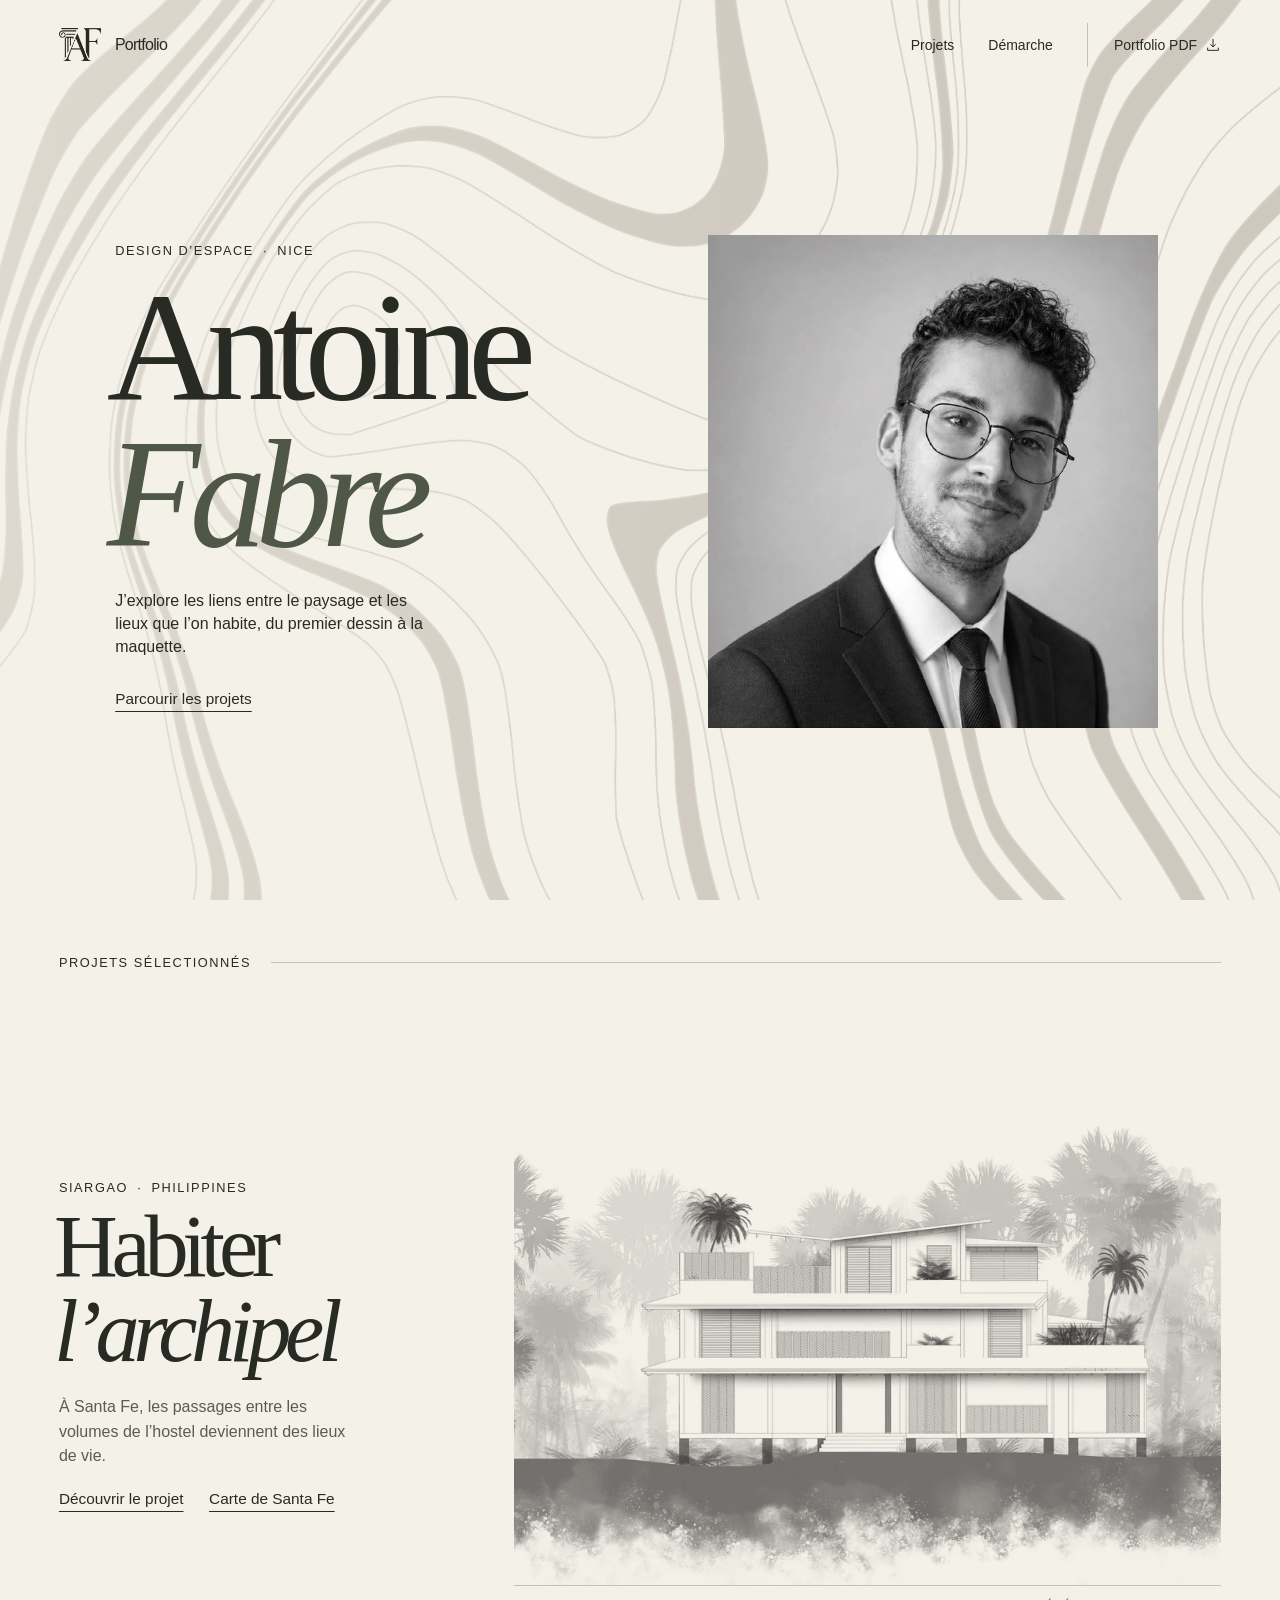
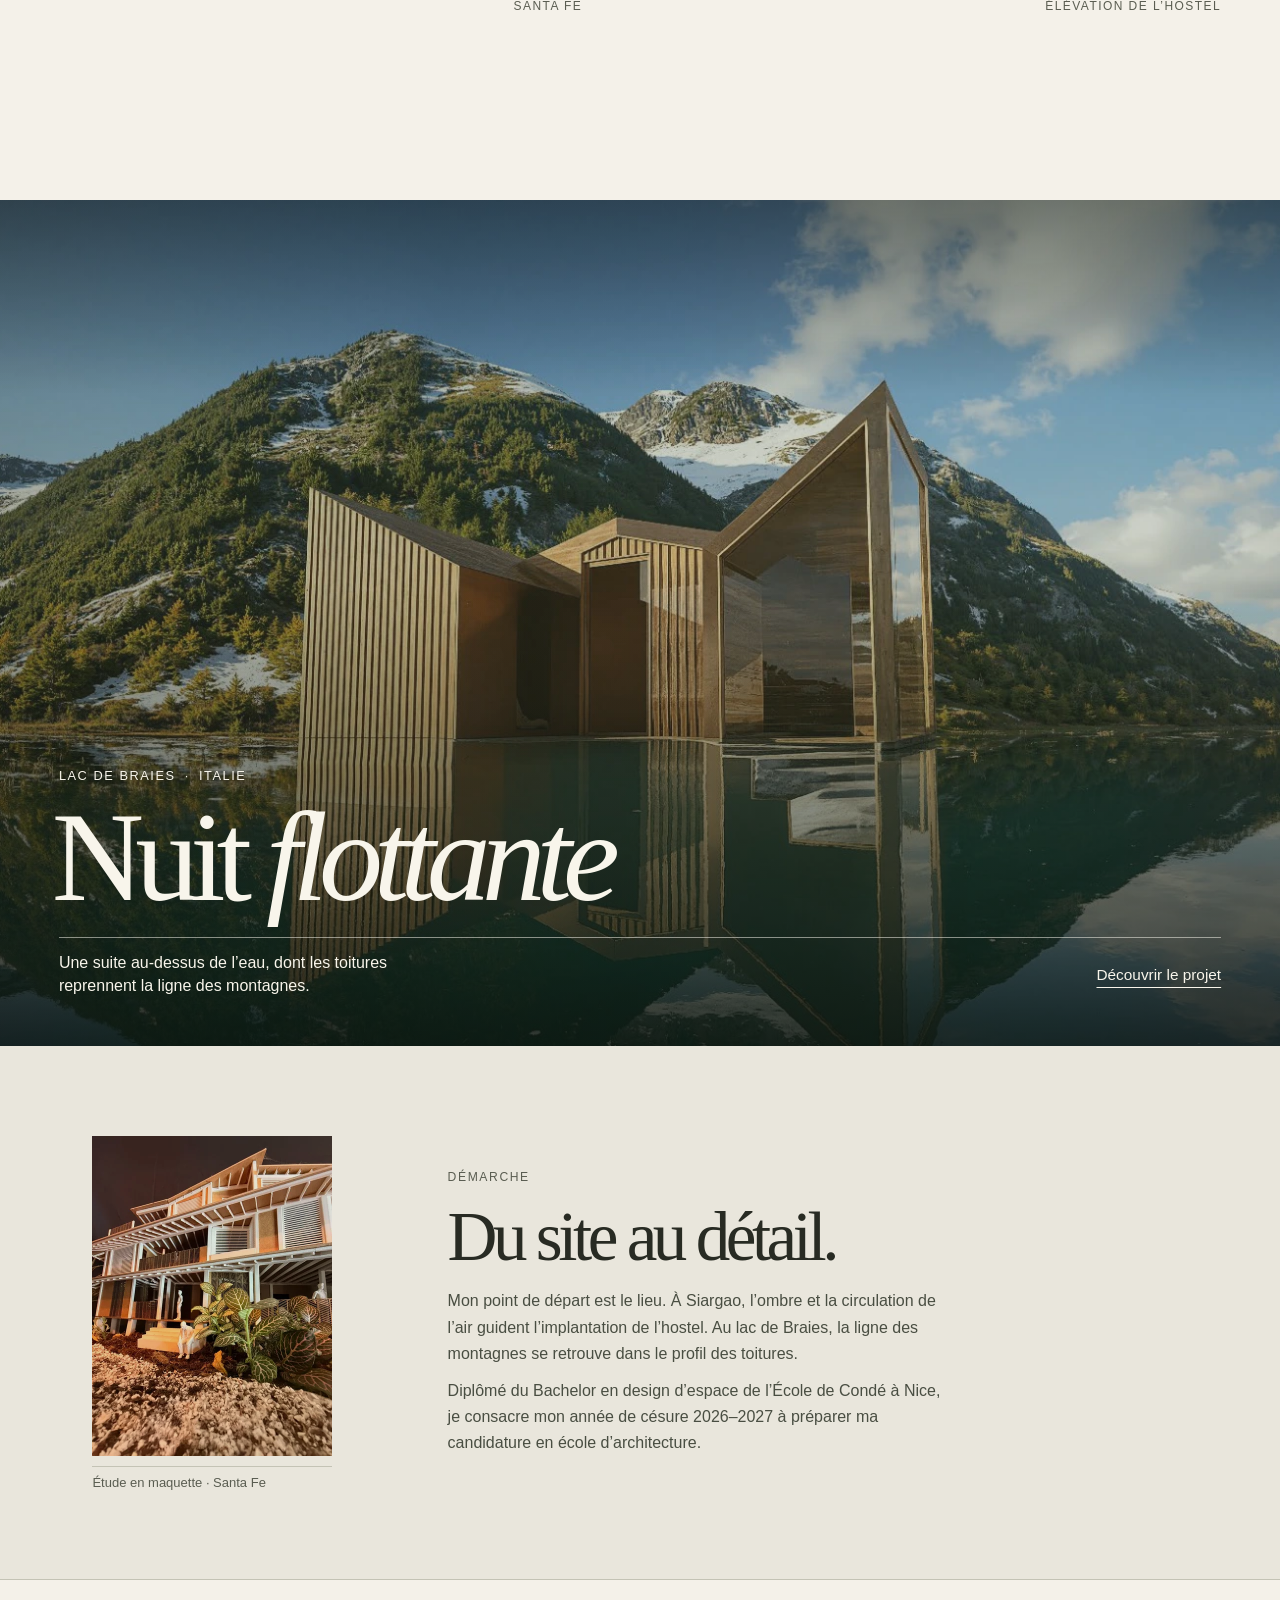
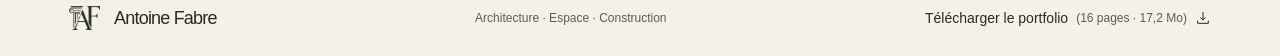
<file: index.html>
<!doctype html><html lang="fr"><head><meta charset="utf-8"><meta name="viewport" content="width=device-width, initial-scale=1"><meta name="theme-color" content="#f4f1e9"><meta name="description" content="Portfolio d’Antoine Fabre, designer d’espace à Nice. Projets, plans, coupes et maquettes."><title>Portfolio — Antoine Fabre</title><link rel="icon" href="assets/monogramme.png"><link rel="stylesheet" href="style.css"><link rel="stylesheet" href="studio.css"><link rel="stylesheet" href="accueil.css"><script defer src="studio.js"></script></head><body class="page-index"><a class="skip" href="#contenu">Aller au contenu</a><header><div class="bar"><a class="identity" href="index.html" aria-label="Antoine Fabre — Accueil"><img src="assets/monogramme.png" alt="" width="319" height="250"><span>Portfolio</span></a><nav aria-label="Navigation principale"><a href="#projets">Projets</a><a href="#demarche">Démarche</a><a href="portfolio-antoine-fabre.pdf" download class="pdf">Portfolio PDF<svg aria-hidden="true" width="16" height="16" viewBox="0 0 24 24" fill="none" stroke="currentColor" stroke-width="1.5"><path d="M12 3v12m-4-4 4 4 4-4M4 16v4h16v-4"/></svg></a></nav></div></header><main id="contenu"><div class="opening">
  <div class="opening-art" aria-hidden="true"></div>
  <section class="introduction" aria-labelledby="signature">
    <div class="cover-type">
      <p class="folio-kicker">Design d’espace <span>·</span> Nice</p>
      <h1 id="signature">Antoine <em>Fabre</em></h1>
      <div class="cover-baseline">
        <p>J’explore les liens entre le paysage et les lieux que l’on habite, du premier dessin à la maquette.</p>
        <a class="text-link" href="#projets">Parcourir les projets</a>
      </div>
    </div>
    <figure class="cover-portrait">
      <img src="assets/antoine-fabre-portrait.webp" width="662" height="724" fetchpriority="high" alt="Portrait en noir et blanc d’Antoine Fabre.">
    </figure>
  </section>
  <section id="projets" class="first-project" aria-labelledby="selection">
    <h2 id="selection" class="section-rule">Projets sélectionnés</h2>
    <div class="project-spread">
      <div class="project-copy">
        <p class="folio-kicker">Siargao <span>·</span> Philippines</p>
        <h3><a href="archipel.html">Habiter <em>l’archipel</em></a></h3>
        <p class="project-description">À Santa Fe, les passages entre les volumes de l’hostel deviennent des lieux de vie.</p>
        <div class="project-actions"><a class="text-link" href="archipel.html">Découvrir le projet</a><a class="text-link" href="archipel.html#site">Carte de Santa Fe</a></div>
      </div>
      <figure class="project-drawing">
        <a href="archipel.html" aria-label="Découvrir Habiter l’archipel"><img src="assets/elevation.webp" srcset="assets/elevation-900.webp 900w, assets/elevation.webp 1800w" sizes="(max-width:760px) 100vw, 64vw" width="1800" height="1272" decoding="async" alt="Élévation de l’hostel dans la végétation de Santa Fe."></a>
        <figcaption>Santa Fe <span>Élévation de l’hostel</span></figcaption>
      </figure>
    </div>
  </section>
</div>
<section class="lake-project" aria-labelledby="lake-title">
  <img class="lake-render" src="assets/suite.webp" srcset="assets/suite-900.webp 900w, assets/suite.webp 1413w" sizes="100vw" loading="lazy" decoding="async" alt="La suite sur pilotis et son reflet dans l’eau du lac de Braies.">
  <div class="lake-copy">
    <p class="folio-kicker">Lac de Braies <span>·</span> Italie</p>
    <h2 id="lake-title"><a href="nuit.html">Nuit <em>flottante</em></a></h2>
    <div class="cover-baseline"><p>Une suite au-dessus de l’eau, dont les toitures reprennent la ligne des montagnes.</p><a class="text-link" href="nuit.html">Découvrir le projet</a></div>
  </div>
</section><section id="demarche" class="approach"><figure class="portrait-study"><img loading="lazy" src="assets/maquette-generale-480.webp" alt="Maquette de l’hostel de Santa Fe" width="480" height="640"><figcaption>Étude en maquette · Santa Fe</figcaption></figure><div><p class="eyebrow">Démarche</p><h2>Du site au détail.</h2><p>Mon point de départ est le lieu. À Siargao, l’ombre et la circulation de l’air guident l’implantation de l’hostel. Au lac de Braies, la ligne des montagnes se retrouve dans le profil des toitures.</p><p>Diplômé du Bachelor en design d’espace de l’École de Condé à Nice, je consacre mon année de césure 2026–2027 à préparer ma candidature en école d’architecture.</p></div></section></main><footer><div class="foot"><a class="identity" href="index.html"><img src="assets/monogramme.png" alt="" width="319" height="250"><span>Antoine Fabre</span></a><span>Architecture · Espace · Construction</span><a href="portfolio-antoine-fabre.pdf" download class="pdf">Télécharger le portfolio <span class="fileinfo">(16 pages · 17,2 Mo)</span><svg aria-hidden="true" width="16" height="16" viewBox="0 0 24 24" fill="none" stroke="currentColor" stroke-width="1.5"><path d="M12 3v12m-4-4 4 4 4-4M4 16v4h16v-4"/></svg></a></div></footer></body></html>
</file>
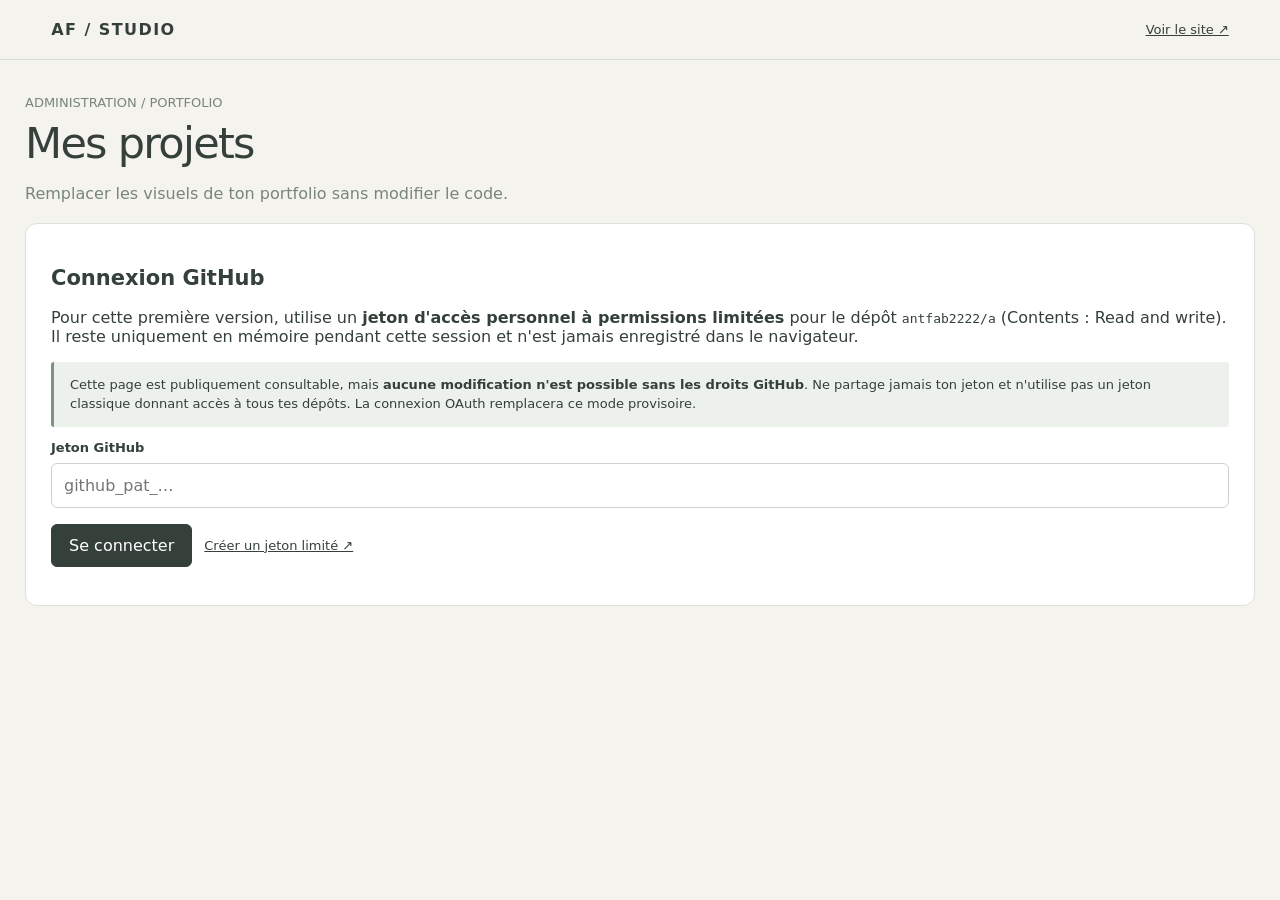
<file: admin/index.html>
<!doctype html>
<html lang="fr"><head><meta charset="utf-8"><meta name="viewport" content="width=device-width,initial-scale=1"><meta name="robots" content="noindex,nofollow"><title>Studio — Administration du portfolio</title>
<style>
:root{font-family:Inter,system-ui,-apple-system,sans-serif;color:#344039;background:#f5f3ee}*{box-sizing:border-box}body{margin:0}button,input,select,textarea{font:inherit}button{cursor:pointer}button:disabled{opacity:.5;cursor:not-allowed}header{padding:20px clamp(20px,4vw,64px);border-bottom:1px solid #d9ded6;display:flex;align-items:center;justify-content:space-between;gap:16px}header b{letter-spacing:.09em}main{max-width:1300px;margin:0 auto;padding:35px 25px 80px}.muted{color:#78857d}.small{font-size:13px}h1{font-size:clamp(27px,4vw,43px);font-weight:500;letter-spacing:-.04em;margin:8px 0}h2{font-size:21px;font-weight:550}.panel{background:white;border:1px solid #dce1da;border-radius:12px;padding:25px;margin:20px 0}.btn{border:1px solid #344039;background:#344039;color:white;border-radius:6px;padding:11px 17px}.btn.alt{background:transparent;color:#344039}.btn.small{padding:7px 11px;font-size:13px}.line{display:flex;gap:12px;align-items:center;flex-wrap:wrap}.between{justify-content:space-between}.field{display:block;width:100%;padding:12px;border:1px solid #ccd4cd;border-radius:6px;background:white;color:#344039;margin:8px 0 16px}label{display:block;font-size:13px;font-weight:600}.grid{display:grid;grid-template-columns:repeat(auto-fill,minmax(240px,1fr));gap:18px;margin-top:20px}.tile{border:1px solid #dce1da;border-radius:10px;overflow:hidden;background:white}.tile img{display:block;width:100%;height:170px;object-fit:cover;background:#e5e9e3}.tile-body{padding:15px}.tile h3{font-size:14px;margin:0 0 5px;overflow-wrap:anywhere}.tile input{max-width:100%;font-size:12px}.hidden{display:none!important}.notice{border-left:3px solid #7d927f;background:#edf1eb;padding:13px 16px;border-radius:3px;line-height:1.5}#status{min-height:20px;margin-top:14px}a{color:inherit}code{overflow-wrap:anywhere}progress{width:100%}@media(max-width:650px){header{padding:18px}main{padding:20px 14px}.panel{padding:16px}}
</style></head>
<body><header><b>AF / STUDIO</b><div class="line"><a class="small" href="../index.html">Voir le site ↗</a><button class="btn alt small hidden" id="logout">Déconnexion</button></div></header>
<main><div class="muted small">ADMINISTRATION / PORTFOLIO</div><h1>Mes projets</h1><p class="muted">Remplacer les visuels de ton portfolio sans modifier le code.</p>
<section class="panel" id="login"><h2>Connexion GitHub</h2><p>Pour cette première version, utilise un <strong>jeton d'accès personnel à permissions limitées</strong> pour le dépôt <code>antfab2222/a</code> (Contents : Read and write). Il reste uniquement en mémoire pendant cette session et n'est jamais enregistré dans le navigateur.</p><p class="notice small">Cette page est publiquement consultable, mais <strong>aucune modification n'est possible sans les droits GitHub</strong>. Ne partage jamais ton jeton et n'utilise pas un jeton classique donnant accès à tous tes dépôts. La connexion OAuth remplacera ce mode provisoire.</p>
<label for="token">Jeton GitHub</label><input class="field" type="password" id="token" autocomplete="off" placeholder="github_pat_…"><div class="line"><button class="btn" id="connect">Se connecter</button><a class="small" target="_blank" rel="noopener noreferrer" href="https://github.com/settings/personal-access-tokens/new">Créer un jeton limité ↗</a></div><p class="small muted" id="loginStatus"></p></section>
<section id="dashboard" class="hidden"><div class="panel"><div class="line between"><div><label for="project">Projet</label><select id="project" class="field" style="min-width:250px;margin-bottom:0"><option value="archipel">Habiter l'Archipel</option><option value="nayka">Nayka</option><option value="odyssee">Odyssée Médicale</option><option value="techniques">Études techniques</option></select></div><div class="small muted">Les remplacements sont publiés sur GitHub après confirmation.</div></div></div>
<div class="notice small">Sélectionne « Choisir un fichier » sous une image, puis « Remplacer ». Une confirmation sera demandée avant toute publication. Les anciennes versions restent récupérables dans l'historique GitHub. Les images affichées ici sont celles déjà utilisées par tes pages.</div>
<div class="line between"><h2>Images du projet</h2><button class="btn alt small" id="refresh">Actualiser</button></div><div id="images" class="grid"></div>
<div class="panel"><h2>Ajouter un nouveau visuel</h2><p class="small muted">Ajoute un fichier dans le dossier du projet. Pour l'instant, l'ajout ne l'insère pas automatiquement dans la mise en page du site ; cette fonctionnalité arrive ensuite.</p><label for="newFile">Image JPG, PNG ou WebP</label><input class="field" type="file" id="newFile" accept="image/jpeg,image/png,image/webp"><button class="btn alt" id="upload">Importer dans le dépôt</button></div></section><p id="status" role="status" aria-live="polite"></p></main>
<script>
(()=>{
'use strict';
const owner='antfab2222',repo='a',branch='main';let token=null,known=[];
const $=id=>document.getElementById(id), status=(msg,error=false)=>{ $('status').textContent=msg;$('status').style.color=error?'#a43737':'#344039';};
const projectFiles={archipel:['archipel-hero.jpg','archipel-exterior-1.jpg','archipel-exterior-2.jpg','archipel-bar.jpg','archipel-dorm.jpg','archipel-circulation.jpg','archipel-plan-rdc.jpg','archipel-plans-etages.jpg','archipel-coupes.jpg','archipel-facades.jpg','archipel-a1.jpg','habiter-archipel-maquette-1.png','habiter-archipel-maquette-2.png'],nayka:['nayka-hero.png','nayka-entree.png','nayka-salon.png','nayka-cuisine.png','nayka-plan-r2.png','nayka-plan-r3.png','nayka-coupe-r2.png','nayka-coupe-r3.png','nayka-a1.png','nayka-maquette-1.png','nayka-maquette-2.png'],odyssee:['odyssee-hero.png','odyssee-tranquillite.png','odyssee-lagon.png','odyssee-restauration.png','odyssee-zoning.png','odyssee-plan-general.png','odyssee-maquette-1.png','odyssee-maquette-2.png'],techniques:['techniques-hero.png','tech-restaurant-plan.png','tech-studio-plan.png','tech-escalier-plan-rdc.png']};
async function api(path,options={}){const response=await fetch('https://api.github.com/repos/'+owner+'/'+repo+'/contents/'+path+(options.method?'':'?ref='+branch),{...options,headers:{Accept:'application/vnd.github+json',Authorization:'Bearer '+token,'X-GitHub-Api-Version':'2022-11-28',...(options.headers||{})}});let data=await response.json().catch(()=>({}));if(!response.ok)throw Error(data.message||'Erreur GitHub '+response.status);return data;}
async function connect(){let t=$('token').value.trim();if(!t)return;$('connect').disabled=true;$('loginStatus').textContent='Vérification des accès…';try{token=t;await api('index.html');$('token').value='';$('login').classList.add('hidden');$('dashboard').classList.remove('hidden');$('logout').classList.remove('hidden');render();status('Connexion établie.');}catch(e){token=null;$('loginStatus').textContent='Connexion impossible : '+e.message;}finally{$('connect').disabled=false;}}
function logout(){token=null;known=[];$('dashboard').classList.add('hidden');$('logout').classList.add('hidden');$('login').classList.remove('hidden');$('images').replaceChildren();status('Déconnecté.');}
function render(){const files=projectFiles[$('project').value];$('images').replaceChildren();for(const name of files){const path='images/'+name;const tile=document.createElement('article');tile.className='tile';const img=document.createElement('img');img.loading='lazy';img.alt=name;img.src='../'+path+'?v='+Date.now();img.onerror=()=>{img.style.opacity='.25';};const body=document.createElement('div');body.className='tile-body';const title=document.createElement('h3');title.textContent=name;const picker=document.createElement('input');picker.type='file';picker.accept='image/jpeg,image/png,image/webp';picker.setAttribute('aria-label','Remplacer '+name);const btn=document.createElement('button');btn.className='btn small';btn.textContent='Remplacer';btn.onclick=()=>replace(path,picker,btn,img);body.append(title,picker,btn);tile.append(img,body);$('images').append(tile);}}
function toBase64(file){return new Promise((resolve,reject)=>{const r=new FileReader();r.onload=()=>resolve(String(r.result).split(',')[1]);r.onerror=()=>reject(Error('Lecture impossible'));r.readAsDataURL(file);});}
function valid(file,path){if(!file)throw Error('Choisis une image.');if(file.size>15*1024*1024)throw Error('Fichier trop volumineux (maximum 15 Mo).');const ext=path.split('.').pop().toLowerCase();const types={jpg:'image/jpeg',jpeg:'image/jpeg',png:'image/png',webp:'image/webp'};if(types[ext]!==file.type)throw Error('Le format du fichier doit correspondre à '+ext+'.');}
async function replace(path,picker,btn,img){try{const file=picker.files[0];valid(file,path);if(!confirm('Publier le remplacement de '+path+' sur le site public ?'))return;btn.disabled=true;status('Envoi de '+path+'…');let old;try{old=await api(path);}catch(e){if(!/Not Found/i.test(e.message))throw e;}const body={message:'Portfolio admin: update '+path,content:await toBase64(file),branch};if(old?.sha)body.sha=old.sha;await api(path,{method:'PUT',headers:{'Content-Type':'application/json'},body:JSON.stringify(body)});img.src=URL.createObjectURL(file);status('Image publiée dans GitHub. Attends quelques minutes pour GitHub Pages.');}catch(e){status(e.message,true);}finally{btn.disabled=false;}}
async function upload(){const file=$('newFile').files[0];const btn=$('upload');try{if(!file)throw Error('Choisis un fichier.');if(!['image/jpeg','image/png','image/webp'].includes(file.type))throw Error('Format non accepté.');if(file.size>15*1024*1024)throw Error('Maximum 15 Mo.');const safe=file.name.toLowerCase().normalize('NFD').replace(/[\u0300-\u036f]/g,'').replace(/[^a-z0-9._-]/g,'-');const path='images/uploads/'+$('project').value+'-'+safe;if(!confirm('Importer '+path+' dans GitHub ?'))return;btn.disabled=true;status('Import en cours…');await api(path,{method:'PUT',headers:{'Content-Type':'application/json'},body:JSON.stringify({message:'Portfolio admin: upload '+path,content:await toBase64(file),branch})});status('Image importée : '+path+'. Elle n’est pas encore insérée sur la page publique.');$('newFile').value='';}catch(e){status(e.message,true);}finally{btn.disabled=false;}}
$('connect').onclick=connect;$('logout').onclick=logout;$('project').onchange=render;$('refresh').onclick=render;$('upload').onclick=upload;$('token').addEventListener('keydown',e=>{if(e.key==='Enter')connect();});
})();
</script></body></html>
</file>
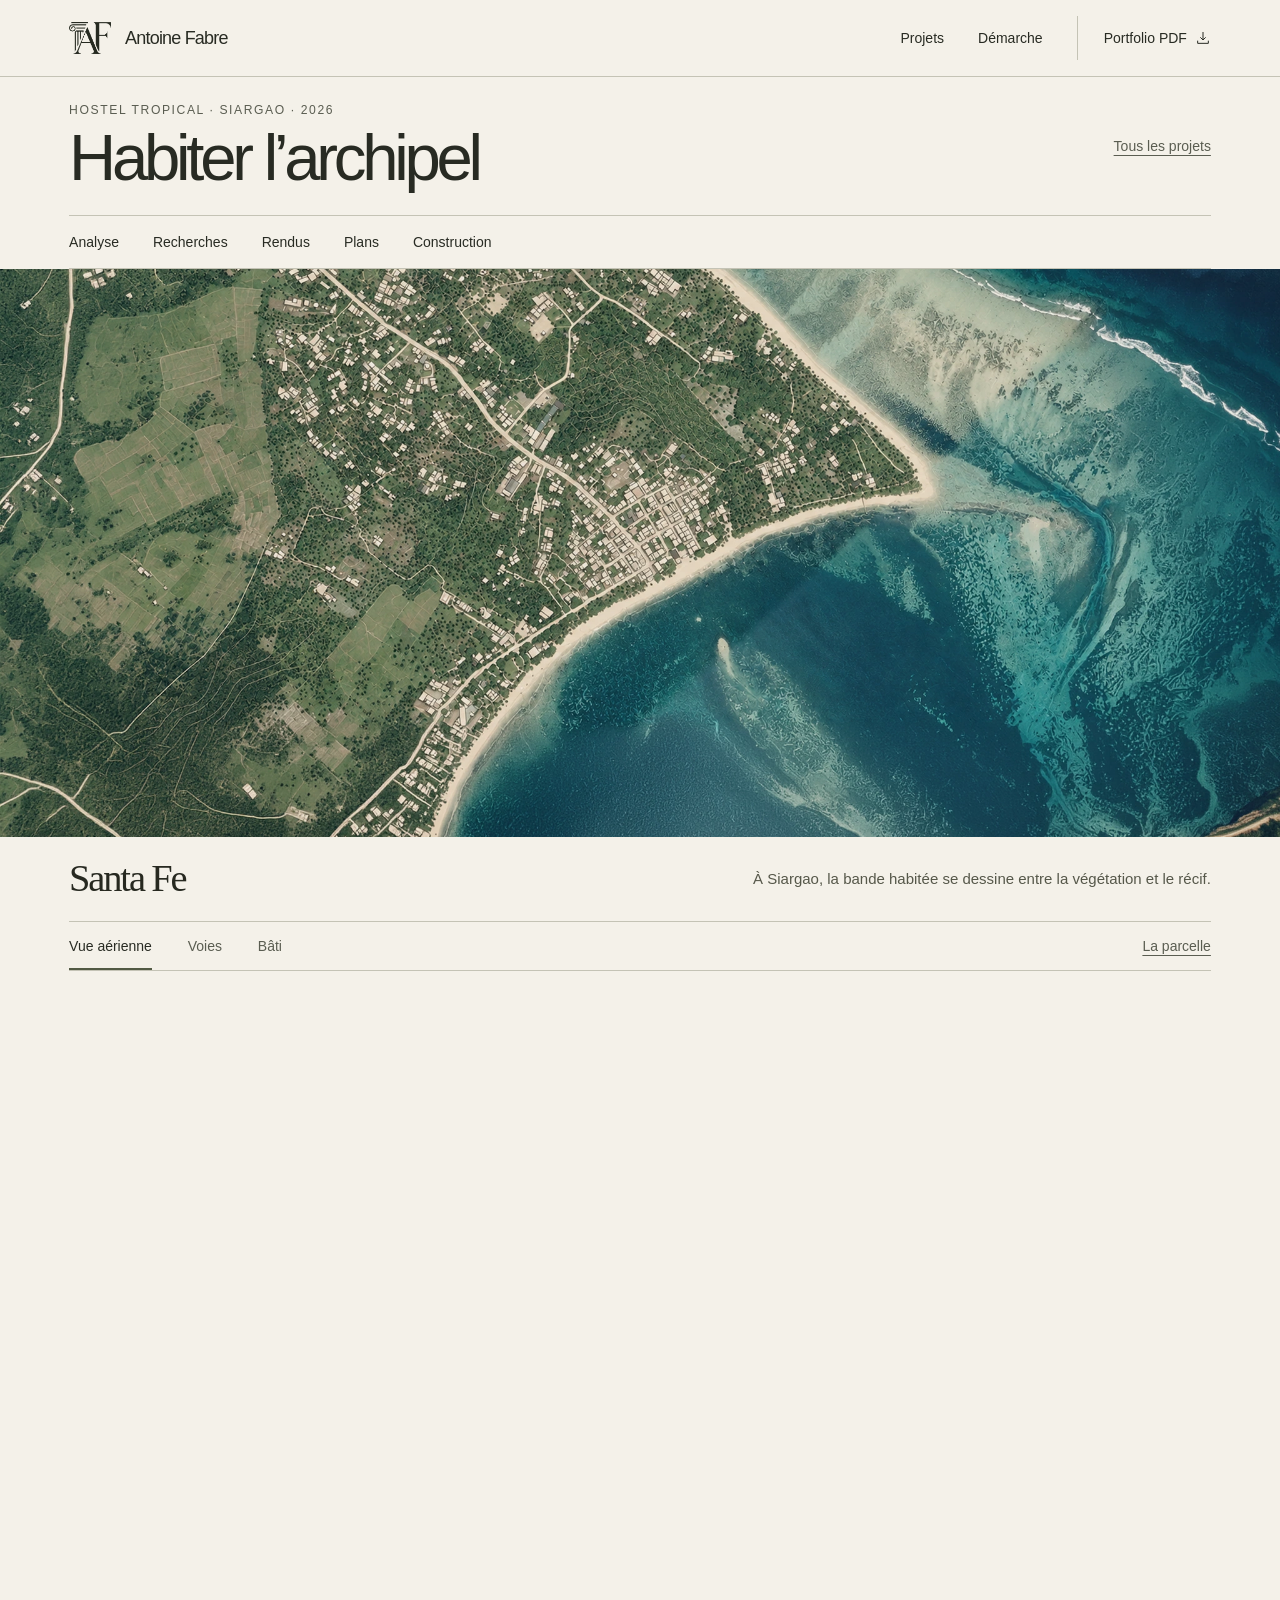
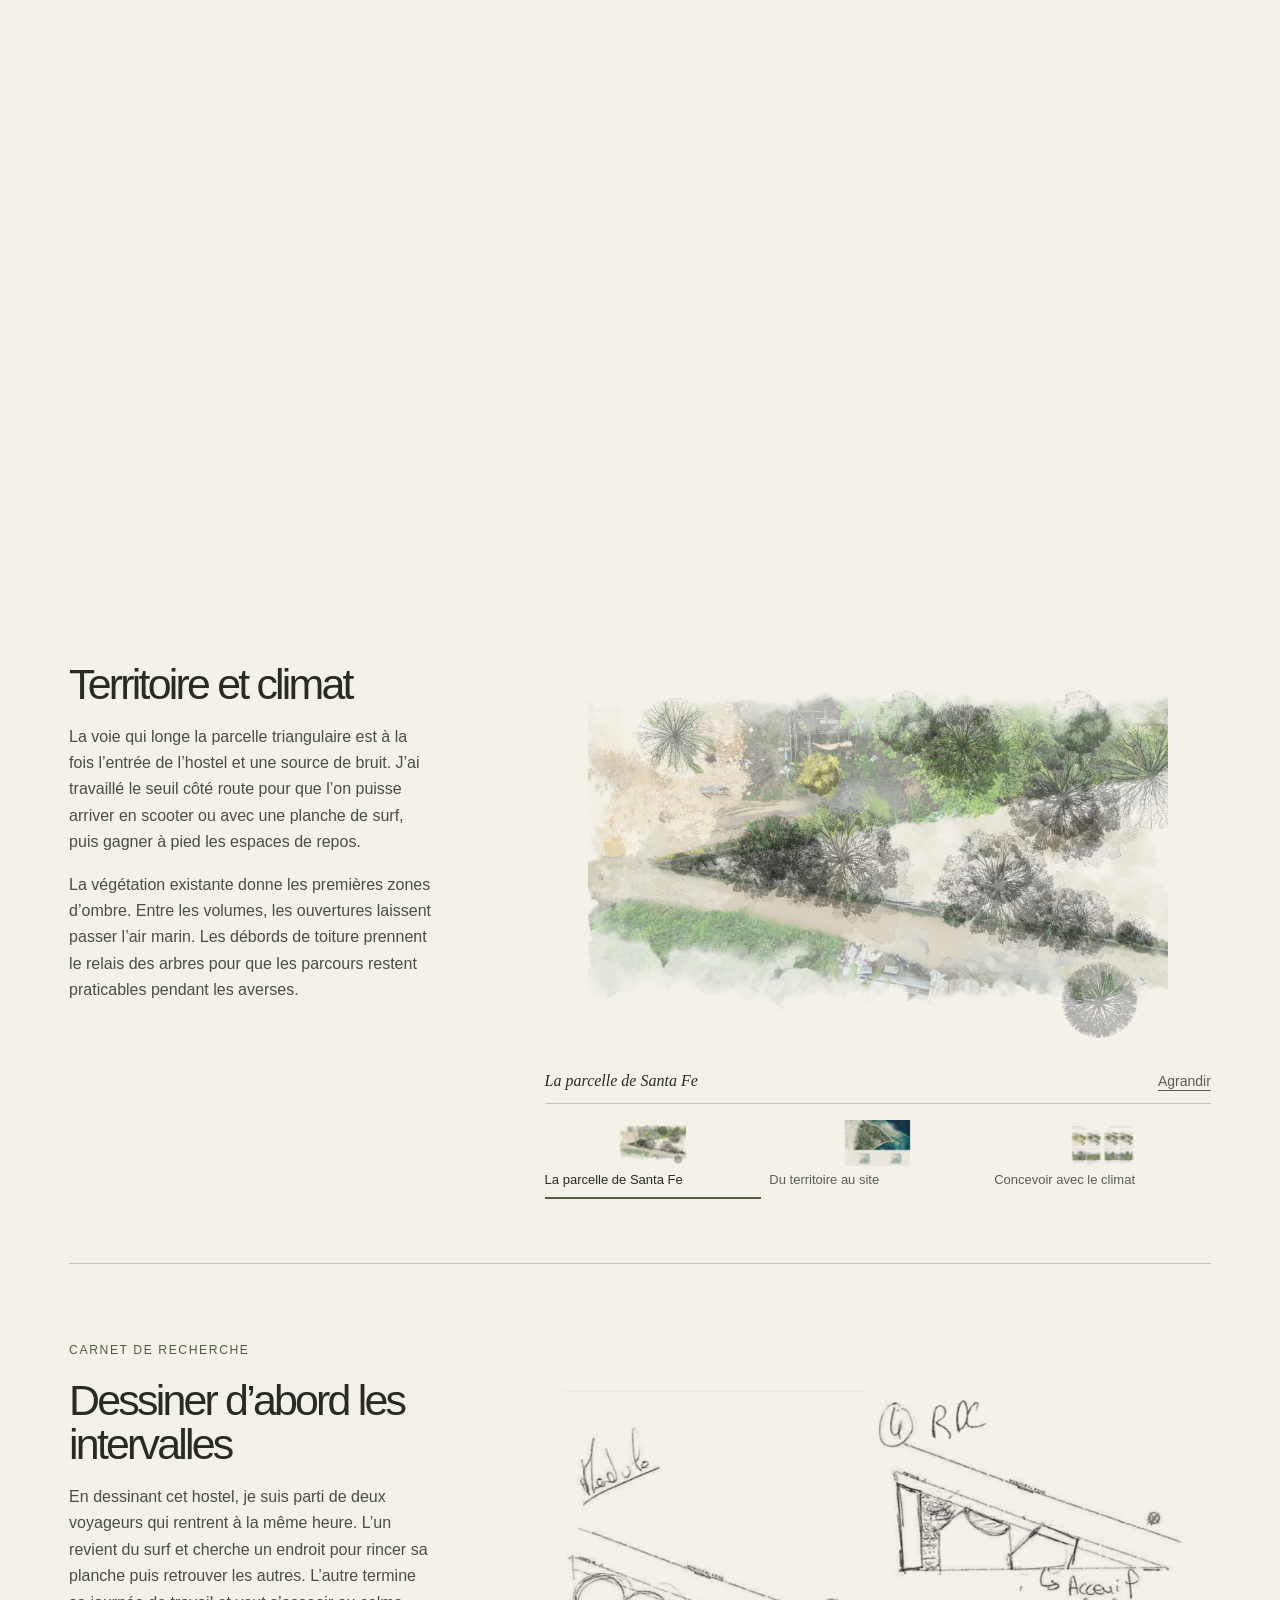
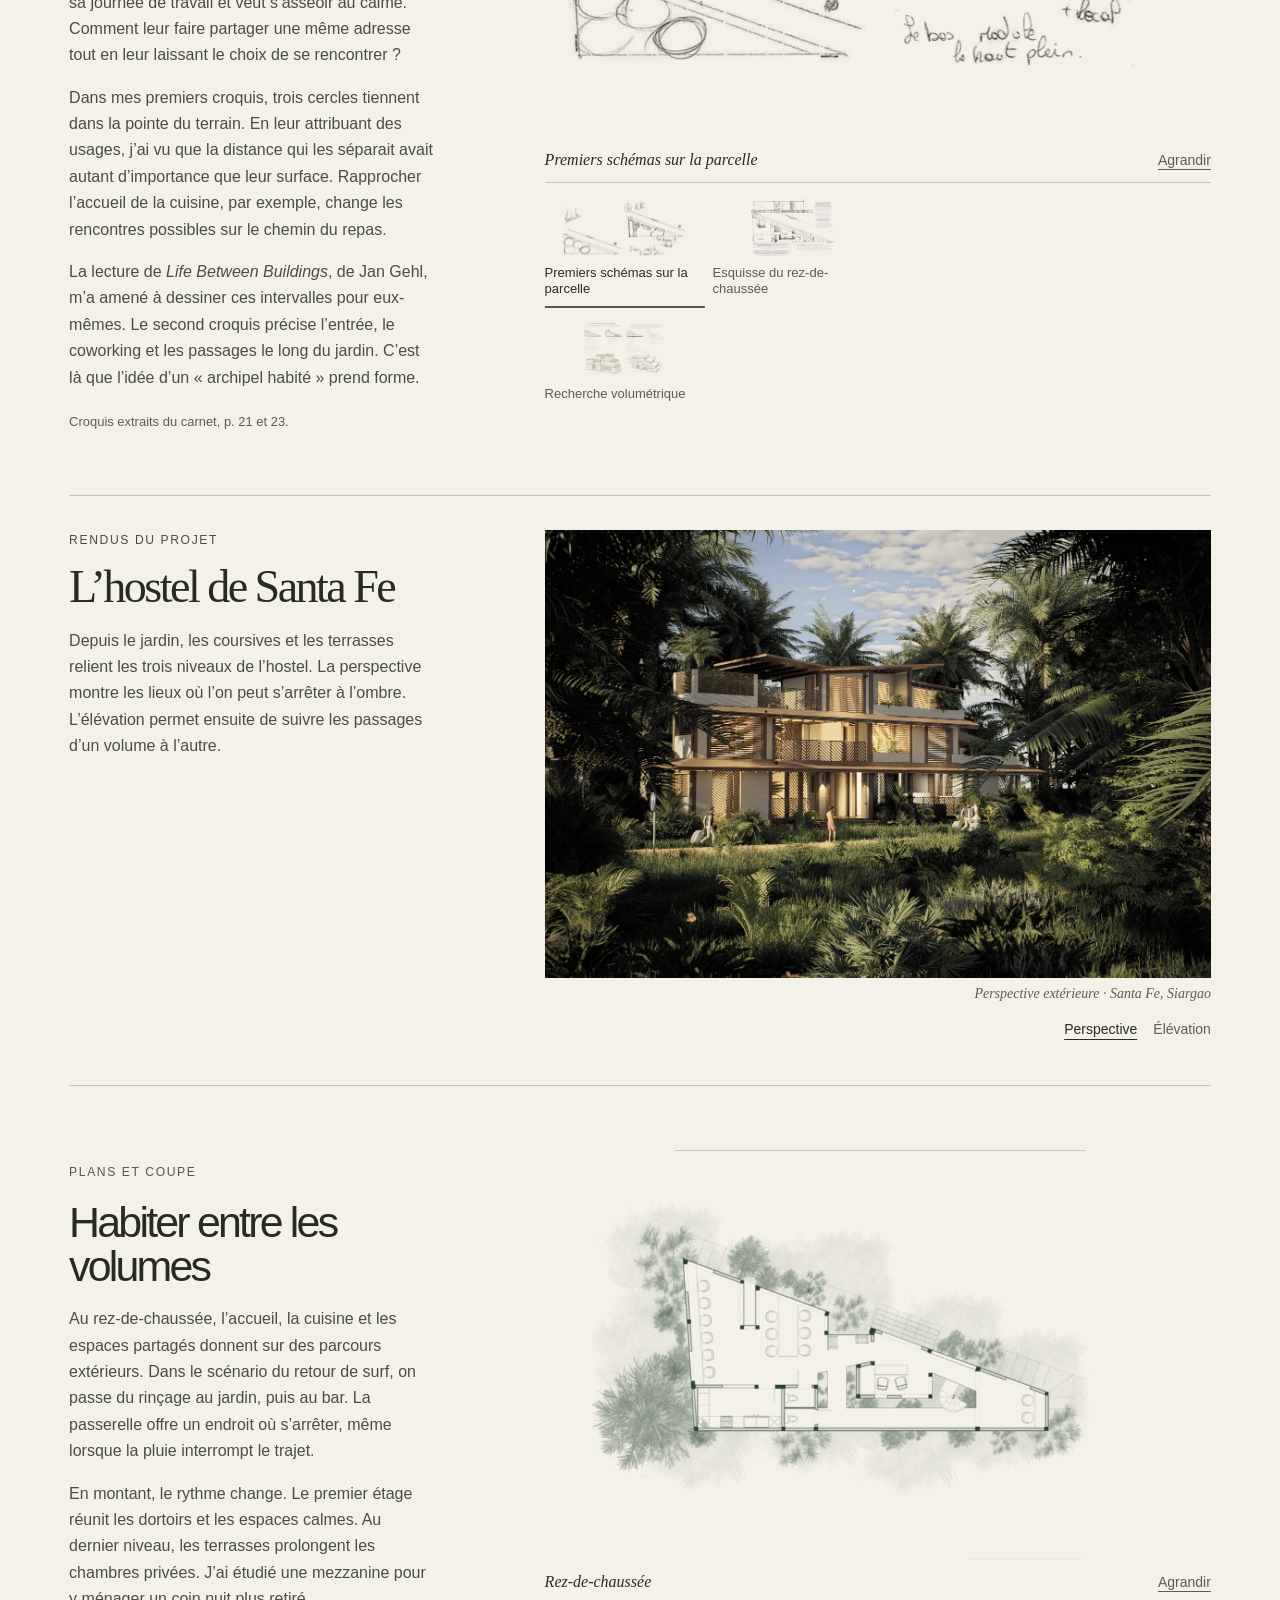
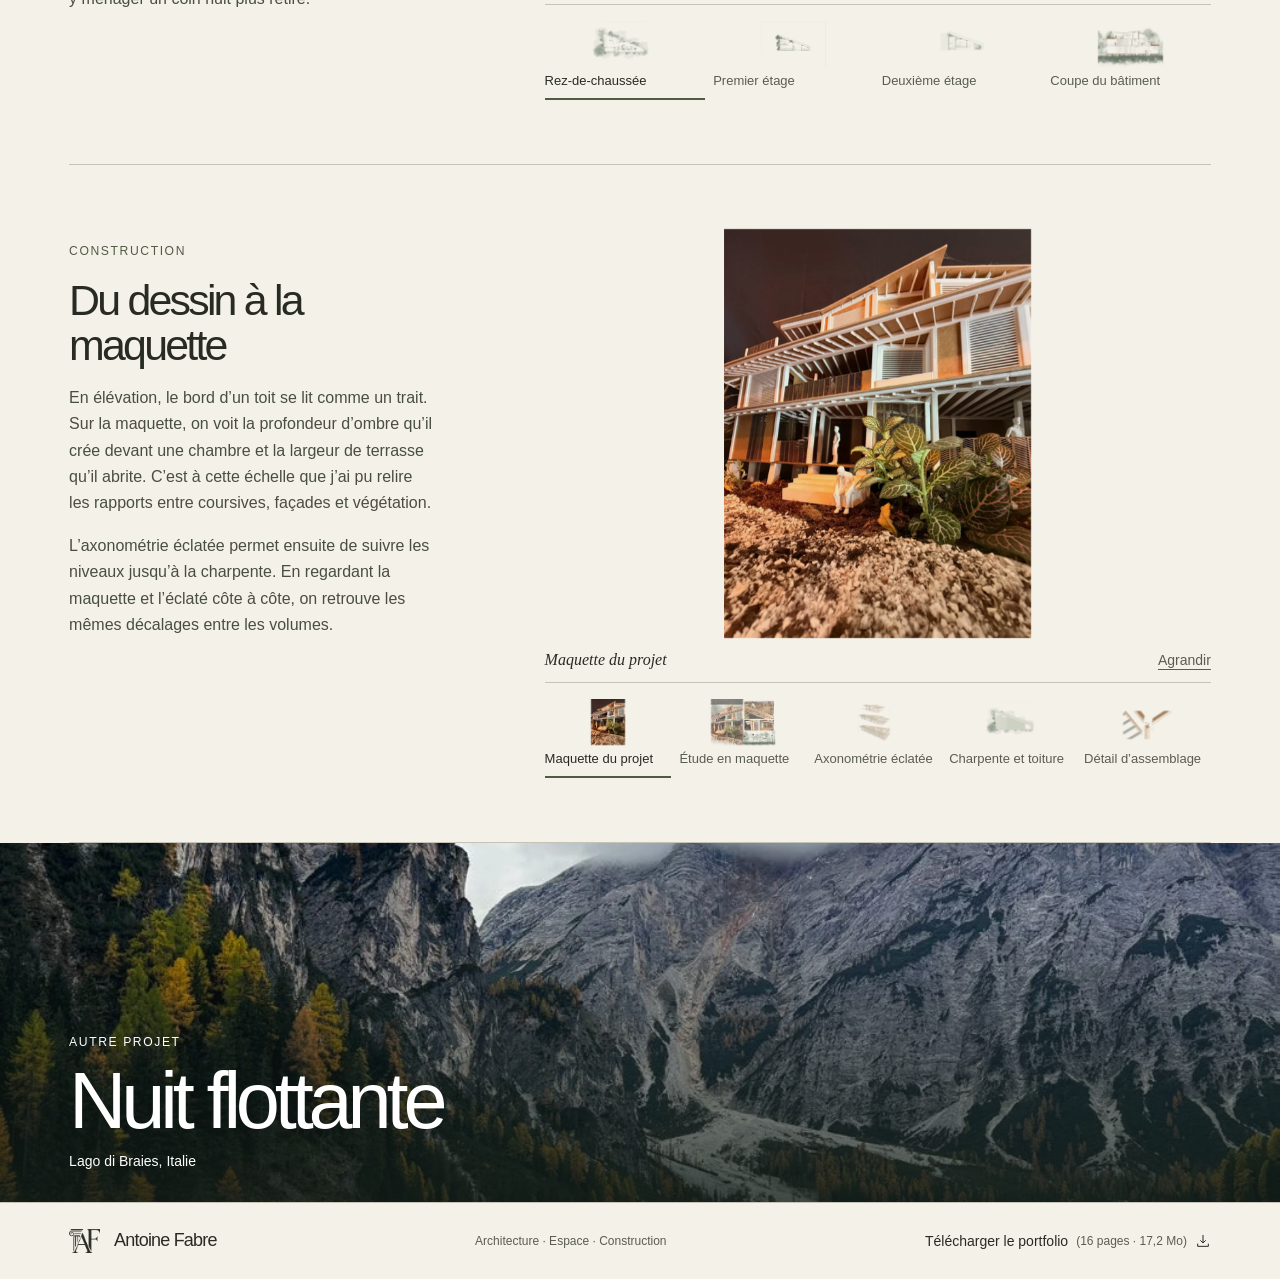
<file: archipel.html>
<!doctype html><html lang="fr"><head><meta charset="utf-8"><meta name="viewport" content="width=device-width, initial-scale=1"><meta name="theme-color" content="#f7f5ee"><meta name="description" content="À Santa Fe, un hostel tropical en trois niveaux. Étude du climat, plans, coupe, charpente et maquette par Antoine Fabre."><title>Habiter l’archipel — Antoine Fabre</title><link rel="icon" href="assets/monogramme.png"><link rel="stylesheet" href="style.css"><script defer src="app.js"></script><link rel="stylesheet" href="territoire.css"><script defer src="territoire.js"></script><link rel="stylesheet" href="studio.css"><link rel="stylesheet" href="entree-archipel.css"><script src="entree-archipel.js"></script></head><body class="page-archipel">
<div class="archipel-entry">
  <div class="entry-window" aria-hidden="true">
    <div class="entry-shade"></div>
    <div class="entry-inscription">
      <p class="entry-title">Habiter <em>l’archipel</em></p>
      <p class="entry-place">Santa Fe <span>·</span> Siargao</p>
    </div>
  </div>
  <button class="entry-skip" type="button">Passer l’introduction</button>
</div>
<a class="skip" href="#contenu">Aller au contenu</a><header><div class="bar"><a class="identity" href="index.html" aria-label="Antoine Fabre — Accueil"><img src="assets/monogramme.png" alt="" width="319" height="250"><span>Antoine Fabre</span></a><nav aria-label="Navigation principale"><a href="index.html#projets">Projets</a><a href="index.html#demarche">Démarche</a><a href="portfolio-antoine-fabre.pdf" download class="pdf">Portfolio PDF<svg aria-hidden="true" width="16" height="16" viewBox="0 0 24 24" fill="none" stroke="currentColor" stroke-width="1.5"><path d="M12 3v12m-4-4 4 4 4-4M4 16v4h16v-4"/></svg></a></nav></div></header><main id="contenu"><div class="titleblock map-title"><div><p class="eyebrow">Hostel tropical · Siargao · 2026</p><h1>Habiter l’archipel</h1></div><a href="index.html#projets" class="return">Tous les projets</a></div><nav class="chapternav" aria-label="Chapitres du projet"><a href="#site">Analyse</a><a href="#recherches">Recherches</a><a href="#rendus">Rendus</a><a href="#espaces">Plans</a><a href="#construction">Construction</a></nav><section id="site" class="territoire" aria-label="Analyse du site de Santa Fe">
<div class="map-story aligned-map">
 <div class="map-stage">
  <div class="map-canvas">
   <div class="map-panel aligned-map-panel" id="santa-fe-vue">
    <img src="assets/santa-fe-registre-vue.webp" srcset="assets/santa-fe-registre-vue-900.webp 900w, assets/santa-fe-registre-vue.webp 2048w" sizes="100vw" width="2048" height="1447" alt="Vue aérienne du littoral de Santa Fe, entre l’intérieur de l’île et le récif." fetchpriority="high">
    <div class="map-reading"><h2>Santa Fe</h2><p>À Siargao, la bande habitée se dessine entre la végétation et le récif.</p></div>
   </div>
   <div class="map-panel aligned-map-panel" id="santa-fe-voies">
    <img src="assets/santa-fe-registre-voies.webp" srcset="assets/santa-fe-registre-voies-900.webp 900w, assets/santa-fe-registre-voies.webp 2048w" sizes="100vw" width="2048" height="1447" alt="Tracé des routes sur le même littoral de Santa Fe." decoding="async">
    <div class="map-reading"><h2>Les voies</h2><p>Les axes relient l’intérieur de l’île au littoral. Une voie secondaire dessert la parcelle.</p></div>
   </div>
   <div class="map-panel aligned-map-panel" id="santa-fe-bati">
    <img src="assets/santa-fe-registre-bati.webp" srcset="assets/santa-fe-registre-bati-900.webp 900w, assets/santa-fe-registre-bati.webp 2048w" sizes="100vw" width="2048" height="1447" alt="Empreintes des constructions sur le même littoral de Santa Fe." decoding="async">
    <div class="map-reading"><h2>Le bâti</h2><p>Les constructions se resserrent près du rivage et se dispersent vers l’intérieur.</p></div>
   </div>
  </div>
  <nav class="map-index" aria-label="Lectures de la carte"><div><a href="#santa-fe-vue">Vue aérienne</a><a href="#santa-fe-voies">Voies</a><a href="#santa-fe-bati">Bâti</a></div><a href="#parcelle">La parcelle</a></nav>
 </div>
</div><section class="chapter" id="parcelle"><div class="chaptertext"><h2>Territoire et climat</h2><p>La voie qui longe la parcelle triangulaire est à la fois l’entrée de l’hostel et une source de bruit. J’ai travaillé le seuil côté route pour que l’on puisse arriver en scooter ou avec une planche de surf, puis gagner à pied les espaces de repos.</p><p>La végétation existante donne les premières zones d’ombre. Entre les volumes, les ouvertures laissent passer l’air marin. Les débords de toiture prennent le relais des arbres pour que les parcours restent praticables pendant les averses.</p></div><div class="drawingarea"><figure><a class="expand" href="assets/site-aquarelle.webp" aria-label="Agrandir — La parcelle de Santa Fe"><img src="assets/site-aquarelle.webp" alt="La parcelle de Santa Fe" loading="lazy" width="2048" height="1448" srcset="assets/site-aquarelle-480.webp 480w, assets/site-aquarelle-900.webp 900w, assets/site-aquarelle.webp 2048w" sizes="(max-width:620px) 90vw, 54vw"></a><figcaption><span aria-live="polite">La parcelle de Santa Fe</span><button class="enlarge" type="button" hidden>Agrandir</button></figcaption></figure><nav class="choices" aria-label="Documents du chapitre"><a href="assets/site-aquarelle.webp" data-document aria-current="true"><img loading="lazy" src="assets/site-aquarelle-vignette.webp" alt="" width="80" height="48"><span>La parcelle de Santa Fe</span></a><a href="assets/planche-5.webp" data-document aria-current="false"><img loading="lazy" src="assets/planche-5-vignette.webp" alt="" width="80" height="48"><span>Du territoire au site</span></a><a href="assets/planche-6.webp" data-document aria-current="false"><img loading="lazy" src="assets/planche-6-vignette.webp" alt="" width="80" height="48"><span>Concevoir avec le climat</span></a></nav></div></section></section><section id="recherches" class="chapter from-notebook">
  <div class="chaptertext"><p class="eyebrow">Carnet de recherche</p><h2>Dessiner d’abord les intervalles</h2><p>En dessinant cet hostel, je suis parti de deux voyageurs qui rentrent à la même heure. L’un revient du surf et cherche un endroit pour rincer sa planche puis retrouver les autres. L’autre termine sa journée de travail et veut s’asseoir au calme. Comment leur faire partager une même adresse tout en leur laissant le choix de se rencontrer ?</p><p>Dans mes premiers croquis, trois cercles tiennent dans la pointe du terrain. En leur attribuant des usages, j’ai vu que la distance qui les séparait avait autant d’importance que leur surface. Rapprocher l’accueil de la cuisine, par exemple, change les rencontres possibles sur le chemin du repas.</p><p>La lecture de <cite>Life Between Buildings</cite>, de Jan Gehl, m’a amené à dessiner ces intervalles pour eux-mêmes. Le second croquis précise l’entrée, le coworking et les passages le long du jardin. C’est là que l’idée d’un « archipel habité » prend forme.</p><small class="notebook-source">Croquis extraits du carnet, p. 21 et 23.</small></div>
  <div class="drawingarea">
    <figure><a class="expand" href="assets/archipel-esquisses.webp" aria-label="Agrandir — Premiers schémas sur la parcelle"><img src="assets/archipel-esquisses.webp" width="873" height="392" alt="Deux croquis à la main, des premiers cercles à la répartition des modules sur le terrain triangulaire." loading="lazy"></a>
    <figcaption><span aria-live="polite">Premiers schémas sur la parcelle</span><button class="enlarge" type="button" hidden>Agrandir</button></figcaption></figure>
    <nav class="choices" aria-label="Documents du chapitre"><a href="assets/archipel-esquisses.webp" data-document aria-current="true"><img loading="lazy" src="assets/archipel-esquisses-vignette.webp" alt="" width="80" height="48"><span>Premiers schémas sur la parcelle</span></a>
<a href="assets/archipel-plan-main.webp" data-document aria-current="false"><img loading="lazy" src="assets/archipel-plan-main-vignette.webp" alt="" width="80" height="48"><span>Esquisse du rez-de-chaussée</span></a><a href="assets/planche-7.webp" data-document aria-current="false"><img loading="lazy" src="assets/planche-7-vignette.webp" alt="" width="80" height="48"><span>Recherche volumétrique</span></a></nav>
  </div>
</section>
<section id="rendus" class="projectintro archipel after-map"><div class="titleblock"><p class="eyebrow">Rendus du projet</p><h2>L’hostel de Santa Fe</h2><p>Depuis le jardin, les coursives et les terrasses relient les trois niveaux de l’hostel. La perspective montre les lieux où l’on peut s’arrêter à l’ombre. L’élévation permet ensuite de suivre les passages d’un volume à l’autre.</p></div><figure class="projecthero"><a class="expand" href="assets/render.webp" aria-label="Agrandir — Habiter l’archipel"><img src="assets/render.webp" alt="Habiter l’archipel — Perspective extérieure" width="1440" height="1079" srcset="assets/render-480.webp 480w, assets/render-900.webp 900w, assets/render.webp 1440w" sizes="89vw"></a><figcaption><span class="hero-caption">Perspective extérieure · Santa Fe, Siargao</span></figcaption><nav class="choices hero-choices" aria-label="Représentation du projet"><a href="assets/render.webp" aria-current="true" data-caption="Perspective extérieure">Perspective</a><a href="assets/elevation.webp" aria-current="false" data-caption="Élévation">Élévation</a></nav></figure></section>
<section class="chapter" id="espaces"><div class="chaptertext"><p class="eyebrow">Plans et coupe</p><h2>Habiter entre les volumes</h2><p>Au rez-de-chaussée, l’accueil, la cuisine et les espaces partagés donnent sur des parcours extérieurs. Dans le scénario du retour de surf, on passe du rinçage au jardin, puis au bar. La passerelle offre un endroit où s’arrêter, même lorsque la pluie interrompt le trajet.</p><p>En montant, le rythme change. Le premier étage réunit les dortoirs et les espaces calmes. Au dernier niveau, les terrasses prolongent les chambres privées. J’ai étudié une mezzanine pour y ménager un coin nuit plus retiré.</p></div><div class="drawingarea"><figure><a class="expand" href="assets/plan-rdc.webp" aria-label="Agrandir — Rez-de-chaussée"><img src="assets/plan-rdc.webp" alt="Rez-de-chaussée" loading="lazy" width="2048" height="1466" srcset="assets/plan-rdc-480.webp 480w, assets/plan-rdc-900.webp 900w, assets/plan-rdc.webp 2048w" sizes="(max-width:620px) 90vw, 54vw"></a><figcaption><span aria-live="polite">Rez-de-chaussée</span><button class="enlarge" type="button" hidden>Agrandir</button></figcaption></figure><nav class="choices" aria-label="Documents du chapitre"><a href="assets/plan-rdc.webp" data-document aria-current="true"><img loading="lazy" src="assets/plan-rdc-vignette.webp" alt="" width="80" height="48"><span>Rez-de-chaussée</span></a><a href="assets/plan-r1.webp" data-document aria-current="false"><img loading="lazy" src="assets/plan-r1-vignette.webp" alt="" width="80" height="48"><span>Premier étage</span></a><a href="assets/plan-r2.webp" data-document aria-current="false"><img loading="lazy" src="assets/plan-r2-vignette.webp" alt="" width="80" height="48"><span>Deuxième étage</span></a><a href="assets/coupe.webp" data-document aria-current="false"><img loading="lazy" src="assets/coupe-vignette.webp" alt="" width="80" height="48"><span>Coupe du bâtiment</span></a></nav></div></section>
<section class="chapter" id="construction"><div class="chaptertext"><p class="eyebrow">Construction</p><h2>Du dessin à la maquette</h2><p>En élévation, le bord d’un toit se lit comme un trait. Sur la maquette, on voit la profondeur d’ombre qu’il crée devant une chambre et la largeur de terrasse qu’il abrite. C’est à cette échelle que j’ai pu relire les rapports entre coursives, façades et végétation.</p><p>L’axonométrie éclatée permet ensuite de suivre les niveaux jusqu’à la charpente. En regardant la maquette et l’éclaté côte à côte, on retrouve les mêmes décalages entre les volumes.</p></div><div class="drawingarea"><figure><a class="expand" href="assets/maquette-generale.webp" aria-label="Agrandir — Maquette du projet"><img src="assets/maquette-generale.webp" alt="Maquette du projet" loading="lazy" width="1536" height="2048" srcset="assets/maquette-generale-480.webp 480w, assets/maquette-generale-900.webp 900w, assets/maquette-generale.webp 1536w" sizes="(max-width:620px) 90vw, 54vw"></a><figcaption><span aria-live="polite">Maquette du projet</span><button class="enlarge" type="button" hidden>Agrandir</button></figcaption></figure><nav class="choices" aria-label="Documents du chapitre"><a href="assets/maquette-generale.webp" data-document aria-current="true"><img loading="lazy" src="assets/maquette-generale-vignette.webp" alt="" width="80" height="48"><span>Maquette du projet</span></a><a href="assets/planche-11.webp" data-document aria-current="false"><img loading="lazy" src="assets/planche-11-vignette.webp" alt="" width="80" height="48"><span>Étude en maquette</span></a><a href="assets/eclate.webp" data-document aria-current="false"><img loading="lazy" src="assets/eclate-vignette.webp" alt="" width="80" height="48"><span>Axonométrie éclatée</span></a><a href="assets/toiture.webp" data-document aria-current="false"><img loading="lazy" src="assets/toiture-vignette.webp" alt="" width="80" height="48"><span>Charpente et toiture</span></a><a href="assets/assemblage.webp" data-document aria-current="false"><img loading="lazy" src="assets/assemblage-vignette.webp" alt="" width="80" height="48"><span>Détail d’assemblage</span></a></nav></div></section><a class="related" href="nuit.html"><div><p class="eyebrow">Autre projet</p><h2>Nuit flottante</h2><span>Lago di Braies, Italie</span></div><img src="assets/braies-panorama.webp" srcset="assets/braies-panorama-640.webp 640w, assets/braies-panorama.webp 1056w" sizes="100vw" loading="lazy" alt=""></a></main><footer><div class="foot"><a class="identity" href="index.html"><img src="assets/monogramme.png" alt="" width="319" height="250"><span>Antoine Fabre</span></a><span>Architecture · Espace · Construction</span><a href="portfolio-antoine-fabre.pdf" download class="pdf">Télécharger le portfolio <span class="fileinfo">(16 pages · 17,2 Mo)</span><svg aria-hidden="true" width="16" height="16" viewBox="0 0 24 24" fill="none" stroke="currentColor" stroke-width="1.5"><path d="M12 3v12m-4-4 4 4 4-4M4 16v4h16v-4"/></svg></a></div></footer><dialog aria-label="Document agrandi"><div class="viewerbody" tabindex="0" role="region" aria-label="Dessin agrandi"><img alt=""></div><div class="viewerfoot"><div class="viewerbar"><p aria-live="polite"></p><button type="button" class="toggle" aria-pressed="false">Zoom +</button><button type="button" class="close" aria-label="Fermer la vue agrandie">Fermer</button></div><div class="viewersteps" hidden><button class="prev" type="button">Précédent</button><span aria-live="polite"></span><button class="next" type="button">Suivant</button></div></div></dialog></body></html>
</file>
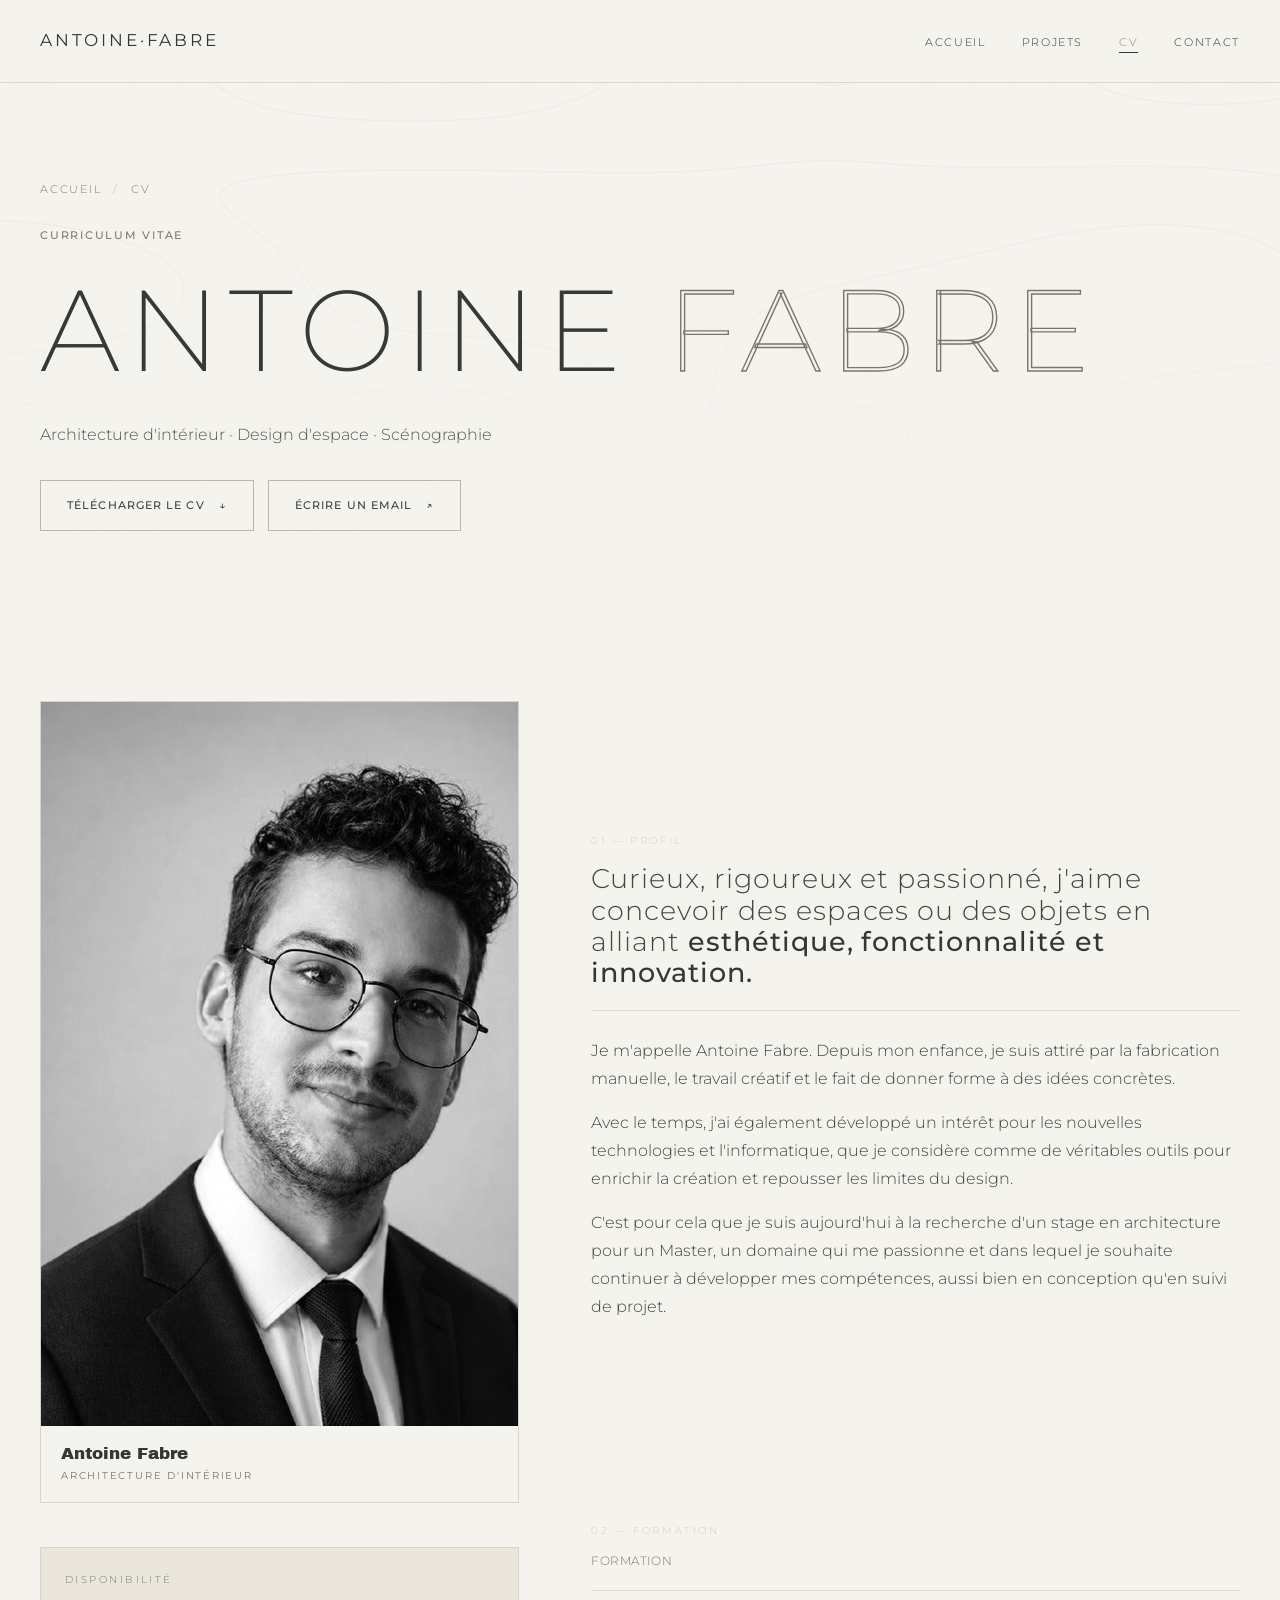
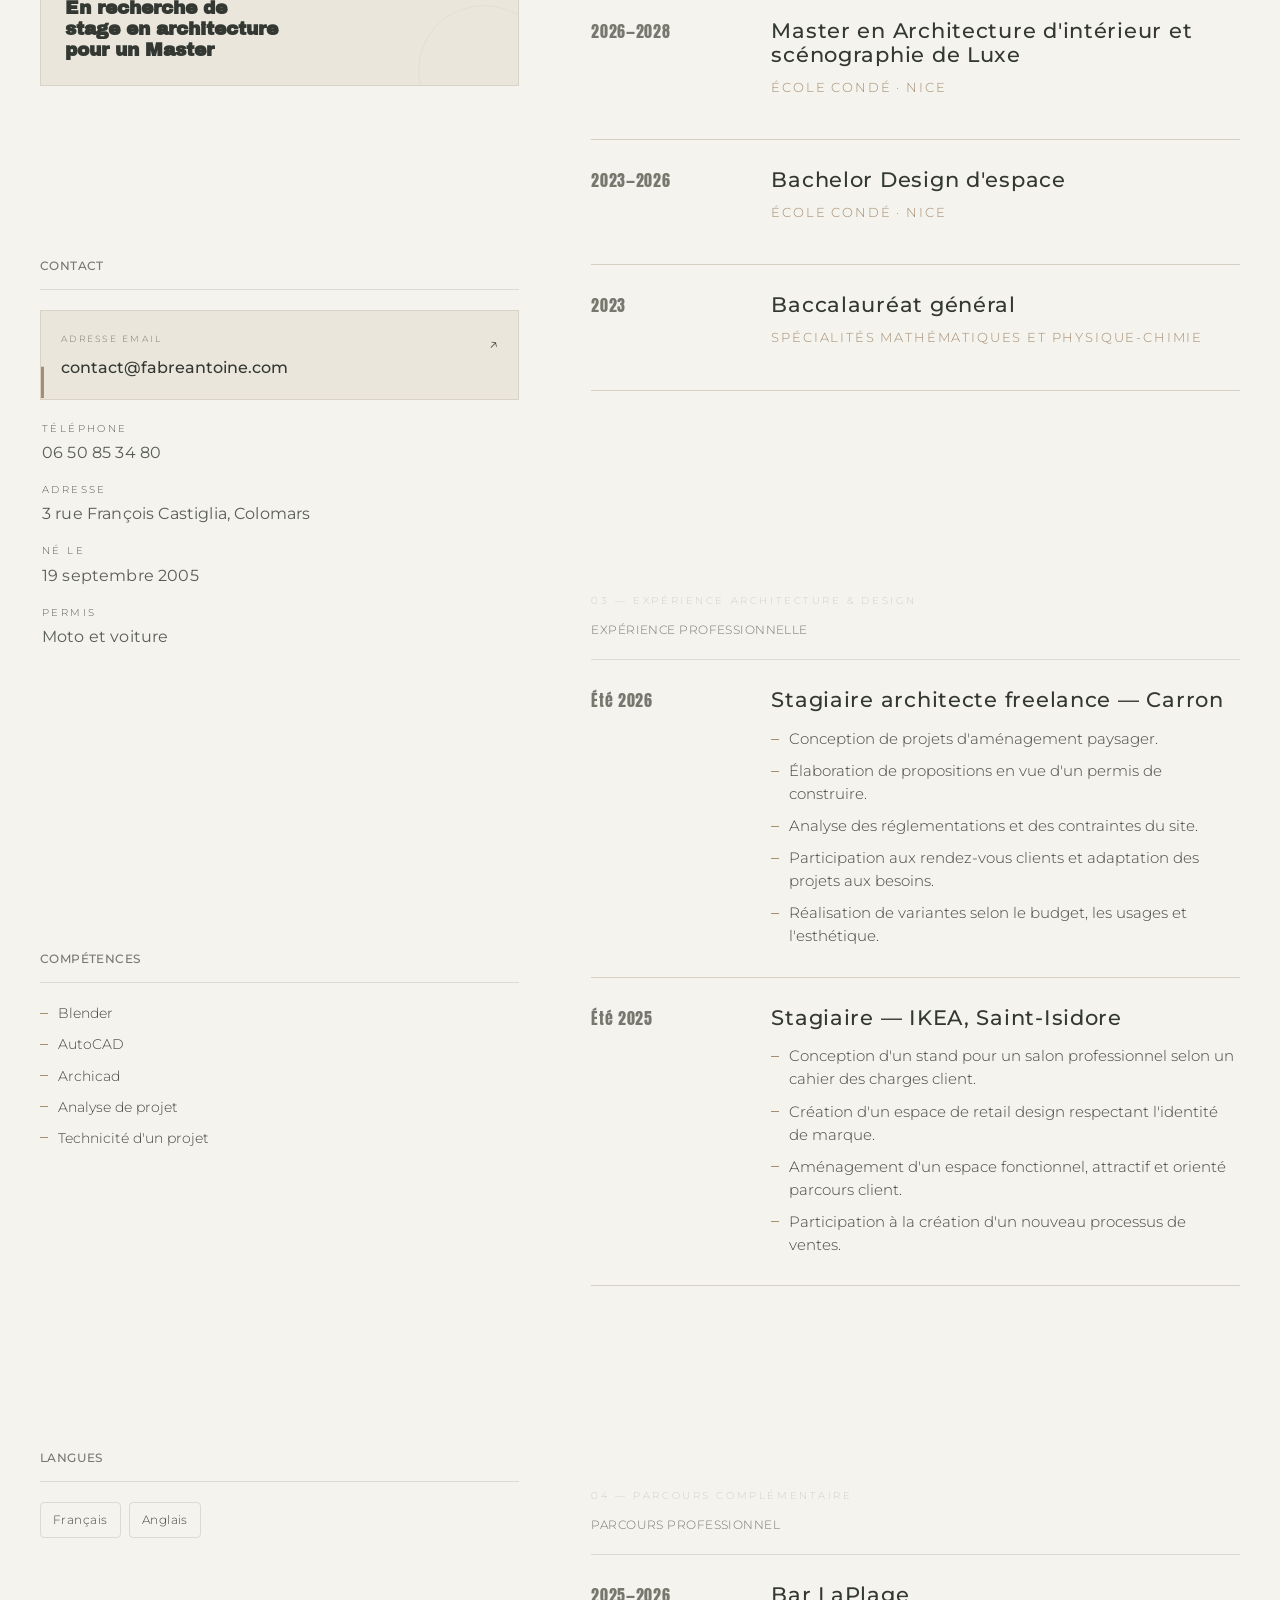
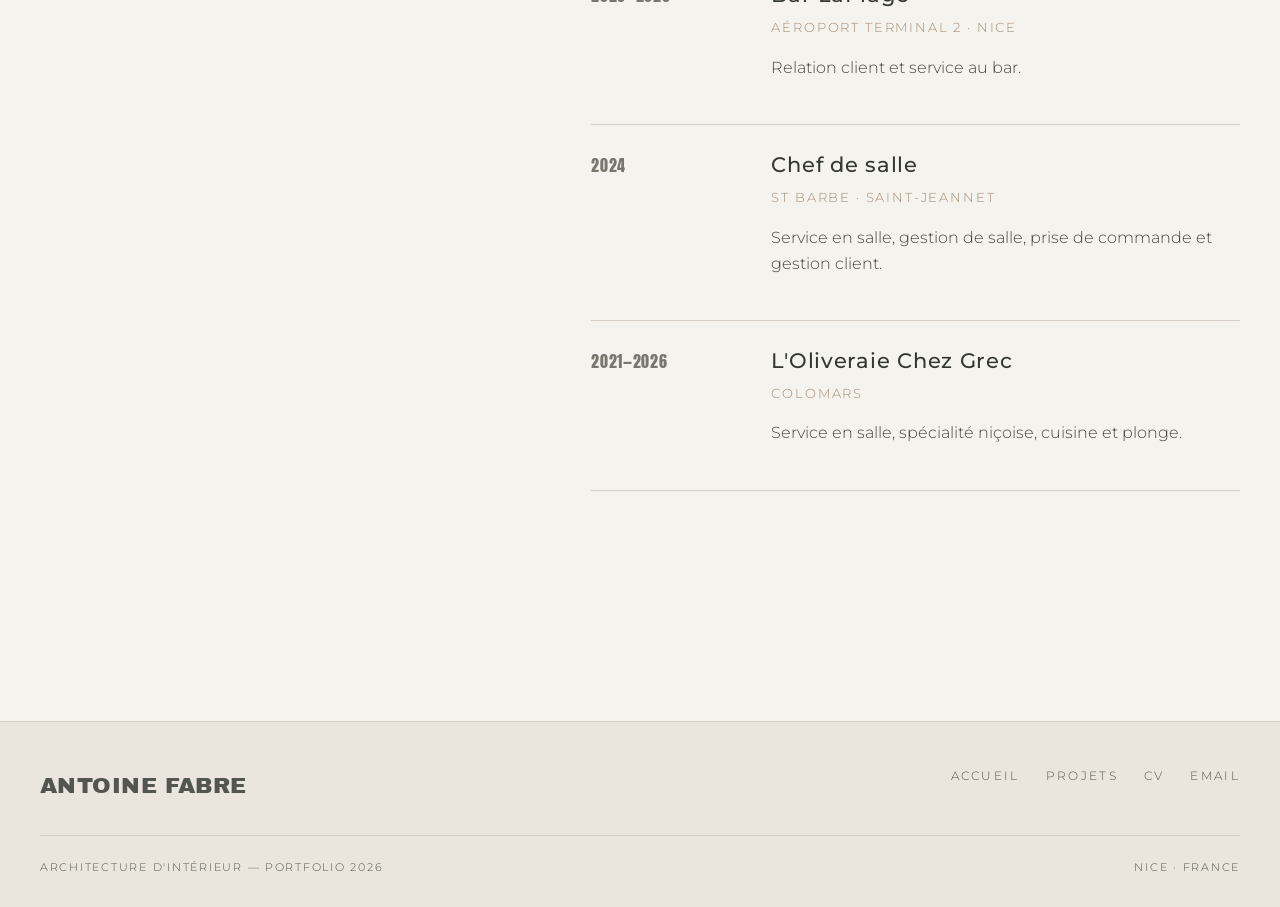
<file: cv.html>
<!DOCTYPE html>

<html lang="fr">
<head>
<meta charset="utf-8"/>
<meta content="width=device-width, initial-scale=1.0" name="viewport"/>
<title>CV — Antoine Fabre</title>
<meta content="CV d'Antoine Fabre : formation, expériences, compétences et recherche de stage en architecture pour un Master." name="description"/>
<meta content="#f5f3ee" name="theme-color"/>
<meta content="light" name="color-scheme"/>
<meta content="website" property="og:type"/>
<meta content="fr_FR" property="og:locale"/>
<meta content="Antoine Fabre — Portfolio" property="og:site_name"/>
<meta content="CV — Antoine Fabre" property="og:title"/>
<meta content="Formation, expériences, compétences et recherche de stage en architecture pour un Master." property="og:description"/>
<meta content="summary" name="twitter:card"/>
<link href="https://fonts.googleapis.com" rel="preconnect"/>
<link crossorigin="" href="https://fonts.gstatic.com" rel="preconnect"/>
<script>document.documentElement.classList.add('js');</script>
<link href="https://fonts.googleapis.com/css2?family=Anton&amp;family=Archivo+Black&amp;family=Montserrat:wght@200;300;400;500;600&amp;display=swap" rel="stylesheet"/>
<link href="styles.css" rel="stylesheet"/>
<link href="editorial-global.css" rel="stylesheet"/>
<link href="images/favicon.svg" rel="icon" type="image/svg+xml"/>
<link href="images/favicon.png" rel="icon" sizes="512x512" type="image/png"/>
<link href="favicon.ico" rel="shortcut icon"/>
</head>
<body>
<a class="skip-link" href="#main-content">Aller au contenu</a>
<nav aria-label="Navigation principale" id="nav">
<a class="brand brand-lockup" href="index.html"><span class="brand-text">ANTOINE<b>·</b>FABRE</span><img alt="Monogramme AF" class="brand-mark" decoding="async" src="images/af-logo-white.png"/></a>
<button aria-controls="menu" aria-expanded="false" aria-label="Ouvrir le menu" class="menu-btn" id="menuBtn">MENU</button>
<ul aria-label="Pages principales" id="menu">
<li><a href="index.html">Accueil</a></li>
<li><a href="portfolio.html">Projets</a></li>
<li><a aria-current="page" href="cv.html">CV</a></li>
<li><a href="index.html#contact">Contact</a></li>
</ul>
</nav>
<main id="main-content">
<header class="page-head cv-page-head">
<div class="topo"></div>
<div class="wrap">
<div class="breadcrumb reveal">
<a href="index.html">Accueil</a><span class="sep">/</span><span>CV</span>
</div>
<p class="eyebrow reveal">Curriculum vitae</p>
<h1 class="page-title reveal">Antoine <span class="thin">Fabre</span></h1>
<p class="page-sub reveal">Architecture d'intérieur · Design d'espace · Scénographie</p>
<div class="cv-actions reveal">
<a class="btn" download="" href="cv-antoine-fabre.pdf">Télécharger le CV <span class="arw">↓</span></a>
<a class="btn ghost" href="mailto:contact@fabreantoine.com">Écrire un email <span class="arw">↗</span></a>
</div>
</div>
</header>
<section class="cv-wrap">
<div class="wrap cv-layout">
<aside aria-label="Informations personnelles" class="cv-side reveal">
<figure class="cv-portrait-card">
<img alt="Portrait d'Antoine Fabre" decoding="async" height="724" loading="eager" src="images/portrait.jpg" width="662"/>
<figcaption>Antoine Fabre<br/><span>Architecture d'intérieur</span></figcaption>
</figure>
<div class="cv-callout">
<span class="cv-callout-kicker">Disponibilité</span>
<strong>En recherche de stage en architecture pour un Master</strong>
</div>
<section class="cv-block">
<h4>Contact</h4>
<div class="cv-contact">
<a class="cv-email-card" href="mailto:contact@fabreantoine.com">
<span class="cv-email-label">Adresse email</span>
<span class="cv-email-address">contact@fabreantoine.com</span>
<span aria-hidden="true" class="cv-email-arrow">↗</span>
</a>
<div class="cv-contact-details">
<a href="tel:+33650853480"><span class="k">Téléphone</span><span class="v">06 50 85 34 80</span></a>
<div><span class="k">Adresse</span><span class="v">3 rue François Castiglia, Colomars</span></div>
<div><span class="k">Né le</span><span class="v">19 septembre 2005</span></div>
<div><span class="k">Permis</span><span class="v">Moto et voiture</span></div>
</div>
</div>
</section>
<section class="cv-block">
<h4>Compétences</h4>
<ul class="cv-simple-list">
<li>Blender</li>
<li>AutoCAD</li>
<li>Archicad</li>
<li>Analyse de projet</li>
<li>Technicité d'un projet</li>
</ul>
</section>
<section class="cv-block">
<h4>Langues</h4>
<div class="chipset"><span>Français</span><span>Anglais</span></div>
</section>
</aside>
<div class="cv-main">
<section class="cv-sec reveal">
<p class="cv-index">01 — Profil</p>
<h2 class="cv-lead">Curieux, rigoureux et passionné, j'aime concevoir des espaces ou des objets en alliant <b>esthétique, fonctionnalité et innovation.</b></h2>
<div class="cv-prose">
<p>Je m'appelle Antoine Fabre. Depuis mon enfance, je suis attiré par la fabrication manuelle, le travail créatif et le fait de donner forme à des idées concrètes.</p>
<p>Avec le temps, j'ai également développé un intérêt pour les nouvelles technologies et l'informatique, que je considère comme de véritables outils pour enrichir la création et repousser les limites du design.</p>
<p>C'est pour cela que je suis aujourd'hui à la recherche d'un stage en architecture pour un Master, un domaine qui me passionne et dans lequel je souhaite continuer à développer mes compétences, aussi bien en conception qu'en suivi de projet.</p>
</div>
</section>
<section class="cv-sec reveal">
<p class="cv-index">02 — Formation</p>
<h3>Formation</h3>
<div class="timeline">
<article class="tl-item">
<div class="tl-when">2026—2028</div>
<div>
<h4 class="tl-role">Master en Architecture d'intérieur et scénographie de Luxe</h4>
<p class="tl-org">École Condé · Nice</p>
</div>
</article>
<article class="tl-item">
<div class="tl-when">2023—2026</div>
<div>
<h4 class="tl-role">Bachelor Design d'espace</h4>
<p class="tl-org">École Condé · Nice</p>
</div>
</article>
<article class="tl-item">
<div class="tl-when">2023</div>
<div>
<h4 class="tl-role">Baccalauréat général</h4>
<p class="tl-org">Spécialités Mathématiques et Physique-Chimie</p>
</div>
</article>
</div>
</section>
<section class="cv-sec reveal">
<p class="cv-index">03 — Expérience architecture &amp; design</p>
<h3>Expérience professionnelle</h3>
<div class="timeline">
<article class="tl-item">
<div class="tl-when">Été 2026</div>
<div>
<h4 class="tl-role">Stagiaire architecte freelance — Carron</h4>
<ul class="tl-list">
<li>Conception de projets d'aménagement paysager.</li>
<li>Élaboration de propositions en vue d'un permis de construire.</li>
<li>Analyse des réglementations et des contraintes du site.</li>
<li>Participation aux rendez-vous clients et adaptation des projets aux besoins.</li>
<li>Réalisation de variantes selon le budget, les usages et l'esthétique.</li>
</ul>
</div>
</article>
<article class="tl-item">
<div class="tl-when">Été 2025</div>
<div>
<h4 class="tl-role">Stagiaire — IKEA, Saint-Isidore</h4>
<ul class="tl-list">
<li>Conception d'un stand pour un salon professionnel selon un cahier des charges client.</li>
<li>Création d'un espace de retail design respectant l'identité de marque.</li>
<li>Aménagement d'un espace fonctionnel, attractif et orienté parcours client.</li>
<li>Participation à la création d'un nouveau processus de ventes.</li>
</ul>
</div>
</article>
</div>
</section>
<section class="cv-sec reveal">
<p class="cv-index">04 — Parcours complémentaire</p>
<h3>Parcours professionnel</h3>
<div class="timeline">
<article class="tl-item">
<div class="tl-when">2025—2026</div>
<div>
<h4 class="tl-role">Bar LaPlage</h4>
<p class="tl-org">Aéroport Terminal 2 · Nice</p>
<p class="tl-desc">Relation client et service au bar.</p>
</div>
</article>
<article class="tl-item">
<div class="tl-when">2024</div>
<div>
<h4 class="tl-role">Chef de salle</h4>
<p class="tl-org">St Barbe · Saint-Jeannet</p>
<p class="tl-desc">Service en salle, gestion de salle, prise de commande et gestion client.</p>
</div>
</article>
<article class="tl-item">
<div class="tl-when">2021—2026</div>
<div>
<h4 class="tl-role">L'Oliveraie Chez Grec</h4>
<p class="tl-org">Colomars</p>
<p class="tl-desc">Service en salle, spécialité niçoise, cuisine et plonge.</p>
</div>
</article>
</div>
</section>
</div>
</div>
</section>
</main>
<footer>
<div class="wrap">
<div class="foot-top">
<span class="brand brand-lockup"><span class="brand-text">ANTOINE FABRE</span><img alt="Monogramme AF" class="brand-mark" decoding="async" src="images/af-logo-white.png"/></span>
<nav aria-label="Navigation de pied de page" class="foot-nav">
<a href="index.html">Accueil</a>
<a href="portfolio.html">Projets</a>
<a href="cv.html">CV</a>
<a href="mailto:contact@fabreantoine.com">Email</a>
</nav>
</div>
<div class="foot-bot">
<span>Architecture d'intérieur — Portfolio 2026</span>
<span>Nice · France</span>
</div>
</div>
</footer>
<script defer="" src="site.js?v=all-webp-1"></script>
</body>
</html>
</file>
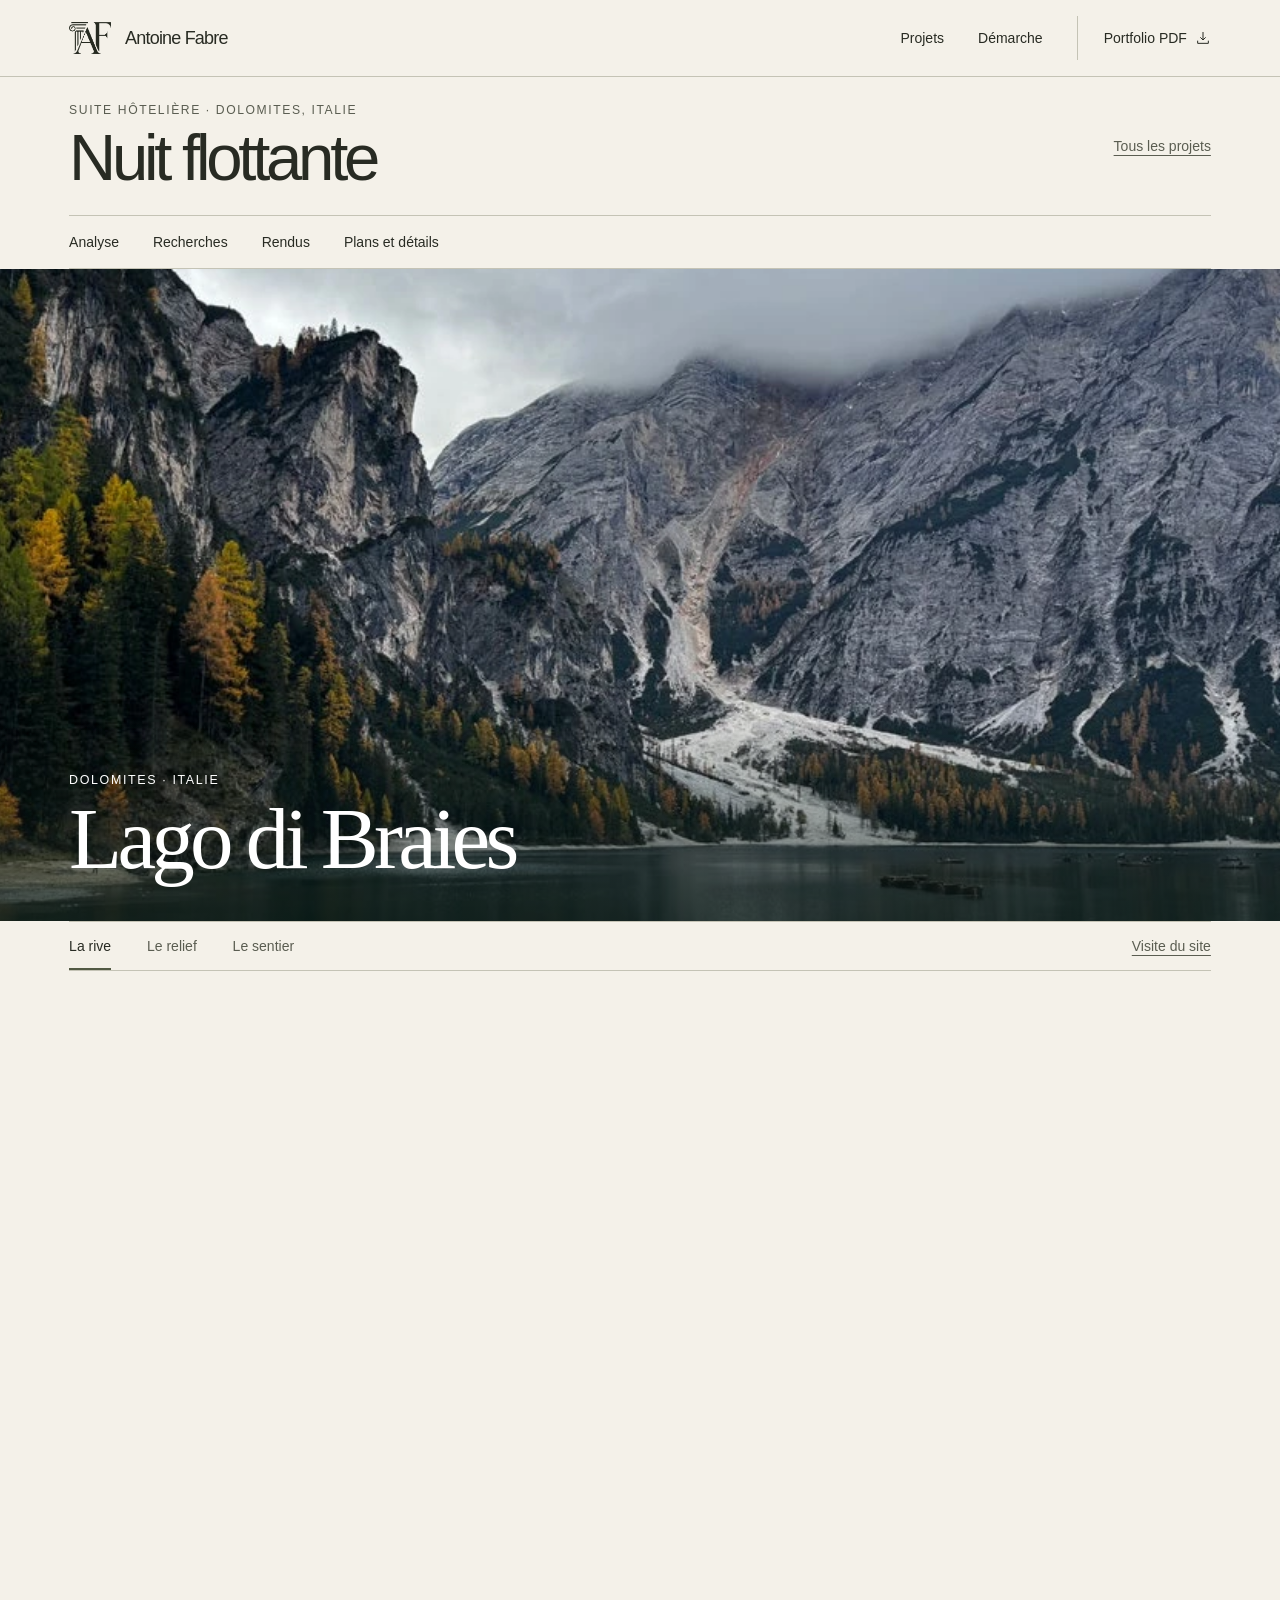
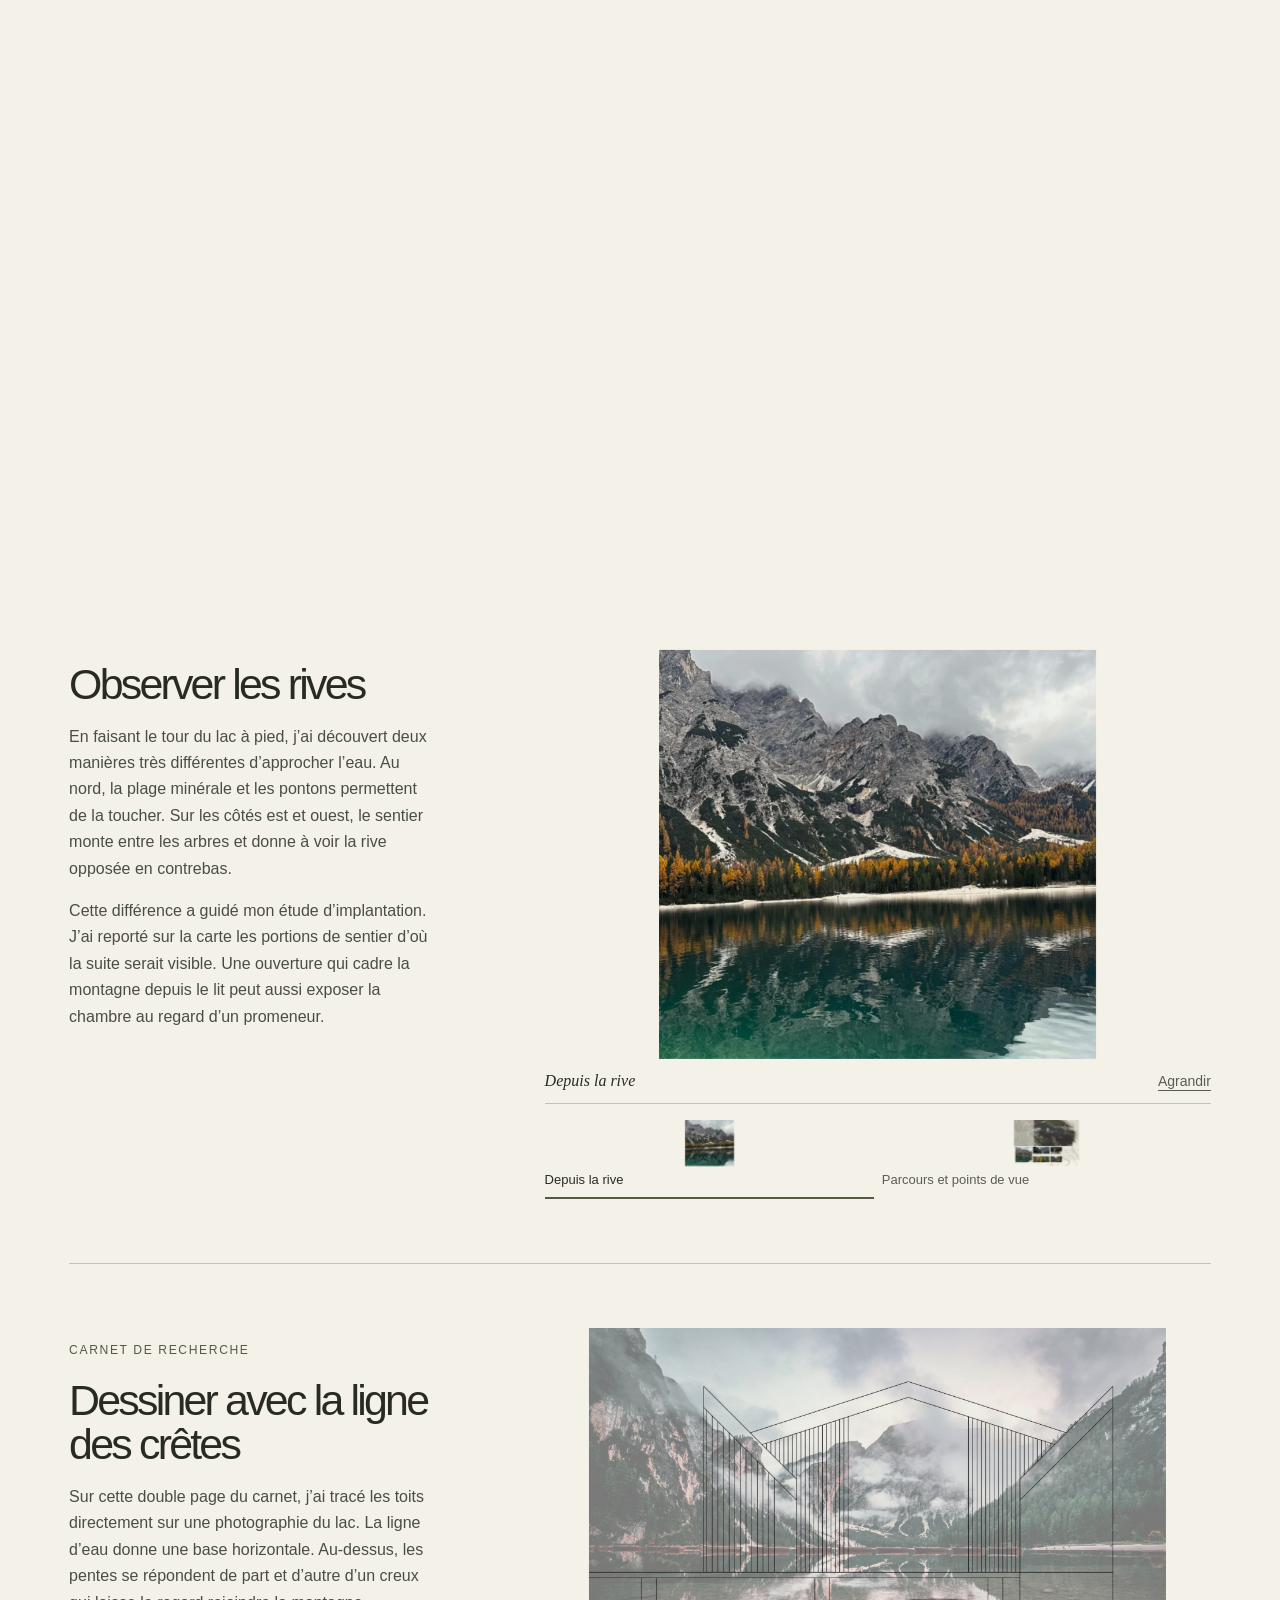
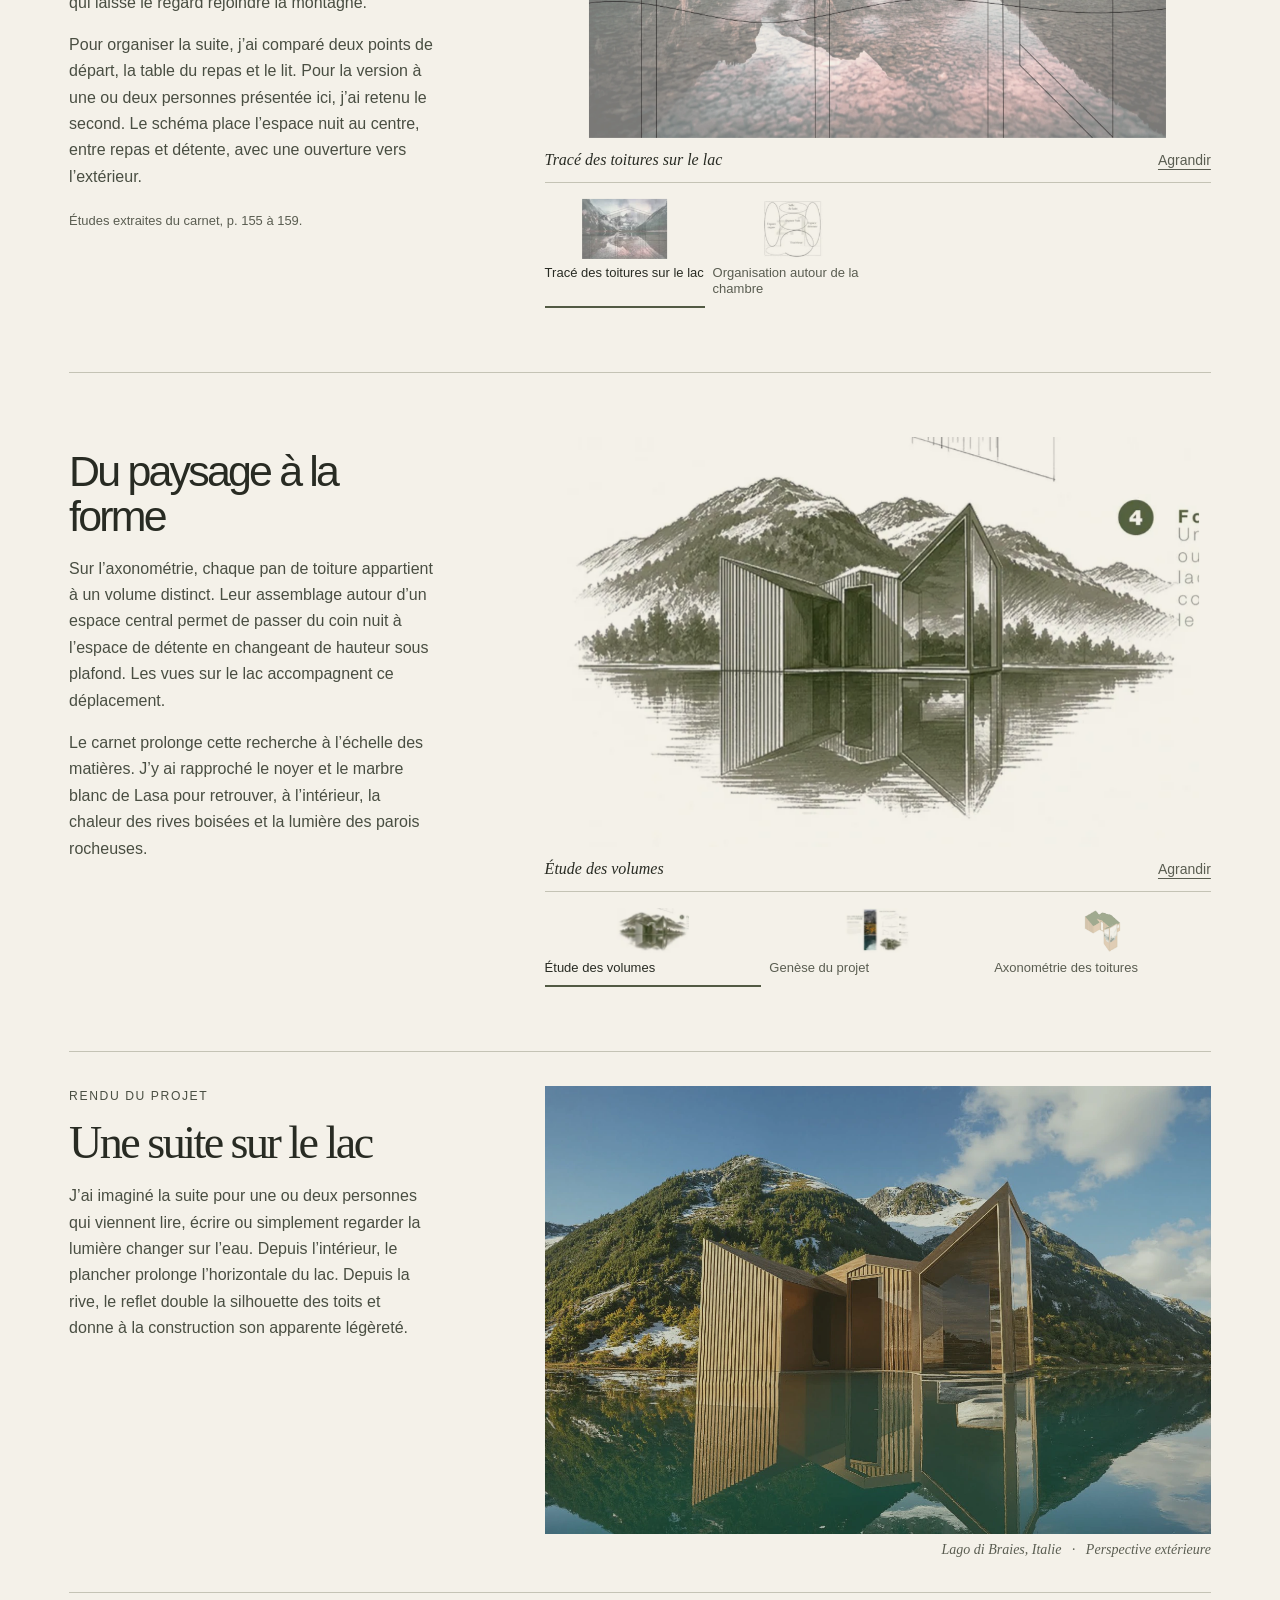
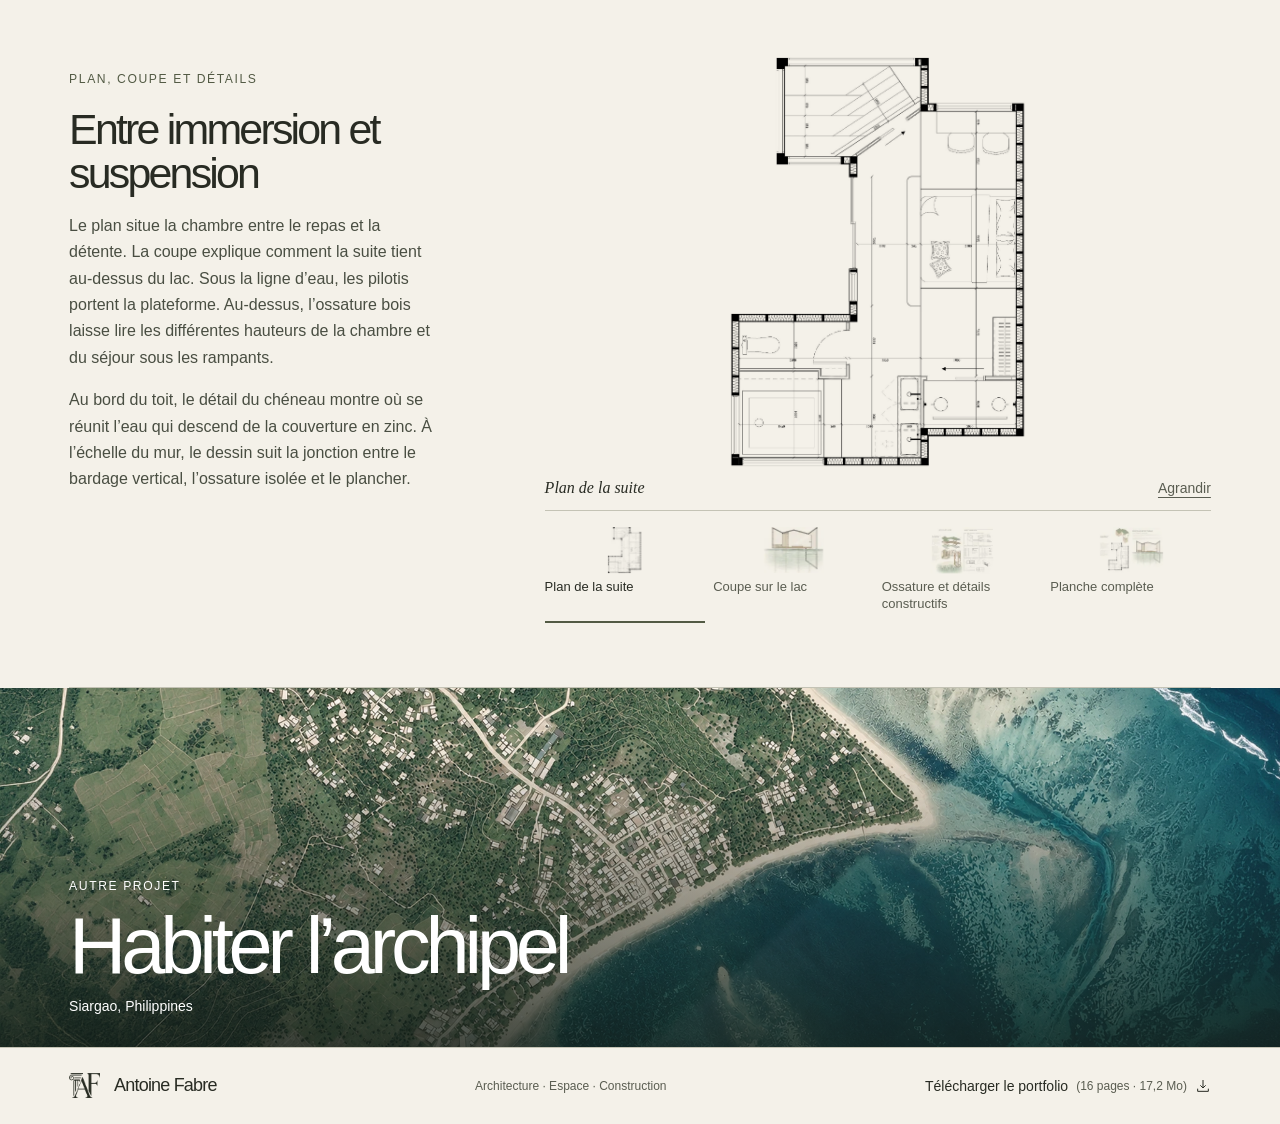
<file: nuit.html>
<!doctype html><html lang="fr"><head><meta charset="utf-8"><meta name="viewport" content="width=device-width, initial-scale=1"><meta name="theme-color" content="#f7f5ee"><meta name="description" content="Au lac de Braies, une suite hôtelière sur pilotis. Du relevé sur les rives au plan de la suite et aux détails de toiture."><title>Nuit flottante — Antoine Fabre</title><link rel="icon" href="assets/monogramme.png"><link rel="stylesheet" href="style.css"><script defer src="app.js"></script><link rel="stylesheet" href="territoire.css"><script defer src="territoire.js"></script><link rel="stylesheet" href="studio.css"></head><body class="page-nuit"><a class="skip" href="#contenu">Aller au contenu</a><header><div class="bar"><a class="identity" href="index.html" aria-label="Antoine Fabre — Accueil"><img src="assets/monogramme.png" alt="" width="319" height="250"><span>Antoine Fabre</span></a><nav aria-label="Navigation principale"><a href="index.html#projets">Projets</a><a href="index.html#demarche">Démarche</a><a href="portfolio-antoine-fabre.pdf" download class="pdf">Portfolio PDF<svg aria-hidden="true" width="16" height="16" viewBox="0 0 24 24" fill="none" stroke="currentColor" stroke-width="1.5"><path d="M12 3v12m-4-4 4 4 4-4M4 16v4h16v-4"/></svg></a></nav></div></header><main id="contenu"><div class="titleblock map-title"><div><p class="eyebrow">Suite hôtelière · Dolomites, Italie</p><h1>Nuit flottante</h1></div><a href="index.html#projets" class="return">Tous les projets</a></div><nav class="chapternav" aria-label="Chapitres du projet"><a href="#site">Analyse</a><a href="#recherches">Recherches</a><a href="#rendus">Rendus</a><a href="#construction">Plans et détails</a></nav><section id="site" class="territoire braies" aria-label="Du lac à la suite">
 <div class="map-story"><div class="map-stage"><div class="map-canvas">
  <div class="map-panel map-aerial" id="braies-rive">
   <img src="assets/braies-panorama.webp" srcset="assets/braies-panorama-640.webp 640w, assets/braies-panorama.webp 1056w" sizes="100vw" alt="Depuis la rive, les versants boisés et les parois rocheuses encadrent le lac de Braies." width="1056" height="462" fetchpriority="high">
   <div class="map-place"><p>Dolomites · Italie</p><h2>Lago di Braies</h2></div>
  </div>
  <div class="map-panel map-analysis" id="braies-relief">
   <div class="map-copy"><p class="eyebrow">Lago di Braies · Paysage</p><h2>Lire le relief</h2><p>Depuis la rive, la ligne des crêtes domine le lac. La coupe paysagère situe la suite au pied du versant, à la limite entre la forêt et l’eau.</p></div>
   <img src="assets/braies-paysage.webp" srcset="assets/braies-paysage-900.webp 900w, assets/braies-paysage.webp 1900w" sizes="(max-width:720px) 90vw, 54vw" loading="lazy" alt="Coupe du paysage alpin avec la silhouette de la suite au bord du lac.">
  </div>
  <div class="map-panel map-analysis" id="braies-vues">
   <div class="map-copy"><p class="eyebrow">Lago di Braies · Parcours</p><h2>Les vues depuis le sentier</h2><p>Au nord, les pontons donnent accès à l’eau. À l’est et à l’ouest, le sentier prend de la hauteur et ouvre des vues sur la rive opposée.</p></div>
   <img src="assets/rives.webp" srcset="assets/rives-480.webp 480w, assets/rives.webp 756w" sizes="(max-width:720px) 90vw, 44vw" width="756" height="708" loading="lazy" alt="Étude du lac de Braies depuis la rive.">
  </div>
 </div><nav class="map-index" aria-label="Lectures du lac de Braies"><div><a href="#braies-rive">La rive</a><a href="#braies-relief">Le relief</a><a href="#braies-vues">Le sentier</a></div><a href="#releve">Visite du site</a></nav>
 </div></div><section class="chapter" id="releve"><div class="chaptertext"><h2>Observer les rives</h2><p>En faisant le tour du lac à pied, j’ai découvert deux manières très différentes d’approcher l’eau. Au nord, la plage minérale et les pontons permettent de la toucher. Sur les côtés est et ouest, le sentier monte entre les arbres et donne à voir la rive opposée en contrebas.</p><p>Cette différence a guidé mon étude d’implantation. J’ai reporté sur la carte les portions de sentier d’où la suite serait visible. Une ouverture qui cadre la montagne depuis le lit peut aussi exposer la chambre au regard d’un promeneur.</p></div><div class="drawingarea"><figure><a class="expand" href="assets/rives.webp" aria-label="Agrandir — Depuis la rive"><img src="assets/rives.webp" alt="Depuis la rive" loading="lazy" width="756" height="708" srcset="assets/rives-480.webp 480w, assets/rives.webp 756w" sizes="(max-width:620px) 90vw, 54vw"></a><figcaption><span aria-live="polite">Depuis la rive</span><button class="enlarge" type="button" hidden>Agrandir</button></figcaption></figure><nav class="choices" aria-label="Documents du chapitre"><a href="assets/rives.webp" data-document aria-current="true"><img loading="lazy" src="assets/rives-vignette.webp" alt="" width="80" height="48"><span>Depuis la rive</span></a><a href="assets/planche-13.webp" data-document aria-current="false"><img loading="lazy" src="assets/planche-13-vignette.webp" alt="" width="80" height="48"><span>Parcours et points de vue</span></a></nav></div></section></section><section id="recherches" class="chapter from-notebook">
  <div class="chaptertext"><p class="eyebrow">Carnet de recherche</p><h2>Dessiner avec la ligne des crêtes</h2><p>Sur cette double page du carnet, j’ai tracé les toits directement sur une photographie du lac. La ligne d’eau donne une base horizontale. Au-dessus, les pentes se répondent de part et d’autre d’un creux qui laisse le regard rejoindre la montagne.</p><p>Pour organiser la suite, j’ai comparé deux points de départ, la table du repas et le lit. Pour la version à une ou deux personnes présentée ici, j’ai retenu le second. Le schéma place l’espace nuit au centre, entre repas et détente, avec une ouverture vers l’extérieur.</p><small class="notebook-source">Études extraites du carnet, p. 155 à 159.</small></div>
  <div class="drawingarea">
    <figure><a class="expand" href="assets/braies-traces.webp" aria-label="Agrandir — Tracé des toitures sur le lac"><img src="assets/braies-traces.webp" width="1896" height="1347" alt="Double page du carnet où les traits des façades et des toitures se superposent au panorama du lac." loading="lazy"></a>
    <figcaption><span aria-live="polite">Tracé des toitures sur le lac</span><button class="enlarge" type="button" hidden>Agrandir</button></figcaption></figure>
    <nav class="choices" aria-label="Documents du chapitre"><a href="assets/braies-traces.webp" data-document aria-current="true"><img loading="lazy" src="assets/braies-traces-vignette.webp" alt="" width="80" height="48"><span>Tracé des toitures sur le lac</span></a>
<a href="assets/braies-organisation.webp" data-document aria-current="false"><img loading="lazy" src="assets/braies-organisation-vignette.webp" alt="" width="80" height="48"><span>Organisation autour de la chambre</span></a></nav>
  </div>
</section>
<section class="chapter" id="espaces"><div class="chaptertext"><h2 id="braies-toitures">Du paysage à la forme</h2><p>Sur l’axonométrie, chaque pan de toiture appartient à un volume distinct. Leur assemblage autour d’un espace central permet de passer du coin nuit à l’espace de détente en changeant de hauteur sous plafond. Les vues sur le lac accompagnent ce déplacement.</p><p>Le carnet prolonge cette recherche à l’échelle des matières. J’y ai rapproché le noyer et le marbre blanc de Lasa pour retrouver, à l’intérieur, la chaleur des rives boisées et la lumière des parois rocheuses.</p></div><div class="drawingarea"><figure><a class="expand" href="assets/volumes-suite.webp" aria-label="Agrandir — Étude des volumes"><img src="assets/volumes-suite.webp" alt="Étude des volumes" loading="lazy" width="1083" height="690" srcset="assets/volumes-suite-480.webp 480w, assets/volumes-suite-900.webp 900w, assets/volumes-suite.webp 1083w" sizes="(max-width:620px) 90vw, 54vw"></a><figcaption><span aria-live="polite">Étude des volumes</span><button class="enlarge" type="button" hidden>Agrandir</button></figcaption></figure><nav class="choices" aria-label="Documents du chapitre"><a href="assets/volumes-suite.webp" data-document aria-current="true"><img loading="lazy" src="assets/volumes-suite-vignette.webp" alt="" width="80" height="48"><span>Étude des volumes</span></a><a href="assets/planche-14.webp" data-document aria-current="false"><img loading="lazy" src="assets/planche-14-vignette.webp" alt="" width="80" height="48"><span>Genèse du projet</span></a><a href="assets/braies-volumes.webp" data-document aria-current="false"><img loading="lazy" src="assets/braies-volumes-480.webp" alt="" width="80" height="48"><span>Axonométrie des toitures</span></a></nav></div></section>
<section id="rendus" class="projectintro after-map"><div class="titleblock"><p class="eyebrow">Rendu du projet</p><h2>Une suite sur le lac</h2><p>J’ai imaginé la suite pour une ou deux personnes qui viennent lire, écrire ou simplement regarder la lumière changer sur l’eau. Depuis l’intérieur, le plancher prolonge l’horizontale du lac. Depuis la rive, le reflet double la silhouette des toits et donne à la construction son apparente légèreté.</p></div><figure class="projecthero"><a class="expand" href="assets/suite.webp" aria-label="Agrandir — Nuit flottante"><img src="assets/suite.webp" alt="Nuit flottante — Perspective extérieure" width="1413" height="863" srcset="assets/suite-480.webp 480w, assets/suite-900.webp 900w, assets/suite.webp 1413w" sizes="89vw"></a><figcaption>Lago di Braies, Italie <span>·</span> Perspective extérieure</figcaption></figure></section>
<section class="chapter" id="construction"><div class="chaptertext"><p class="eyebrow">Plan, coupe et détails</p><h2>Entre immersion et suspension</h2><p>Le plan situe la chambre entre le repas et la détente. La coupe explique comment la suite tient au-dessus du lac. Sous la ligne d’eau, les pilotis portent la plateforme. Au-dessus, l’ossature bois laisse lire les différentes hauteurs de la chambre et du séjour sous les rampants.</p><p>Au bord du toit, le détail du chéneau montre où se réunit l’eau qui descend de la couverture en zinc. À l’échelle du mur, le dessin suit la jonction entre le bardage vertical, l’ossature isolée et le plancher.</p></div><div class="drawingarea"><figure><a class="expand" href="assets/plan-suite.webp" aria-label="Agrandir — Plan de la suite"><img src="assets/plan-suite.webp" alt="Plan de la suite sur pilotis" loading="lazy" width="1256" height="1751"></a><figcaption><span aria-live="polite">Plan de la suite</span><button class="enlarge" type="button" hidden>Agrandir</button></figcaption></figure><nav class="choices" aria-label="Documents du chapitre"><a href="assets/plan-suite.webp" data-document aria-current="true"><img loading="lazy" src="assets/plan-suite-vignette.webp" alt="" width="80" height="48"><span>Plan de la suite</span></a><a href="assets/coupe-suite.webp" data-document aria-current="false"><img loading="lazy" src="assets/coupe-suite-vignette.webp" alt="" width="80" height="48"><span>Coupe sur le lac</span></a><a href="assets/planche-15.webp" data-document aria-current="false"><img loading="lazy" src="assets/planche-15-vignette.webp" alt="" width="80" height="48"><span>Ossature et détails constructifs</span></a><a href="assets/planche-16.webp" data-document aria-current="false"><img loading="lazy" src="assets/planche-16-vignette.webp" alt="" width="80" height="48"><span>Planche complète</span></a></nav></div></section><a class="related" href="archipel.html"><div><p class="eyebrow">Autre projet</p><h2>Habiter l’archipel</h2><span>Siargao, Philippines</span></div><img src="assets/santa-fe-registre-vue.webp" srcset="assets/santa-fe-registre-vue-900.webp 900w, assets/santa-fe-registre-vue.webp 2048w" sizes="100vw" loading="lazy" alt=""></a></main><footer><div class="foot"><a class="identity" href="index.html"><img src="assets/monogramme.png" alt="" width="319" height="250"><span>Antoine Fabre</span></a><span>Architecture · Espace · Construction</span><a href="portfolio-antoine-fabre.pdf" download class="pdf">Télécharger le portfolio <span class="fileinfo">(16 pages · 17,2 Mo)</span><svg aria-hidden="true" width="16" height="16" viewBox="0 0 24 24" fill="none" stroke="currentColor" stroke-width="1.5"><path d="M12 3v12m-4-4 4 4 4-4M4 16v4h16v-4"/></svg></a></div></footer><dialog aria-label="Document agrandi"><div class="viewerbody" tabindex="0" role="region" aria-label="Dessin agrandi"><img alt=""></div><div class="viewerfoot"><div class="viewerbar"><p aria-live="polite"></p><button type="button" class="toggle" aria-pressed="false">Zoom +</button><button type="button" class="close" aria-label="Fermer la vue agrandie">Fermer</button></div><div class="viewersteps" hidden><button class="prev" type="button">Précédent</button><span aria-live="polite"></span><button class="next" type="button">Suivant</button></div></div></dialog></body></html>
</file>
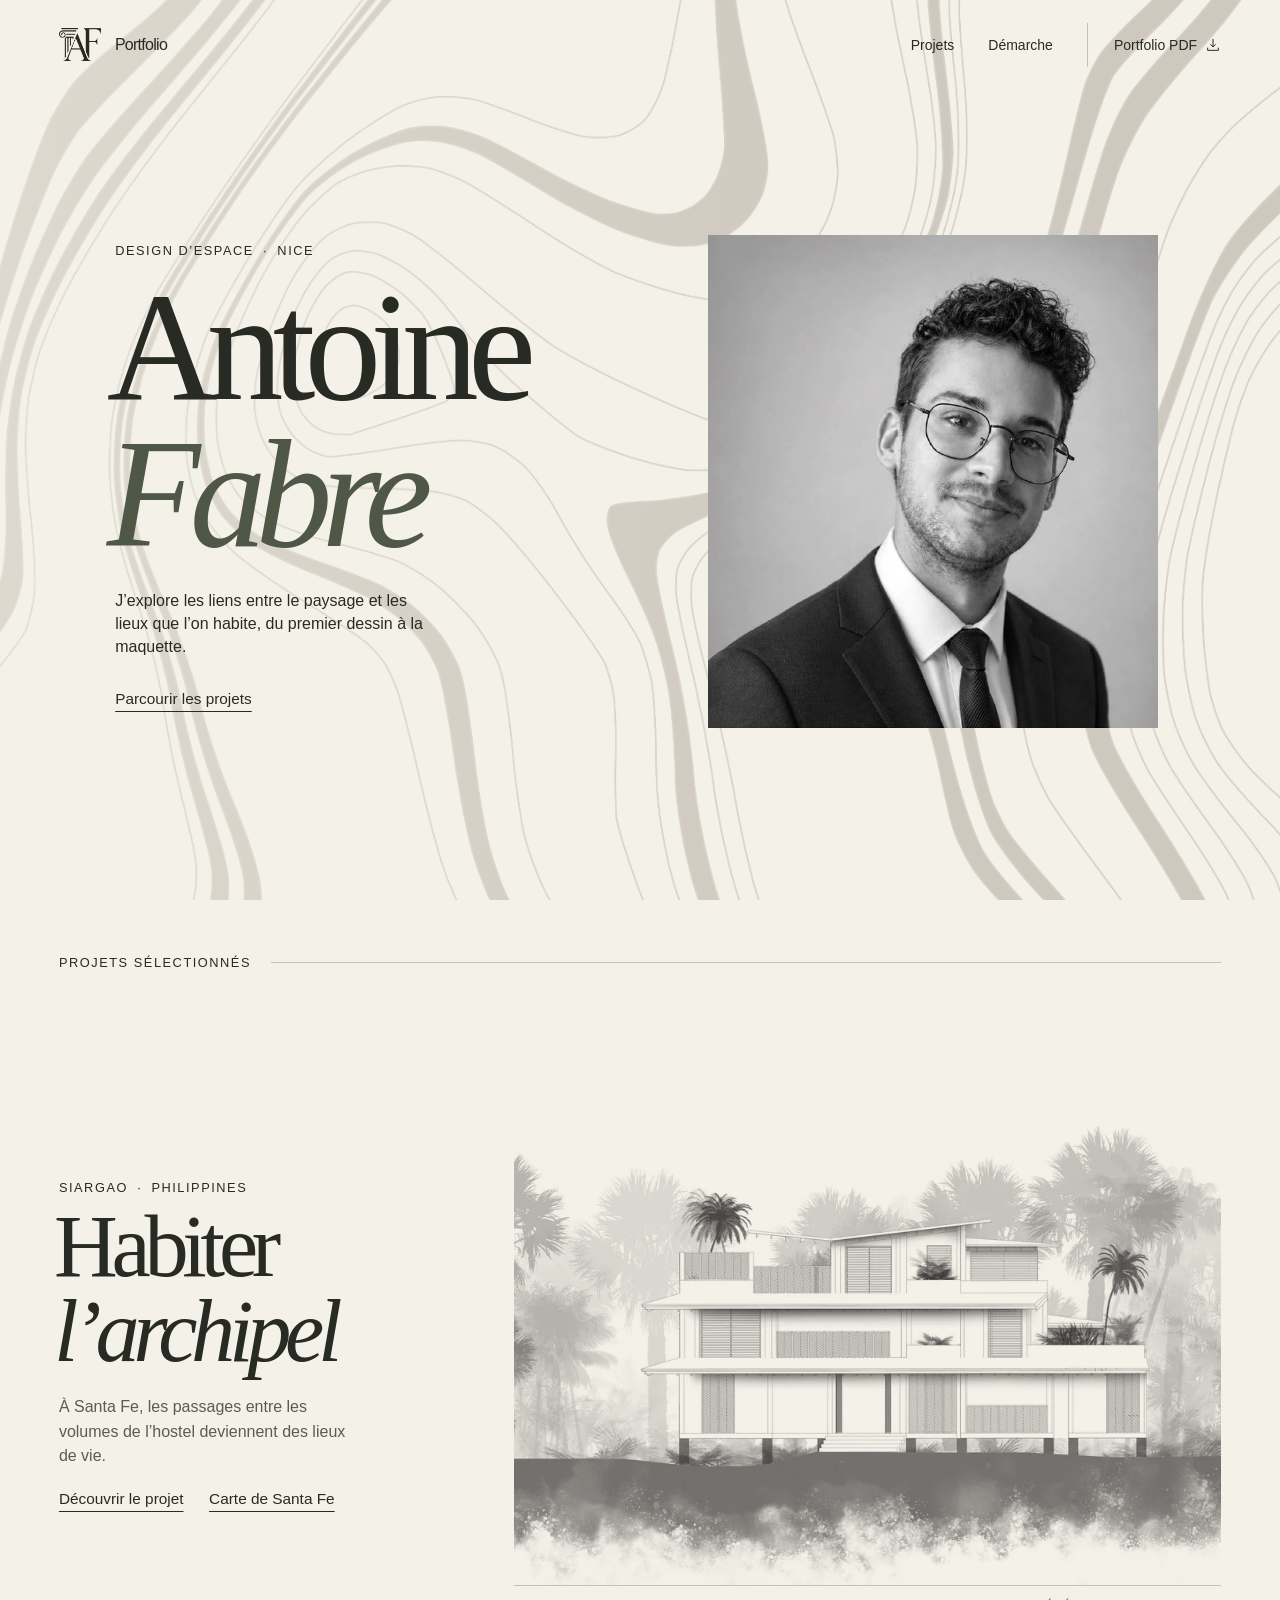
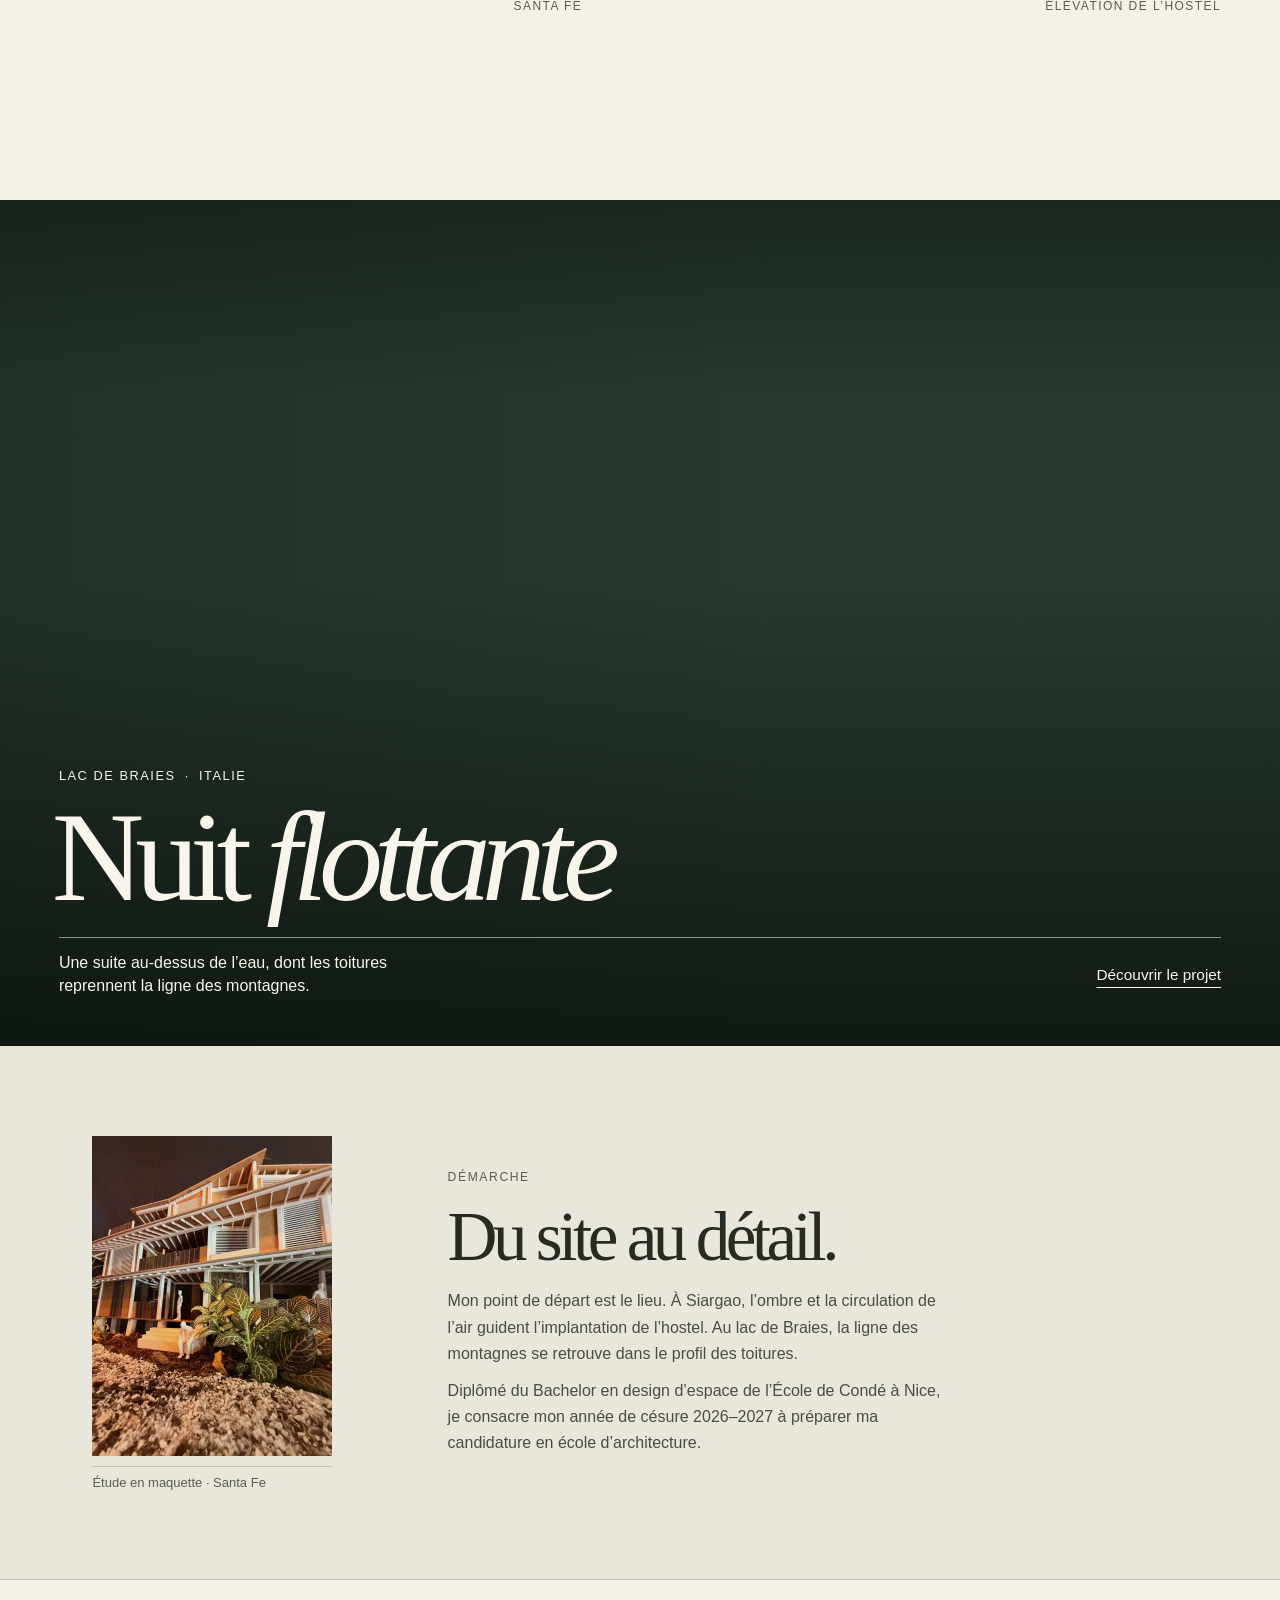
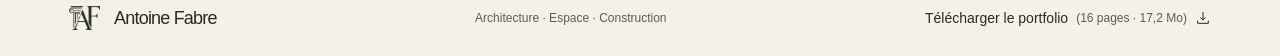
<file: portfolio.html>
<!doctype html>
<html lang="fr"><head><meta charset="utf-8"><meta name="viewport" content="width=device-width, initial-scale=1"><title>Projets — Antoine Fabre</title><link rel="canonical" href="https://fabreantoine.com/index.html"><meta http-equiv="refresh" content="0; url=index.html#projets"></head><body><p><a href="index.html#projets">Projets — Antoine Fabre</a></p></body></html>
</file>
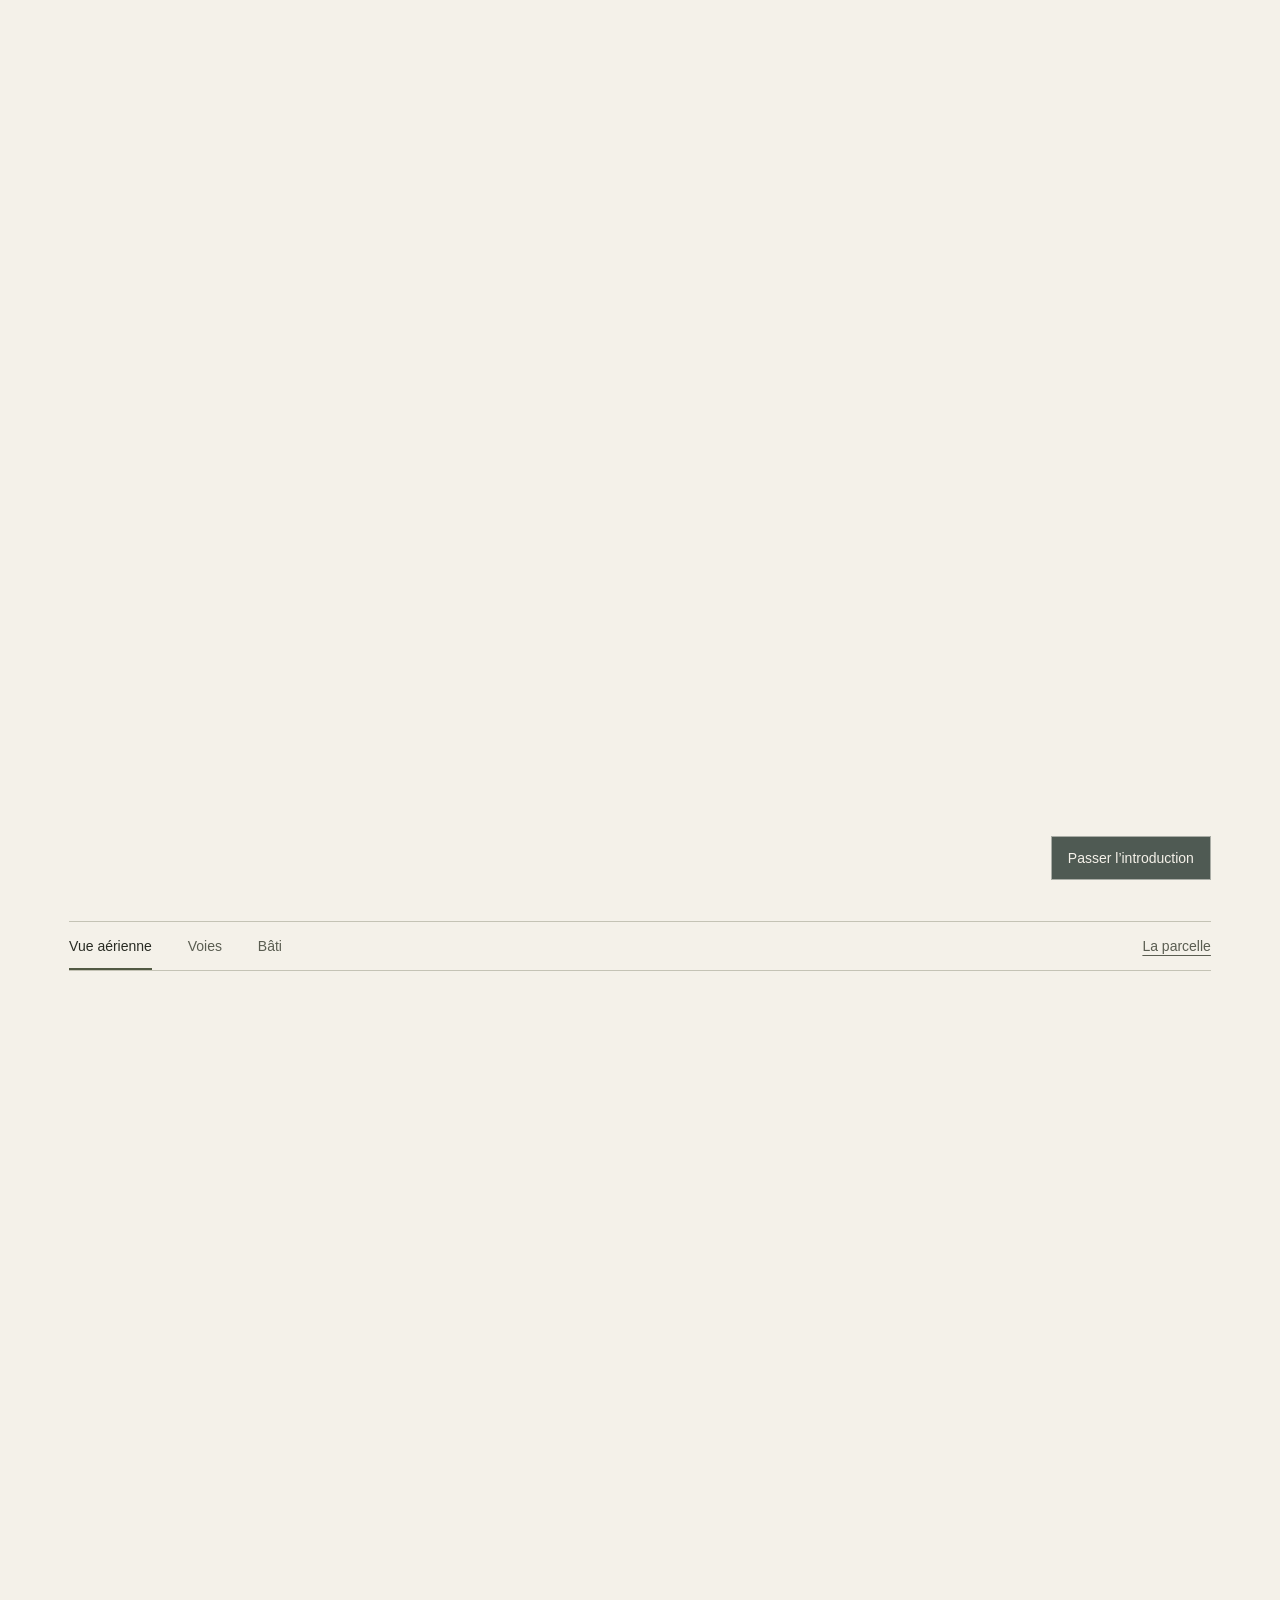
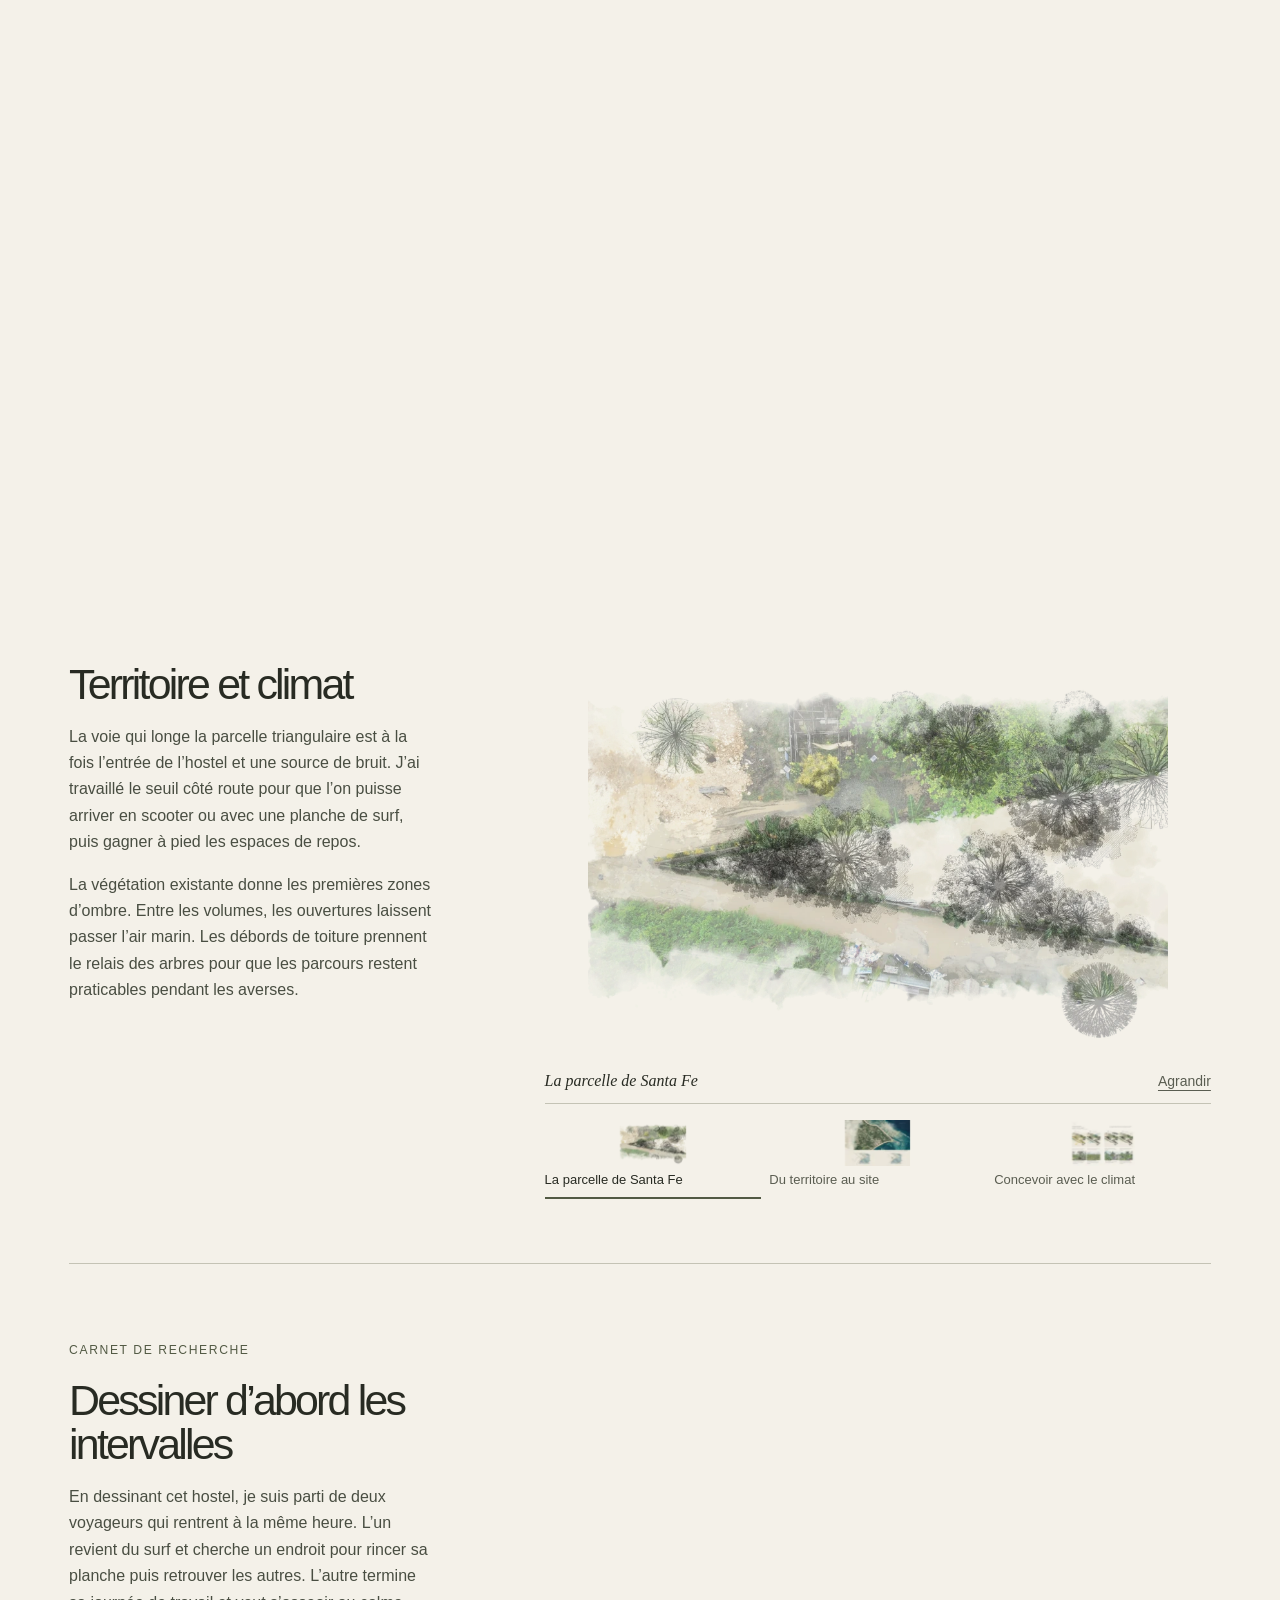
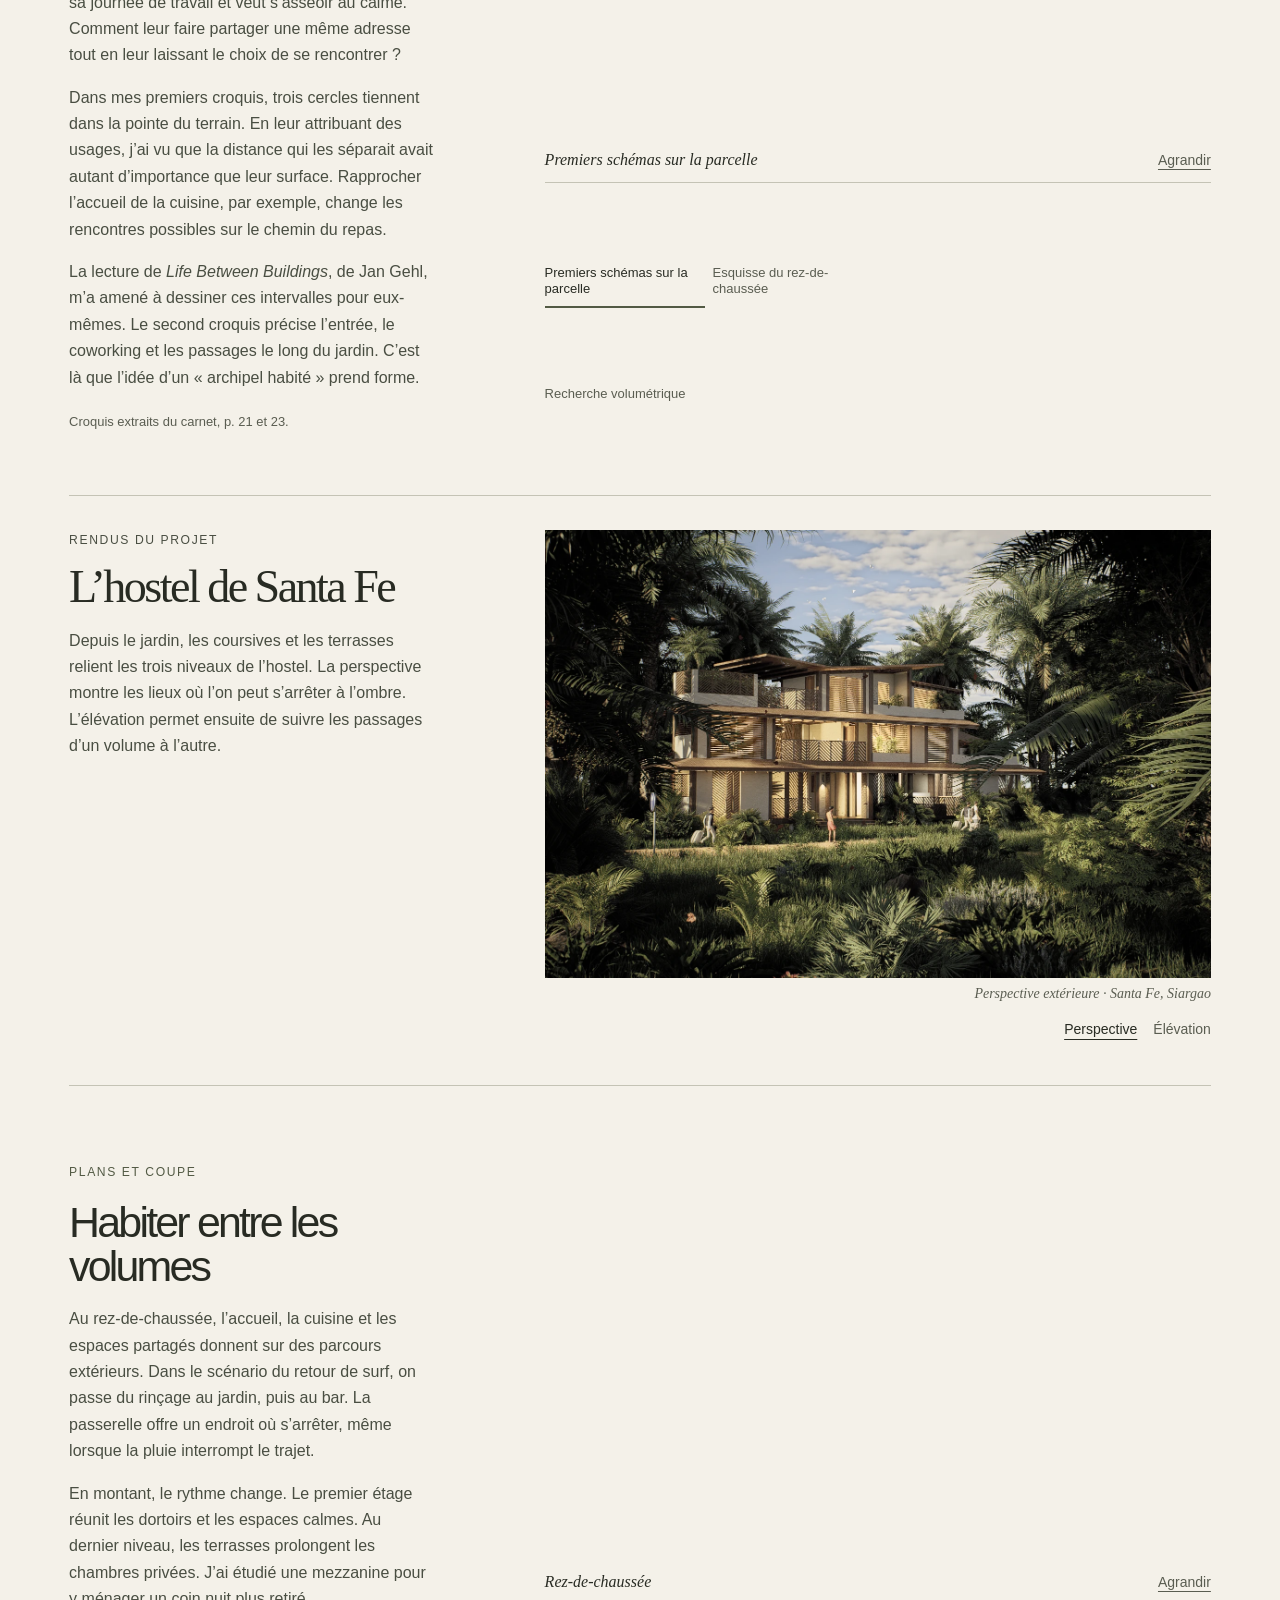
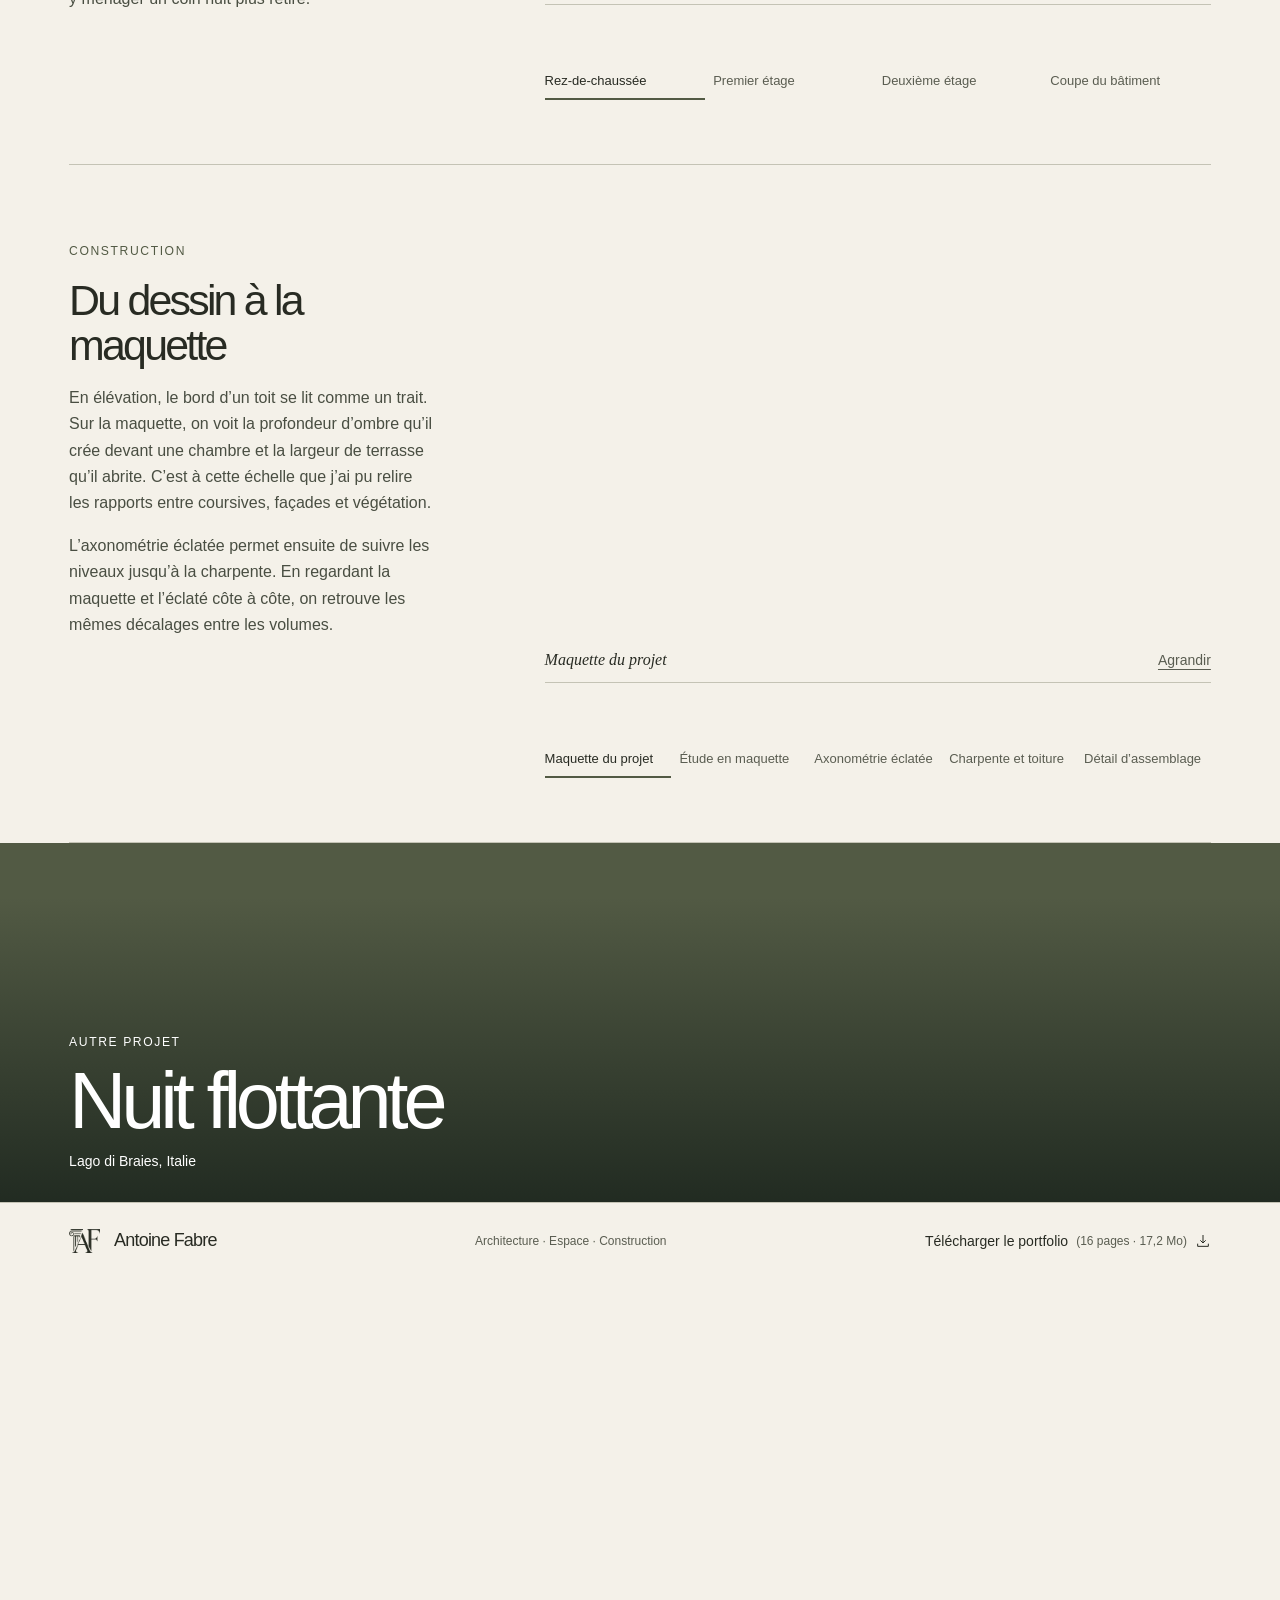
<file: projet-habiter-archipel.html>
<!doctype html>
<html lang="fr"><head><meta charset="utf-8"><meta name="viewport" content="width=device-width, initial-scale=1"><title>Habiter l’archipel — Antoine Fabre</title><link rel="canonical" href="https://fabreantoine.com/archipel.html"><meta http-equiv="refresh" content="0; url=archipel.html"></head><body><p><a href="archipel.html">Habiter l’archipel — Antoine Fabre</a></p></body></html>
</file>
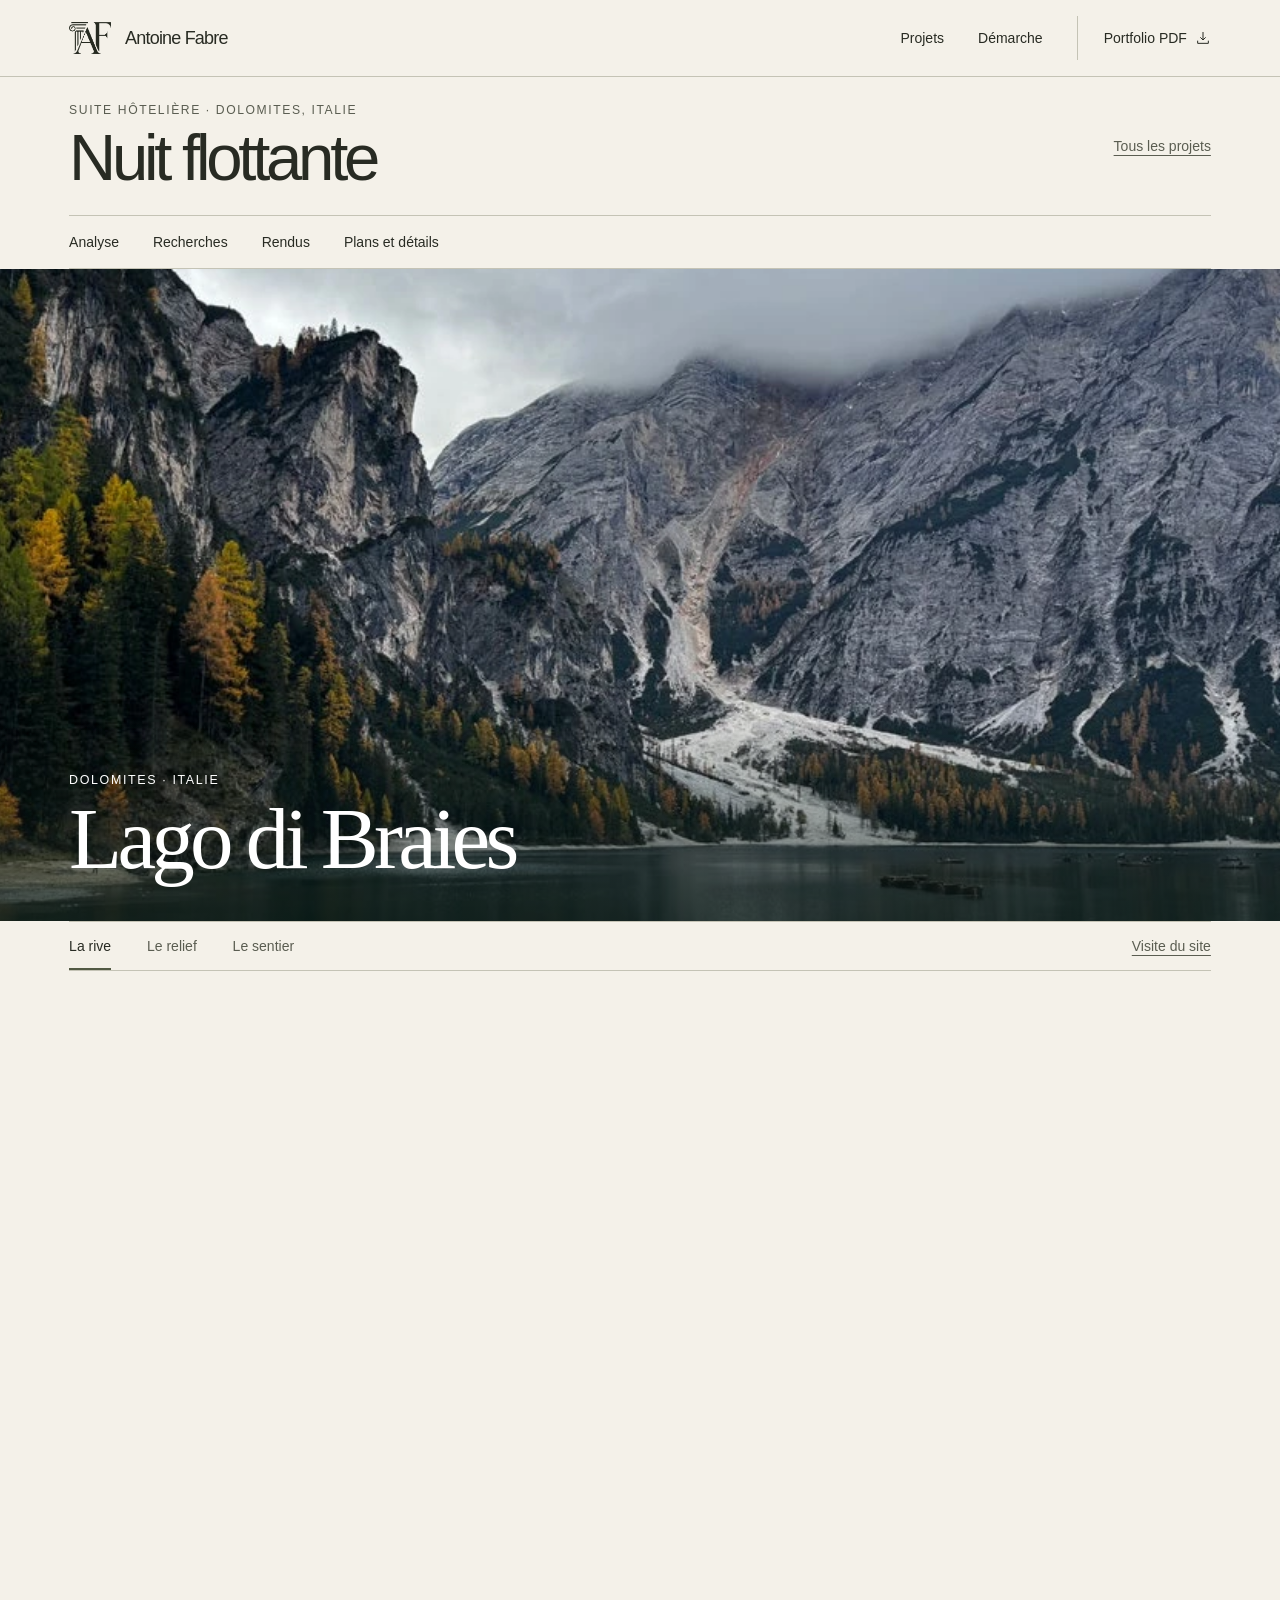
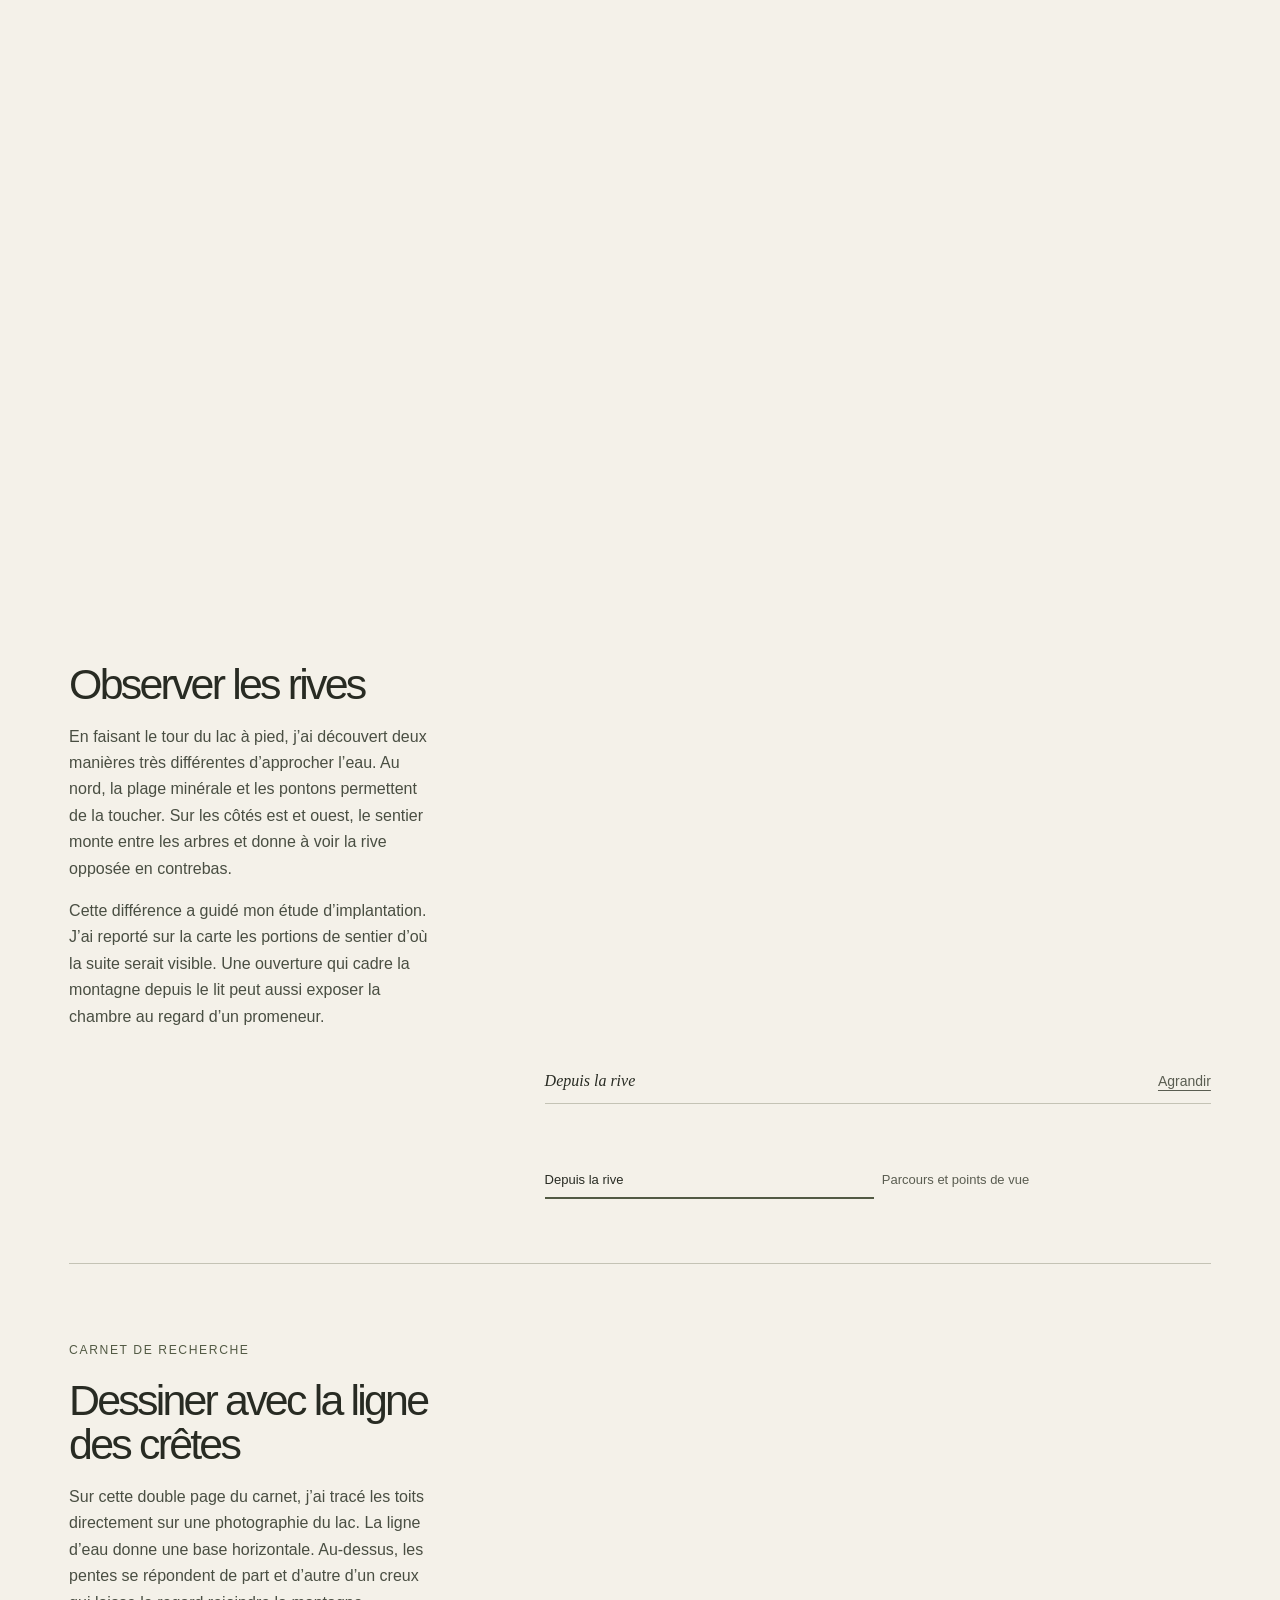
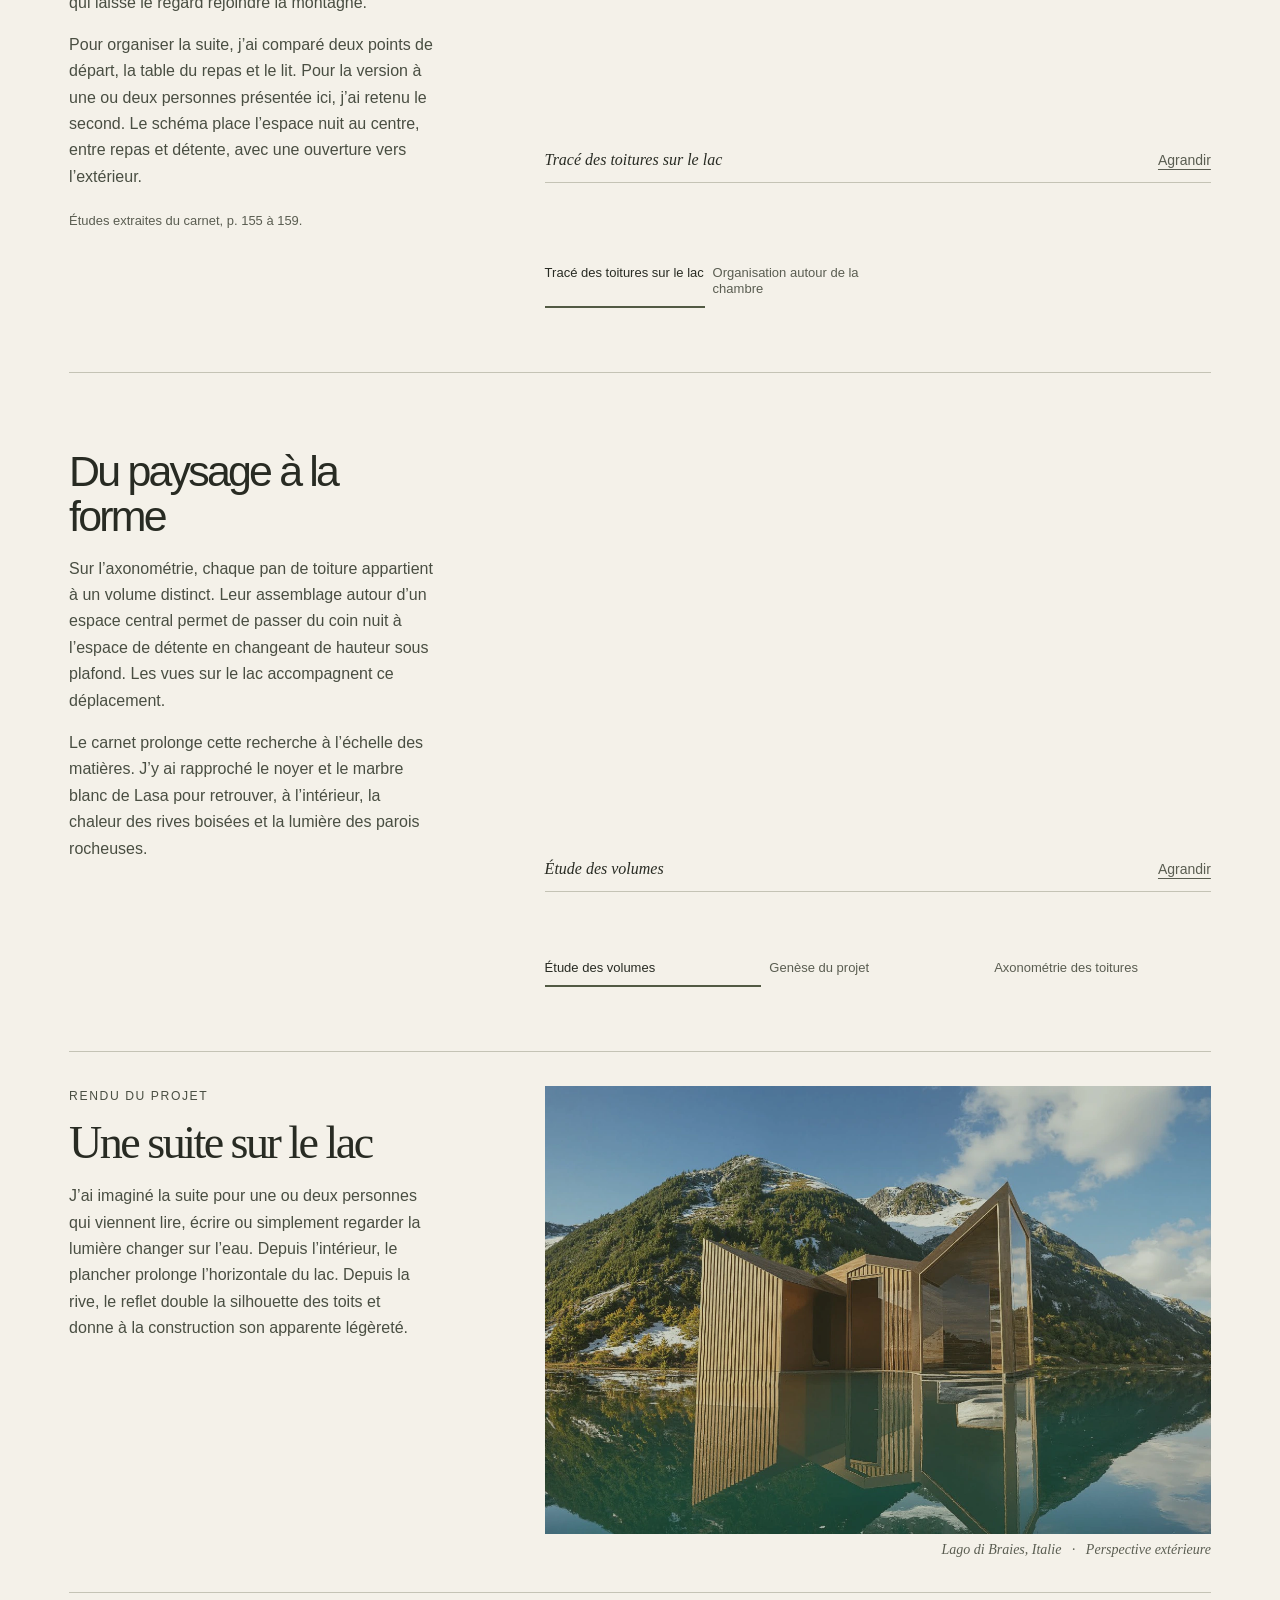
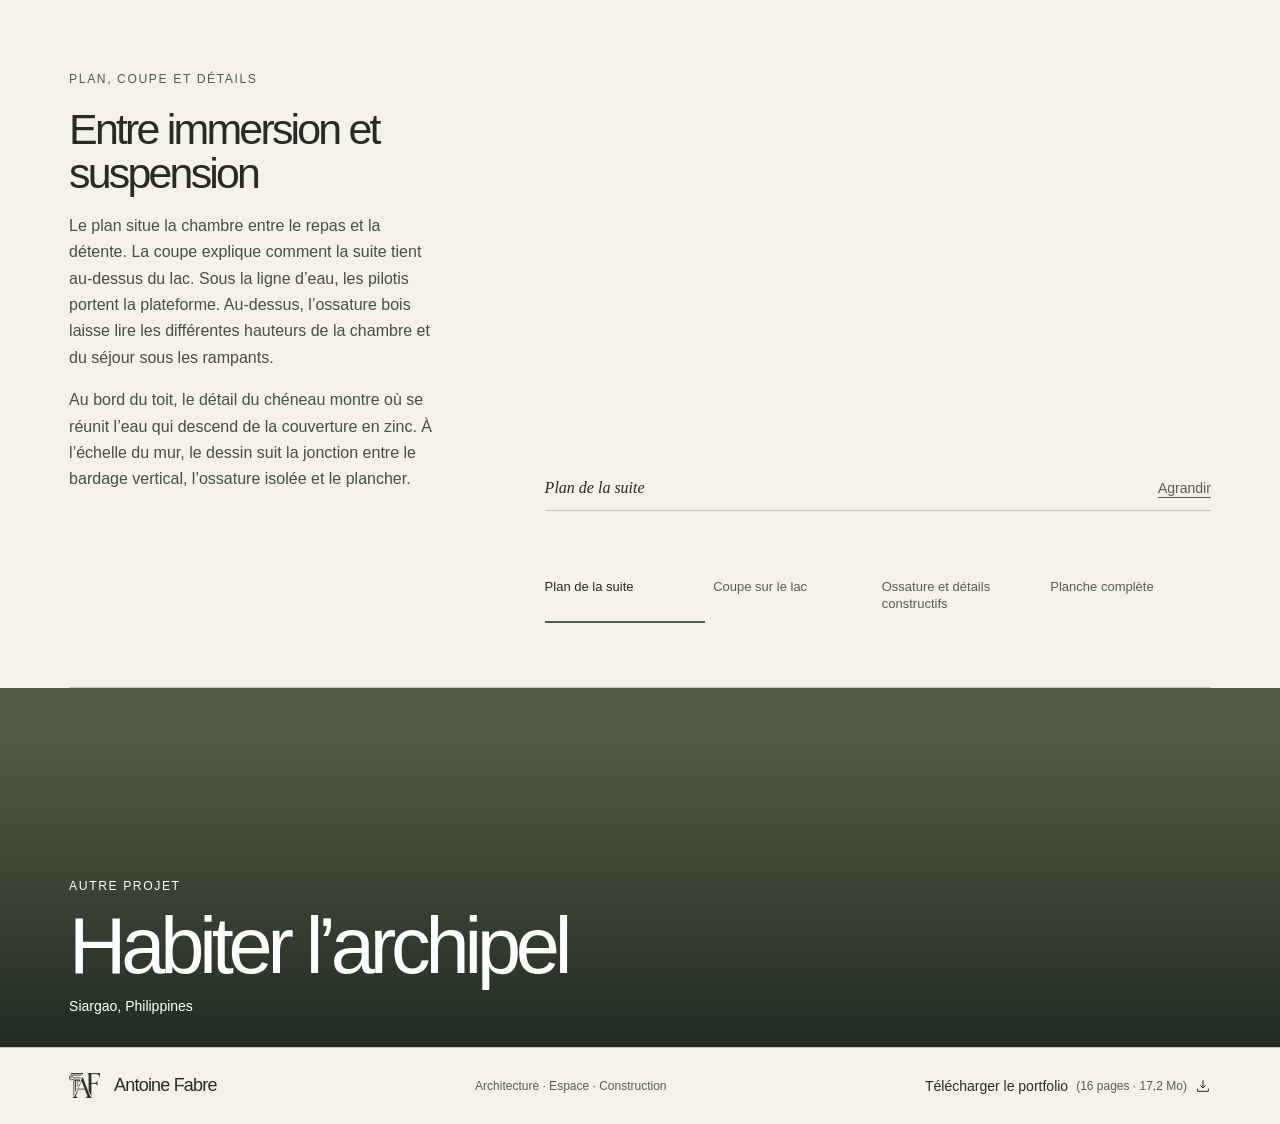
<file: projet-nuit-flottante.html>
<!doctype html>
<html lang="fr"><head><meta charset="utf-8"><meta name="viewport" content="width=device-width, initial-scale=1"><title>Nuit flottante — Antoine Fabre</title><link rel="canonical" href="https://fabreantoine.com/nuit.html"><meta http-equiv="refresh" content="0; url=nuit.html"></head><body><p><a href="nuit.html">Nuit flottante — Antoine Fabre</a></p></body></html>
</file>
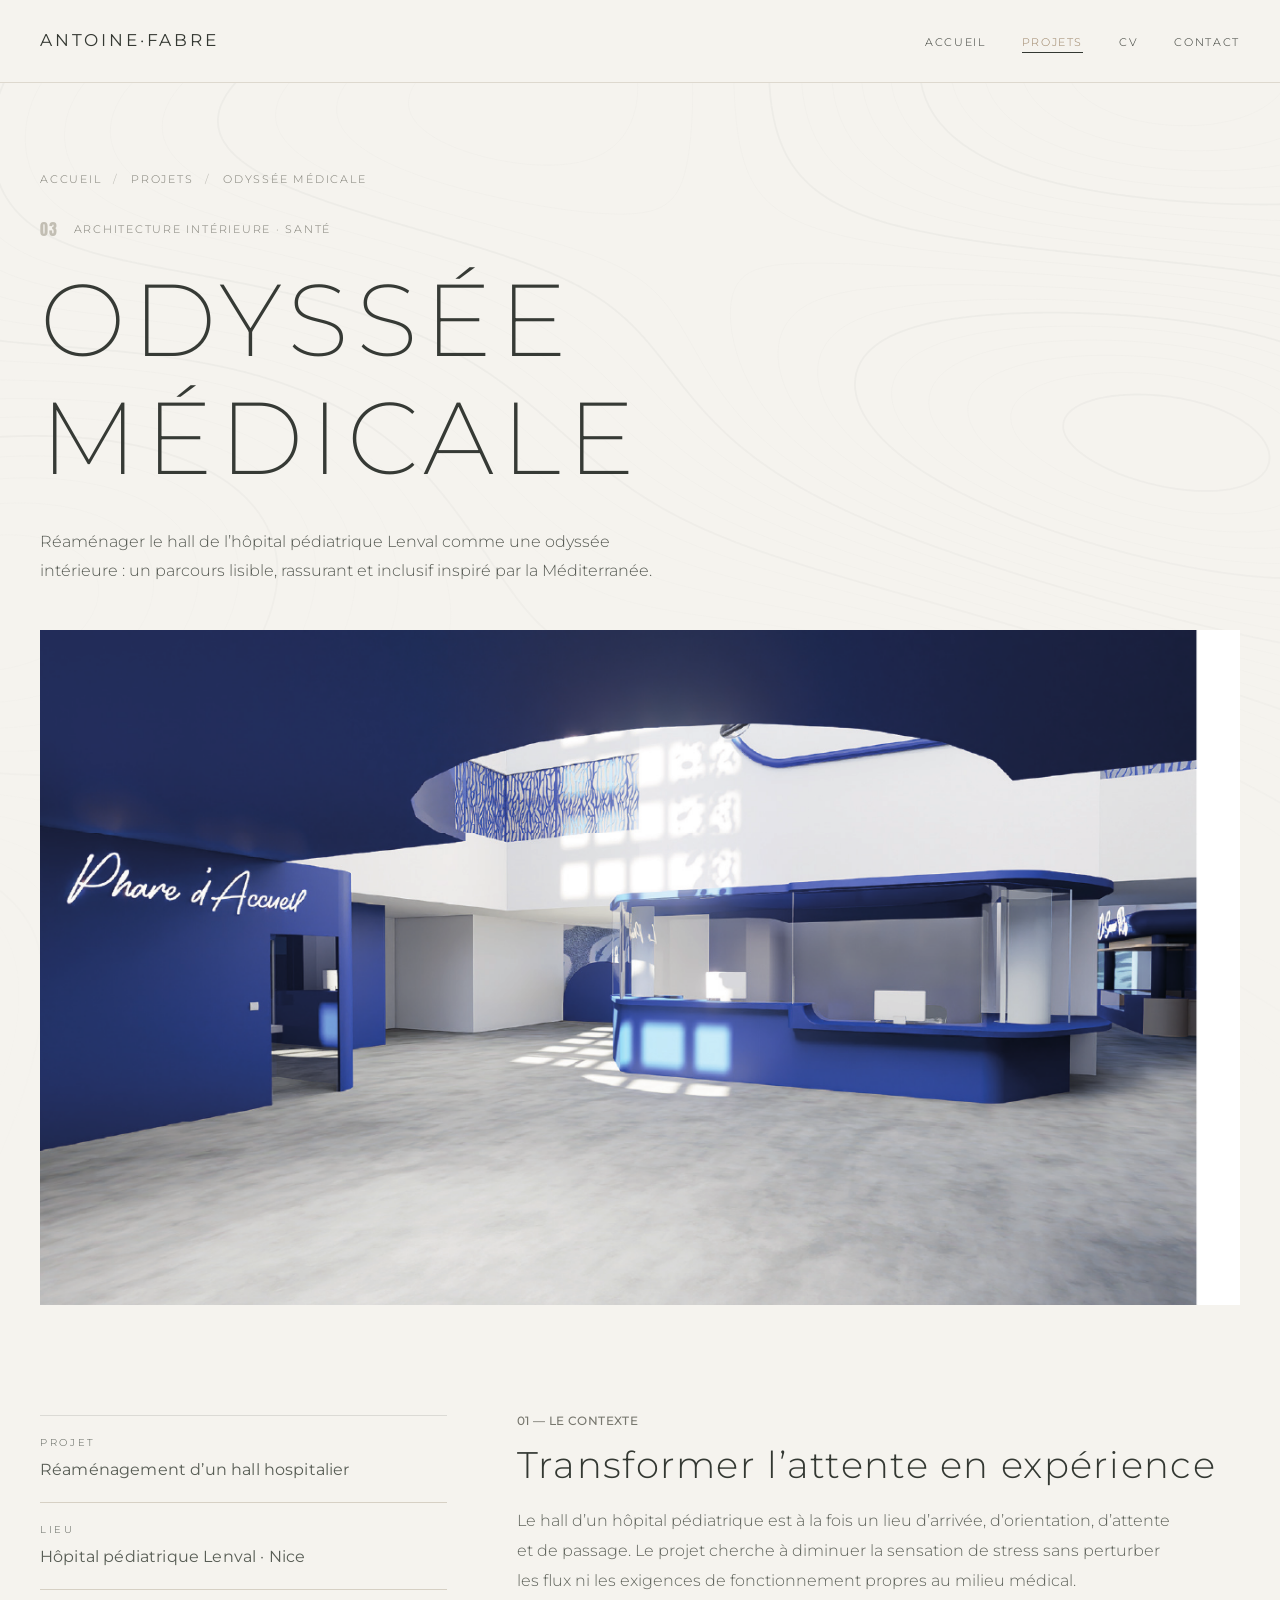
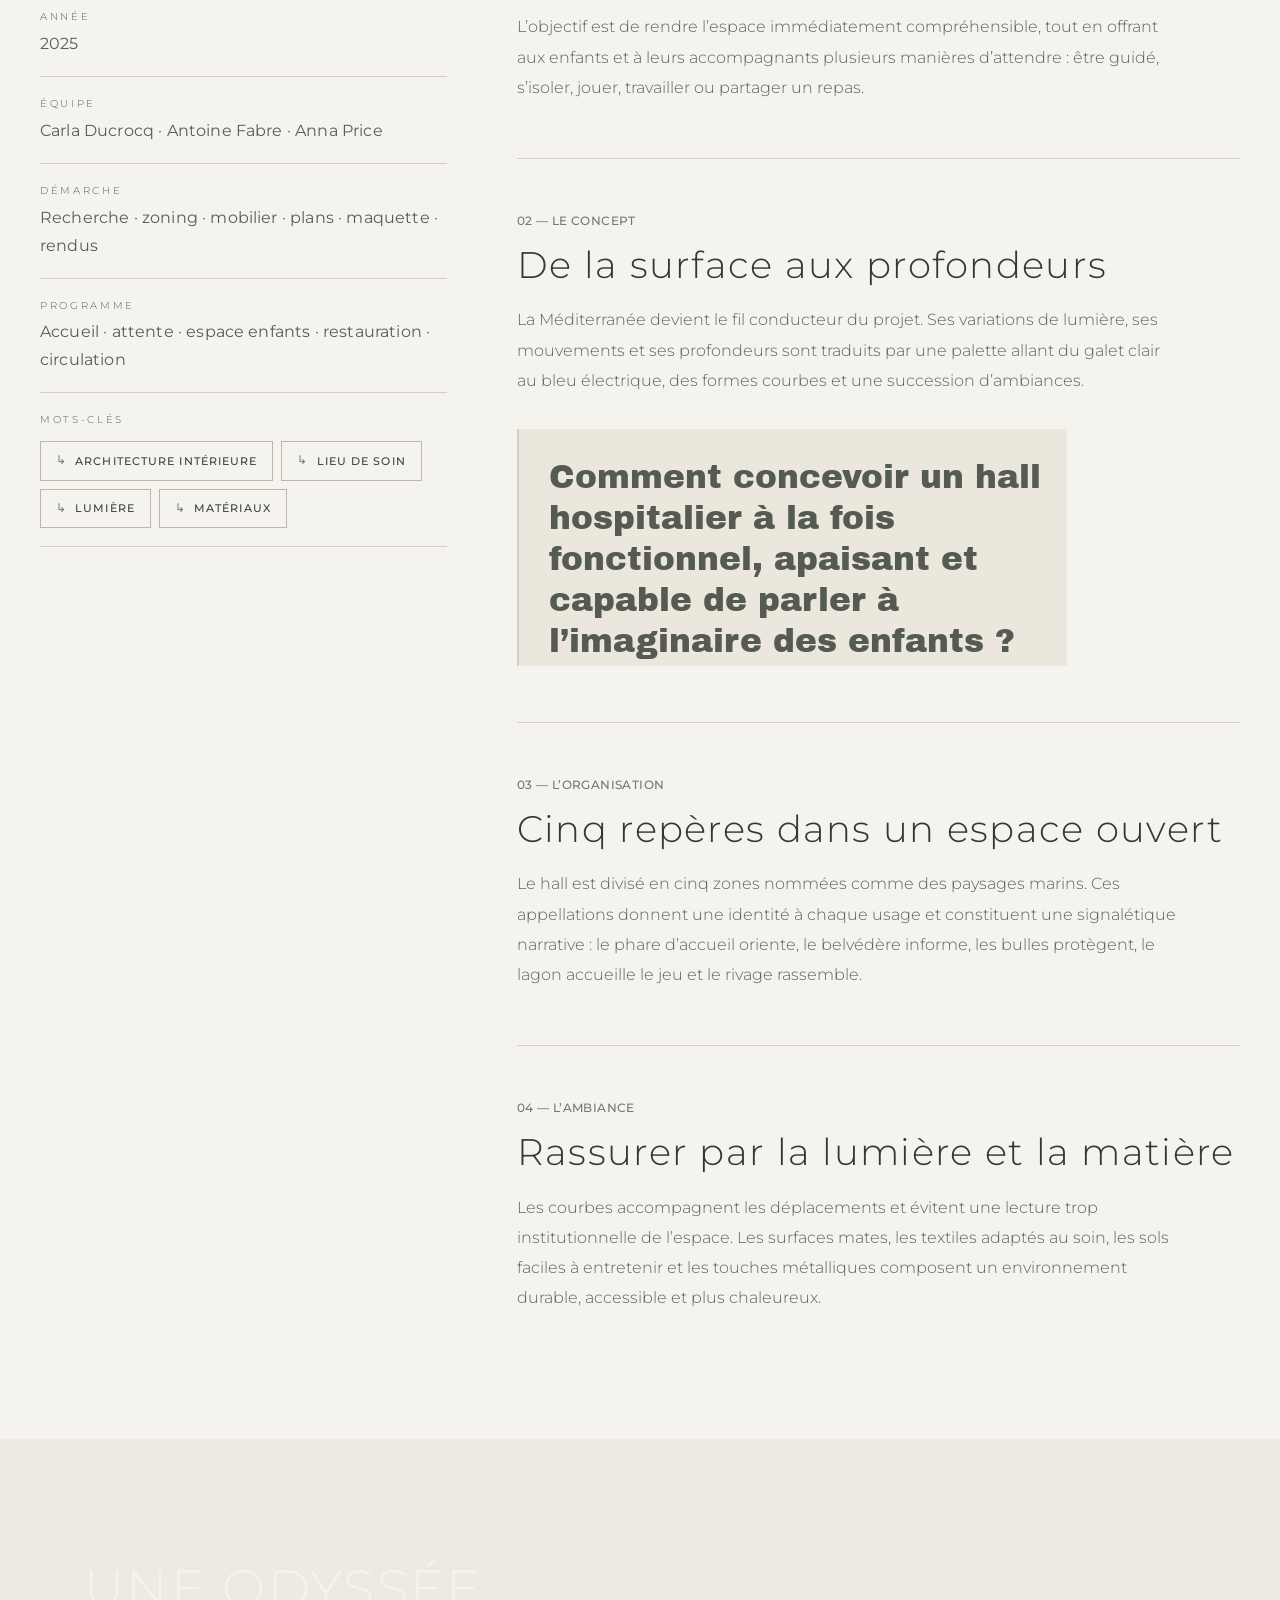
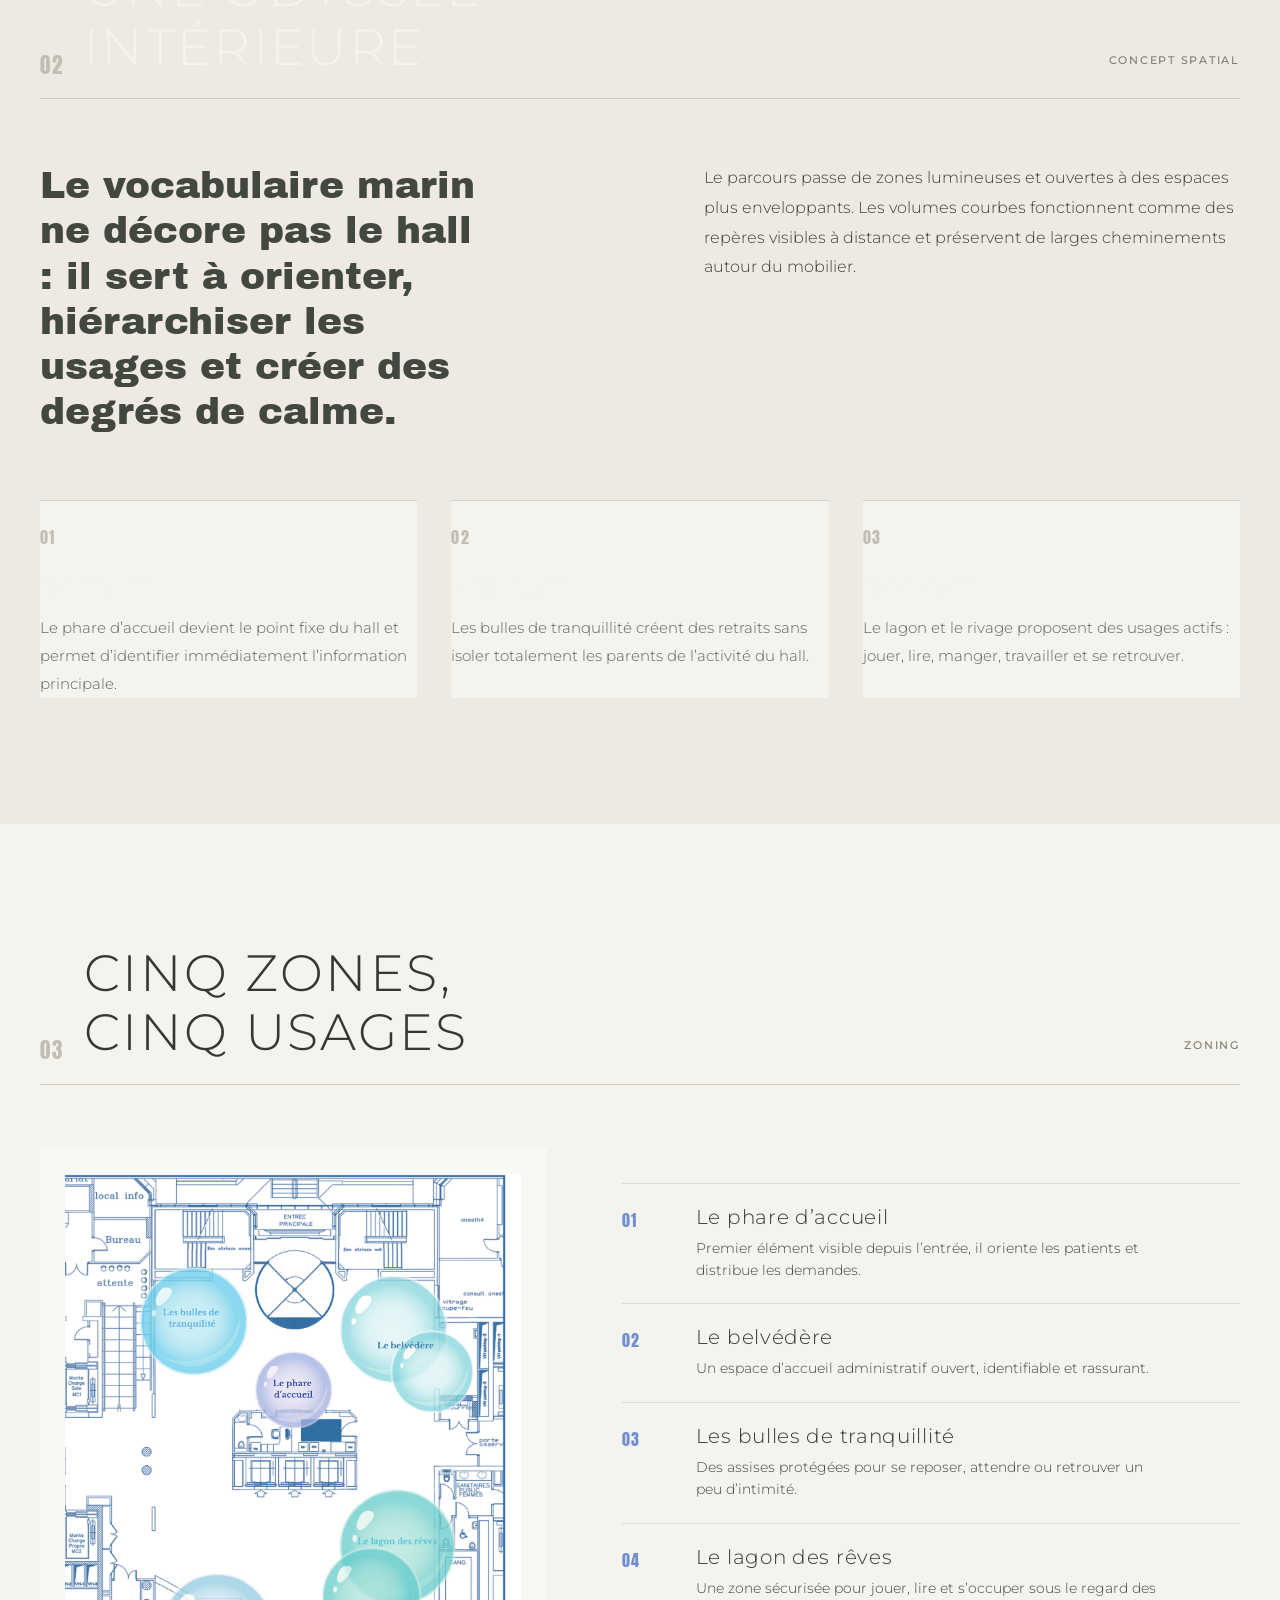
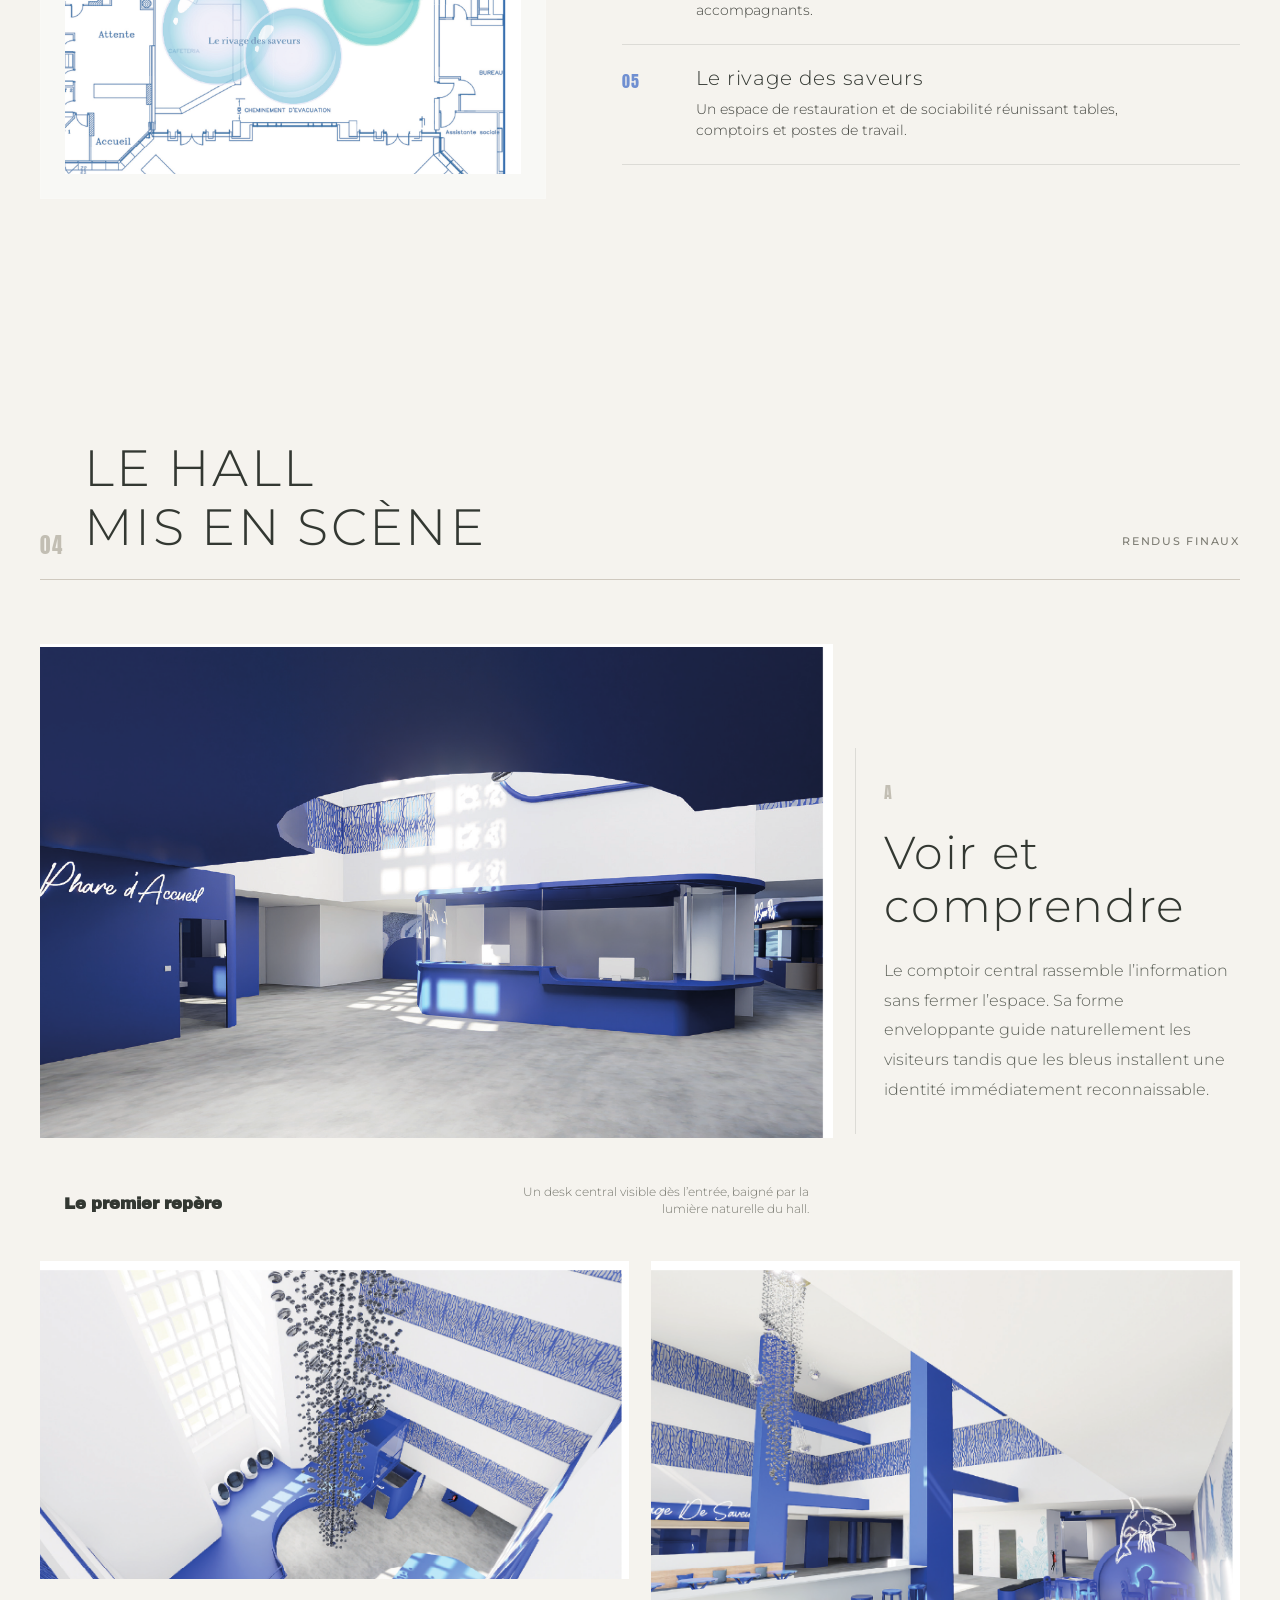
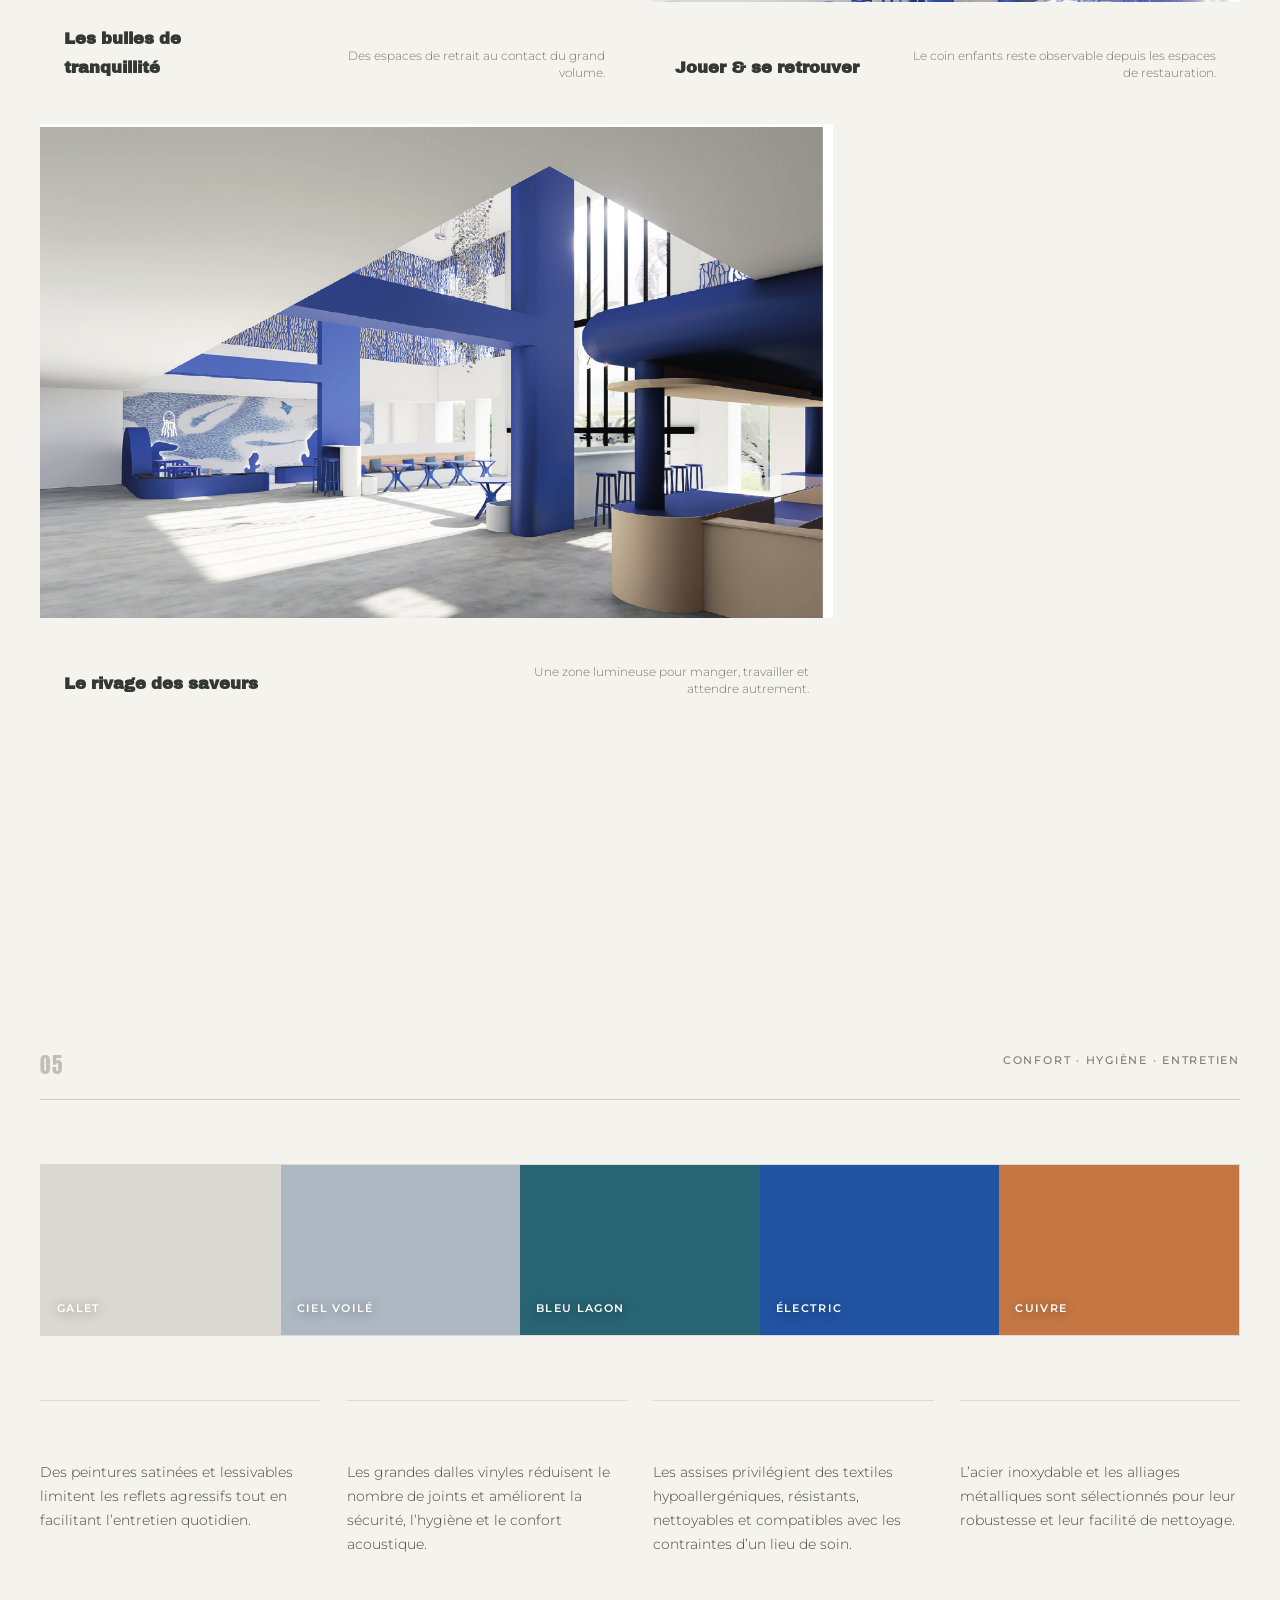
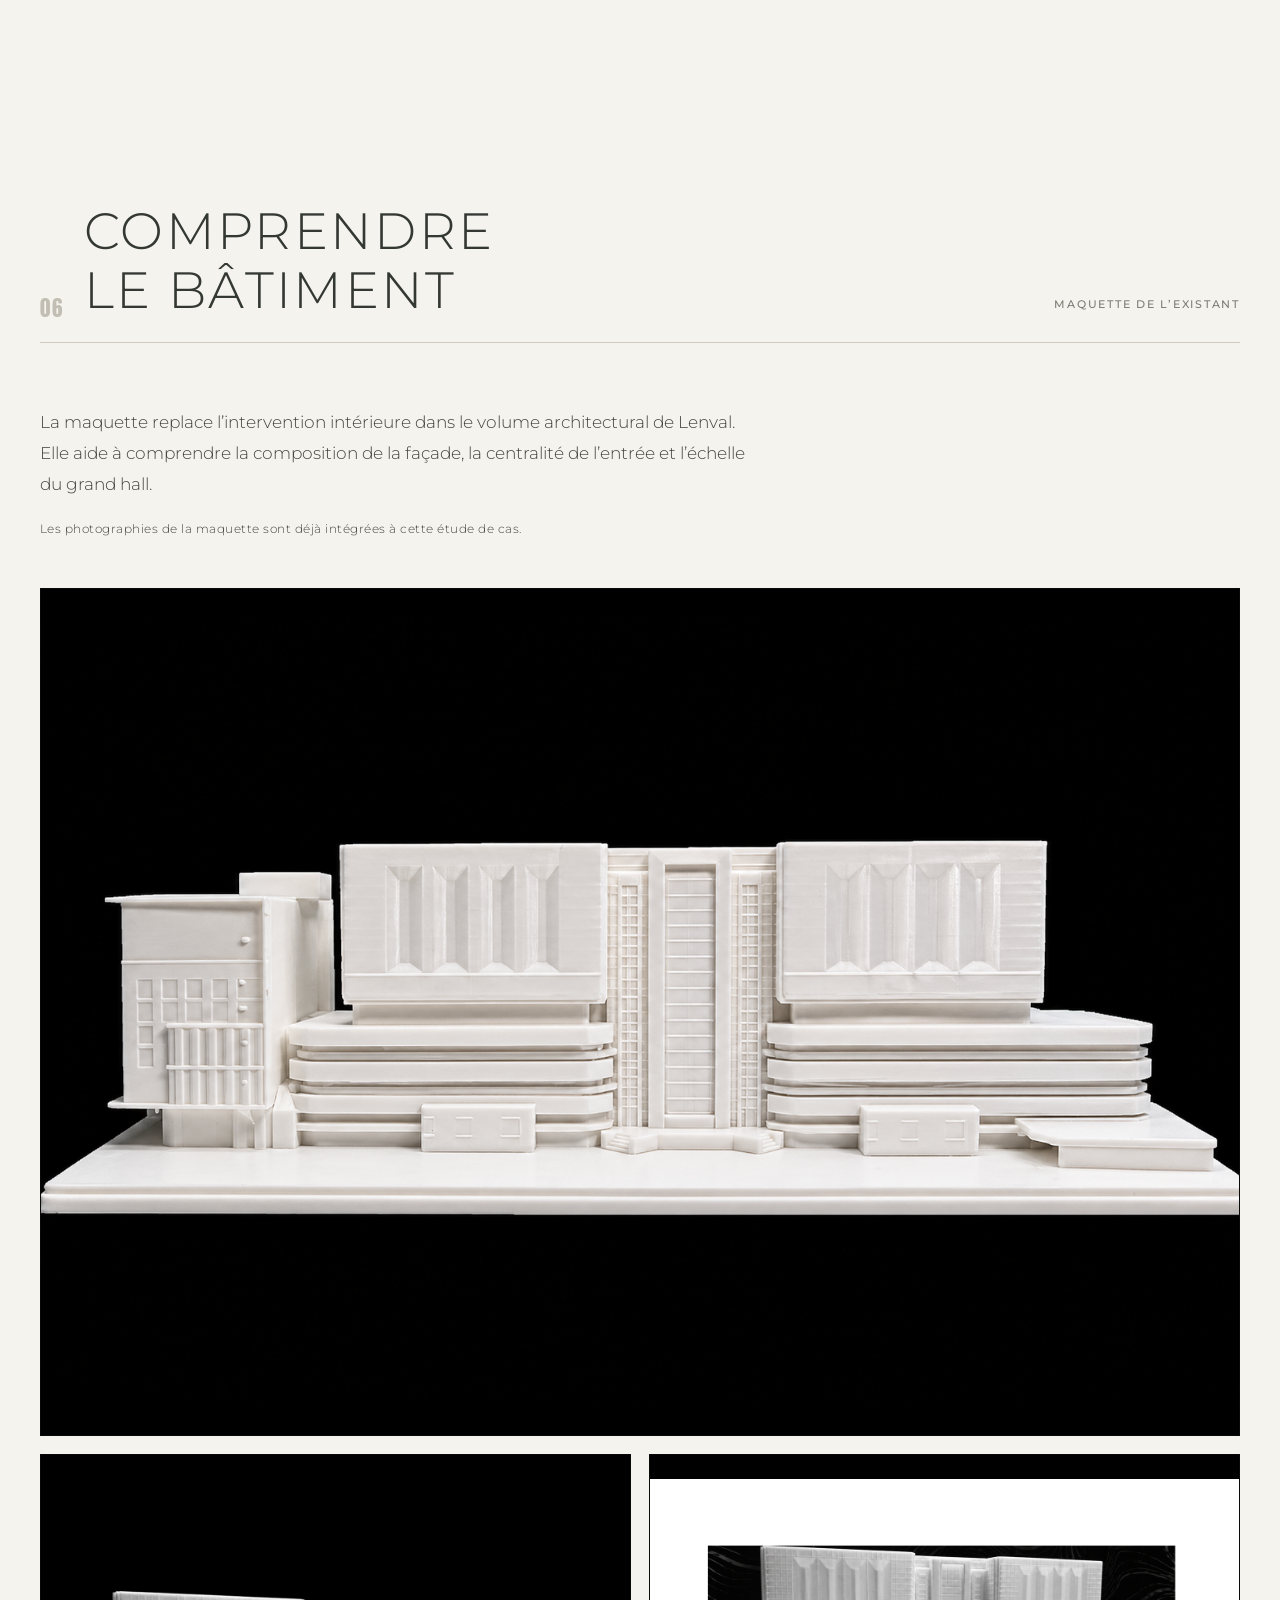
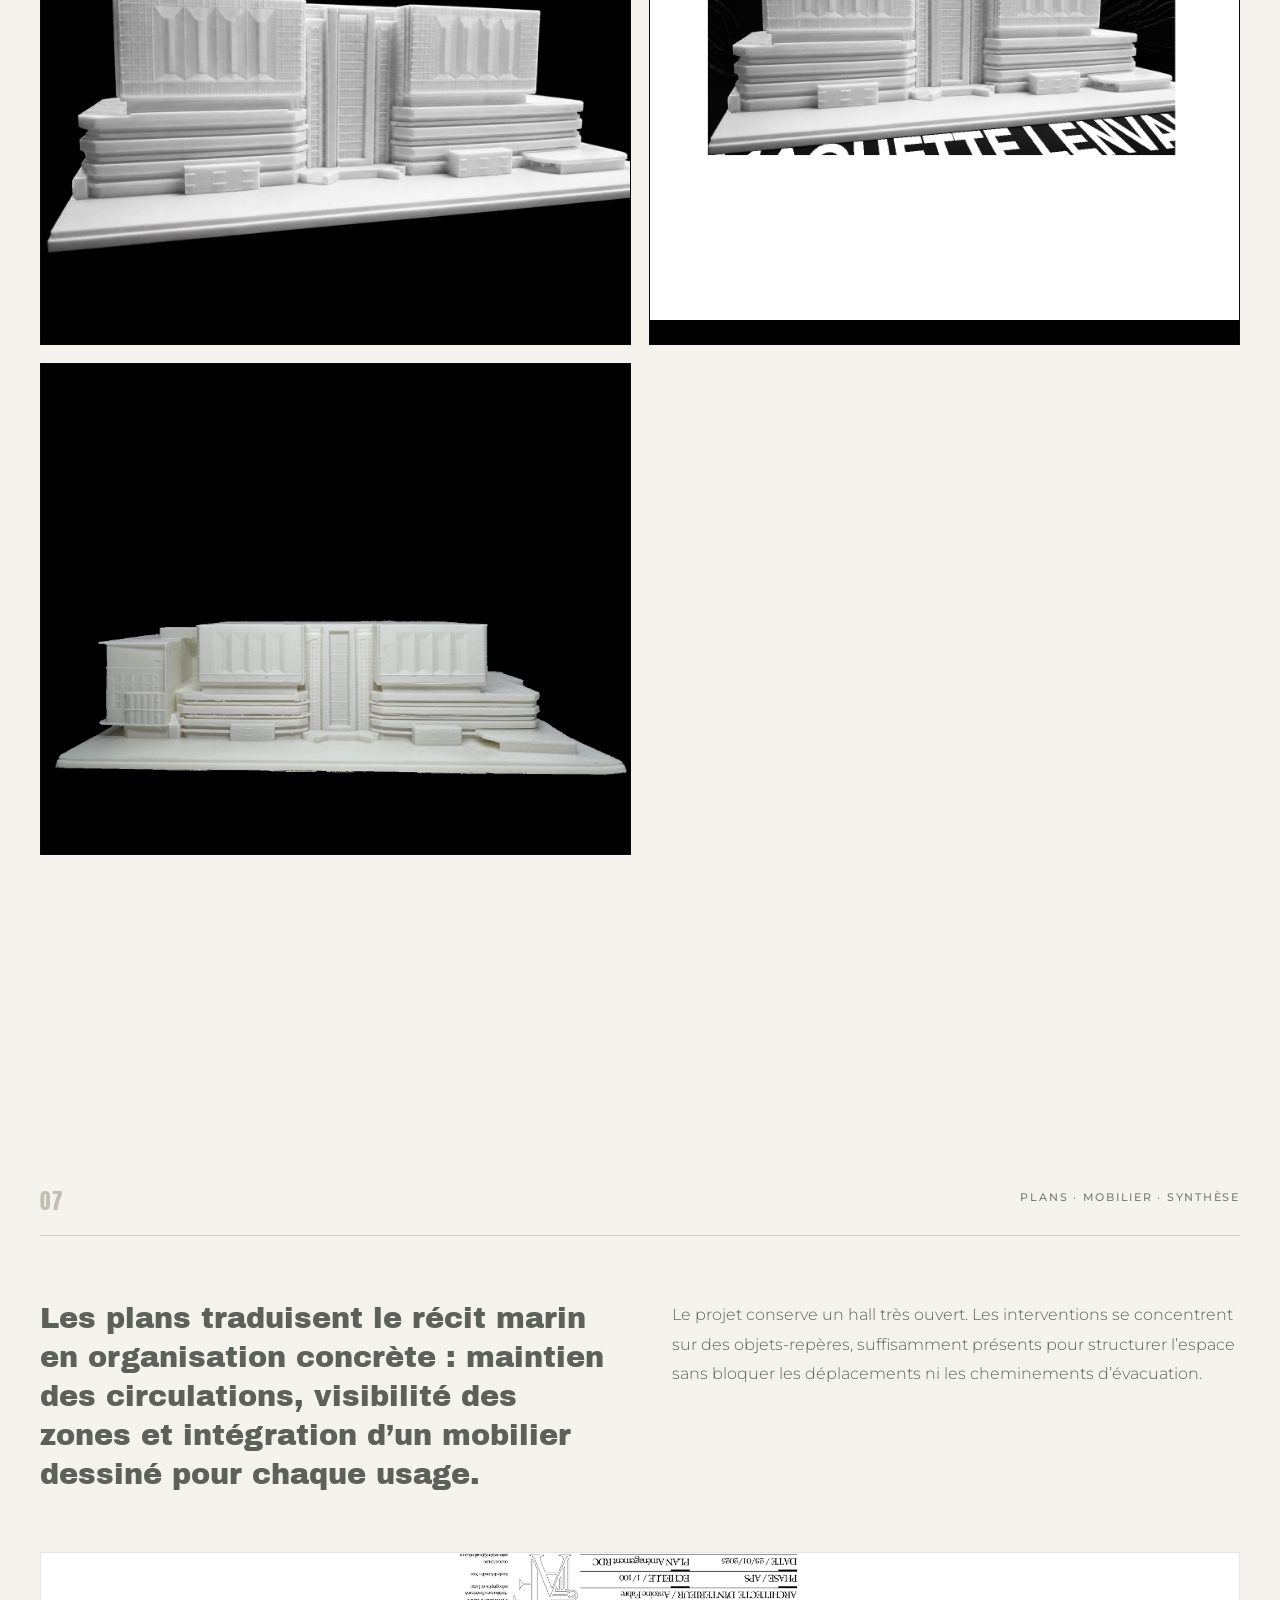
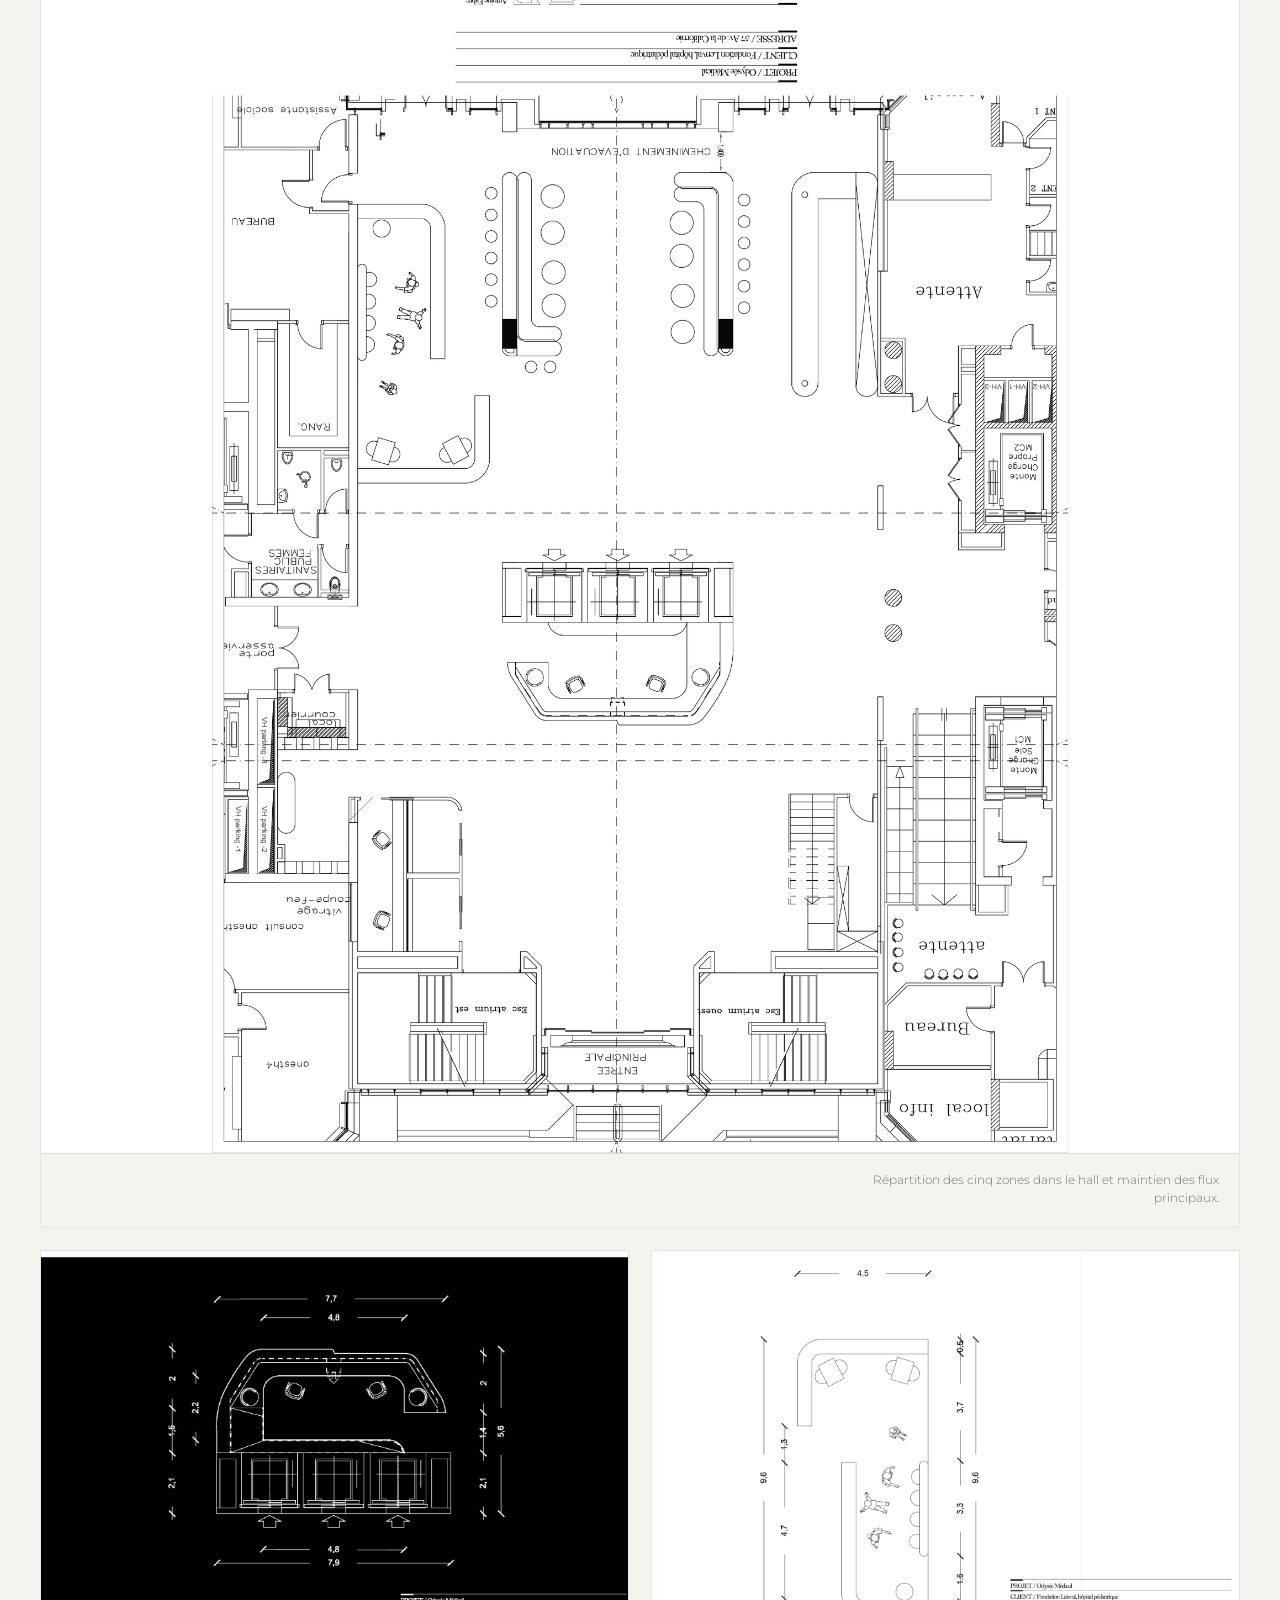
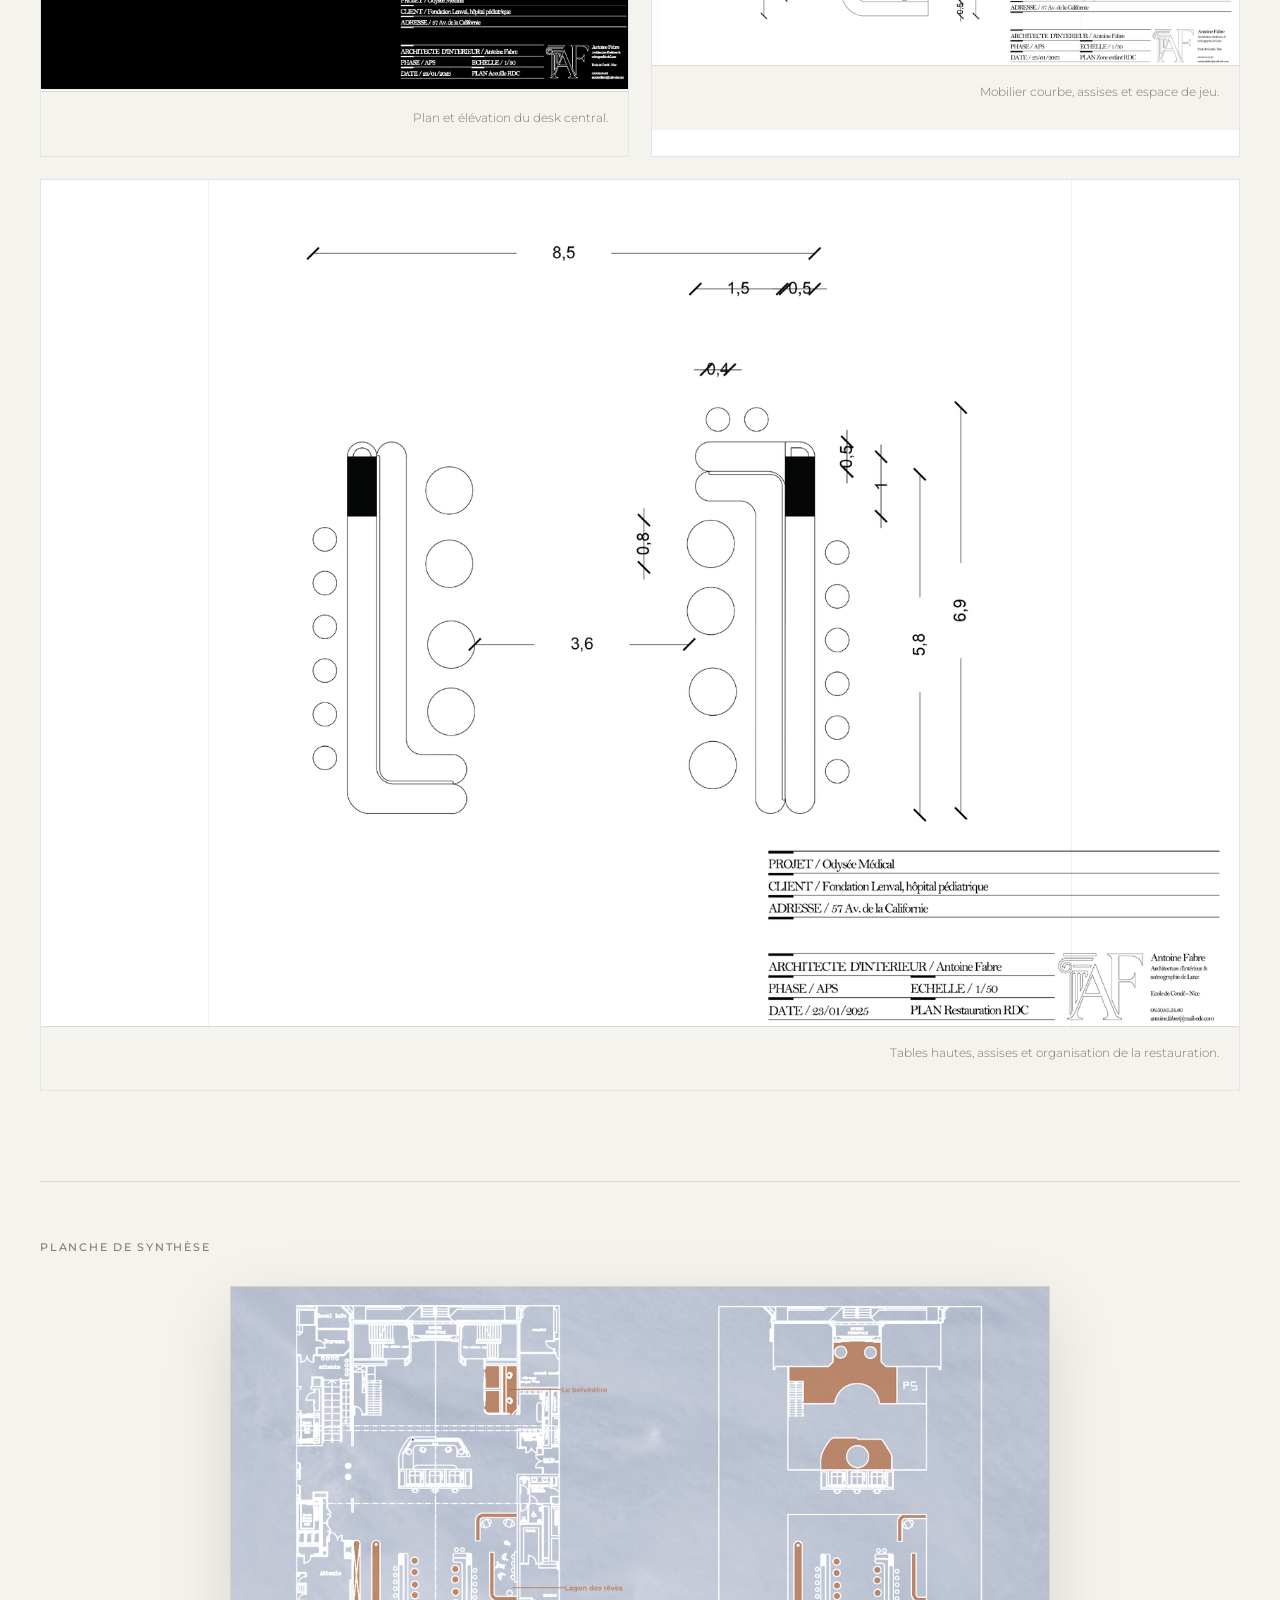
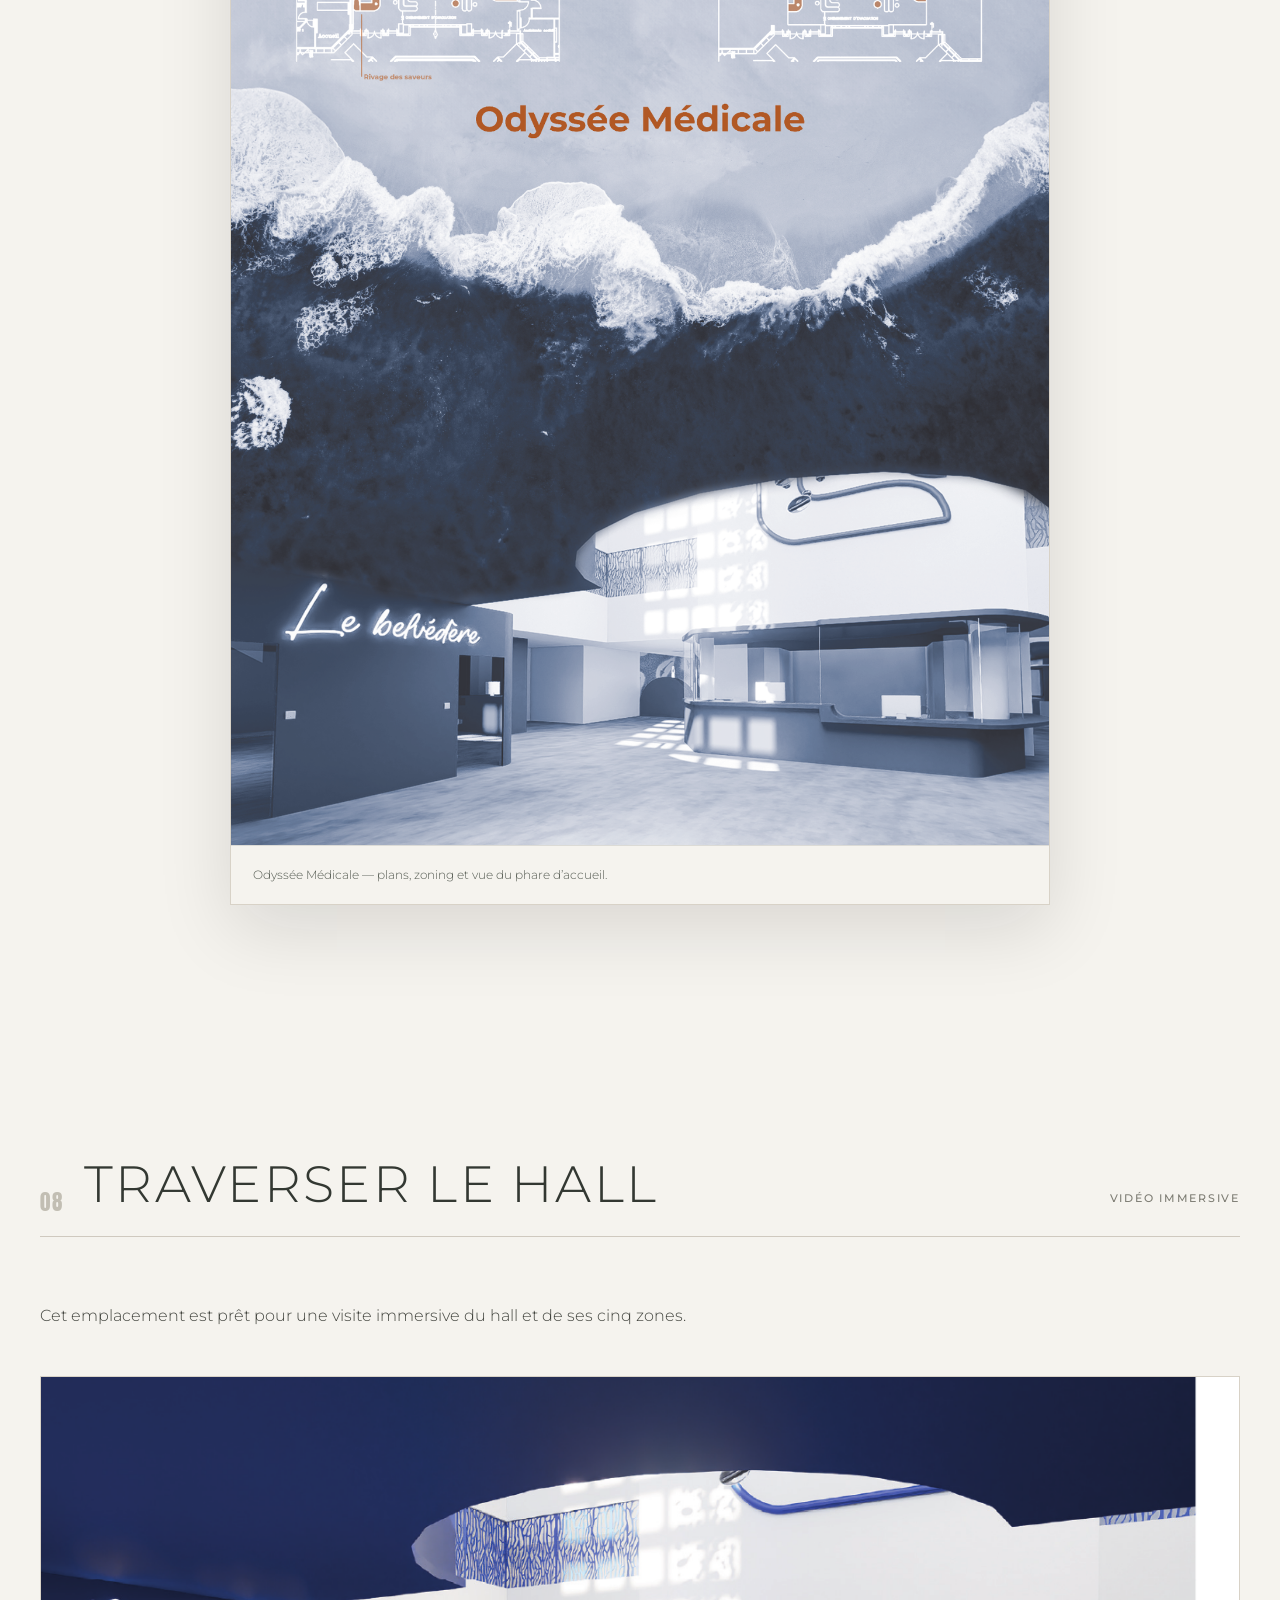
<file: projet-odyssee.html>
<!DOCTYPE html>

<html lang="fr">
<head>
<meta charset="utf-8"/>
<meta content="width=device-width, initial-scale=1.0" name="viewport"/>
<title>Odyssée Médicale — Antoine Fabre</title>
<meta content="Odyssée Médicale : réaménagement du hall de l’hôpital pédiatrique Lenval, inspiré par les paysages et les profondeurs de la Méditerranée." name="description"/>
<meta content="#f5f3ee" name="theme-color"/>
<meta content="light" name="color-scheme"/>
<meta content="website" property="og:type"/>
<meta content="fr_FR" property="og:locale"/>
<meta content="Antoine Fabre — Portfolio" property="og:site_name"/>
<meta content="Odyssée Médicale — Antoine Fabre" property="og:title"/>
<meta content="Un hall hospitalier plus lisible et apaisant, organisé comme une immersion progressive dans la Méditerranée." property="og:description"/>
<meta content="images/odyssee-hero.png" property="og:image"/>
<meta content="summary_large_image" name="twitter:card"/>
<link href="https://fonts.googleapis.com" rel="preconnect"/>
<link crossorigin="" href="https://fonts.gstatic.com" rel="preconnect"/>
<script>document.documentElement.classList.add('js');</script>
<link href="https://fonts.googleapis.com/css2?family=Anton&amp;family=Archivo+Black&amp;family=Montserrat:wght@200;300;400;500;600&amp;display=swap" rel="stylesheet"/>
<link href="styles.css?v=4" rel="stylesheet"/>
<link href="editorial-global.css" rel="stylesheet"/>
<link href="images/favicon.svg" rel="icon" type="image/svg+xml"/>
<link href="images/favicon.png" rel="icon" sizes="512x512" type="image/png"/>
<link href="favicon.ico" rel="shortcut icon"/>
</head>
<body class="odyssee-page"><a class="skip-link" href="#main-content">Aller au contenu</a>
<nav aria-label="Navigation principale" id="nav">
<a class="brand brand-lockup" href="index.html"><span class="brand-text">ANTOINE<b>·</b>FABRE</span><img alt="Monogramme AF" class="brand-mark" decoding="async" src="images/af-logo-white.png"/></a>
<button aria-controls="menu" aria-expanded="false" aria-label="Ouvrir le menu" class="menu-btn" id="menuBtn">MENU</button>
<ul aria-label="Pages principales" id="menu">
<li><a href="index.html">Accueil</a></li>
<li><a aria-current="page" href="portfolio.html">Projets</a></li>
<li><a href="cv.html">CV</a></li>
<li><a href="index.html#contact">Contact</a></li>
</ul>
</nav>
<main id="main-content">
<header class="proj-hero">
<div class="topo"></div>
<div class="wrap">
<div class="breadcrumb reveal"><a href="index.html">Accueil</a><span class="sep">/</span><a href="portfolio.html">Projets</a><span class="sep">/</span><span>Odyssée Médicale</span></div>
<div class="proj-kicker reveal"><span class="n">03</span><span>Architecture intérieure · Santé</span></div>
<h1 class="proj-title reveal">Odyssée<br/>Médicale</h1>
<p class="proj-lead reveal">Réaménager le hall de l’hôpital pédiatrique Lenval comme une odyssée intérieure : un parcours lisible, rassurant et inclusif inspiré par la Méditerranée.</p>
<div class="proj-cover ph reveal" data-ph="Odyssée Médicale · phare d’accueil">
<img alt="Vue du phare d’accueil et du belvédère dans le hall de l’hôpital Lenval" decoding="async" fetchpriority="high" height="960" loading="eager" src="images/odyssee-hero.png" width="1347"/>
</div>
</div>
</header>
<div class="proj-body">
<div class="wrap">
<div class="proj-layout">
<aside class="proj-meta reveal">
<div class="row"><span class="k">Projet</span><span class="v">Réaménagement d’un hall hospitalier</span></div>
<div class="row"><span class="k">Lieu</span><span class="v">Hôpital pédiatrique Lenval · Nice</span></div>
<div class="row"><span class="k">Année</span><span class="v">2025</span></div>
<div class="row"><span class="k">Équipe</span><span class="v">Carla Ducrocq · Antoine Fabre · Anna Price</span></div>
<div class="row"><span class="k">Démarche</span><span class="v">Recherche · zoning · mobilier · plans · maquette · rendus</span></div>
<div class="row"><span class="k">Programme</span><span class="v">Accueil · attente · espace enfants · restauration · circulation</span></div>
<div class="row"><span class="k">Mots-clés</span><ul class="tags"><li><a class="tag" href="portfolio.html?tag=architecture">Architecture intérieure</a></li><li><a class="tag" href="portfolio.html?tag=soin">Lieu de soin</a></li><li><a class="tag" href="portfolio.html?tag=lumiere">Lumière</a></li><li><a class="tag" href="portfolio.html?tag=materiaux">Matériaux</a></li></ul></div>
</aside>
<div class="proj-prose">
<div class="block"><h4>01 — Le contexte</h4><h3>Transformer l’attente en expérience</h3><p>Le hall d’un hôpital pédiatrique est à la fois un lieu d’arrivée, d’orientation, d’attente et de passage. Le projet cherche à diminuer la sensation de stress sans perturber les flux ni les exigences de fonctionnement propres au milieu médical.</p><p>L’objectif est de rendre l’espace immédiatement compréhensible, tout en offrant aux enfants et à leurs accompagnants plusieurs manières d’attendre : être guidé, s’isoler, jouer, travailler ou partager un repas.</p></div>
<div class="block"><h4>02 — Le concept</h4><h3>De la surface aux profondeurs</h3><p>La Méditerranée devient le fil conducteur du projet. Ses variations de lumière, ses mouvements et ses profondeurs sont traduits par une palette allant du galet clair au bleu électrique, des formes courbes et une succession d’ambiances.</p><blockquote class="project-question">Comment concevoir un hall hospitalier à la fois fonctionnel, apaisant et capable de parler à l’imaginaire des enfants ?</blockquote></div>
<div class="block"><h4>03 — L’organisation</h4><h3>Cinq repères dans un espace ouvert</h3><p>Le hall est divisé en cinq zones nommées comme des paysages marins. Ces appellations donnent une identité à chaque usage et constituent une signalétique narrative : le phare d’accueil oriente, le belvédère informe, les bulles protègent, le lagon accueille le jeu et le rivage rassemble.</p></div>
<div class="block"><h4>04 — L’ambiance</h4><h3>Rassurer par la lumière et la matière</h3><p>Les courbes accompagnent les déplacements et évitent une lecture trop institutionnelle de l’espace. Les surfaces mates, les textiles adaptés au soin, les sols faciles à entretenir et les touches métalliques composent un environnement durable, accessible et plus chaleureux.</p></div>
</div>
</div>
</div>
</div>
<section class="odyssee-concept light">
<div class="wrap">
<div class="sec-head reveal"><span class="n">02</span><h2>Une odyssée<br/>intérieure</h2><span class="eyebrow">Concept spatial</span></div>
<div class="archipelago-intro reveal"><p class="concept-lead">Le vocabulaire marin ne décore pas le hall : il sert à orienter, hiérarchiser les usages et créer des degrés de calme.</p><p>Le parcours passe de zones lumineuses et ouvertes à des espaces plus enveloppants. Les volumes courbes fonctionnent comme des repères visibles à distance et préservent de larges cheminements autour du mobilier.</p></div>
<div class="principles-grid">
<article class="principle reveal"><span class="principle-num">01</span><h3>Orienter</h3><p>Le phare d’accueil devient le point fixe du hall et permet d’identifier immédiatement l’information principale.</p></article>
<article class="principle reveal"><span class="principle-num">02</span><h3>Protéger</h3><p>Les bulles de tranquillité créent des retraits sans isoler totalement les parents de l’activité du hall.</p></article>
<article class="principle reveal"><span class="principle-num">03</span><h3>Occuper</h3><p>Le lagon et le rivage proposent des usages actifs : jouer, lire, manger, travailler et se retrouver.</p></article>
</div>
</div>
</section>
<section class="odyssee-zoning-section">
<div class="wrap">
<div class="sec-head reveal"><span class="n">03</span><h2>Cinq zones,<br/>cinq usages</h2><span class="eyebrow">Zoning</span></div>
<div class="odyssee-zoning-grid">
<figure class="odyssee-zoning-visual reveal"><img alt="Plan de zoning du hall avec les cinq zones du projet Odyssée Médicale" decoding="async" height="1775" loading="lazy" src="images/odyssee-zoning.png" width="1347"/></figure>
<div class="odyssee-zone-list">
<article class="reveal"><span>01</span><div><h3>Le phare d’accueil</h3><p>Premier élément visible depuis l’entrée, il oriente les patients et distribue les demandes.</p></div></article>
<article class="reveal"><span>02</span><div><h3>Le belvédère</h3><p>Un espace d’accueil administratif ouvert, identifiable et rassurant.</p></div></article>
<article class="reveal"><span>03</span><div><h3>Les bulles de tranquillité</h3><p>Des assises protégées pour se reposer, attendre ou retrouver un peu d’intimité.</p></div></article>
<article class="reveal"><span>04</span><div><h3>Le lagon des rêves</h3><p>Une zone sécurisée pour jouer, lire et s’occuper sous le regard des accompagnants.</p></div></article>
<article class="reveal"><span>05</span><div><h3>Le rivage des saveurs</h3><p>Un espace de restauration et de sociabilité réunissant tables, comptoirs et postes de travail.</p></div></article>
</div>
</div>
</div>
</section>
<section class="project-story odyssee-story">
<div class="wrap">
<div class="sec-head reveal"><span class="n">04</span><h2>Le hall<br/>mis en scène</h2><span class="eyebrow">Rendus finaux</span></div>
<div class="story-grid">
<figure class="story-figure story-figure-wide ph reveal" data-ph="Phare d’accueil · belvédère"><img alt="Vue générale du phare d’accueil et du belvédère" decoding="async" height="960" loading="lazy" src="images/odyssee-hero.png" width="1347"/><figcaption><b>Le premier repère</b><span>Un desk central visible dès l’entrée, baigné par la lumière naturelle du hall.</span></figcaption></figure>
<div class="story-copy reveal"><span class="story-index">A</span><h3>Voir et comprendre</h3><p>Le comptoir central rassemble l’information sans fermer l’espace. Sa forme enveloppante guide naturellement les visiteurs tandis que les bleus installent une identité immédiatement reconnaissable.</p></div>
<figure class="story-figure ph reveal" data-ph="Bulles de tranquillité"><img alt="Vue en plongée des bulles de tranquillité près de l’entrée" decoding="async" height="960" loading="lazy" src="images/odyssee-tranquillite.png" width="1347"/><figcaption><b>Les bulles de tranquillité</b><span>Des espaces de retrait au contact du grand volume.</span></figcaption></figure>
<figure class="story-figure ph reveal" data-ph="Lagon des rêves · rivage des saveurs"><img alt="Vue du lagon des rêves et du rivage des saveurs" decoding="async" height="960" loading="lazy" src="images/odyssee-lagon.png" width="1347"/><figcaption><b>Jouer &amp; se retrouver</b><span>Le coin enfants reste observable depuis les espaces de restauration.</span></figcaption></figure>
<figure class="story-figure story-figure-wide ph reveal" data-ph="Rivage des saveurs"><img alt="Vue de l’espace restauration du rivage des saveurs" decoding="async" height="960" loading="lazy" src="images/odyssee-restauration.png" width="1347"/><figcaption><b>Le rivage des saveurs</b><span>Une zone lumineuse pour manger, travailler et attendre autrement.</span></figcaption></figure>
</div>
</div>
</section>
<section class="odyssee-materials light">
<div class="wrap">
<div class="sec-head reveal"><span class="n">05</span><h2>Couleurs &amp;<br/>matériaux</h2><span class="eyebrow">Confort · hygiène · entretien</span></div>
<div aria-label="Palette chromatique du projet" class="odyssee-palette reveal">
<div style="--swatch:#dad8d1"><span>Galet</span></div><div style="--swatch:#aeb8c2"><span>Ciel voilé</span></div><div style="--swatch:#286474"><span>Bleu Lagon</span></div><div style="--swatch:#2253a2"><span>Électric</span></div><div style="--swatch:#c57743"><span>Cuivre</span></div>
</div>
<div class="odyssee-material-grid">
<article class="reveal"><h3>Surfaces mates</h3><p>Des peintures satinées et lessivables limitent les reflets agressifs tout en facilitant l’entretien quotidien.</p></article>
<article class="reveal"><h3>Sols continus</h3><p>Les grandes dalles vinyles réduisent le nombre de joints et améliorent la sécurité, l’hygiène et le confort acoustique.</p></article>
<article class="reveal"><h3>Textiles adaptés</h3><p>Les assises privilégient des textiles hypoallergéniques, résistants, nettoyables et compatibles avec les contraintes d’un lieu de soin.</p></article>
<article class="reveal"><h3>Métaux durables</h3><p>L’acier inoxydable et les alliages métalliques sont sélectionnés pour leur robustesse et leur facilité de nettoyage.</p></article>
</div>
</div>
</section>
<section class="odyssee-model-section">
<div class="wrap">
<div class="sec-head reveal"><span class="n">06</span><h2>Comprendre<br/>le bâtiment</h2><span class="eyebrow">Maquette de l’existant</span></div>
<div class="odyssee-model-intro reveal"><p>La maquette replace l’intervention intérieure dans le volume architectural de Lenval. Elle aide à comprendre la composition de la façade, la centralité de l’entrée et l’échelle du grand hall.</p><p class="model-existing-note">Les photographies de la maquette sont déjà intégrées à cette étude de cas.</p></div>
<div class="odyssee-model-grid">
<figure class="reveal"><img alt="Vue frontale de la maquette de l’hôpital Lenval" decoding="async" height="1023" loading="lazy" src="images/odyssee-maquette-1.png" width="1537"/><figcaption>Façade principale</figcaption></figure>
<figure class="reveal"><img alt="Vue en perspective de la maquette de l’hôpital Lenval" decoding="async" height="1086" loading="lazy" src="images/odyssee-maquette-3.png" width="1448"/><figcaption>Lecture des volumes</figcaption></figure>
<figure class="reveal"><img alt="Deuxième perspective de la maquette de l’hôpital Lenval" decoding="async" height="1086" loading="lazy" src="images/odyssee-maquette-2.png" width="1448"/><figcaption>Façade et entrée centrale</figcaption></figure>
<figure class="reveal"><img alt="Vue générale de la maquette blanche de l’hôpital Lenval" decoding="async" height="1275" loading="lazy" src="images/odyssee-maquette-4.png" width="1700"/><figcaption>Maquette d’étude</figcaption></figure>
</div>
</div>
</section>
<section class="archipel-tech odyssee-tech light">
<div class="wrap">
<div class="sec-head reveal"><span class="n">07</span><h2>Du zoning<br/>au détail</h2><span class="eyebrow">Plans · mobilier · synthèse</span></div>
<div class="tech-intro reveal"><p>Les plans traduisent le récit marin en organisation concrète : maintien des circulations, visibilité des zones et intégration d’un mobilier dessiné pour chaque usage.</p><p>Le projet conserve un hall très ouvert. Les interventions se concentrent sur des objets-repères, suffisamment présents pour structurer l’espace sans bloquer les déplacements ni les cheminements d’évacuation.</p></div>
<div class="tech-grid">
<figure class="tech-figure tech-wide reveal"><img alt="Plan général d’aménagement du hall de l’hôpital Lenval" decoding="async" height="2173" loading="lazy" src="images/odyssee-plan-general.png" width="1550"/><figcaption><b>Plan général</b><span>Répartition des cinq zones dans le hall et maintien des flux principaux.</span></figcaption></figure>
<figure class="tech-figure reveal"><img alt="Plan et élévation du phare d’accueil" decoding="async" height="1275" loading="lazy" src="images/odyssee-plan-accueil.png" width="1700"/><figcaption><b>Phare d’accueil</b><span>Plan et élévation du desk central.</span></figcaption></figure>
<figure class="tech-figure reveal"><img alt="Plan coté de la zone enfants" decoding="async" height="1200" loading="lazy" src="images/odyssee-plan-enfants.png" width="1700"/><figcaption><b>Lagon des rêves</b><span>Mobilier courbe, assises et espace de jeu.</span></figcaption></figure>
<figure class="tech-figure tech-wide reveal"><img alt="Plan coté du mobilier de restauration" decoding="async" height="1200" loading="lazy" src="images/odyssee-plan-restauration.png" width="1700"/><figcaption><b>Rivage des saveurs</b><span>Tables hautes, assises et organisation de la restauration.</span></figcaption></figure>
</div>
<div class="a1-wrap reveal"><p class="eyebrow">Planche de synthèse</p><figure class="a1-board"><img alt="Planche finale Odyssée Médicale" decoding="async" height="1983" loading="lazy" src="images/odyssee-a1.png" width="1400"/><figcaption>Odyssée Médicale — plans, zoning et vue du phare d’accueil.</figcaption></figure></div>
</div>
</section>
<section class="immersive-section">
<div class="wrap">
<div class="sec-head reveal"><span class="n">08</span><h2>Traverser le hall</h2><span class="eyebrow">Vidéo immersive</span></div>
<p class="immersive-intro reveal">Cet emplacement est prêt pour une visite immersive du hall et de ses cinq zones.</p>
<div class="immersive-main reveal">
<video controls="" playsinline="" poster="images/odyssee-hero.png" preload="metadata"><source src="videos/odyssee-medicale-immersive.mp4" type="video/mp4"/>Votre navigateur ne peut pas lire cette vidéo.</video>
<div class="immersive-caption"><span>▶</span><div><h3>Odyssée Médicale — expérience immersive</h3><p>Le lecteur est déjà configuré pour le site. Il suffit de remplacer le fichier MP4 en conservant le même nom.</p></div></div>
</div>
<div class="immersive-file-note reveal"><span>Fichier à remplacer dans le dossier du site</span><code>videos/odyssee-medicale-immersive.mp4</code></div>
</div>
</section>

<section class="project-download">
  <div class="wrap">
    <div class="project-download-card reveal">
      <div class="project-download-copy">
        <span class="eyebrow">Dossier PDF</span>
        <h2>Télécharger les plans</h2>
        <p>Dossier complet des plans, zonings et documents techniques du projet.</p>
      </div>
      <a class="project-download-button" href="documents/plans-odyssee-medicale.pdf" download>
        <span>Télécharger le PDF</span>
        <span aria-hidden="true">↓</span>
      </a>
    </div>
  </div>
</section>
<div class="proj-nav"><div class="wrap"><a class="prev" href="projet-nayka.html"><span class="k">← Précédent</span><span class="t">Nayka</span></a><a class="next" href="projet-techniques.html"><span class="k">Suivant →</span><span class="t">Études techniques</span></a></div></div>
<div class="related"><div class="wrap"><div class="sec-head" style="border-color:var(--line-d);"><span class="n">↳</span><h2 style="font-size:clamp(1.8rem,4vw,3rem);">Projets liés</h2><a class="eyebrow" href="portfolio.html?tag=architecture">Architecture intérieure →</a></div><div class="related-grid"><article class="rel-card reveal"><a class="pf-media ph" data-ph="Habiter l'archipel" href="projet-habiter-archipel.html"><img alt="Habiter l'archipel" decoding="async" loading="lazy" src="images/archipel-hero.jpg"/></a><p class="pf-cat">Architecture tropicale</p><h3><a href="projet-habiter-archipel.html">Habiter l'archipel</a></h3></article><article class="rel-card reveal"><a class="pf-media ph" data-ph="Nayka" href="projet-nayka.html"><img alt="Nayka" decoding="async" loading="lazy" src="images/nayka-hero.png"/></a><p class="pf-cat">Accueil &amp; accompagnement</p><h3><a href="projet-nayka.html">Nayka</a></h3></article><article class="rel-card reveal"><a class="pf-media ph" data-ph="Études techniques" href="projet-techniques.html"><img alt="Études techniques" decoding="async" loading="lazy" src="images/techniques-hero.png"/></a><p class="pf-cat">Plans &amp; détails</p><h3><a href="projet-techniques.html">Études techniques</a></h3></article></div></div></div>
</main>
<footer><div class="wrap"><div class="foot-top"><span class="brand brand-lockup"><span class="brand-text">ANTOINE FABRE</span><img alt="Monogramme AF" class="brand-mark" decoding="async" src="images/af-logo-white.png"/></span><nav aria-label="Navigation de pied de page" class="foot-nav"><a href="index.html">Accueil</a><a href="portfolio.html">Projets</a><a href="cv.html">CV</a><a href="mailto:contact@fabreantoine.com">Email</a></nav></div><div class="foot-bot"><span>Architecture d’intérieur — Portfolio 2026</span><span>Nice · France</span></div></div></footer>
<script defer="" src="site.js?v=all-webp-1"></script>
</body>
</html>
</file>
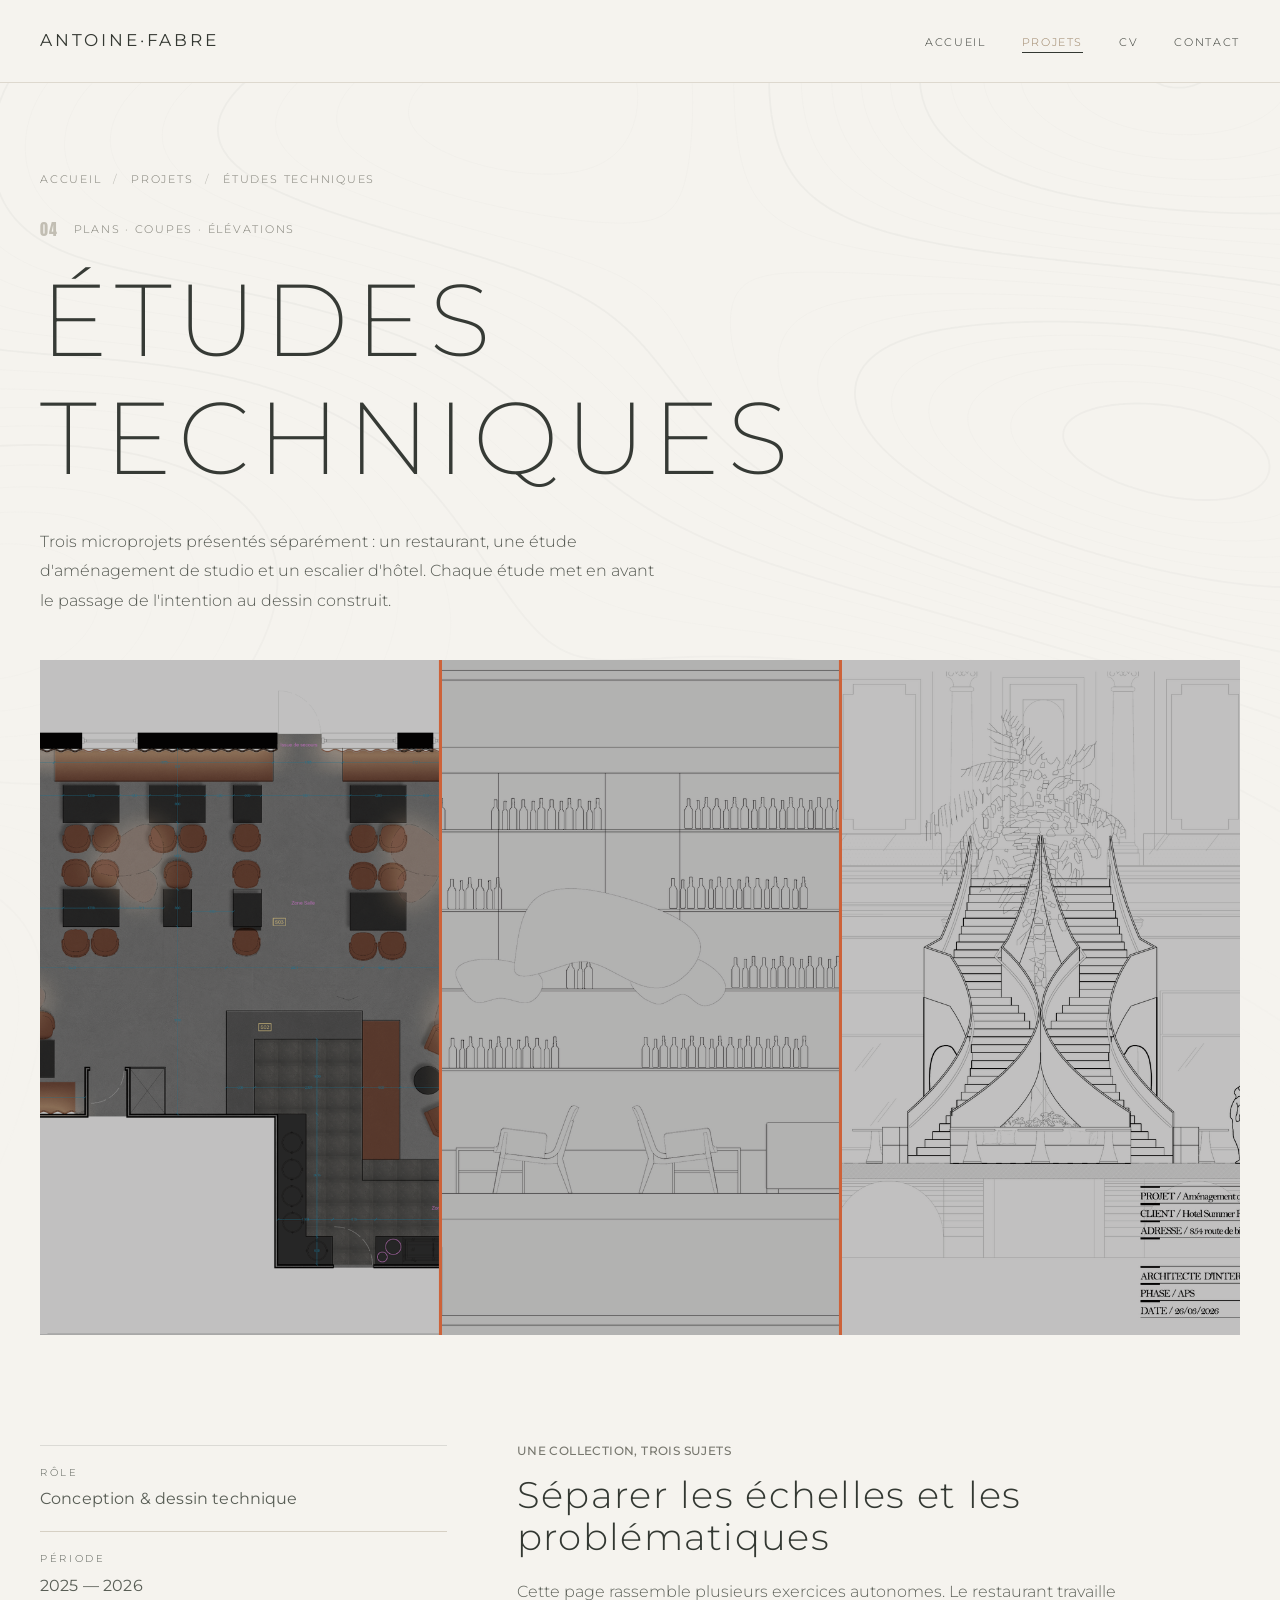
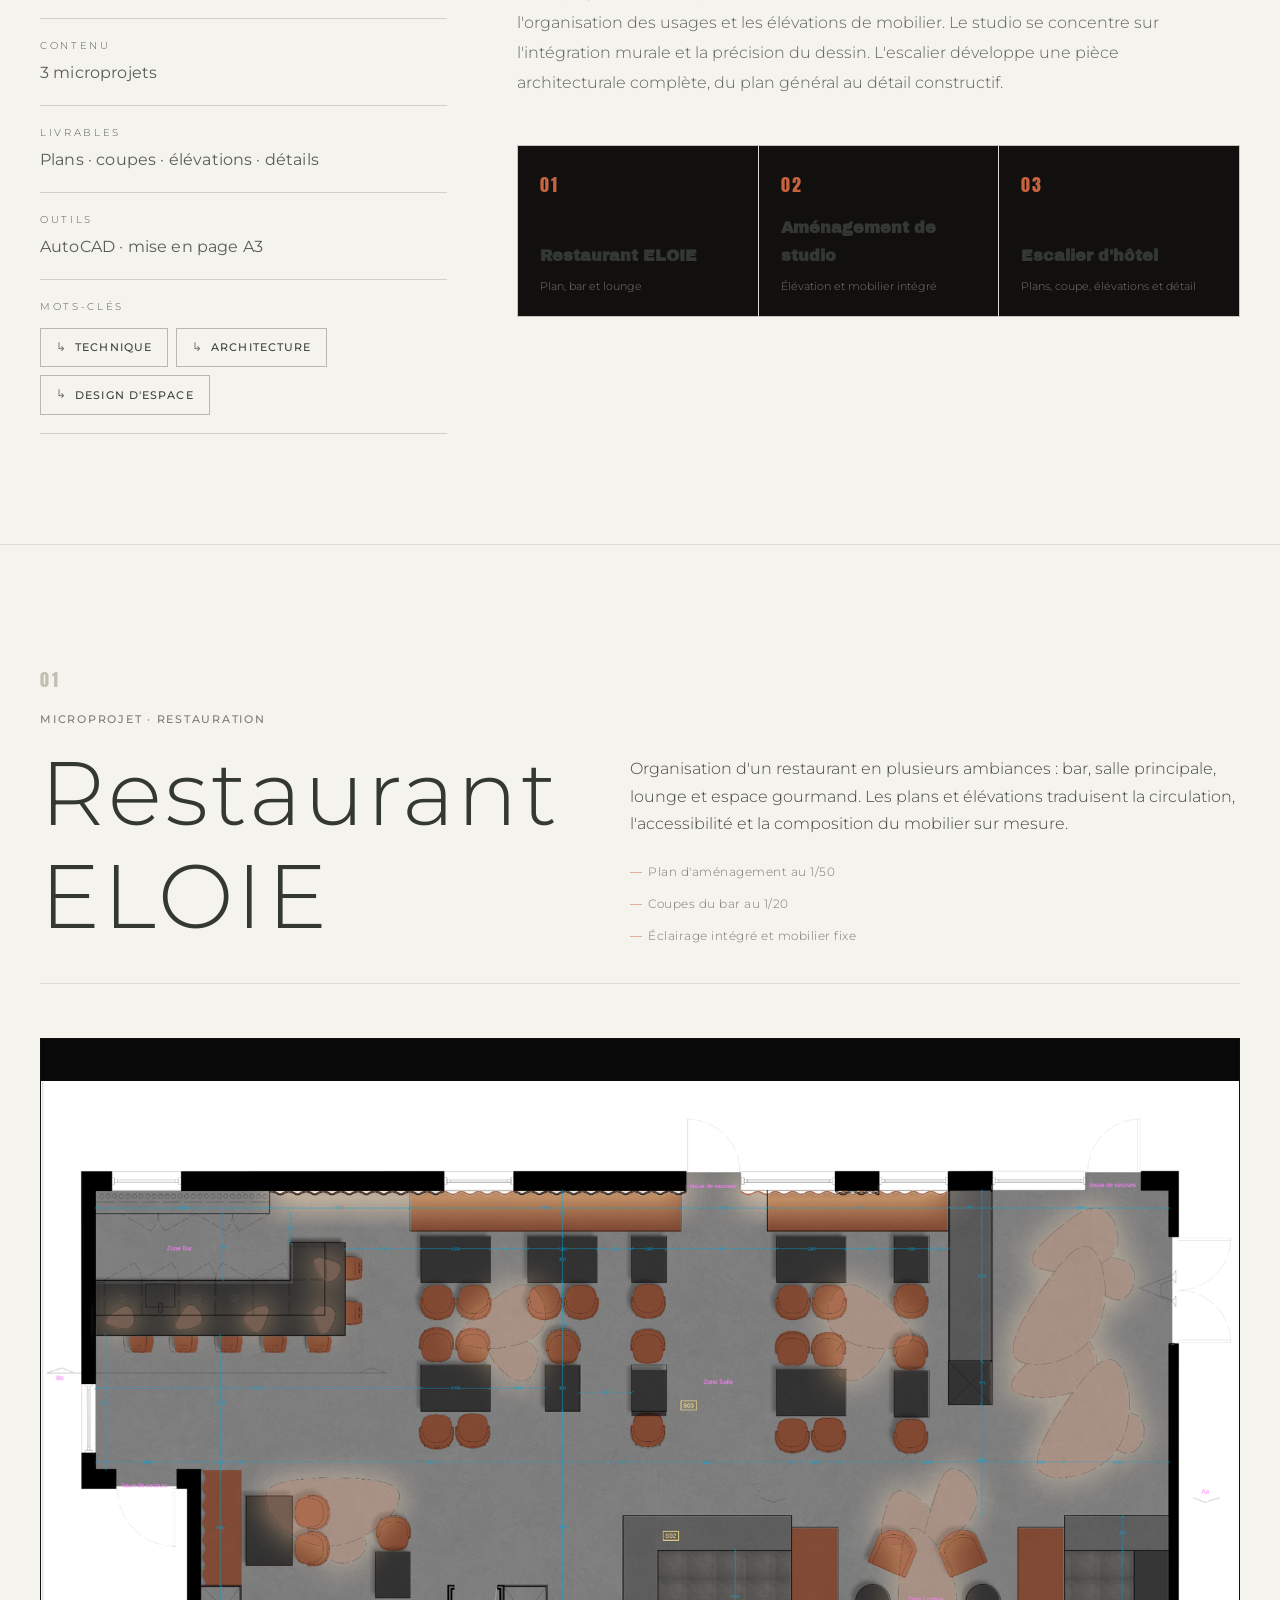
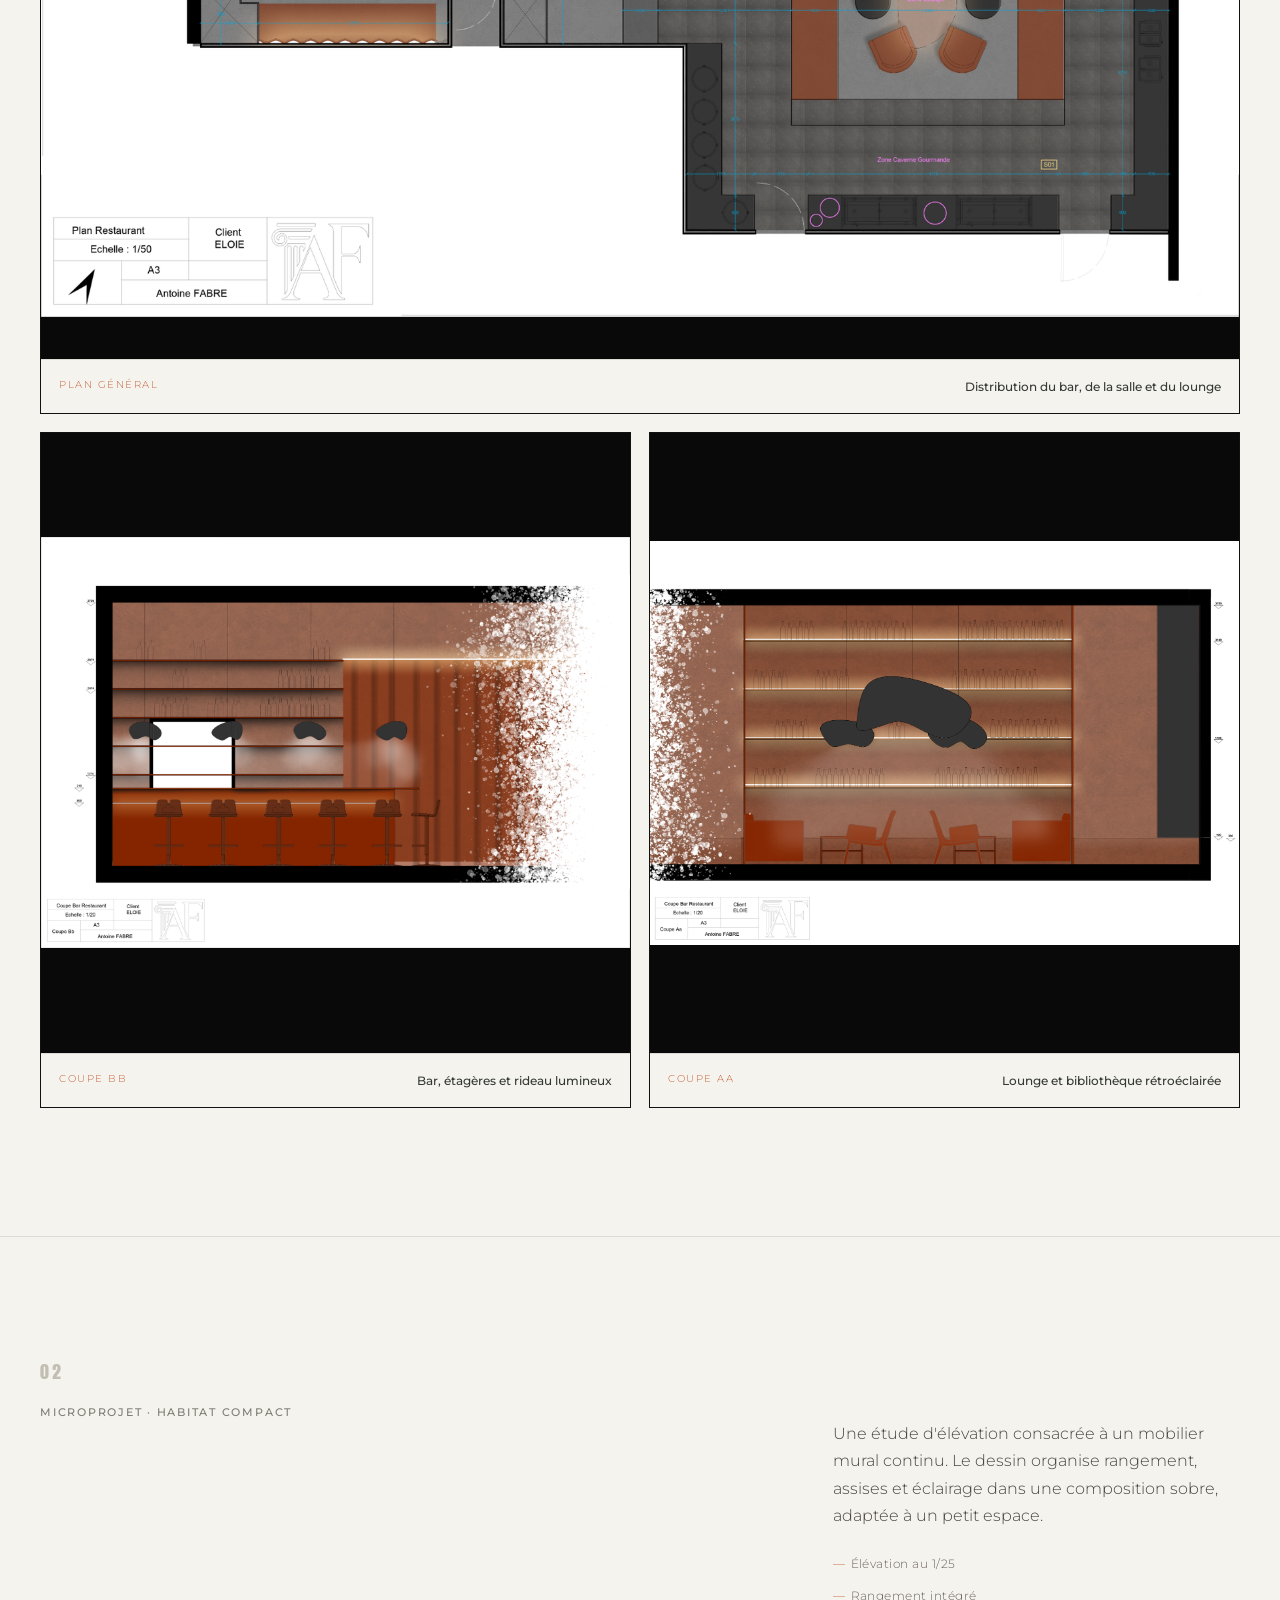
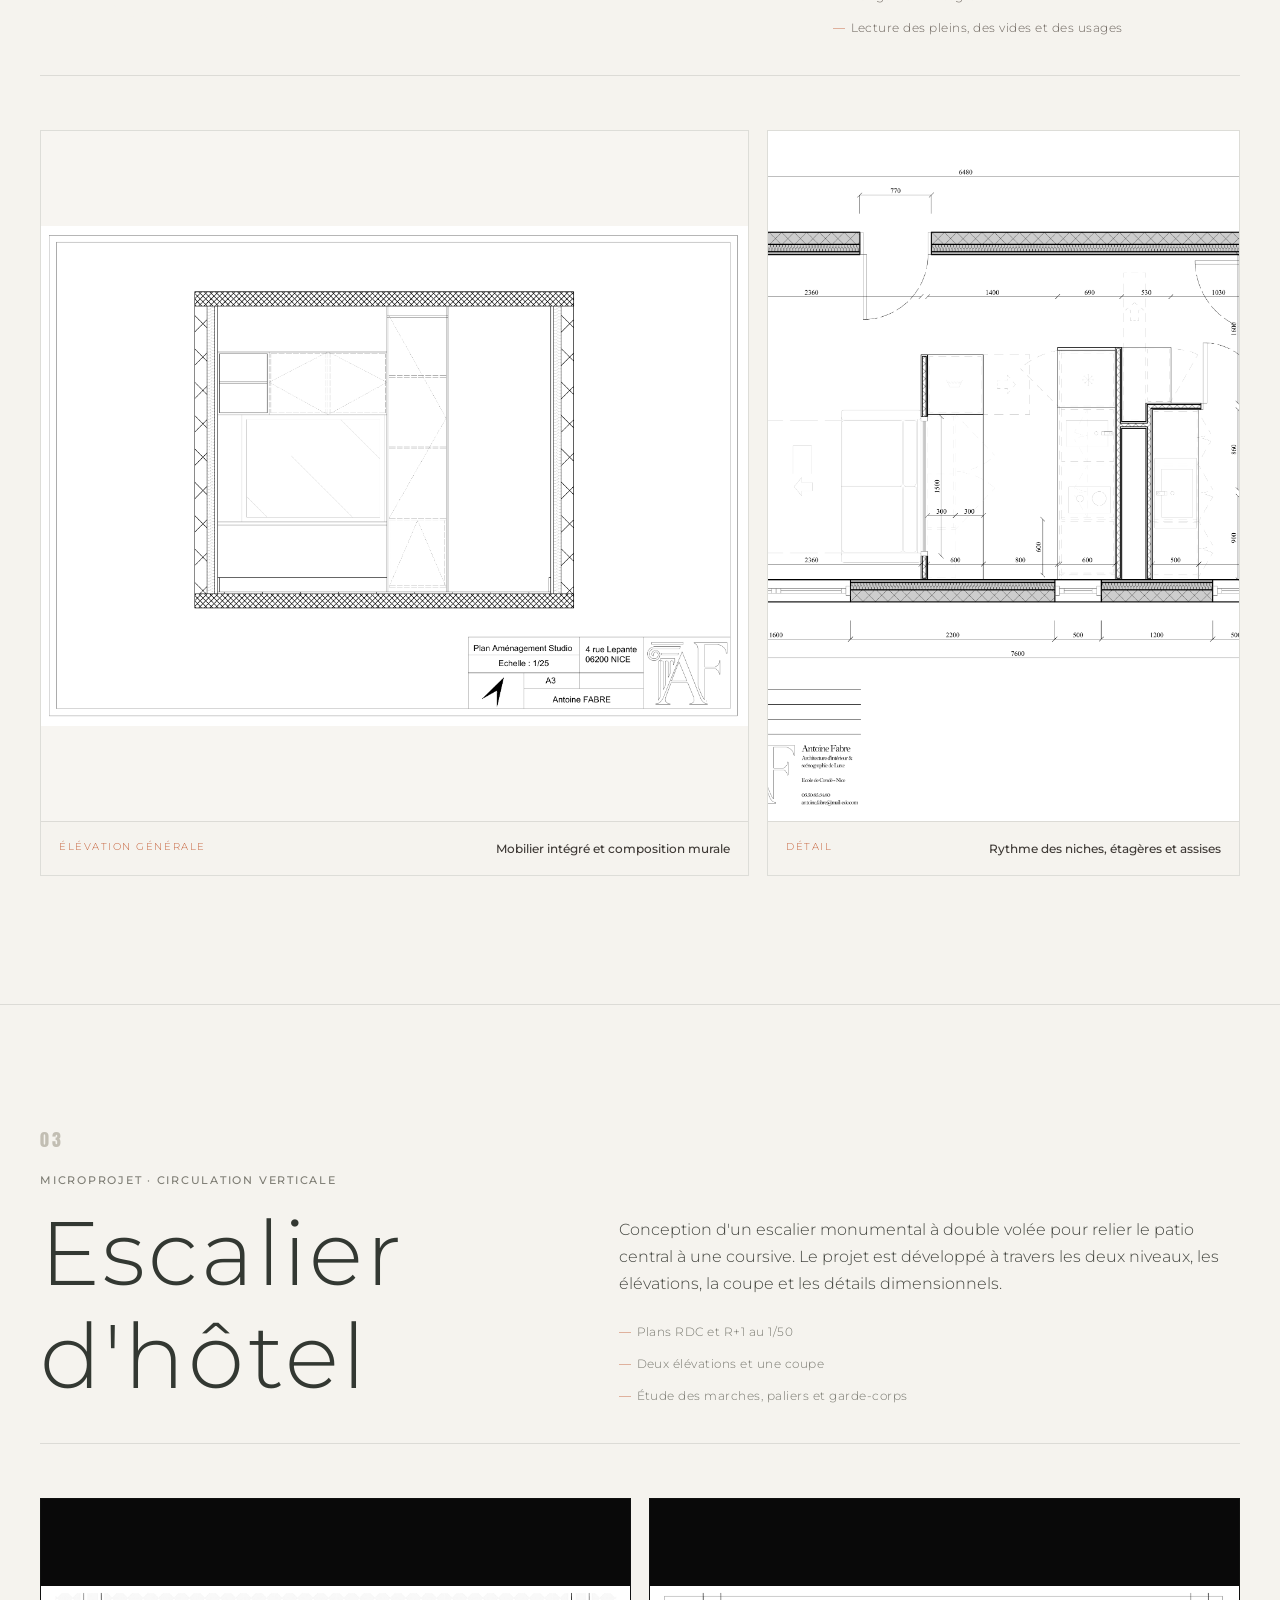
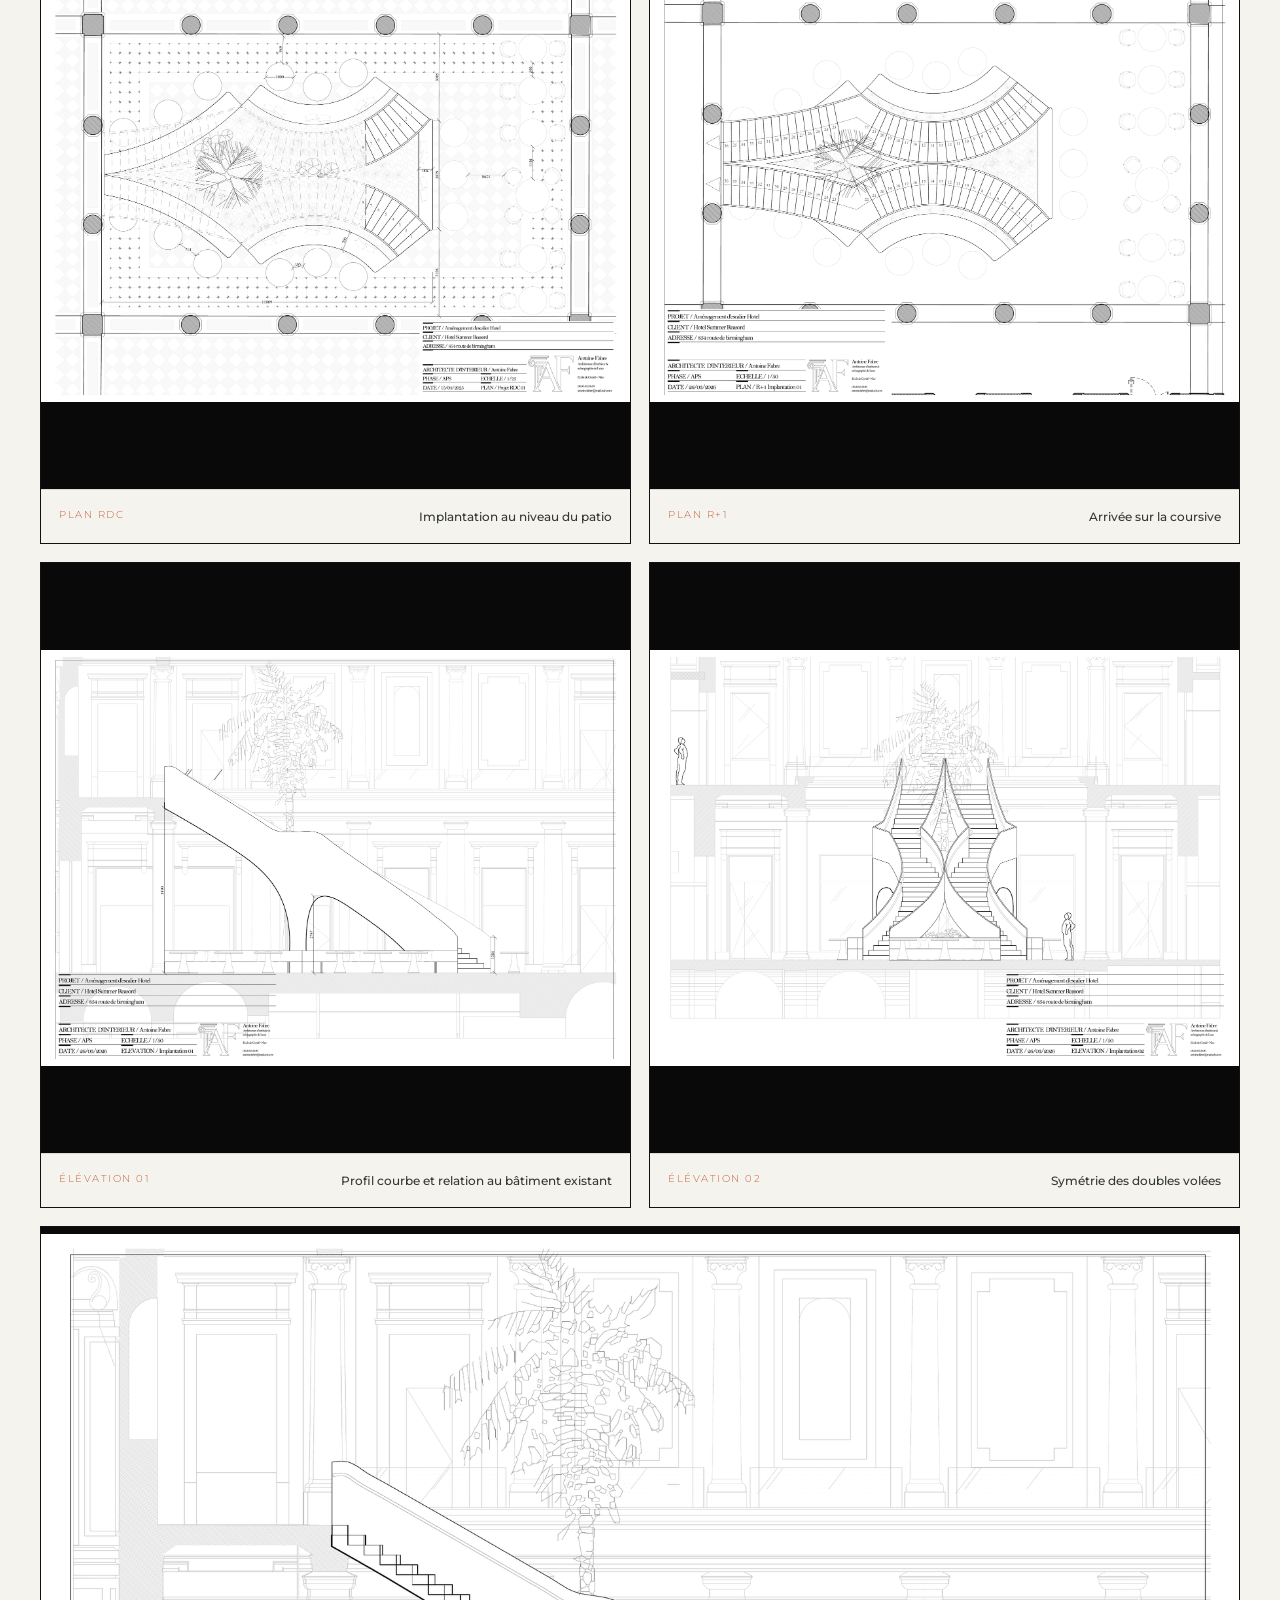
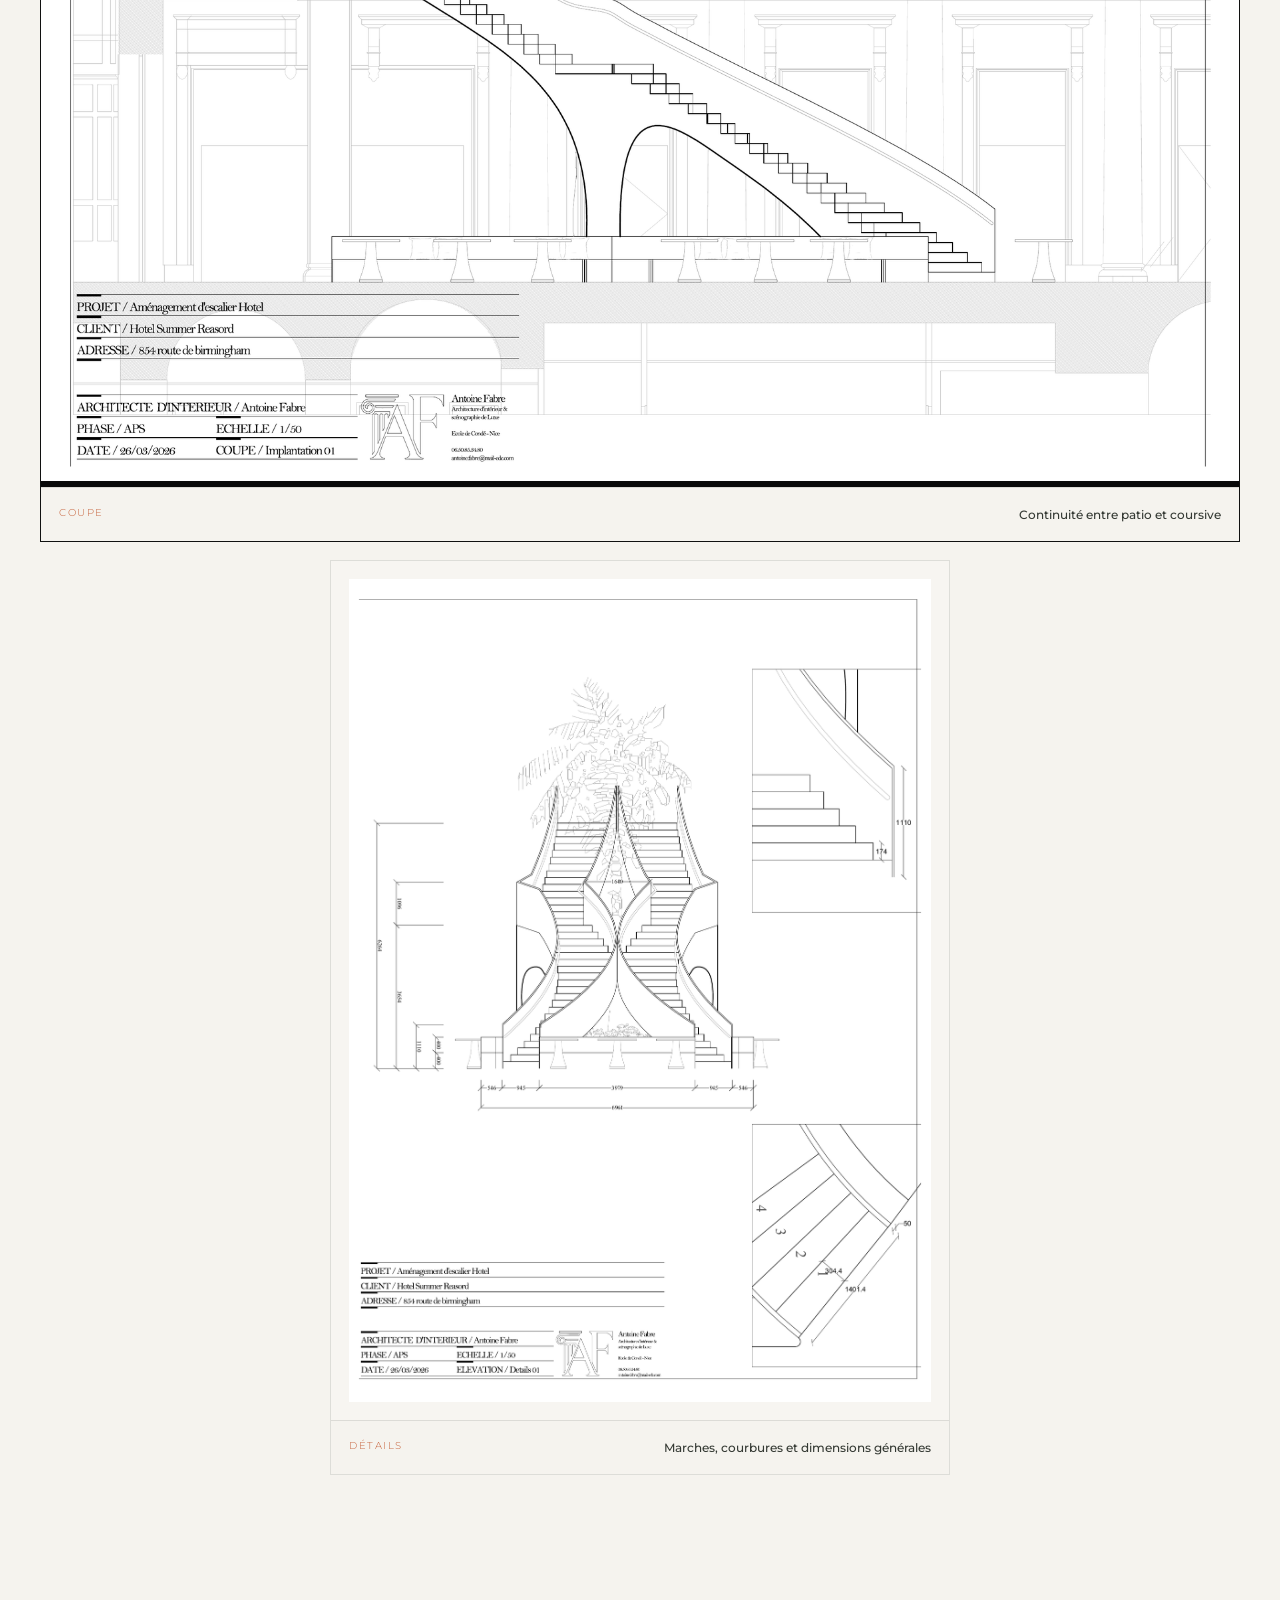
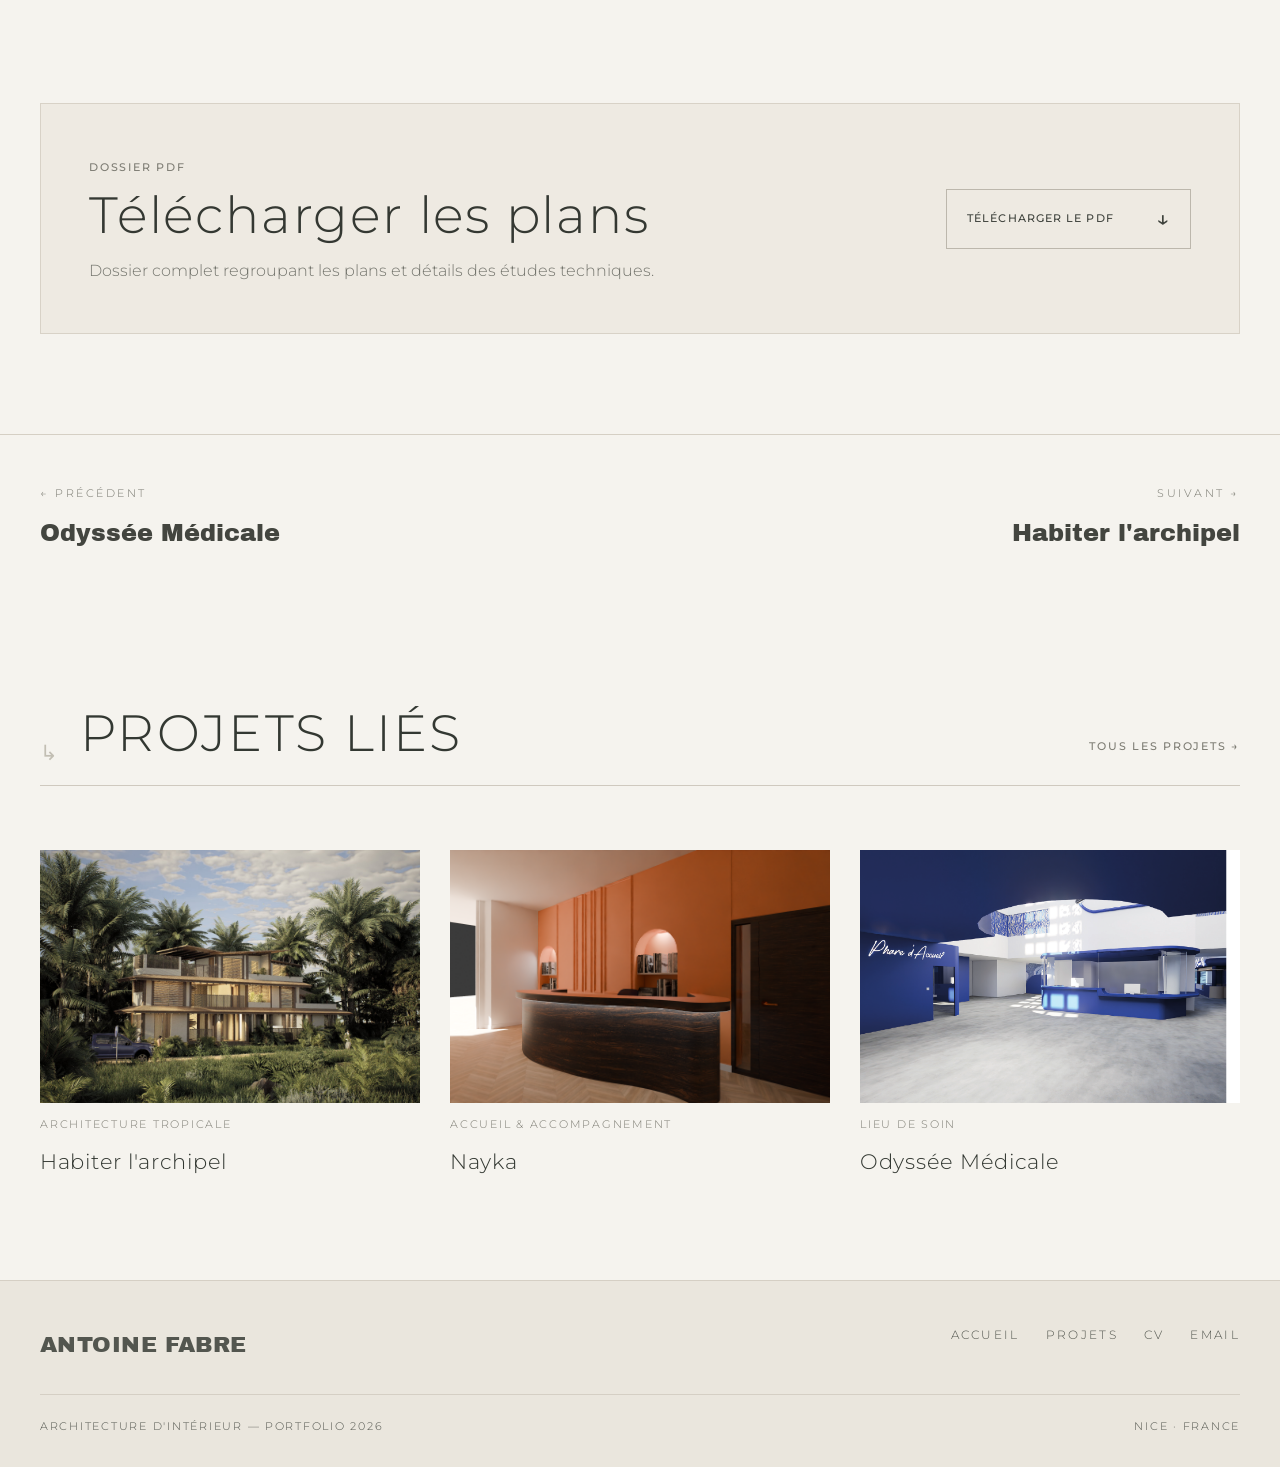
<file: projet-techniques.html>
<!DOCTYPE html>

<html lang="fr">
<head>
<meta charset="utf-8"/>
<meta content="width=device-width, initial-scale=1.0" name="viewport"/>
<title>Études techniques — Antoine Fabre</title>
<meta content="Trois microprojets d'Antoine Fabre : restaurant ELOIE, aménagement de studio et escalier d'hôtel, présentés séparément avec plans, coupes et élévations." name="description"/>
<meta content="#f5f3ee" name="theme-color"/>
<meta content="light" name="color-scheme"/>
<meta content="website" property="og:type"/>
<meta content="fr_FR" property="og:locale"/>
<meta content="Antoine Fabre — Portfolio" property="og:site_name"/>
<meta content="Études techniques — Antoine Fabre" property="og:title"/>
<meta content="Restaurant, studio et escalier d'hôtel : plans, coupes, élévations et détails techniques." property="og:description"/>
<meta content="summary" name="twitter:card"/>
<link href="https://fonts.googleapis.com" rel="preconnect"/>
<link crossorigin="" href="https://fonts.gstatic.com" rel="preconnect"/>
<script>document.documentElement.classList.add('js');</script>
<link href="https://fonts.googleapis.com/css2?family=Anton&amp;family=Archivo+Black&amp;family=Montserrat:wght@200;300;400;500;600&amp;display=swap" rel="stylesheet"/>
<link href="styles.css?v=4" rel="stylesheet"/>
<link href="editorial-global.css" rel="stylesheet"/>
<link href="images/favicon.svg" rel="icon" type="image/svg+xml"/>
<link href="images/favicon.png" rel="icon" sizes="512x512" type="image/png"/>
<link href="favicon.ico" rel="shortcut icon"/>
</head>
<body class="techniques-page"><a class="skip-link" href="#main-content">Aller au contenu</a>
<nav aria-label="Navigation principale" id="nav">
<a class="brand brand-lockup" href="index.html"><span class="brand-text">ANTOINE<b>·</b>FABRE</span><img alt="Monogramme AF" class="brand-mark" decoding="async" src="images/af-logo-white.png"/></a>
<button aria-controls="menu" aria-expanded="false" aria-label="Ouvrir le menu" class="menu-btn" id="menuBtn">MENU</button>
<ul aria-label="Pages principales" id="menu">
<li><a href="index.html">Accueil</a></li>
<li><a aria-current="page" href="portfolio.html">Projets</a></li>
<li><a href="cv.html">CV</a></li>
<li><a href="index.html#contact">Contact</a></li>
</ul>
</nav>
<main id="main-content">
<header class="proj-hero">
<div class="topo"></div>
<div class="wrap">
<div class="breadcrumb reveal"><a href="index.html">Accueil</a><span class="sep">/</span><a href="portfolio.html">Projets</a><span class="sep">/</span><span>Études techniques</span></div>
<div class="proj-kicker reveal"><span class="n">04</span><span>Plans · coupes · élévations</span></div>
<h1 class="proj-title reveal">Études<br/>techniques</h1>
<p class="proj-lead reveal">Trois microprojets présentés séparément : un restaurant, une étude d'aménagement de studio et un escalier d'hôtel. Chaque étude met en avant le passage de l'intention au dessin construit.</p>
<div class="proj-cover reveal"><img alt="Composition de plans techniques : restaurant, studio et escalier" decoding="async" fetchpriority="high" height="1080" loading="eager" src="images/techniques-hero.png" width="1920"/></div>
</div>
</header>
<div class="proj-body">
<div class="wrap">
<div class="proj-layout">
<aside class="proj-meta reveal">
<div class="row"><span class="k">Rôle</span><span class="v">Conception &amp; dessin technique</span></div>
<div class="row"><span class="k">Période</span><span class="v">2025 — 2026</span></div>
<div class="row"><span class="k">Contenu</span><span class="v">3 microprojets</span></div>
<div class="row"><span class="k">Livrables</span><span class="v">Plans · coupes · élévations · détails</span></div>
<div class="row"><span class="k">Outils</span><span class="v">AutoCAD · mise en page A3</span></div>
<div class="row"><span class="k">Mots-clés</span><ul class="tags"><li><a class="tag" href="portfolio.html?tag=technique">Technique</a></li><li><a class="tag" href="portfolio.html?tag=architecture">Architecture</a></li><li><a class="tag" href="portfolio.html?tag=design-espace">Design d'espace</a></li></ul></div>
</aside>
<div class="proj-prose">
<div class="block"><h4>Une collection, trois sujets</h4><h3>Séparer les échelles et les problématiques</h3><p>Cette page rassemble plusieurs exercices autonomes. Le restaurant travaille l'organisation des usages et les élévations de mobilier. Le studio se concentre sur l'intégration murale et la précision du dessin. L'escalier développe une pièce architecturale complète, du plan général au détail constructif.</p></div>
<div class="micro-index reveal">
<a href="#restaurant"><span>01</span><strong>Restaurant ELOIE</strong><small>Plan, bar et lounge</small></a>
<a href="#studio"><span>02</span><strong>Aménagement de studio</strong><small>Élévation et mobilier intégré</small></a>
<a href="#escalier"><span>03</span><strong>Escalier d'hôtel</strong><small>Plans, coupe, élévations et détail</small></a>
</div>
</div>
</div>
</div>
</div>
<section class="microproject microproject-restaurant" id="restaurant">
<div class="wrap">
<div class="micro-head reveal"><div><span class="micro-num">01</span><p class="eyebrow">Microprojet · restauration</p><h2>Restaurant<br/>ELOIE</h2></div><div class="micro-summary"><p>Organisation d'un restaurant en plusieurs ambiances : bar, salle principale, lounge et espace gourmand. Les plans et élévations traduisent la circulation, l'accessibilité et la composition du mobilier sur mesure.</p><ul><li>Plan d'aménagement au 1/50</li><li>Coupes du bar au 1/20</li><li>Éclairage intégré et mobilier fixe</li></ul></div></div>
<div class="micro-gallery restaurant-gallery">
<figure class="micro-figure micro-wide reveal"><img alt="Plan d'aménagement du restaurant ELOIE" decoding="async" loading="lazy" src="images/tech-restaurant-plan.png"/><figcaption><span>Plan général</span><b>Distribution du bar, de la salle et du lounge</b></figcaption></figure>
<figure class="micro-figure reveal"><img alt="Coupe du bar du restaurant ELOIE" decoding="async" loading="lazy" src="images/tech-restaurant-bar.png"/><figcaption><span>Coupe Bb</span><b>Bar, étagères et rideau lumineux</b></figcaption></figure>
<figure class="micro-figure reveal"><img alt="Élévation du lounge du restaurant ELOIE" decoding="async" loading="lazy" src="images/tech-restaurant-lounge.png"/><figcaption><span>Coupe Aa</span><b>Lounge et bibliothèque rétroéclairée</b></figcaption></figure>
</div>
</div>
</section>
<section class="microproject microproject-studio" id="studio">
<div class="wrap">
<div class="micro-head reveal"><div><span class="micro-num">02</span><p class="eyebrow">Microprojet · habitat compact</p><h2>Aménagement<br/>de studio</h2></div><div class="micro-summary"><p>Une étude d'élévation consacrée à un mobilier mural continu. Le dessin organise rangement, assises et éclairage dans une composition sobre, adaptée à un petit espace.</p><ul><li>Élévation au 1/25</li><li>Rangement intégré</li><li>Lecture des pleins, des vides et des usages</li></ul></div></div>
<div class="studio-layout">
<figure class="micro-figure reveal"><img alt="Plan d'aménagement de studio" decoding="async" loading="lazy" src="images/tech-studio-plan.png"/><figcaption><span>Élévation générale</span><b>Mobilier intégré et composition murale</b></figcaption></figure>
<figure class="micro-figure micro-detail reveal"><img alt="Détail du mobilier intégré du studio" decoding="async" loading="lazy" src="images/tech-studio-detail.png"/><figcaption><span>Détail</span><b>Rythme des niches, étagères et assises</b></figcaption></figure>
</div>
</div>
</section>
<section class="microproject microproject-stair" id="escalier">
<div class="wrap">
<div class="micro-head reveal"><div><span class="micro-num">03</span><p class="eyebrow">Microprojet · circulation verticale</p><h2>Escalier<br/>d'hôtel</h2></div><div class="micro-summary"><p>Conception d'un escalier monumental à double volée pour relier le patio central à une coursive. Le projet est développé à travers les deux niveaux, les élévations, la coupe et les détails dimensionnels.</p><ul><li>Plans RDC et R+1 au 1/50</li><li>Deux élévations et une coupe</li><li>Étude des marches, paliers et garde-corps</li></ul></div></div>
<div class="stair-gallery">
<figure class="micro-figure reveal"><img alt="Plan du rez-de-chaussée de l'escalier d'hôtel" decoding="async" loading="lazy" src="images/tech-escalier-plan-rdc.png"/><figcaption><span>Plan RDC</span><b>Implantation au niveau du patio</b></figcaption></figure>
<figure class="micro-figure reveal"><img alt="Plan du niveau R+1 de l'escalier d'hôtel" decoding="async" loading="lazy" src="images/tech-escalier-plan-r1.png"/><figcaption><span>Plan R+1</span><b>Arrivée sur la coursive</b></figcaption></figure>
<figure class="micro-figure reveal"><img alt="Élévation latérale de l'escalier d'hôtel" decoding="async" loading="lazy" src="images/tech-escalier-elevation-1.png"/><figcaption><span>Élévation 01</span><b>Profil courbe et relation au bâtiment existant</b></figcaption></figure>
<figure class="micro-figure reveal"><img alt="Élévation frontale de l'escalier d'hôtel" decoding="async" loading="lazy" src="images/tech-escalier-elevation-2.png"/><figcaption><span>Élévation 02</span><b>Symétrie des doubles volées</b></figcaption></figure>
<figure class="micro-figure micro-wide reveal"><img alt="Coupe de l'escalier d'hôtel" decoding="async" loading="lazy" src="images/tech-escalier-coupe.png"/><figcaption><span>Coupe</span><b>Continuité entre patio et coursive</b></figcaption></figure>
<figure class="micro-figure micro-portrait reveal"><img alt="Détails dimensionnels de l'escalier d'hôtel" decoding="async" loading="lazy" src="images/tech-escalier-detail-portrait.png"/><figcaption><span>Détails</span><b>Marches, courbures et dimensions générales</b></figcaption></figure>
</div>
</div>
</section>

<section class="project-download">
  <div class="wrap">
    <div class="project-download-card reveal">
      <div class="project-download-copy">
        <span class="eyebrow">Dossier PDF</span>
        <h2>Télécharger les plans</h2>
        <p>Dossier complet regroupant les plans et détails des études techniques.</p>
      </div>
      <a class="project-download-button" href="documents/plans-etudes-techniques.pdf" download>
        <span>Télécharger le PDF</span>
        <span aria-hidden="true">↓</span>
      </a>
    </div>
  </div>
</section>
<div class="proj-nav"><div class="wrap"><a class="prev" href="projet-odyssee.html"><span class="k">← Précédent</span><span class="t">Odyssée Médicale</span></a><a class="next" href="projet-habiter-archipel.html"><span class="k">Suivant →</span><span class="t">Habiter l'archipel</span></a></div></div>
<div class="related"><div class="wrap"><div class="sec-head" style="border-color:var(--line-d);"><span class="n">↳</span><h2 style="font-size:clamp(1.8rem,4vw,3rem);">Projets liés</h2><a class="eyebrow" href="portfolio.html">Tous les projets →</a></div><div class="related-grid">
<article class="rel-card reveal"><a class="pf-media ph" data-ph="Habiter l'archipel" href="projet-habiter-archipel.html"><img alt="Habiter l'archipel" decoding="async" height="1440" loading="lazy" src="images/archipel-hero.jpg" width="1920"/></a><p class="pf-cat">Architecture tropicale</p><h3><a href="projet-habiter-archipel.html">Habiter l'archipel</a></h3></article>
<article class="rel-card reveal"><a class="pf-media ph" data-ph="Nayka" href="projet-nayka.html"><img alt="Nayka" decoding="async" height="1080" loading="lazy" src="images/nayka-hero.png" width="1920"/></a><p class="pf-cat">Accueil &amp; accompagnement</p><h3><a href="projet-nayka.html">Nayka</a></h3></article>
<article class="rel-card reveal"><a class="pf-media ph" data-ph="Odyssée Médicale" href="projet-odyssee.html"><img alt="Odyssée Médicale" decoding="async" height="1200" loading="lazy" src="images/odyssee-hero.png" width="1600"/></a><p class="pf-cat">Lieu de soin</p><h3><a href="projet-odyssee.html">Odyssée Médicale</a></h3></article>
</div></div></div>
</main>
<footer><div class="wrap"><div class="foot-top"><span class="brand brand-lockup"><span class="brand-text">ANTOINE FABRE</span><img alt="Monogramme AF" class="brand-mark" decoding="async" src="images/af-logo-white.png"/></span><nav aria-label="Navigation de pied de page" class="foot-nav"><a href="index.html">Accueil</a><a href="portfolio.html">Projets</a><a href="cv.html">CV</a><a href="mailto:contact@fabreantoine.com">Email</a></nav></div><div class="foot-bot"><span>Architecture d'intérieur — Portfolio 2026</span><span>Nice · France</span></div></div></footer>
<script defer="" src="site.js?v=all-webp-1"></script>
</body>
</html>
</file>
<file: style.css>
:root{
  --paper:#f4f1e9;--surface:#e9e5d9;--ink:#282b23;--muted:#5a5d51;
  --olive:#525a44;--rule:#c4c3b5;--serif:"Baskervville",Georgia,"Times New Roman",serif;
  --sans:"Instrument Sans",Arial,sans-serif;--gutter:clamp(20px,5.4vw,102px);
  background:var(--paper);color:var(--ink);font:100% var(--sans);scroll-behavior:smooth;scroll-padding-top:16px
}
*,*::after,*::before{box-sizing:border-box}
body,h1,h2,h3,p,figure,fieldset{margin:0}button,a{color:inherit}a{text-decoration:none}
button{font:inherit;cursor:pointer}img{display:block;max-width:100%}
a:focus-visible,button:focus-visible{outline:2px solid var(--olive);outline-offset:4px}
[hidden]{display:none!important}
.sr-only,.views input{position:absolute;width:1px;height:1px;overflow:hidden;clip-path:inset(50%);white-space:nowrap}
.bar,main,.foot{width:min(100%,1880px);padding-inline:var(--gutter);margin-inline:auto}
header{border-bottom:1px solid var(--rule)}
.bar,.foot,.identity,.bar nav,.pdf,.sectionheading,.cardmeta,.chapter figcaption,.viewerbar,.return{display:flex;align-items:center}
.bar,.foot,.sectionheading,.chapter figcaption{justify-content:space-between}
.bar{height:76px}.identity{gap:14px;font:22px var(--serif);letter-spacing:-.045em}.identity img{width:42px;height:34px;object-fit:contain}
.bar nav{gap:34px;font-size:14px}.bar nav>a,.foot .pdf,.return{min-height:44px;align-content:center}
.pdf{gap:8px}.bar .pdf{border-left:1px solid var(--rule);padding-left:26px}
.bar nav a:hover,.foot a:hover,.return:hover,.related:hover h2,.folio-link:hover{text-decoration:underline;text-underline-offset:5px}
.eyebrow,.cardmeta{font:500 .76rem/1.5 var(--sans);letter-spacing:.13em;text-transform:uppercase;color:var(--muted)}
.folio{display:grid;grid-template-columns:minmax(0, .84fr) minmax(0,1.16fr);align-items:center;gap:7%;padding:clamp(38px,5vw,78px) 0 34px;border-bottom:1px solid var(--rule)}
.folio-copy{padding:4px 0}
.folio h1{font:400 clamp(54px,5.8vw,100px)/1.04 var(--sans);letter-spacing:.055em;text-transform:uppercase;margin:23px 0 12px}
.discipline{color:var(--olive);font:400 clamp(18px,1.6vw,29px)/1.4 var(--sans)}
.present{max-width:38ch;margin:20px 0 13px;font:400 1rem/1.6 var(--sans);color:var(--muted)}
.folio-link{display:inline-flex;align-items:center;min-height:44px;font-size:14px;text-decoration:underline;text-underline-offset:6px}
.folio-art img{width:100%;height:clamp(240px,30vw,465px);object-fit:contain;mix-blend-mode:multiply}
.folio-art figcaption{margin-top:12px;padding-top:9px;border-top:1px solid var(--rule);display:flex;justify-content:space-between;gap:14px;font-size:13px;color:var(--muted)}
.folio-art figcaption span:first-child{color:var(--ink)}
.return{display:inline-flex;font-size:14px}
h2,h3,.titleblock h1{font:400 clamp(38px,3.6vw,70px)/1.07 var(--serif);letter-spacing:-.055em}
.selection{padding:45px 0 65px}.sectionheading{gap:24px;margin-bottom:24px}.sectionheading:after{content:"";height:1px;background:var(--rule);flex:1}
.cards{display:grid;grid-template-columns:1.12fr 1fr;gap:clamp(24px,3.2vw,60px)}
.projectcard{min-width:0}.frame{aspect-ratio:1.85;overflow:hidden;background:var(--surface)}.frame img,.related img{width:100%;height:100%;object-fit:cover}.projectcard:nth-child(2) .frame{aspect-ratio:1.65}
.frame img{transition:transform .6s}.projectcard:hover img{transform:scale(1.025)}
.projectnote{padding:16px 0 0;display:grid;grid-template-columns:1fr auto;gap:8px 12px}.projectnote .cardmeta{grid-column:1/-1;gap:12px;flex-wrap:wrap;font-size:12px;letter-spacing:.07em}.cardmeta>span+span{border-left:1px solid var(--rule);padding-left:12px}
.projectcard h3,.related h2{font-size:clamp(34px,3.25vw,62px)}.cardidea{grid-column:1/-1;max-width:47ch;font-size:16px;color:var(--muted);line-height:1.55}
.approach{background:#e9e6dc;border-top:1px solid var(--rule);display:grid;grid-template-columns:minmax(120px,220px) minmax(0,610px);align-items:center;justify-content:center;gap:clamp(36px,9vw,160px);padding:58px var(--gutter);margin-inline:calc(-1 * var(--gutter))}
.approach img{width:100%;height:auto;mix-blend-mode:multiply}.approach h2{margin:14px 0}.approach p:not(.eyebrow),.chaptertext p,.titleblock>p{line-height:1.65;color:#494e42}.approach p+p{margin-top:10px}
footer{border-top:1px solid var(--rule)}.foot{padding-block:16px;gap:24px;font-size:14px}.foot .identity{font-size:18px}.foot .identity img{width:31px;height:28px}.foot>span,.fileinfo{font-size:12px;color:var(--muted)}
.projectintro{display:grid;grid-template-columns:1fr 1.55fr;grid-template-rows:auto 1fr;gap:4px 4%;padding-block:34px;align-items:center}
.return{justify-self:start;align-items:center;color:var(--muted);text-decoration:underline;text-underline-offset:4px}
.titleblock{grid-column:1;padding-bottom:32px}.titleblock h1{font-size:clamp(55px,5.8vw,110px);margin:18px 0 20px}.titleblock>p{max-width:40ch}
.projecthero{grid-column:2;grid-row:1/3;min-width:0}.projecthero img{width:100%;height:clamp(310px,35vw,610px);object-fit:cover}.projecthero figcaption{font:italic 14px var(--serif);text-align:right;padding-top:8px;color:var(--muted)}.projecthero figcaption span{margin:0 7px}
.expand{display:block;cursor:zoom-in}
.chapternav{position:sticky;top:0;z-index:3;display:flex;gap:34px;align-items:center;min-height:54px;background:var(--paper);border-block:1px solid var(--rule);font-size:14px}.chapternav a{display:inline-flex;align-items:center;min-height:52px}.chapternav a[aria-current="location"]{box-shadow:inset 0 -2px var(--olive)}
.chapter{display:grid;grid-template-columns:minmax(0,1fr) minmax(0,1.55fr);gap:4%;align-items:start;padding:54px 0;border-bottom:1px solid var(--rule);scroll-margin-top:54px}
.chaptertext{padding-top:12px;max-width:41ch}.chaptertext h2{font-size:clamp(32px,3.35vw,60px);margin-bottom:18px}.drawingarea{min-width:0}
.chapter .expand{background:var(--paper)}.chapter figure img{height:clamp(260px,32vw,520px);width:100%;object-fit:contain;mix-blend-mode:multiply}
.chapter figcaption{gap:18px;border-bottom:1px solid var(--rule);min-height:44px;font:italic 16px var(--serif)}
.choices{display:flex;gap:0 16px;align-items:center;flex-wrap:wrap;margin-top:5px}.choices a,.enlarge{display:inline-flex;align-items:center;min-height:44px;color:var(--muted);font:14px var(--sans)}.choices a[aria-current="true"]{text-decoration:underline;text-underline-offset:5px;color:var(--ink)}
.enlarge{background:none;border:0;padding:0;cursor:zoom-in;text-decoration:underline;text-underline-offset:4px}
.related{display:flex;align-items:center;justify-content:space-between;gap:24px;padding:28px 0}.related img{width:27%;height:125px}.related h2{margin:8px 0}.related span{color:var(--muted);font-size:14px}
dialog{background:var(--paper);color:var(--ink);border:0;inset:0;width:100vw;height:100dvh;max-width:none;max-height:none;margin:0;padding:clamp(10px,2.2vw,36px) var(--gutter) 10px}
dialog::backdrop{background:var(--paper)}
.viewerbody{overflow:auto;display:grid;grid-template-rows:minmax(0,1fr);align-items:center}
.viewerbody img{width:100%;height:100%;object-fit:contain;min-height:0}
.viewerbody.large{display:block}.viewerbody.large img{height:auto;width:max(150%,1250px);max-width:none}
.viewerfoot{padding-top:8px}.viewerbar{gap:16px;min-height:44px}
.viewerbar p{font:400 .9rem/1.45 var(--sans);margin-right:auto;color:var(--muted)}
.viewerbar button,.viewersteps button{border:0;background:none;font:400 .875rem var(--sans);min-height:44px;padding:0 8px;white-space:nowrap}
.viewerbar button:hover,.viewersteps button:hover{text-decoration:underline;text-underline-offset:4px}
.skip{position:absolute;left:-9999px}.skip:focus{left:10px;top:10px;background:white;padding:12px;z-index:10}
dialog[open]{display:flex;flex-direction:column}
.viewerbody{flex:1;min-height:0;height:auto;overscroll-behavior:contain}
.viewerbody:focus-visible{outline:2px solid var(--olive);outline-offset:-3px}
.viewersteps{display:flex;align-items:center;justify-content:center;gap:20px;padding:0 12px}
.viewersteps button{background:none;border:0;font-size:14px}
.viewersteps button:disabled{opacity:.48;cursor:default}
.viewersteps span{font-size:13px;font-variant-numeric:tabular-nums}
body:has(dialog[open]){overflow:hidden}
@media(max-width:950px){
 .foot>span{display:none}.identity{font-size:20px}.titleblock h1{font-size:54px}
}
@media(max-width:720px){
 .bar{height:64px}.bar .identity span{display:none}.bar nav{gap:16px;font-size:13px}.bar .pdf{padding-left:14px}.identity img{width:38px}
 .folio{grid-template-columns:1fr;gap:20px;padding:30px 0 24px}.folio h1{font-size:clamp(44px,8.2vw,64px);margin:15px 0 8px}.folio h1 br{display:none}.folio h1 br:after{content:" "}.folio h1{word-spacing:.08em}.present{margin:12px 0 4px}.folio-art img{height:clamp(190px,48vw,330px)}.folio-art figcaption{margin-top:6px}
 .selection{padding-block:32px}.sectionheading{margin-bottom:18px;gap:15px}.cards{grid-template-columns:1fr;gap:30px}.frame,.projectcard:nth-child(2) .frame{aspect-ratio:1.7}.projectnote{padding-top:12px}
 .approach{padding-block:32px;gap:24px;grid-template-columns:1fr}.approach img{width:116px}.foot{flex-wrap:wrap;gap:12px}.foot .pdf{flex-wrap:wrap}
 .projectintro{display:flex;flex-direction:column;align-items:stretch;padding:16px 0 20px}.titleblock{padding:16px 0 22px}.titleblock h1{font-size:clamp(48px,9.5vw,70px);margin:12px 0}.projecthero img{height:auto;max-height:440px;object-fit:cover}
 .chapternav{gap:0;justify-content:space-between;font-size:13px}.chapter{grid-template-columns:1fr;padding-block:32px;gap:18px}.chaptertext{padding:0;max-width:55ch}.chaptertext h2{margin-bottom:12px}.chapter figure img{height:clamp(235px,68vw,380px)}
 .viewerbar{gap:4px}.viewerbar p{font-size:13px}.viewerbar button{padding:0 5px}.related img{height:90px;width:28%}
}
@media(prefers-reduced-motion:reduce){:root{scroll-behavior:auto}*,*::before,*::after{transition:none!important}}
.projectcard:first-child .frame img{object-position:50% 34%}


.projectnote{padding:0 0 13px}.cardidea{padding-top:12px}.projectcard h3,.sectionheading h2{font:400 clamp(28px,2.7vw,45px)/1.16 var(--sans);letter-spacing:-.035em}.sectionheading h2{font-size:clamp(22px,2vw,34px)}.selection{padding-top:24px}.hero-choices{justify-content:flex-end}.projecthero .hero-caption{margin:0}

.chapter img[src$="/site-aquarelle.webp"]{mix-blend-mode:normal}
.folio-art .map-shortcut{text-decoration:underline;text-underline-offset:3px;text-align:right;color:var(--olive)}

/* The project index uses the same landscape and caption treatment as the site studies. */
.landscape-cards{display:grid;grid-template-columns:repeat(2,minmax(0,1fr));gap:clamp(18px,2.8vw,46px)}
.landscape-card{display:block;min-width:0}
.landscape-image{position:relative;isolation:isolate;overflow:hidden;background:var(--surface);aspect-ratio:1.68}
.landscape-image>img{width:100%;height:100%;object-fit:cover;transition:transform .65s ease}
.landscape-card:hover .landscape-image>img{transform:scale(1.025)}
.landscape-caption{position:absolute;inset:auto 0 0;padding:52px clamp(16px,2.1vw,36px) clamp(15px,2vw,32px);background:linear-gradient(transparent,rgba(20,30,24,.78));color:#fff}
.landscape-caption p{font-size:.74rem;text-transform:uppercase;letter-spacing:.13em}
.landscape-caption h3{font:400 clamp(32px,3.5vw,62px)/1.04 var(--serif);letter-spacing:-.05em;margin-top:7px}
.landscape-note{padding:13px 0 16px;border-bottom:1px solid var(--rule)}
.landscape-note span{font-size:13px;color:var(--muted)}
.landscape-note p{margin-top:6px;line-height:1.5}
.portrait-study figcaption{font-size:13px;color:var(--muted);border-top:1px solid var(--rule);padding-top:8px;margin-top:10px}
.chapter{padding-block:clamp(34px,5vw,84px)}
.chapter .choices{display:grid;align-items:stretch;grid-template-columns:repeat(auto-fit,minmax(82px,1fr));gap:8px;margin-top:12px}
.chapter .choices a{display:flex;flex-direction:column;align-items:flex-start;justify-content:flex-start;gap:6px;min-width:0;padding:4px 0 8px;font-size:13px;line-height:1.3;text-decoration:none;border-bottom:2px solid transparent}
.chapter .choices img{width:100%;height:46px;object-fit:contain;mix-blend-mode:multiply}
.chapter .choices a[aria-current="true"]{border-color:var(--olive)}
.chapter .choices a:hover span{text-decoration:underline;text-underline-offset:3px}
.related{position:relative;min-height:clamp(220px,28vw,380px);padding:32px var(--gutter);margin-inline:calc(-1 * var(--gutter));isolation:isolate;color:white;overflow:hidden;align-items:flex-end;background:var(--olive)}
.related img{position:absolute;inset:0;z-index:-2;width:100%;height:100%;object-fit:cover}
.related::after{content:"";position:absolute;inset:0;z-index:-1;background:linear-gradient(0deg,rgba(20,30,24,.78),transparent 85%)}
.related .eyebrow,.related span{color:inherit}
@media(max-width:720px){
 .landscape-cards{grid-template-columns:1fr;gap:24px}.landscape-image{aspect-ratio:1.65}
 .portrait-study{width:116px}.chapter .choices{grid-template-columns:repeat(auto-fit,minmax(77px,1fr))}
 .related{padding-block:22px;min-height:170px}
}
@media(prefers-reduced-motion:reduce){.landscape-card:hover .landscape-image>img{transform:none}}
</file>
<file: studio.css>
/* Shared typography and project navigation. */
:root{--display:"Instrument Sans","Helvetica Neue",Arial,sans-serif;--studio-track:-.065em}
.bar .identity span,.foot .identity span{font:500 18px var(--display);letter-spacing:-.045em}
.approach{padding-block:clamp(45px,7vw,115px);grid-template-columns:minmax(145px,240px) minmax(0,740px)}
.approach h2,.map-title h1,.related h2,.chaptertext h2{font-family:var(--display);letter-spacing:var(--studio-track)}
.approach h2{font-size:clamp(44px,5.4vw,94px)}
.approach p:not(.eyebrow){max-width:56ch}
.map-title h1{font-size:clamp(42px,5.1vw,86px);line-height:1}
.related h2{font-size:clamp(44px,6.2vw,105px)}
.chaptertext h2{line-height:1.03}
@media(max-width:720px){
 .approach{grid-template-columns:1fr}.map-title h1{font-size:clamp(35px,7.4vw,54px)}
}
@media(prefers-reduced-motion:no-preference){
 @view-transition{navigation:auto}
 .page-archipel #santa-fe-vue>img,.page-nuit .related img{view-transition-name:coast}
 .page-nuit #braies-rive>img,.page-archipel .related img{view-transition-name:lake}
 ::view-transition-group(coast),::view-transition-group(lake){animation-duration:.52s;animation-timing-function:cubic-bezier(.22,.68,.2,1)}
 ::view-transition-group(root){animation-duration:.22s}
}

.chaptertext p + p { margin-top: 1rem; }
.chaptertext p.eyebrow {
  margin-bottom: 1.1rem;
  font-weight: 500;
  color: var(--olive);
}
.notebook-source {
  display: block;
  margin-top: 1.35rem;
  font-size: .81rem;
  line-height: 1.45;
  color: var(--muted);
}
.from-notebook .choices { grid-template-columns: repeat(2, minmax(0, 160px)); }
.from-notebook .choices img { height: 60px; }
@media(max-width: 460px) {
  .chapternav { gap: .65rem; font-size: .81rem; }
}
</file>
<file: accueil.css>
.page-index {
  --screen: 100vh;
  --edge: clamp(22px, 4.6vw, 100px);
  --cream: #f8f5eb;
  --spread-serif: Georgia, "Times New Roman", serif;
}
@supports (height: 100svh) {
  .page-index { --screen: 100svh; }
}
.page-index main {
  width: 100%;
  max-width: none;
  padding: 0;
}
.page-index header {
  position: absolute;
  z-index: 3;
  inset: 0 0 auto;
  color: var(--ink);
  border: 0;
}
.page-index .bar {
  width: 100%;
  padding-inline: var(--edge);
  height: clamp(65px, 7vw, 95px);
}

.page-index .bar .identity span { font-size: 16px; }
.page-index .bar .pdf { border-color: var(--rule); }
.opening {
  position: relative;
  isolation: isolate;
  background: var(--paper);
}
.opening-art {
  position: absolute;
  inset: 0 0 auto;
  height: max(32rem, var(--screen));
  overflow: hidden;
  pointer-events: none;
  background-color: var(--paper);
  background-image: linear-gradient(90deg, rgb(244 241 233 / .4), transparent 68%), url("assets/courbes-couverture.webp");
  background-size: cover;
  background-position: center 55%;
  background-blend-mode: normal, multiply;
}
.lake-render {
  width: 100%;
  height: 100%;
  object-fit: cover;
  object-position: 52% 50%;
}
.lake-project::after {
  content: "";
  position: absolute;
  inset: 0;
  pointer-events: none;
  background: linear-gradient(180deg, rgb(11 17 13 / .46), transparent 23%, transparent 45%, rgb(8 13 9 / .73)),
              linear-gradient(90deg, rgb(11 17 13 / .2), transparent 60%);
}
.opening.in-motion .opening-art {
  position: sticky;
  top: 0;
  margin-bottom: calc(-1 * max(32rem, var(--screen)));
  opacity: var(--photo, 1);
}

.introduction, .lake-project {
  display: flex;
  align-items: flex-end;
  position: relative;
  padding: clamp(80px, 12vh, 150px) var(--edge) clamp(28px, 5.4vh, 70px);
  color: var(--cream);
}
.introduction {
  display: grid;
  grid-template-columns: minmax(0, 1.06fr) minmax(0, .94fr);
  align-items: center;
  column-gap: clamp(30px, 5vw, 100px);
  min-height: max(32rem, var(--screen));
  padding: clamp(92px, 13vh, 150px) clamp(26px, 9vw, 180px) clamp(36px, 6vh, 95px);
  color: var(--ink);
}
.cover-portrait { width: min(100%, 50vh, 590px); justify-self: center; }
.cover-portrait img { width: 100%; height: auto; }
.introduction .cover-baseline { display: block; padding: 0; border: 0; }
.introduction .cover-baseline p { max-width: 35ch; }
.introduction .text-link { margin-top: 1.15rem; }
.introduction h1 em { display: block; color: #4f5747; }
.in-motion .cover-portrait { opacity: var(--photo, 1); }
.cover-type, .lake-copy { width: 100%; }
.in-motion .cover-type { opacity: var(--type, 1); }
.folio-kicker, .section-rule, .project-drawing figcaption {
  font: 500 .8rem/1.4 var(--sans);
  letter-spacing: .12em;
  text-transform: uppercase;
}
.folio-kicker span { margin: 0 .32em; }
.introduction h1, .project-copy h3, .lake-copy h2 {
  font: 400 clamp(4.5rem, 12vw, 15rem)/.96 var(--spread-serif);
  letter-spacing: -.071em;
  margin: .09em 0 .14em -.055em;
}
.introduction em, .project-copy em, .lake-copy em { font-weight: 400; }
.cover-baseline {
  display: flex;
  justify-content: space-between;
  align-items: flex-end;
  gap: 26px;
  padding-top: 14px;
  border-top: 1px solid rgb(247 245 235 / .52);
}
.cover-baseline p {
  max-width: 45ch;
  font: 400 clamp(1rem, 1.25vw, 1.4rem)/1.42 var(--sans);
}
.text-link {
  display: inline-flex;
  align-items: center;
  min-height: 44px;
  font-size: .96rem;
  text-decoration: underline;
  text-decoration-thickness: 1px;
  text-underline-offset: .48em;
}
.text-link:hover { text-decoration-thickness: 2px; }
.page-index a:focus-visible { outline-color: currentColor; }
.first-project {
  position: relative;
  isolation: isolate;
  padding: clamp(36px, 6vh, 88px) var(--edge) clamp(40px, 8vh, 110px);
  scroll-margin-top: 0;
}
.in-motion .first-project::before {
  content: "";
  position: absolute;
  z-index: -1;
  inset: calc(-1 * min(24vh, 200px)) 0 0;
  pointer-events: none;
  background: linear-gradient(to bottom, transparent, var(--paper) min(24vh, 200px));
  opacity: var(--veil, 0);
}
.project-actions { display: flex; flex-wrap: wrap; gap: 0 1.6rem; }
.section-rule {
  display: flex;
  align-items: center;
  gap: 1.25rem;
  margin: 0;
  color: var(--ink);
}
.section-rule::after {
  content: "";
  height: 1px;
  flex: 1;
  background: var(--rule);
}
.project-spread {
  display: grid;
  grid-template-columns: minmax(0, .77fr) minmax(0, 1.35fr);
  align-items: center;
  gap: clamp(20px, 4vw, 100px);
  min-height: min(84vh, 940px);
  padding-block: 20px;
}
.project-copy h3 { font-size: clamp(4rem, 6.9vw, 9rem); }
.project-copy h3 em { display: block; }
.project-description {
  max-width: 33ch;
  margin: 1.3rem 0 .5rem;
  font: 400 clamp(1rem, 1.2vw, 1.3rem)/1.55 var(--sans);
  color: var(--muted);
}
.project-drawing img { width: 100%; height: auto; mix-blend-mode: multiply; }
.project-drawing a { display: block; background: var(--paper); }
.project-drawing figcaption {
  display: flex;
  justify-content: space-between;
  gap: 14px;
  border-top: 1px solid var(--rule);
  padding-top: 12px;
  color: var(--muted);
  font-size: .75rem;
}
.lake-project {
  isolation: isolate;
  min-height: max(32rem, min(94svh, 1200px));
  background: #28392d;
}
.lake-render { position: absolute; inset: 0; z-index: -2; object-position: 50% 46%; }
.lake-project::after { z-index: -1; }
.lake-copy h2 { font-size: clamp(4rem, 10vw, 14rem); }
.page-index .approach { margin-inline: 0; border: 0; }
.page-index .approach h2 { font-family: var(--spread-serif); }
@media (max-width: 760px) {
  .introduction {
    grid-template-columns: 1fr;
    align-content: center;
    padding: 86px var(--edge) 28px;
    row-gap: clamp(14px, 3vh, 28px);
  }
  .cover-portrait { grid-row: 1; width: min(61vw, 32svh, 285px); justify-self: end; margin-right: 4vw; }
  .introduction h1 em { display: inline; }
  .introduction .cover-baseline p { max-width: 36ch; }
  .introduction .text-link { margin-top: .5rem; }

  .introduction h1 { font-size: clamp(3rem, 15vw, 6.5rem); }
  .cover-baseline { flex-wrap: wrap; gap: .35rem; }
  .cover-baseline p { flex: 1 1 28rem; max-width: 38ch; }
  .cover-type .folio-kicker, .lake-copy .folio-kicker { margin-bottom: .65rem; }
  .project-spread { grid-template-columns: 1fr; min-height: 0; gap: 20px; padding-block: 32px 0; }
  .project-copy h3 { font-size: clamp(3.5rem, 10vw, 5.5rem); }
  .project-copy h3 em { display: inline; }
  .project-description { margin-top: .75rem; }
  .project-drawing figcaption { font-size: .75rem; }
  .lake-project { min-height: max(28rem, 80svh); }
  .lake-copy h2 { font-size: clamp(3.4rem, 12vw, 6rem); }
  .folio-kicker, .section-rule { font-size: .75rem; }
}
@media (max-height: 510px) and (min-width: 761px) {
  .introduction h1 { font-size: 18vh; }
}

@media (prefers-reduced-motion: no-preference) {
  .project-drawing a { view-transition-name: coast; }
  .lake-render { view-transition-name: lake; }
}
</file>
<file: territoire.css>
.territoire{scroll-margin-top:54px}
.map-story{position:relative;margin-inline:calc(-1 * var(--gutter))}
.map-stage{background:var(--paper)}
.map-panel{scroll-margin-top:75px}
.map-panel img{display:block}
.map-aerial{position:relative;isolation:isolate;background:#314e48;overflow:hidden}
.map-aerial>img{width:100%;height:clamp(340px,61svh,800px);object-fit:cover;object-position:54% 55%}
.map-place{position:absolute;inset:auto 0 0;padding:55px var(--gutter) clamp(22px,4vh,56px);color:#fff;background:linear-gradient(transparent,rgba(13,29,26,.72))}
.map-place p{font-size:.78rem;letter-spacing:.13em;text-transform:uppercase}
.map-place h2{font-size:clamp(54px,6.8vw,110px);line-height:1.04;margin-top:7px}
.map-analysis{background:var(--paper);display:grid;grid-template-columns:minmax(0,.8fr) minmax(0,1.2fr);gap:5%;align-items:center;padding:32px var(--gutter)}
.map-copy{max-width:39ch}
.map-copy h2{margin:12px 0 15px}
.map-copy p:last-child{line-height:1.65;color:var(--muted)}
.map-analysis img{width:100%;height:clamp(260px,42vh,520px);object-fit:contain;mix-blend-mode:multiply}
.map-index{display:flex;align-items:center;justify-content:space-between;gap:18px;margin-inline:var(--gutter);border-block:1px solid var(--rule);font-size:14px}
.map-index>div{display:flex;gap:clamp(15px,2.8vw,48px)}
.map-index a{display:inline-flex;align-items:center;min-height:48px;color:var(--muted)}
.map-index a[aria-current="step"]{color:var(--ink);box-shadow:inset 0 -2px var(--olive)}
.map-index>a{text-decoration:underline;text-underline-offset:4px}
.map-story.is-moving{--stage-height:min(78svh,850px);height:calc(var(--stage-height) + 135svh)}
.is-moving .map-stage{position:sticky;top:54px;height:var(--stage-height);display:flex;flex-direction:column;isolation:isolate}
.is-moving .map-canvas{position:relative;flex:1;min-height:0;overflow:hidden}
.is-moving .map-panel{position:absolute;inset:0;opacity:var(--visibility,0);pointer-events:none}
.is-moving .map-aerial{--visibility:1}
.is-moving .map-aerial>img{height:100%;transform:scale(var(--aerial-scale,1.08));transform-origin:55% 56%}
.is-moving .map-analysis img{height:100%;min-height:0;max-height:calc(var(--stage-height) - 115px)}
@media(max-width:720px){
 .map-analysis{grid-template-columns:1fr;grid-template-rows:auto minmax(0,1fr);gap:10px;padding:20px var(--gutter) 10px}
 .map-copy{max-width:52ch}.map-copy h2{font-size:32px;margin:5px 0 8px}.map-copy p:last-child{line-height:1.45}
 .map-analysis img{height:260px}.map-story.is-moving{--stage-height:min(78svh,720px)}
 .map-index{font-size:13px}.map-place{padding-bottom:22px}
}
@media print{.map-index{display:none}.map-analysis,.map-aerial{break-inside:avoid}}
.map-title{display:flex;align-items:center;justify-content:space-between;gap:22px;padding:24px 0}
.map-title h1{font-size:clamp(34px,3.7vw,68px);margin:6px 0 0}
.after-map{border-bottom:1px solid var(--rule);scroll-margin-top:54px}
.after-map .eyebrow{margin-bottom:12px}
#braies-toitures{scroll-margin-top:66px}
.after-map .titleblock h2{margin-bottom:16px}
@media(max-width:720px){.map-title{padding:14px 0;gap:8px}.map-title .return{font-size:12px}.map-title .eyebrow{font-size:11px}}
.braies .map-aerial img{object-position:50% 53%}
.braies #braies-vues img{width:85%;justify-self:center}
.after-map:has(.projecthero) .projecthero img{object-position:center}
@media(max-width:720px){.braies #braies-vues img{width:100%}}

/* The Santa Fe exports have the same extent; the viewport is shared at every stop. */
.aligned-map-panel{background:var(--paper)}
.aligned-map-panel>img{display:block;width:100%;height:auto}
.map-reading{display:flex;align-items:center;justify-content:space-between;gap:5%;margin-inline:var(--gutter);padding:12px 0}
.map-reading h2{font-size:clamp(28px,3vw,48px);white-space:nowrap}
.map-reading p{max-width:62ch;line-height:1.45;font-size:15px;color:var(--muted)}
.aligned-map.is-moving .aligned-map-panel{background:transparent;opacity:1;display:grid;grid-template-rows:minmax(0,1fr) 84px}
.aligned-map.is-moving .aligned-map-panel>img{width:100%;height:100%;object-fit:cover;object-position:50% 54%;transform:none}
.aligned-map.is-moving #santa-fe-voies>img{opacity:var(--road-reveal,0)}
.aligned-map.is-moving #santa-fe-bati>img{opacity:var(--building-reveal,0)}
.aligned-map.is-moving .map-reading{visibility:hidden}
.aligned-map.is-moving .current-reading .map-reading{visibility:visible}
@media(max-width:720px){
 .aligned-map.is-moving{--stage-height:min(83svh,calc(70.66vw + 168px))}
 .aligned-map.is-moving .aligned-map-panel{grid-template-rows:minmax(0,1fr) 118px}
 .aligned-map.is-moving .aligned-map-panel>img{object-fit:contain;object-position:center}
 .map-reading{display:block;padding:10px 0}.map-reading h2{margin-bottom:5px}.map-reading p{font-size:14px}
}

.aligned-map .map-canvas{mix-blend-mode:multiply}
</file>
<file: entree-archipel.css>
.archipel-entry { display: none; }
.entering-archipel .archipel-entry {
  display: block;
  position: fixed;
  inset: 0;
  z-index: 20;
  isolation: isolate;
}
.entry-window {
  position: absolute;
  inset: 0;
  overflow: hidden;
  isolation: isolate;
  background: var(--paper);
}
.entry-photo {
  position: absolute;
  top: 0;
  left: 0;
  display: block;
  max-width: none;
  transform-origin: 0 0;
  mix-blend-mode: multiply;
  will-change: transform;
}
.entry-shade {
  position: absolute;
  inset: 0;
  background: linear-gradient(180deg, rgb(12 26 22 / .22), rgb(14 32 27 / .5) 58%, rgb(13 27 22 / .35));
  opacity: 0;
}
.entry-inscription {
  position: absolute;
  inset: 0;
  display: flex;
  flex-direction: column;
  align-items: center;
  justify-content: center;
  padding: 25px;
  color: var(--paper);
  text-align: center;
}
.entry-title {
  margin: 0;
  font: 400 clamp(3.15rem, 8.7vw, 10.5rem)/1.05 Georgia, "Times New Roman", serif;
  letter-spacing: -.065em;
  opacity: 0;
}
.entry-title em { font-weight: 400; }
.entry-place {
  margin: clamp(15px, 2vw, 32px) 0 0;
  font: 500 clamp(.82rem, 1.12vw, 1.16rem)/1.5 var(--sans);
  text-transform: uppercase;
  letter-spacing: .19em;
  opacity: 0;
}
.entry-place span { padding-inline: .3em; }
.entry-skip {
  position: absolute;
  bottom: max(20px, env(safe-area-inset-bottom));
  right: var(--gutter);
  min-height: 44px;
  padding: 0 16px;
  border: 1px solid rgb(244 241 233 / .55);
  background: rgb(24 39 32 / .75);
  color: var(--paper);
  font: 400 .875rem var(--sans);
}
.entry-skip:focus-visible { outline: 2px solid var(--paper); outline-offset: 3px; }
@media(max-width: 580px) {
  .entry-title em { display: block; }
  .entry-title { font-size: clamp(3.7rem, 15vw, 5.6rem); }
}
@media print, (prefers-reduced-motion: reduce) {
  .entering-archipel .archipel-entry { display: none; }
}
</file>
<file: styles.css>
/* =========================================================
   ANTOINE FABRE — Portfolio
   Shared design system (dark editorial · topographic)
   ========================================================= */
:root{
  --ink:#100f0e;          /* near-black base */
  --ink-2:#17161380;      /* translucent panel */
  --char:#1c1b18;         /* charcoal panel */
  --char-2:#232019;       /* raised charcoal */
  --grey:#8f8a80;         /* contour / muted grey */
  --grey-d:#6c675e;
  --beige:#d7cfc0;        /* warm beige text on dark */
  --beige-lt:#e8e1d4;     /* light section background */
  --beige-2:#ded6c6;      /* deeper beige panel */
  --bone:#f4f0e7;         /* max-contrast title */
  --line-d:rgba(215,207,192,.16);
  --line-l:rgba(16,15,14,.16);
  --accent:#c07a4b;       /* clay — used only as a whisper */
  --max:1240px;
  --ease:cubic-bezier(.2,.7,.2,1);
}
*{box-sizing:border-box;}
html{scroll-behavior:smooth;}
body{
  margin:0;background:var(--ink);color:var(--beige);
  font-family:"Montserrat",system-ui,sans-serif;font-weight:300;line-height:1.75;
  -webkit-font-smoothing:antialiased;overflow-x:hidden;
}
h1,h2,h3,h4{font-family:"Archivo Black",Impact,sans-serif;font-weight:400;margin:0;line-height:.92;letter-spacing:-.005em;}
a{color:inherit;text-decoration:none;}
img{max-width:100%;display:block;}
.wrap{max-width:var(--max);margin:0 auto;padding:0 40px;}

.eyebrow{font-size:.7rem;font-weight:500;letter-spacing:.36em;text-transform:uppercase;color:var(--grey);}
.vlabel{
  position:absolute;writing-mode:vertical-rl;text-orientation:mixed;
  font-size:.66rem;letter-spacing:.42em;text-transform:uppercase;color:var(--grey);
  top:50%;transform:translateY(-50%);
}

/* ---- topo layers ---- */
.topo{position:absolute;inset:0;background-repeat:no-repeat;background-position:center;background-size:cover;pointer-events:none;opacity:.9;}

/* graceful image fallback: an editorial project plate, never a broken-image box */
.ph{position:relative;isolation:isolate;background:
    linear-gradient(135deg,rgba(28,27,24,.74),rgba(16,15,14,.9)),
    url("images/topo-panel.svg");
  background-size:cover;background-position:center;}
.ph::before{content:"";position:absolute;inset:18px;z-index:0;border:1px solid rgba(215,207,192,.13);
  background:linear-gradient(135deg,transparent 49.8%,rgba(192,122,75,.25) 50%,transparent 50.2%);pointer-events:none;}
.ph::after{content:attr(data-ph);position:absolute;z-index:0;left:28px;right:28px;bottom:26px;
  font-family:"Archivo Black",Impact,sans-serif;font-size:clamp(.72rem,1.3vw,1rem);line-height:1.2;
  letter-spacing:.11em;text-transform:uppercase;color:var(--beige);opacity:.9;}


/* ============ ACCESSIBILITY & INTERACTION POLISH ============ */
.skip-link{position:fixed;top:12px;left:12px;z-index:200;transform:translateY(-160%);background:var(--bone);color:var(--ink);
  padding:10px 16px;border-radius:4px;font-size:.75rem;font-weight:600;letter-spacing:.08em;text-transform:uppercase;transition:transform .2s;}
.skip-link:focus{transform:none;}
:focus-visible{outline:2px solid var(--accent);outline-offset:5px;}
::selection{background:var(--accent);color:var(--ink);}
body.menu-open{overflow:hidden;}
body.menu-open::after{content:"";position:fixed;inset:0;z-index:50;background:rgba(0,0,0,.48);backdrop-filter:blur(2px);}
#nav{isolation:isolate;}
#nav ul{z-index:60;}
.menu-btn[aria-expanded="true"]{color:var(--accent);}
main{display:block;}
.pf-card:focus-within .pf-media img,.project:focus-within .p-media img{filter:grayscale(0);transform:scale(1.035);}

/* ============ NAV ============ */
#nav{position:fixed;top:0;left:0;right:0;z-index:60;display:flex;align-items:center;justify-content:space-between;
    padding:26px 40px;transition:padding .3s,background .3s,box-shadow .3s;}
#nav.solid{padding:15px 40px;background:rgba(16,15,14,.82);backdrop-filter:blur(10px);box-shadow:0 1px 0 var(--line-d);}
#nav .brand{font-family:"Archivo Black";font-size:1.15rem;letter-spacing:.02em;color:var(--bone);}
#nav .brand b{color:var(--grey);font-weight:400;}
#nav ul{display:flex;gap:36px;list-style:none;margin:0;padding:0;align-items:center;}
#nav ul a{font-size:.72rem;letter-spacing:.24em;text-transform:uppercase;color:var(--beige);position:relative;padding:4px 0;}
#nav ul a::after{content:"";position:absolute;left:0;bottom:0;width:0;height:1px;background:var(--bone);transition:width .3s;}
#nav ul a:hover::after,#nav ul a[aria-current="page"]::after{width:100%;}
#nav ul a[aria-current="page"]{color:var(--bone);}
.menu-btn{display:none;background:none;border:0;color:var(--bone);font-family:"Archivo Black";font-size:.8rem;letter-spacing:.15em;cursor:pointer;z-index:70;}


/* ============ HOME PROOF STRIP ============ */
.proof-strip{padding:0;background:var(--char);border-top:1px solid var(--line-d);border-bottom:1px solid var(--line-d);}
.proof-grid{display:grid;grid-template-columns:repeat(4,1fr);padding-top:0;padding-bottom:0;}
.proof-grid>div{display:flex;flex-direction:column;gap:3px;padding:24px 26px;border-right:1px solid var(--line-d);}
.proof-grid>div:first-child{border-left:1px solid var(--line-d);}
.proof-grid strong{font-family:"Anton";font-weight:400;font-size:1.35rem;letter-spacing:.08em;color:var(--bone);}
.proof-grid span{font-size:.64rem;letter-spacing:.18em;text-transform:uppercase;color:var(--grey);}

/* ============ MARQUEE ============ */
.marquee{background:var(--beige-lt);color:var(--ink);overflow:hidden;border-top:1px solid var(--line-l);border-bottom:1px solid var(--line-l);}
.marquee .track{display:flex;gap:0;white-space:nowrap;width:max-content;animation:scroll 34s linear infinite;}
.marquee span{font-family:"Archivo Black";font-size:1.05rem;letter-spacing:.02em;padding:16px 34px;display:flex;align-items:center;gap:34px;text-transform:uppercase;}
.marquee span::after{content:"◆";color:var(--grey);font-size:.6rem;}
@keyframes scroll{to{transform:translateX(-50%);}}

/* ============ SECTION SHELL ============ */
section{position:relative;padding:130px 0;}
.sec-head{display:flex;align-items:flex-end;gap:20px;margin-bottom:64px;padding-bottom:22px;border-bottom:1px solid var(--line-d);}
.sec-head .n{font-family:"Anton";font-size:1.3rem;color:var(--grey);letter-spacing:.1em;line-height:1;}
.sec-head h2{font-size:clamp(2.4rem,7vw,5rem);color:var(--bone);}
.sec-head .eyebrow{margin-left:auto;padding-bottom:6px;}
.light .sec-head{border-color:var(--line-l);}
.light .sec-head .n{color:var(--grey-d);}
.light .sec-head h2{color:var(--ink);}
.light .eyebrow{color:var(--grey-d);}

/* ============ TAG / KEYWORD LINKS (clickable everywhere) ============ */
.tags{list-style:none;padding:0;margin:0;display:flex;flex-wrap:wrap;gap:8px;}
.tag{display:inline-flex;align-items:center;gap:8px;font-size:.7rem;letter-spacing:.08em;text-transform:uppercase;
  color:var(--beige);border:1px solid var(--line-d);border-radius:100px;padding:8px 15px;cursor:pointer;
  transition:background .25s,color .25s,border-color .25s,transform .25s;}
.tag::before{content:"↳";color:var(--grey);font-size:.72rem;transition:transform .25s;}
.tag:hover{background:var(--bone);color:var(--ink);border-color:var(--bone);}
.tag:hover::before{color:var(--ink);transform:translateX(2px);}
.light .tag{color:var(--ink);border-color:var(--line-l);}
.light .tag:hover{background:var(--ink);color:var(--beige);border-color:var(--ink);}
.light .tag:hover::before{color:var(--beige);}

/* ============ BUTTONS ============ */
.btn{display:inline-flex;align-items:center;gap:14px;font-size:.72rem;letter-spacing:.24em;text-transform:uppercase;
  color:var(--bone);border:1px solid var(--grey);border-radius:100px;padding:15px 26px;transition:.3s var(--ease);
  font-weight:500;}
.btn .arw{transition:transform .3s var(--ease);}
.btn:hover{background:var(--bone);color:var(--ink);border-color:var(--bone);}
.btn:hover .arw{transform:translateX(5px);}
.btn.ghost{border-color:var(--line-d);color:var(--beige);}
.light .btn{color:var(--ink);border-color:var(--grey-d);}
.light .btn:hover{background:var(--ink);color:var(--beige);border-color:var(--ink);}

/* ============ REVEAL ============ */
.js-ready .reveal{opacity:0;transform:translateY(30px);transition:opacity .9s ease,transform .9s var(--ease);}
.js-ready .reveal.in{opacity:1;transform:none;}

/* ============ FOOTER ============ */
footer{background:var(--ink);border-top:1px solid var(--line-d);padding:44px 0 30px;}
footer .foot-top{display:flex;justify-content:space-between;flex-wrap:wrap;gap:30px;padding-bottom:30px;margin-bottom:22px;border-bottom:1px solid var(--line-d);}
footer .brand{font-family:"Archivo Black";color:var(--bone);font-size:1.4rem;letter-spacing:.02em;}
footer .foot-nav{display:flex;gap:26px;flex-wrap:wrap;}
footer .foot-nav a{font-size:.72rem;letter-spacing:.2em;text-transform:uppercase;color:var(--beige);transition:color .25s;}
footer .foot-nav a:hover{color:var(--bone);}
footer .foot-bot{display:flex;justify-content:space-between;flex-wrap:wrap;gap:12px;align-items:center;font-size:.68rem;letter-spacing:.16em;text-transform:uppercase;color:var(--grey);}

/* =========================================================
   HERO (home)
   ========================================================= */
header.hero{position:relative;min-height:100svh;display:flex;align-items:center;overflow:hidden;padding:120px 0 90px;background:var(--ink);}
.hero .topo{
  background-image:url("images/topo-hero.svg");background-size:120% auto;background-position:78% 42%;
  opacity:.62;
  -webkit-mask-image:linear-gradient(to left,#000 46%,transparent 88%);
          mask-image:linear-gradient(to left,#000 46%,transparent 88%);
  will-change:transform;
}
header.hero::after{content:"";position:absolute;inset:0;background:radial-gradient(120% 80% at 15% 60%,rgba(16,15,14,.9),transparent 60%);pointer-events:none;}
.hero-inner{position:relative;z-index:2;width:100%;}
.hero-top{display:flex;align-items:center;gap:16px;margin-bottom:26px;}
.hero-top .line{height:1px;width:64px;background:var(--grey);}
.hero-word{font-size:clamp(4.2rem,17vw,14.5rem);color:var(--bone);letter-spacing:.005em;}
.hero-word .thin{display:block;color:transparent;-webkit-text-stroke:1.5px var(--grey);}
.hero-meta{display:flex;flex-wrap:wrap;align-items:flex-end;justify-content:space-between;gap:24px;margin-top:34px;}
.hero-role{font-family:"Archivo Black";font-size:clamp(1.1rem,2.4vw,1.9rem);color:var(--beige);letter-spacing:.01em;}
.hero-name{font-size:.78rem;letter-spacing:.44em;text-transform:uppercase;color:var(--grey);margin-top:8px;}
.hero-intro{max-width:40ch;color:var(--beige);font-size:1rem;}
.hero-cta{display:flex;gap:14px;flex-wrap:wrap;margin-top:26px;}
.hero .vlabel{right:40px;}
.scroll-cue{position:absolute;bottom:34px;left:40px;z-index:3;font-size:.66rem;letter-spacing:.3em;text-transform:uppercase;color:var(--grey);display:flex;align-items:center;gap:12px;}
.scroll-cue::after{content:"";width:1px;height:34px;background:var(--grey);animation:cue 2.4s ease-in-out infinite;transform-origin:top;}
@keyframes cue{0%,100%{transform:scaleY(.35);opacity:.4}50%{transform:scaleY(1);opacity:1}}

/* ============ ABOUT (light) ============ */
#about{background:var(--beige-lt);color:var(--ink);}
.about-grid{display:grid;grid-template-columns:.85fr 1.15fr;gap:64px;align-items:start;}
.portrait{position:relative;}
.portrait img,.portrait .ph{width:100%;aspect-ratio:3/4;object-fit:cover;object-position:50% 18%;filter:grayscale(1) contrast(1.04);}
.portrait .ph{filter:none;}
.portrait .cap{position:absolute;left:0;bottom:-1px;background:var(--ink);color:var(--beige);font-size:.66rem;letter-spacing:.24em;text-transform:uppercase;padding:9px 16px;}
.about-lead{font-family:"Montserrat";font-weight:300;font-size:clamp(1.35rem,2.6vw,1.9rem);line-height:1.45;color:var(--ink);}
.about-lead b{font-weight:500;}
.about-body{color:#403c34;font-size:1rem;margin-top:24px;max-width:56ch;}
.about-body p+p{margin-top:16px;}
.skills{margin-top:40px;list-style:none;padding:0;display:grid;grid-template-columns:1fr 1fr;gap:0 40px;}
.skills a{display:flex;gap:16px;align-items:baseline;padding:14px 0;border-top:1px solid var(--line-l);font-size:.9rem;letter-spacing:.02em;color:var(--ink);transition:.25s var(--ease);}
.skills a i{font-family:"Anton";font-style:normal;font-size:.85rem;color:var(--grey-d);min-width:26px;transition:color .25s;}
.skills a .arw{margin-left:auto;color:var(--grey-d);opacity:0;transform:translateX(-6px);transition:.25s var(--ease);}
.skills a:hover{padding-left:10px;color:#000;}
.skills a:hover i{color:var(--accent);}
.skills a:hover .arw{opacity:1;transform:none;}

/* ============ QUOTE ============ */
.quote{position:relative;background:var(--ink);padding:150px 0;overflow:hidden;}
.quote .topo{background-image:url("images/topo-wide.svg");opacity:.5;background-size:cover;background-position:center;}
.quote .wrap{position:relative;z-index:2;}
.quote p{font-family:"Archivo Black";font-size:clamp(1.7rem,4.4vw,3.4rem);line-height:1.15;color:var(--bone);max-width:20ch;}
.quote p em{font-style:normal;color:transparent;-webkit-text-stroke:1.2px var(--grey);}
.quote .by{margin-top:26px;font-size:.72rem;letter-spacing:.3em;text-transform:uppercase;color:var(--grey);}


/* media links need block formatting so their aspect ratio is preserved */
.p-media,.pf-media{display:block;}

/* ============ PROJECTS (home preview) ============ */
#work{background:var(--ink);}
.project{position:relative;display:grid;grid-template-columns:1fr 1fr;gap:60px;align-items:center;padding:78px 0;border-top:1px solid var(--line-d);}
.project:first-of-type{border-top:none;}
.project:nth-child(even) .p-media{order:2;}
.p-media{position:relative;overflow:hidden;background:var(--char);}
.p-media img,.p-media .ph{width:100%;aspect-ratio:4/3;object-fit:cover;filter:grayscale(.9) contrast(1.05);transition:filter .7s ease,transform 1s var(--ease);}
.p-media .ph{filter:none;}
.project:hover .p-media img{filter:grayscale(0) contrast(1);transform:scale(1.04);}
.p-num{position:absolute;top:-38px;left:-8px;font-family:"Anton";font-size:clamp(6rem,15vw,12rem);color:transparent;-webkit-text-stroke:1.4px var(--grey-d);line-height:1;z-index:1;pointer-events:none;opacity:.65;}
.project:nth-child(even) .p-num{left:auto;right:-8px;}
.p-body{position:relative;z-index:2;}
.p-cat{font-size:.7rem;letter-spacing:.28em;text-transform:uppercase;color:var(--grey);margin-bottom:16px;}
.p-body h3{font-size:clamp(2.1rem,4.6vw,3.4rem);color:var(--bone);transition:color .3s;}
.p-body h3 a:hover{color:var(--beige);}
.p-rule{width:56px;height:2px;background:var(--beige);margin:20px 0 22px;}
.p-body p{color:var(--beige);max-width:46ch;font-size:.98rem;}
.p-foot{display:flex;align-items:center;gap:22px;flex-wrap:wrap;margin-top:24px;}
.p-link{font-size:.72rem;letter-spacing:.22em;text-transform:uppercase;color:var(--bone);display:inline-flex;align-items:center;gap:10px;border-bottom:1px solid var(--grey);padding-bottom:5px;transition:.3s var(--ease);}
.p-link .arw{transition:transform .3s var(--ease);}
.p-link:hover{border-color:var(--bone);}
.p-link:hover .arw{transform:translateX(5px);}

/* =========================================================
   PAGE HEADER (interior pages)
   ========================================================= */
.page-head{position:relative;overflow:hidden;padding:180px 0 70px;background:var(--ink);}
.page-head .topo{background-image:url("images/topo-wide.svg");opacity:.34;background-size:cover;}
.page-head::after{content:"";position:absolute;inset:0;background:linear-gradient(to top,var(--ink),transparent 70%);pointer-events:none;}
.page-head .wrap{position:relative;z-index:2;}
.breadcrumb{display:flex;gap:12px;align-items:center;font-size:.68rem;letter-spacing:.2em;text-transform:uppercase;color:var(--grey);margin-bottom:26px;}
.breadcrumb a:hover{color:var(--bone);}
.breadcrumb .sep{opacity:.5;}
.page-title{font-size:clamp(2.8rem,9vw,7rem);color:var(--bone);letter-spacing:-.01em;}
.page-title .thin{color:transparent;-webkit-text-stroke:1.4px var(--grey);}
.page-sub{max-width:52ch;color:var(--beige);font-size:1.05rem;margin-top:24px;}

/* =========================================================
   PORTFOLIO — filter + grid
   ========================================================= */
.filter-bar{display:flex;flex-wrap:wrap;gap:10px;align-items:center;padding:40px 0 6px;}
.filter-bar .flabel{font-size:.66rem;letter-spacing:.24em;text-transform:uppercase;color:var(--grey);margin-right:8px;}
.chip{font-size:.72rem;letter-spacing:.06em;text-transform:uppercase;color:var(--beige);
  background:none;border:1px solid var(--line-d);border-radius:100px;padding:9px 18px;cursor:pointer;
  transition:.25s var(--ease);font-family:inherit;}
.chip:hover{border-color:var(--grey);color:var(--bone);}
.chip[aria-pressed="true"]{background:var(--bone);color:var(--ink);border-color:var(--bone);}
.pf-count{font-size:.7rem;letter-spacing:.16em;text-transform:uppercase;color:var(--grey);padding:26px 0 10px;}
.pf-count b{color:var(--bone);font-weight:400;font-family:"Anton";letter-spacing:.05em;}
.pf-grid{display:grid;grid-template-columns:repeat(2,1fr);gap:44px 44px;padding-bottom:40px;}
.pf-card{position:relative;transition:opacity .5s var(--ease),transform .5s var(--ease);}
.pf-card.hide{display:none;}
.pf-media{position:relative;overflow:hidden;background:var(--char);aspect-ratio:4/3;}
.pf-media img,.pf-media .ph{width:100%;height:100%;object-fit:cover;filter:grayscale(.9) contrast(1.05);transition:filter .7s ease,transform 1.1s var(--ease);}
.pf-media .ph{filter:none;}
.pf-card:hover .pf-media img{filter:grayscale(0);transform:scale(1.05);}
.pf-idx{position:absolute;top:12px;left:14px;font-family:"Anton";font-size:1.1rem;letter-spacing:.06em;color:var(--bone);z-index:2;text-shadow:0 1px 12px rgba(0,0,0,.6);}
.pf-body{padding:22px 4px 0;}
.pf-cat{font-size:.66rem;letter-spacing:.26em;text-transform:uppercase;color:var(--grey);}
.pf-body h3{font-size:1.7rem;color:var(--bone);margin:10px 0 12px;}
.pf-body h3 a:hover{color:var(--beige);}
.pf-body p{font-size:.92rem;color:var(--beige);max-width:44ch;}
.pf-body .tags{margin-top:16px;}
.pf-empty{grid-column:1/-1;text-align:center;color:var(--grey);padding:70px 0;font-size:.95rem;letter-spacing:.02em;}
.pf-empty b{color:var(--bone);font-weight:400;}

/* =========================================================
   PROJECT DETAIL
   ========================================================= */
.proj-hero{position:relative;overflow:hidden;padding:170px 0 0;background:var(--ink);}
.proj-hero .topo{background-image:url("images/topo-hero.svg");opacity:.4;background-size:120% auto;background-position:70% 30%;
  -webkit-mask-image:linear-gradient(to bottom,#000 30%,transparent 92%);mask-image:linear-gradient(to bottom,#000 30%,transparent 92%);}
.proj-hero .wrap{position:relative;z-index:2;}
.proj-kicker{display:flex;gap:16px;align-items:center;font-size:.7rem;letter-spacing:.28em;text-transform:uppercase;color:var(--grey);margin-bottom:18px;}
.proj-kicker .n{font-family:"Anton";font-size:1rem;color:var(--accent);letter-spacing:.05em;}
.proj-title{font-size:clamp(3rem,11vw,8.5rem);color:var(--bone);letter-spacing:-.015em;}
.proj-lead{max-width:56ch;font-size:clamp(1.15rem,2.2vw,1.5rem);line-height:1.5;color:var(--beige);margin:30px 0 44px;font-weight:300;}
.proj-cover{position:relative;overflow:hidden;background:var(--char);aspect-ratio:16/8;margin-top:20px;}
.proj-cover img,.proj-cover .ph{width:100%;height:100%;object-fit:cover;filter:grayscale(.6) contrast(1.04);}
.proj-cover .ph{filter:none;}

.proj-body{background:var(--ink);padding:110px 0;}
.proj-layout{display:grid;grid-template-columns:.72fr 1.28fr;gap:70px;align-items:start;}
.proj-meta{position:sticky;top:110px;display:flex;flex-direction:column;gap:0;border-top:1px solid var(--line-d);}
.proj-meta .row{display:grid;grid-template-columns:1fr;gap:4px;padding:18px 0;border-bottom:1px solid var(--line-d);}
.proj-meta .k{font-size:.64rem;letter-spacing:.26em;text-transform:uppercase;color:var(--grey);}
.proj-meta .v{font-family:"Montserrat";font-weight:400;color:var(--bone);font-size:1rem;letter-spacing:.01em;}
.proj-meta .tags{margin-top:8px;}
.proj-prose h4{font-size:.72rem;letter-spacing:.28em;text-transform:uppercase;color:var(--grey);margin:0 0 16px;
  font-family:"Montserrat";font-weight:500;}
.proj-prose .block+.block{margin-top:56px;padding-top:56px;border-top:1px solid var(--line-d);}
.proj-prose h3{font-size:clamp(1.6rem,3vw,2.3rem);color:var(--bone);margin-bottom:18px;}
.proj-prose p{color:var(--beige);font-size:1.02rem;max-width:60ch;}
.proj-prose p+p{margin-top:16px;}
.proj-prose ul{list-style:none;padding:0;margin:20px 0 0;}
.proj-prose ul li{position:relative;padding:12px 0 12px 30px;border-top:1px solid var(--line-d);color:var(--beige);font-size:.98rem;}
.proj-prose ul li::before{content:"";position:absolute;left:0;top:20px;width:12px;height:1px;background:var(--accent);}

/* project gallery */
.proj-gallery{background:var(--char);padding:100px 0;}
.gal-grid{display:grid;grid-template-columns:repeat(6,1fr);gap:18px;}
.gal-grid figure{margin:0;position:relative;overflow:hidden;background:var(--ink);}
.gal-grid figure img,.gal-grid figure .ph{width:100%;height:100%;object-fit:cover;filter:grayscale(.5) contrast(1.03);transition:filter .6s,transform 1s var(--ease);}
.gal-grid figure .ph{filter:none;}
.gal-grid figure:hover img{filter:none;transform:scale(1.04);}
.gal-grid .g-wide{grid-column:span 4;aspect-ratio:16/9;}
.gal-grid .g-tall{grid-column:span 2;aspect-ratio:2/3;}
.gal-grid .g-sq{grid-column:span 3;aspect-ratio:1/1;}
.gal-grid .g-half{grid-column:span 3;aspect-ratio:4/3;}
.gal-cap{position:absolute;left:12px;bottom:10px;font-size:.6rem;letter-spacing:.2em;text-transform:uppercase;color:var(--beige);z-index:2;text-shadow:0 1px 10px rgba(0,0,0,.7);}

/* prev / next + related */
.proj-nav{background:var(--ink);border-top:1px solid var(--line-d);}
.proj-nav .wrap{display:flex;justify-content:space-between;gap:24px;padding:50px 40px;flex-wrap:wrap;}
.proj-nav a{display:flex;flex-direction:column;gap:8px;transition:.3s var(--ease);}
.proj-nav .k{font-size:.66rem;letter-spacing:.24em;text-transform:uppercase;color:var(--grey);}
.proj-nav .t{font-family:"Archivo Black";font-size:1.5rem;color:var(--beige);transition:color .3s;}
.proj-nav a:hover .t{color:var(--bone);}
.proj-nav .next{text-align:right;align-items:flex-end;}

.related{background:var(--char);padding:100px 0;}
.related-grid{display:grid;grid-template-columns:repeat(3,1fr);gap:30px;margin-top:44px;}
.rel-card .pf-media{aspect-ratio:3/2;}
.rel-card h3{font-size:1.3rem;color:var(--bone);margin:16px 0 6px;}
.rel-card .pf-cat{color:var(--grey);}

/* =========================================================
   CV
   ========================================================= */
.cv-wrap{background:var(--ink);padding:100px 0;}
.cv-layout{display:grid;grid-template-columns:.85fr 1.15fr;gap:72px;align-items:start;}
.cv-side{position:sticky;top:100px;display:flex;flex-direction:column;gap:44px;}
.cv-block h4{font-size:.72rem;letter-spacing:.28em;text-transform:uppercase;color:var(--grey);
  font-family:"Montserrat";font-weight:500;padding-bottom:16px;margin:0 0 20px;border-bottom:1px solid var(--line-d);}
.cv-contact{display:flex;flex-direction:column;gap:16px;}
.cv-contact .k{font-size:.62rem;letter-spacing:.24em;text-transform:uppercase;color:var(--grey);margin-bottom:3px;}
.cv-contact .v{color:var(--bone);font-weight:400;font-family:"Montserrat";letter-spacing:.01em;}
.cv-contact a:hover .v{text-decoration:underline;text-underline-offset:4px;}

.bars{display:flex;flex-direction:column;gap:16px;}
.bar .bhead{display:flex;justify-content:space-between;align-items:baseline;margin-bottom:7px;}
.bar .bname{font-size:.9rem;color:var(--beige);letter-spacing:.01em;}
.bar .blvl{font-size:.6rem;letter-spacing:.2em;text-transform:uppercase;color:var(--grey);}
.bar .btrack{height:2px;background:var(--line-d);position:relative;overflow:hidden;}
.bar .bfill{position:absolute;left:0;top:0;height:100%;background:var(--beige);width:0;transition:width 1.1s var(--ease);}

.chipset{display:flex;flex-wrap:wrap;gap:8px;}
.chipset span{font-size:.72rem;letter-spacing:.04em;color:var(--beige);border:1px solid var(--line-d);border-radius:4px;padding:7px 12px;}

.cv-main{display:flex;flex-direction:column;gap:64px;}
.cv-lead{font-size:clamp(1.2rem,2.4vw,1.7rem);line-height:1.5;color:var(--beige);font-weight:300;max-width:54ch;}
.cv-lead b{color:var(--bone);font-weight:500;}
.cv-sec > h3{font-size:.78rem;letter-spacing:.3em;text-transform:uppercase;color:var(--grey);
  font-family:"Montserrat";font-weight:600;margin-bottom:8px;}
.timeline{border-top:1px solid var(--line-d);margin-top:22px;}
.tl-item{display:grid;grid-template-columns:.32fr 1fr;gap:30px;padding:28px 0;border-bottom:1px solid var(--line-d);}
.tl-when{font-family:"Anton";font-size:1rem;color:var(--grey);letter-spacing:.04em;line-height:1.5;}
.tl-when small{display:block;font-family:"Montserrat";font-size:.66rem;letter-spacing:.18em;color:var(--grey-d);margin-top:4px;}
.tl-role{font-family:"Archivo Black";font-size:1.3rem;color:var(--bone);line-height:1.05;}
.tl-org{font-size:.82rem;letter-spacing:.14em;text-transform:uppercase;color:var(--accent);margin:8px 0 12px;}
.tl-desc{color:var(--beige);font-size:.97rem;max-width:56ch;}
.tl-desc .tags{margin-top:14px;}
.cv-note{font-size:.78rem;color:var(--grey);letter-spacing:.02em;border:1px dashed var(--line-d);border-radius:8px;padding:18px 22px;line-height:1.6;}
.cv-note b{color:var(--beige);font-weight:500;}

/* =========================================================
   CONTACT
   ========================================================= */
#contact{position:relative;background:var(--ink);overflow:hidden;padding:150px 0 130px;}
#contact .topo{background-image:url("images/topo-wide.svg");opacity:.42;background-size:cover;transform:scaleY(-1);}
#contact .wrap{position:relative;z-index:2;}
.contact-big{font-size:clamp(3rem,10vw,8rem);color:var(--bone);line-height:.92;}
.contact-big em{font-style:normal;color:transparent;-webkit-text-stroke:1.6px var(--grey);}
.contact-grid{display:grid;grid-template-columns:1.2fr .8fr;gap:56px;align-items:end;margin-top:44px;}
.contact-lines{display:flex;flex-direction:column;gap:24px;}
.contact-lines .lbl{font-size:.66rem;letter-spacing:.28em;text-transform:uppercase;color:var(--grey);margin-bottom:5px;}
.contact-lines .val{font-family:"Montserrat";font-weight:400;font-size:1.2rem;letter-spacing:.02em;color:var(--bone);transition:color .25s;}
.contact-lines a:hover .val{color:var(--beige);text-decoration:underline;text-underline-offset:5px;}

/* =========================================================
   RESPONSIVE
   ========================================================= */
@media(max-width:960px){
  .proj-layout{grid-template-columns:1fr;gap:44px;}
  .proj-meta{position:static;}
  .cv-layout{grid-template-columns:1fr;gap:48px;}
  .cv-side{position:static;}
  .gal-grid .g-wide,.gal-grid .g-tall,.gal-grid .g-sq,.gal-grid .g-half{grid-column:span 3;}
  .related-grid{grid-template-columns:1fr 1fr;}
}
@media(max-width:900px){
  .proof-grid{grid-template-columns:repeat(2,1fr);}
  .proof-grid>div:nth-child(3){border-left:1px solid var(--line-d);}
  .proof-grid>div{border-bottom:1px solid var(--line-d);}
  .about-grid{grid-template-columns:1fr;gap:40px;}
  .portrait{max-width:340px;}
  .project,.project:nth-child(even) .p-media{grid-template-columns:1fr;order:0;gap:28px;}
  .project:nth-child(even) .p-num{left:-4px;right:auto;}
  .p-num{top:-24px;}
  .contact-grid{grid-template-columns:1fr;gap:38px;align-items:start;}
  .skills{grid-template-columns:1fr;}
  .pf-grid{grid-template-columns:1fr;gap:36px;}
  .hero .vlabel{display:none;}
  #nav ul{position:fixed;inset:0 0 0 auto;width:min(86vw,360px);background:var(--char);box-shadow:-18px 0 60px rgba(0,0,0,.35);flex-direction:column;justify-content:center;gap:30px;padding:44px;transform:translateX(100%);transition:transform .38s ease;}
  #nav ul.open{transform:none;}
  #nav ul a{font-size:1.05rem;}
  .menu-btn{display:block;}
}
@media(max-width:640px){
  .related-grid{grid-template-columns:1fr;}
  .tl-item{grid-template-columns:1fr;gap:10px;}
  .gal-grid{grid-template-columns:1fr;}
  .gal-grid .g-wide,.gal-grid .g-tall,.gal-grid .g-sq,.gal-grid .g-half{grid-column:span 1;aspect-ratio:4/3;}
}
@media(max-width:520px){
  .proof-grid{grid-template-columns:1fr 1fr;}
  .proof-grid>div{padding:18px 16px;}
  .wrap{padding:0 22px;}
  #nav{padding:18px 22px;}
  section{padding:84px 0;}
  .quote{padding:96px 0;}
  .scroll-cue{left:22px;}
  .page-head{padding:140px 0 50px;}
  .proj-nav .wrap{padding:40px 22px;}
}
@media(prefers-reduced-motion:reduce){
  .js-ready .reveal{opacity:1;transform:none;transition:none;}
  html{scroll-behavior:auto;}
  .marquee .track{animation:none;}
  .scroll-cue::after{animation:none;}
  .p-media img,.project:hover .p-media img{transition:none;}
  .bar .bfill{transition:none;}
}

/* =========================================================
   IMAGE FALLBACK
   Every photo lives inside a .ph container (topo + label).
   The <img> paints on top when it loads; if the file is
   missing it removes itself (onerror) and the placeholder
   shows — so the layout is intact with or without photos.
   ========================================================= */
.ph{overflow:hidden;}
.ph > img{position:relative;z-index:1;width:100%;height:100%;object-fit:cover;display:block;}
/* keep placeholder shape when no image is present */
.portrait .ph{aspect-ratio:3/4;}
.p-media.ph{aspect-ratio:4/3;}
.pf-media.ph{aspect-ratio:4/3;}
.proj-cover.ph{aspect-ratio:16/8;}
.rel-card .pf-media.ph{aspect-ratio:3/2;}

@media(min-width:901px){body.menu-open::after{display:none;}body.menu-open{overflow:auto;}}

/* =========================================================
   CV — contenu issu du CV d'Antoine Fabre
   ========================================================= */
.cv-page-head .eyebrow{margin-bottom:18px;color:var(--grey);}
.cv-actions{margin-top:30px;display:flex;gap:14px;flex-wrap:wrap;}
.cv-portrait-card{margin:0;background:var(--char);border:1px solid var(--line-d);overflow:hidden;}
.cv-portrait-card img{display:block;width:100%;aspect-ratio:4/4.6;object-fit:cover;object-position:50% 25%;filter:grayscale(1) contrast(1.04);}
.cv-portrait-card figcaption{padding:18px 20px;font-family:"Archivo Black";font-size:1.05rem;line-height:1.2;color:var(--bone);}
.cv-portrait-card figcaption span{display:inline-block;margin-top:6px;font-family:"Montserrat";font-size:.62rem;font-weight:400;letter-spacing:.18em;text-transform:uppercase;color:var(--grey);}
.cv-callout{position:relative;padding:23px 24px 24px;border:1px solid rgba(201,190,174,.42);background:linear-gradient(135deg,rgba(201,190,174,.11),rgba(201,190,174,.025));overflow:hidden;}
.cv-callout::after{content:"";position:absolute;right:-32px;bottom:-52px;width:130px;height:130px;border:1px solid rgba(201,190,174,.18);border-radius:50%;}
.cv-callout-kicker{display:block;margin-bottom:10px;font-size:.61rem;letter-spacing:.25em;text-transform:uppercase;color:var(--grey);}
.cv-callout strong{display:block;max-width:18ch;font-family:"Archivo Black";font-size:1.17rem;line-height:1.12;color:var(--bone);}
.cv-callout p{margin:12px 0 0;font-size:.76rem;line-height:1.5;letter-spacing:.04em;color:var(--beige);}
.cv-simple-list{list-style:none;margin:0;padding:0;display:flex;flex-direction:column;gap:11px;}
.cv-simple-list li{position:relative;padding-left:18px;font-size:.87rem;line-height:1.45;color:var(--beige);}
.cv-simple-list li::before{content:"";position:absolute;left:0;top:.68em;width:8px;height:1px;background:var(--accent);}
.cv-prose{border-top:1px solid var(--line-d);margin-top:22px;padding-top:26px;display:grid;gap:16px;}
.cv-prose p{margin:0;max-width:61ch;color:var(--beige);font-size:1rem;line-height:1.75;}
.tl-list{list-style:none;margin:16px 0 0;padding:0;display:grid;gap:9px;max-width:60ch;}
.tl-list li{position:relative;padding-left:18px;color:var(--beige);font-size:.93rem;line-height:1.55;}
.tl-list li::before{content:"";position:absolute;left:0;top:.72em;width:8px;height:1px;background:var(--accent);}

@media(max-width:960px){
  .cv-side{display:grid;grid-template-columns:minmax(220px,.7fr) 1fr;gap:32px;align-items:start;}
  .cv-portrait-card{grid-row:span 2;}
  .cv-block,.cv-callout{min-width:0;}
}
@media(max-width:700px){
  .cv-side{display:flex;}
  .cv-portrait-card{max-width:360px;}
  .cv-actions .btn{width:100%;justify-content:space-between;}
}

/* =========================================================
   CONTACT — adresse professionnelle
   ========================================================= */
.cv-contact{gap:20px;}
.cv-email-card{
  position:relative;
  display:flex;
  flex-direction:column;
  gap:9px;
  min-width:0;
  padding:20px 52px 20px 20px;
  border:1px solid rgba(201,190,174,.42);
  background:linear-gradient(135deg,rgba(201,190,174,.13),rgba(201,190,174,.035));
  overflow:hidden;
  transition:border-color .3s var(--ease),background .3s var(--ease),transform .3s var(--ease);
}
.cv-email-card::before{
  content:"";
  position:absolute;
  left:0;
  top:0;
  width:3px;
  height:100%;
  background:var(--accent);
  transform:scaleY(.36);
  transform-origin:bottom;
  transition:transform .3s var(--ease);
}
.cv-email-card:hover{
  border-color:rgba(241,238,232,.55);
  background:linear-gradient(135deg,rgba(201,190,174,.18),rgba(201,190,174,.06));
  transform:translateY(-2px);
}
.cv-email-card:hover::before{transform:scaleY(1);}
.cv-email-label{
  font-size:.59rem;
  letter-spacing:.24em;
  text-transform:uppercase;
  color:var(--grey);
}
.cv-email-address{
  display:block;
  min-width:0;
  color:var(--bone);
  font-family:"Montserrat";
  font-size:clamp(.88rem,1.25vw,1.03rem);
  font-weight:500;
  line-height:1.35;
  letter-spacing:0;
  overflow-wrap:anywhere;
}
.cv-email-arrow{
  position:absolute;
  top:18px;
  right:19px;
  color:var(--beige);
  font-size:1.1rem;
  transition:transform .3s var(--ease),color .3s var(--ease);
}
.cv-email-card:hover .cv-email-arrow{transform:translate(3px,-3px);color:var(--bone);}
.cv-contact-details{display:flex;flex-direction:column;gap:16px;padding:0 2px;}
.cv-contact-details a:hover .v{text-decoration:underline;text-underline-offset:4px;}

.contact-lines{gap:14px;}
.contact-lines > a{
  position:relative;
  display:flex;
  flex-direction:column;
  align-items:flex-start;
  min-width:0;
  padding:22px 58px 22px 22px;
  border-top:1px solid var(--line-d);
  transition:background .3s var(--ease),border-color .3s var(--ease);
}
.contact-lines > a:last-child{border-bottom:1px solid var(--line-d);}
.contact-lines > a:hover{background:rgba(201,190,174,.06);border-color:rgba(201,190,174,.55);}
.contact-lines .lbl{display:block;margin-bottom:8px;}
.contact-lines .val{
  display:block;
  max-width:100%;
  font-size:clamp(1rem,1.8vw,1.25rem);
  line-height:1.35;
  overflow-wrap:anywhere;
}
.contact-lines a:hover .val{text-decoration:none;}
.contact-email::before{
  content:"";
  position:absolute;
  left:0;
  top:22px;
  bottom:22px;
  width:2px;
  background:var(--accent);
}
.contact-arrow{
  position:absolute;
  right:22px;
  top:50%;
  transform:translateY(-50%);
  color:var(--beige);
  font-size:1.25rem;
  transition:transform .3s var(--ease),color .3s var(--ease);
}
.contact-email:hover .contact-arrow{transform:translate(3px,calc(-50% - 3px));color:var(--bone);}

@media(max-width:700px){
  .cv-email-card{padding-right:48px;}
  .contact-lines > a{padding:20px 48px 20px 18px;}
  .contact-arrow{right:18px;}
}

/* =========================================================
   CV — mise en page fidèle au document fourni
   ========================================================= */
.cv-paper-section{
  padding:90px 0 110px;
  background:var(--ink);
}
.cv-paper{
  display:grid;
  grid-template-columns:minmax(190px,.82fr) minmax(210px,1fr) minmax(285px,1.32fr) minmax(210px,.9fr);
  grid-template-rows:auto auto;
  color:#5f5953;
  background:#f7f5f1;
  border:1px solid rgba(255,255,255,.12);
  box-shadow:0 28px 80px rgba(0,0,0,.3);
  overflow:hidden;
}
.cv-paper-photo{
  grid-column:1;
  grid-row:1;
  margin:0;
  min-height:230px;
  background:#d9d9d7;
}
.cv-paper-photo img{
  width:100%;
  height:100%;
  object-fit:cover;
  object-position:50% 21%;
  filter:grayscale(1) contrast(1.03);
}
.cv-paper-header{
  grid-column:2 / 4;
  grid-row:1;
  position:relative;
  min-height:230px;
  padding:38px 36px 30px;
  display:flex;
  flex-direction:column;
  justify-content:center;
  background:
    linear-gradient(90deg,rgba(247,245,241,.95),rgba(247,245,241,.82)),
    url("images/topo-wide.svg") center/cover no-repeat;
}
.cv-paper-name{
  margin:0;
  color:#9a928b;
  font-family:"Montserrat",sans-serif;
  font-size:clamp(2.25rem,4.8vw,4.2rem);
  font-weight:400;
  letter-spacing:.015em;
  line-height:.95;
}
.cv-paper-availability{
  margin-top:19px;
  display:flex;
  flex-direction:column;
  gap:5px;
  max-width:620px;
}
.cv-paper-availability span{
  font-size:.62rem;
  font-weight:600;
  letter-spacing:.24em;
  text-transform:uppercase;
  color:#b0a9a1;
}
.cv-paper-availability strong{
  color:#aaa29a;
  font-size:clamp(.8rem,1.25vw,1rem);
  font-weight:500;
  line-height:1.4;
  letter-spacing:.05em;
  text-transform:uppercase;
}
.cv-paper-sidebar{
  grid-column:4;
  grid-row:1 / 3;
  padding:35px 30px 42px;
  color:#f6f2ec;
  background:#8c837c;
  display:flex;
  flex-direction:column;
  gap:35px;
}
.cv-sidebar-intro{
  display:grid;
  gap:13px;
  font-family:Georgia,"Times New Roman",serif;
  font-size:.94rem;
  line-height:1.5;
}
.cv-sidebar-intro p{margin:0;}
.cv-sidebar-intro strong{font-weight:400;}
.cv-sidebar-group h2{
  margin:0 0 19px;
  color:#fff;
  font-family:"Montserrat",sans-serif;
  font-size:1.02rem;
  font-weight:500;
  letter-spacing:.01em;
  line-height:1.2;
}
.cv-sidebar-group dl,
.cv-sidebar-group ul{
  margin:0;
  padding:0;
  list-style:none;
  display:grid;
  gap:18px;
}
.cv-sidebar-group dl div{display:grid;gap:4px;}
.cv-sidebar-group dt{
  font-family:Georgia,"Times New Roman",serif;
  font-size:.84rem;
  line-height:1.25;
}
.cv-sidebar-group dd{
  margin:0;
  font-family:Georgia,"Times New Roman",serif;
  font-size:.84rem;
  line-height:1.45;
  overflow-wrap:anywhere;
}
.cv-sidebar-group a:hover{text-decoration:underline;text-underline-offset:4px;}
.cv-sidebar-group li{
  font-family:Georgia,"Times New Roman",serif;
  font-size:.9rem;
  line-height:1.45;
}
.cv-sidebar-group li span{font-size:.82rem;}
.cv-paper-column{
  min-width:0;
  padding:34px 30px 44px;
  background:
    linear-gradient(rgba(247,245,241,.92),rgba(247,245,241,.92)),
    url("images/topo-wide.svg") center/cover no-repeat;
}
.cv-paper-about{
  grid-column:1;
  grid-row:2;
  border-right:1px solid rgba(95,89,83,.18);
}
.cv-paper-middle{
  grid-column:2;
  grid-row:2;
  border-right:1px solid rgba(95,89,83,.18);
}
.cv-paper-experience{
  grid-column:3;
  grid-row:2;
}
.cv-paper-column h2,
.cv-paper-block h2{
  margin:0 0 25px;
  padding-bottom:10px;
  border-bottom:1px solid rgba(95,89,83,.42);
  color:#99918a;
  font-family:"Montserrat",sans-serif;
  font-size:1.02rem;
  font-weight:500;
  letter-spacing:.02em;
  line-height:1.2;
  text-align:center;
}
.cv-paper-about p{
  margin:0 0 20px;
  font-family:Georgia,"Times New Roman",serif;
  font-size:.83rem;
  line-height:1.52;
}
.cv-paper-block + .cv-paper-block{margin-top:34px;}
.cv-paper-entry{
  display:flex;
  flex-direction:column;
  align-items:center;
  text-align:center;
  margin-bottom:25px;
  font-family:Georgia,"Times New Roman",serif;
}
.cv-paper-entry:last-child{margin-bottom:0;}
.cv-paper-entry time{
  margin-bottom:4px;
  color:#817a73;
  font-size:.82rem;
  line-height:1.3;
}
.cv-paper-entry strong{
  color:#655f59;
  font-size:.85rem;
  font-weight:400;
  line-height:1.35;
}
.cv-paper-entry span,
.cv-paper-entry p{
  margin:2px 0 0;
  font-size:.79rem;
  line-height:1.42;
}
.cv-paper-entry-wide{margin-bottom:31px;}
.cv-paper-entry-wide ul{
  margin:13px 0 0;
  padding:0;
  list-style:none;
  display:grid;
  gap:4px;
}
.cv-paper-entry-wide li{
  position:relative;
  padding-left:12px;
  font-size:.78rem;
  line-height:1.42;
}
.cv-paper-entry-wide li::before{
  content:"-";
  position:absolute;
  left:0;
}

@media(max-width:1120px){
  .cv-paper{
    grid-template-columns:minmax(180px,.82fr) minmax(190px,1fr) minmax(250px,1.25fr) minmax(190px,.88fr);
  }
  .cv-paper-column{padding:30px 22px 38px;}
  .cv-paper-sidebar{padding:31px 24px 38px;}
}
@media(max-width:930px){
  .cv-paper{
    grid-template-columns:minmax(210px,.82fr) 1fr;
    grid-template-rows:auto auto auto auto;
  }
  .cv-paper-photo{grid-column:1;grid-row:1;}
  .cv-paper-header{grid-column:2;grid-row:1;}
  .cv-paper-sidebar{grid-column:1;grid-row:2 / 5;}
  .cv-paper-about{grid-column:2;grid-row:2;border-right:0;border-bottom:1px solid rgba(95,89,83,.18);}
  .cv-paper-middle{grid-column:2;grid-row:3;border-right:0;border-bottom:1px solid rgba(95,89,83,.18);}
  .cv-paper-experience{grid-column:2;grid-row:4;}
}
@media(max-width:650px){
  .cv-paper-section{padding:70px 0 84px;}
  .cv-paper{
    display:flex;
    flex-direction:column;
  }
  .cv-paper-photo{min-height:0;aspect-ratio:4/4.65;}
  .cv-paper-header{min-height:0;padding:31px 24px 32px;}
  .cv-paper-name{font-size:2.7rem;}
  .cv-paper-sidebar{order:6;}
  .cv-paper-column{padding:32px 24px 38px;}
  .cv-paper-about,.cv-paper-middle,.cv-paper-experience{border-right:0;border-bottom:1px solid rgba(95,89,83,.18);}
  .cv-paper-entry-wide li{font-size:.82rem;}
}

/* =========================================================
   CV — version éditoriale cohérente avec le portfolio
   ========================================================= */
.cv-index{
  margin:0 0 14px;
  font-size:.62rem;
  font-weight:500;
  letter-spacing:.26em;
  text-transform:uppercase;
  color:var(--accent);
}
.cv-main .cv-sec{
  position:relative;
}
.cv-main .cv-sec + .cv-sec{
  padding-top:6px;
}
.cv-side .cv-block{
  min-width:0;
}
.cv-contact-details .k,
.cv-contact-details .v{
  display:block;
}
.cv-contact-details .v{
  margin-top:4px;
  line-height:1.5;
}
.cv-main .tl-item{
  transition:background .3s var(--ease),padding .3s var(--ease);
}
.cv-main .tl-item:hover{
  margin-inline:-18px;
  padding-inline:18px;
  background:rgba(201,190,174,.045);
}
.cv-main .tl-role{
  margin:0;
}
.cv-main .tl-org,
.cv-main .tl-desc{
  margin-left:0;
  margin-right:0;
}
.cv-main .tl-desc{
  line-height:1.65;
}
.cv-main .tl-list{
  margin-bottom:0;
}

@media(max-width:700px){
  .cv-wrap{padding:72px 0 82px;}
  .cv-main{gap:52px;}
  .cv-main .tl-item{grid-template-columns:1fr;gap:10px;}
  .cv-main .tl-item:hover{margin-inline:0;padding-inline:0;background:transparent;}
  .cv-main .tl-when{font-size:.88rem;}
}

/* =========================================================
   HABITER L'ARCHIPEL — étude de cas
   ========================================================= */
.archipel-page .proj-title{font-size:clamp(3rem,10vw,8rem);}
.archipel-page .proj-cover{aspect-ratio:16/9;}
.archipel-page .proj-cover img{filter:none;object-position:center 55%;}
.archipel-page .proj-meta .v{line-height:1.45;}
.project-question{margin:34px 0 0;padding:28px 0 4px 30px;border-left:2px solid var(--accent);font-family:"Archivo Black",Impact,sans-serif;font-size:clamp(1.35rem,2.8vw,2.05rem);line-height:1.25;color:var(--bone);max-width:25ch;}

.archipelago-concept{padding:120px 0 126px;background:var(--beige-lt);}
.archipelago-intro{display:grid;grid-template-columns:1.05fr .95fr;gap:72px;align-items:start;margin-bottom:66px;}
.archipelago-intro p{margin:0;color:#403c34;max-width:54ch;}
.archipelago-intro .concept-lead{font-family:"Archivo Black",Impact,sans-serif;font-size:clamp(1.45rem,3vw,2.35rem);line-height:1.2;color:var(--ink);max-width:18ch;}
.principles-grid{display:grid;grid-template-columns:repeat(3,1fr);gap:34px;}
.principle{padding-top:22px;border-top:1px solid var(--line-l);}
.principle-num{font-family:"Anton",Impact,sans-serif;font-size:1rem;letter-spacing:.08em;color:var(--accent);}
.principle h3{font-size:1.55rem;color:var(--ink);margin:18px 0 14px;}
.principle p{margin:0;color:#403c34;font-size:.95rem;}

.project-story{padding:120px 0;background:var(--ink);}
.story-grid{display:grid;grid-template-columns:repeat(12,1fr);gap:22px;align-items:start;}
.story-figure{grid-column:span 6;margin:0;position:relative;background:var(--char);overflow:hidden;}
.story-figure-wide{grid-column:span 8;}
.story-figure img{width:100%;aspect-ratio:4/3;object-fit:cover;filter:none;transition:transform 1s var(--ease);}
.story-figure:hover img{transform:scale(1.025);}
.story-figure figcaption{position:absolute;left:0;right:0;bottom:0;z-index:2;padding:46px 24px 20px;background:linear-gradient(to top,rgba(16,15,14,.9),transparent);display:flex;justify-content:space-between;gap:26px;align-items:end;}
.story-figure figcaption b{font-family:"Archivo Black";font-size:1.02rem;color:var(--bone);}
.story-figure figcaption span{max-width:38ch;text-align:right;font-size:.72rem;line-height:1.5;color:var(--beige);}
.story-copy{grid-column:span 4;align-self:center;padding:30px 10px 30px 28px;border-left:1px solid var(--line-d);}
.story-index{font-family:"Anton";font-size:1rem;color:var(--accent);}
.story-copy h3{font-size:clamp(1.8rem,3.6vw,3rem);color:var(--bone);margin:18px 0 24px;}
.story-copy p{margin:0;color:var(--beige);font-size:1rem;}

.climate-strip{padding:120px 0;background:var(--char);}
.climate-grid{display:grid;grid-template-columns:.9fr 1.1fr;gap:72px;align-items:center;}
.climate-copy h2{font-size:clamp(2.7rem,7vw,5.7rem);color:var(--bone);margin:20px 0 30px;}
.climate-copy>p:not(.eyebrow){max-width:48ch;color:var(--beige);}
.climate-points{list-style:none;margin:38px 0 0;padding:0;border-top:1px solid var(--line-d);}
.climate-points li{display:grid;grid-template-columns:.65fr 1fr;gap:22px;padding:18px 0;border-bottom:1px solid var(--line-d);}
.climate-points b{font-family:"Archivo Black";font-size:.92rem;color:var(--bone);}
.climate-points span{font-size:.85rem;line-height:1.5;color:var(--beige);}
.climate-visual{margin:0;aspect-ratio:4/3;}
.climate-visual img{width:100%;height:100%;object-fit:cover;filter:none;}

.archipel-gallery-grid{display:grid;grid-template-columns:repeat(2,1fr);gap:18px;}
.archipel-gallery-grid figure{margin:0;position:relative;overflow:hidden;background:var(--ink);aspect-ratio:4/3;}
.archipel-gallery-grid figure:first-child,.archipel-gallery-grid figure:last-child{grid-column:1/-1;aspect-ratio:16/9;}
.archipel-gallery-grid figure img{width:100%;height:100%;object-fit:cover;filter:none;transition:transform 1s var(--ease);}
.archipel-gallery-grid figure:hover img{transform:scale(1.025);}

.archipel-tech{padding:120px 0 130px;background:var(--beige-lt);}
.tech-intro{display:grid;grid-template-columns:1fr 1fr;gap:64px;margin-bottom:58px;}
.tech-intro p{margin:0;color:#403c34;max-width:54ch;}
.tech-intro p:first-child{font-family:"Archivo Black";font-size:clamp(1.2rem,2.5vw,1.8rem);line-height:1.35;color:var(--ink);}
.tech-grid{display:grid;grid-template-columns:1fr 1fr;gap:22px;}
.tech-figure{margin:0;background:#fff;border:1px solid var(--line-l);overflow:hidden;}
.tech-figure.tech-wide{grid-column:1/-1;}
.tech-figure img{display:block;width:100%;height:auto;background:#fff;}
.tech-figure figcaption{display:flex;justify-content:space-between;gap:26px;padding:18px 20px 20px;border-top:1px solid var(--line-l);}
.tech-figure figcaption b{font-family:"Archivo Black";font-size:.92rem;color:var(--ink);}
.tech-figure figcaption span{max-width:46ch;text-align:right;font-size:.72rem;line-height:1.5;color:#5d574e;}
.a1-wrap{margin-top:90px;padding-top:44px;border-top:1px solid var(--line-l);}
.a1-board{max-width:820px;margin:28px auto 0;background:#fff;border:1px solid var(--line-l);box-shadow:0 24px 70px rgba(16,15,14,.12);}
.a1-board img{width:100%;height:auto;}
.a1-board figcaption{padding:18px 22px;color:#5d574e;font-size:.78rem;border-top:1px solid var(--line-l);}

@media(max-width:960px){
  .archipelago-intro,.climate-grid,.tech-intro{grid-template-columns:1fr;gap:34px;}
  .archipelago-intro .concept-lead{max-width:26ch;}
  .principles-grid{grid-template-columns:1fr 1fr;}
  .story-figure-wide{grid-column:span 12;}
  .story-copy{grid-column:span 12;border-left:0;border-top:1px solid var(--line-d);padding:30px 0;}
  .story-figure{grid-column:span 6;}
}
@media(max-width:700px){
  .principles-grid,.archipel-gallery-grid,.tech-grid{grid-template-columns:1fr;}
  .archipel-gallery-grid figure:first-child,.archipel-gallery-grid figure:last-child,.tech-figure.tech-wide{grid-column:1;}
  .archipel-gallery-grid figure:first-child,.archipel-gallery-grid figure:last-child{aspect-ratio:4/3;}
  .story-figure,.story-figure-wide{grid-column:span 12;}
  .story-figure figcaption,.tech-figure figcaption{flex-direction:column;align-items:flex-start;}
  .story-figure figcaption span,.tech-figure figcaption span{text-align:left;}
  .climate-points li{grid-template-columns:1fr;gap:6px;}
}
@media(max-width:520px){
  .archipelago-concept,.project-story,.climate-strip,.archipel-tech{padding:88px 0;}
  .project-question{padding-left:20px;}
}

/* =========================================================
   ODYSSÉE MÉDICALE — étude de cas
   ========================================================= */
.odyssee-page{--ody-blue:#2253a2;--ody-deep:#101b3d;--ody-sky:#aeb8c2;--ody-orange:#c57743;}
.odyssee-page .proj-title{font-size:clamp(3rem,9vw,7.5rem);}
.odyssee-page .proj-cover{aspect-ratio:16/9;background:#111a3b;}
.odyssee-page .proj-cover img{filter:none;object-position:center;}
.odyssee-page .project-question{border-color:var(--ody-blue);}
.odyssee-page .principle-num,.odyssee-page .story-index{color:var(--ody-blue);}
.odyssee-concept{padding:120px 0 126px;background:#e5e4df;}
.odyssee-zoning-section{padding:120px 0;background:linear-gradient(145deg,#11172a,#10101a);}
.odyssee-zoning-grid{display:grid;grid-template-columns:.9fr 1.1fr;gap:76px;align-items:center;}
.odyssee-zoning-visual{margin:0;padding:24px;background:#f8f8f5;border:1px solid rgba(255,255,255,.1);}
.odyssee-zoning-visual img{width:100%;height:auto;}
.odyssee-zone-list{display:grid;gap:0;border-top:1px solid var(--line-d);}
.odyssee-zone-list article{display:grid;grid-template-columns:54px 1fr;gap:20px;padding:22px 0;border-bottom:1px solid var(--line-d);}
.odyssee-zone-list article>span{font-family:"Anton";font-size:1rem;letter-spacing:.08em;color:#6f8fd1;}
.odyssee-zone-list h3{font-size:1.25rem;color:var(--bone);margin-bottom:9px;}
.odyssee-zone-list p{margin:0;color:var(--beige);font-size:.88rem;line-height:1.55;max-width:52ch;}
.odyssee-story{background:#0d1530;}
.odyssee-story .story-figure{background:#111a3b;}
.odyssee-materials{padding:120px 0 126px;background:#e8e7e2;}
.odyssee-palette{display:grid;grid-template-columns:repeat(5,1fr);margin-bottom:64px;border:1px solid var(--line-l);}
.odyssee-palette div{min-height:170px;background:var(--swatch);display:flex;align-items:flex-end;padding:16px;}
.odyssee-palette span{font-size:.68rem;font-weight:600;letter-spacing:.12em;text-transform:uppercase;color:#fff;text-shadow:0 1px 12px rgba(0,0,0,.45);}
.odyssee-material-grid{display:grid;grid-template-columns:repeat(4,1fr);gap:26px;}
.odyssee-material-grid article{padding-top:22px;border-top:1px solid var(--line-l);}
.odyssee-material-grid h3{font-size:1.3rem;color:var(--ink);margin-bottom:15px;}
.odyssee-material-grid p{margin:0;color:#4b4842;font-size:.9rem;line-height:1.65;}
.odyssee-model-section{padding:120px 0;background:#090909;}
.odyssee-model-intro{max-width:720px;margin-bottom:48px;color:var(--beige);font-size:1.05rem;}
.odyssee-model-grid{display:grid;grid-template-columns:repeat(2,1fr);gap:18px;}
.odyssee-model-grid figure{margin:0;background:#000;border:1px solid var(--line-d);overflow:hidden;}
.odyssee-model-grid figure:first-child{grid-column:1/-1;}
.odyssee-model-grid img{width:100%;height:100%;min-height:350px;object-fit:contain;background:#000;transition:transform 1s var(--ease);}
.odyssee-model-grid figure:hover img{transform:scale(1.02);}
.odyssee-model-grid figcaption{padding:14px 18px;border-top:1px solid var(--line-d);font-size:.68rem;letter-spacing:.15em;text-transform:uppercase;color:var(--grey);}
.odyssee-tech .tech-figure img{object-fit:contain;max-height:1050px;}
.odyssee-tech .tech-figure.tech-wide:first-child img{max-height:1200px;}

@media(max-width:960px){
  .odyssee-zoning-grid{grid-template-columns:1fr;gap:44px;}
  .odyssee-zoning-visual{max-width:620px;margin-inline:auto;}
  .odyssee-material-grid{grid-template-columns:1fr 1fr;}
}
@media(max-width:700px){
  .odyssee-palette{grid-template-columns:1fr;}
  .odyssee-palette div{min-height:90px;}
  .odyssee-material-grid,.odyssee-model-grid{grid-template-columns:1fr;}
  .odyssee-model-grid figure:first-child{grid-column:1;}
  .odyssee-model-grid img{min-height:250px;}
}
@media(max-width:520px){
  .odyssee-concept,.odyssee-zoning-section,.odyssee-materials,.odyssee-model-section{padding:88px 0;}
}

/* =========================================================
   NAYKA — étude de cas
   ========================================================= */
.nayka-page{--nayka-orange:#d85d32;--nayka-peach:#f2cdbd;--nayka-brown:#8a5f4d;--nayka-char:#2a201d;}
.nayka-page .proj-title{font-size:clamp(4.5rem,13vw,10.5rem);}
.nayka-page .proj-cover{aspect-ratio:16/9;background:#2a201d;}
.nayka-page .proj-cover img{filter:none;object-position:center;}
.nayka-page .project-question{border-color:var(--nayka-orange);}
.nayka-page .principle-num,.nayka-page .story-index{color:var(--nayka-orange);}
.nayka-concept{padding:120px 0 126px;background:#efe5dc;}
.nayka-zoning-section{padding:120px 0 126px;background:linear-gradient(145deg,#2b211e,#15110f);}
.nayka-zoning-grid{display:grid;grid-template-columns:1fr 1fr;gap:28px;align-items:stretch;}
.nayka-zoning-card{margin:0;background:#f6f0ea;border:1px solid rgba(255,255,255,.12);display:flex;flex-direction:column;overflow:hidden;}
.nayka-zoning-card img{display:block;width:100%;height:620px;object-fit:contain;background:#f6f0ea;}
.nayka-zoning-card figcaption{display:flex;justify-content:space-between;gap:24px;padding:20px 22px;border-top:1px solid #d6c8bd;}
.nayka-zoning-card figcaption b{font-family:"Archivo Black";font-size:.95rem;color:var(--ink);}
.nayka-zoning-card figcaption span{max-width:38ch;text-align:right;font-size:.74rem;line-height:1.5;color:#5f5149;}
.nayka-program-grid{display:grid;grid-template-columns:1fr 1fr;gap:28px;margin-top:42px;}
.nayka-program-grid article{padding:28px;border:1px solid var(--line-d);background:rgba(255,255,255,.025);}
.nayka-program-grid article>span{font-family:"Anton";font-size:1rem;letter-spacing:.12em;color:var(--nayka-orange);}
.nayka-program-grid h3{font-size:1.45rem;color:var(--bone);margin:18px 0 14px;}
.nayka-program-grid p{margin:0;color:var(--beige);font-size:.9rem;line-height:1.65;}
.nayka-story{background:#1b1513;}
.nayka-story .story-figure{background:#2a201d;}
.nayka-materials{padding:120px 0 126px;background:#eee4dc;}
.nayka-material-layout{display:grid;gap:52px;}
.nayka-material-lead{display:grid;grid-template-columns:.8fr 1.2fr;gap:54px;align-items:center;}
.material-sample{display:block;min-height:360px;background:radial-gradient(circle at 65% 30%,rgba(255,255,255,.09),transparent 24%),repeating-linear-gradient(93deg,#1c1715 0,#1c1715 7px,#2e2522 9px,#15110f 15px);box-shadow:inset 0 0 80px rgba(0,0,0,.5);}
.nayka-material-lead h3{font-size:clamp(2rem,4vw,3.5rem);color:var(--ink);margin:14px 0 22px;max-width:18ch;}
.nayka-material-lead p:not(.eyebrow){color:#4b403a;max-width:54ch;}
.nayka-palette{display:grid;grid-template-columns:repeat(4,1fr);border:1px solid var(--line-l);}
.nayka-palette div{min-height:145px;background:var(--swatch);display:flex;align-items:flex-end;padding:16px;}
.nayka-palette span{font-size:.66rem;font-weight:600;letter-spacing:.12em;text-transform:uppercase;color:#fff;text-shadow:0 1px 12px rgba(0,0,0,.5);}
.nayka-material-grid{display:grid;grid-template-columns:repeat(4,1fr);gap:26px;}
.nayka-material-grid article{padding-top:22px;border-top:1px solid var(--line-l);}
.nayka-material-grid h3{font-size:1.25rem;color:var(--ink);margin-bottom:14px;}
.nayka-material-grid p{margin:0;color:#4b403a;font-size:.88rem;line-height:1.65;}
.nayka-tech .tech-figure img{object-fit:contain;max-height:850px;}
.nayka-tech .a1-board{max-width:760px;}

/* =========================================================
   IMMERSIVE VIDEO — all project pages
   ========================================================= */
.immersive-section{padding:120px 0 126px;background:#0d0d0c;}
.immersive-intro{max-width:720px;margin:0 0 46px;color:var(--beige);font-size:1.02rem;line-height:1.75;}
.immersive-main{background:#050505;border:1px solid var(--line-d);overflow:hidden;}
.immersive-main video{display:block;width:100%;aspect-ratio:16/9;background:#000;object-fit:cover;}
.immersive-caption{display:grid;grid-template-columns:52px 1fr;gap:20px;padding:22px 24px;border-top:1px solid var(--line-d);}
.immersive-caption>span,.immersive-card>div>span{font-family:"Anton";font-size:1rem;letter-spacing:.12em;color:var(--accent);}
.immersive-caption h3,.immersive-card h3{font-size:1.35rem;color:var(--bone);margin:0 0 8px;}
.immersive-caption p,.immersive-card p{margin:0;color:var(--grey);font-size:.82rem;line-height:1.55;}
.immersive-grid{display:grid;grid-template-columns:repeat(3,1fr);gap:18px;margin-top:18px;}
.immersive-card{background:#111;border:1px solid var(--line-d);overflow:hidden;}
.immersive-card video{display:block;width:100%;aspect-ratio:16/9;background:#000;object-fit:cover;}
.immersive-card>div{padding:18px 20px 21px;}
.immersive-card>div>span{display:block;margin-bottom:12px;}
.immersive-file-note{display:flex;align-items:center;justify-content:space-between;gap:24px;padding:16px 18px;border:1px solid var(--line-d);border-top:0;color:var(--grey);font-size:.72rem;line-height:1.5;}
.immersive-file-note code{font-family:monospace;color:var(--bone);font-size:.75rem;overflow-wrap:anywhere;}
.nayka-immersive{background:linear-gradient(150deg,#1d1512,#0e0d0c);}
.nayka-immersive .immersive-caption>span,.nayka-immersive .immersive-card>div>span{color:var(--nayka-orange);}

@media(max-width:960px){
  .nayka-material-lead{grid-template-columns:1fr;gap:30px;}
  .nayka-material-grid{grid-template-columns:1fr 1fr;}
  .immersive-grid{grid-template-columns:1fr 1fr;}
  .immersive-card:last-child{grid-column:1/-1;}
}
@media(max-width:700px){
  .nayka-zoning-grid,.nayka-program-grid,.nayka-palette,.nayka-material-grid,.immersive-grid{grid-template-columns:1fr;}
  .nayka-zoning-card img{height:auto;max-height:620px;}
  .nayka-zoning-card figcaption{flex-direction:column;}
  .nayka-zoning-card figcaption span{text-align:left;}
  .nayka-palette div{min-height:95px;}
  .immersive-card:last-child{grid-column:1;}
  .immersive-caption{grid-template-columns:1fr;}
  .immersive-file-note{align-items:flex-start;flex-direction:column;}
}
@media(max-width:520px){
  .nayka-concept,.nayka-zoning-section,.nayka-materials,.immersive-section{padding:88px 0;}
  .material-sample{min-height:260px;}
}


/* ===== EMPLACEMENTS MAQUETTES ===== */
.model-placeholder-section{padding:120px 0 126px;background:#171513;border-top:1px solid var(--line-d);border-bottom:1px solid var(--line-d);}
.model-placeholder-intro{max-width:760px;margin:0 0 44px;color:var(--beige);font-size:1rem;line-height:1.75;}
.model-placeholder-grid{display:grid;grid-template-columns:repeat(3,1fr);gap:18px;}
.model-placeholder-grid--two{grid-template-columns:repeat(2,minmax(0,1fr));max-width:980px;margin-inline:auto;}
.model-slot{position:relative;margin:0;min-height:390px;background:#0e0d0c;border:1px solid var(--line-d);overflow:hidden;display:flex;flex-direction:column;}
.model-slot img{display:block;width:100%;height:340px;object-fit:cover;background:#0a0a09;}
.model-slot figcaption{padding:16px 18px;color:var(--bone);font-family:"Archivo Black";font-size:.8rem;border-top:1px solid var(--line-d);}
.model-slot-placeholder{display:none;flex:1;min-height:340px;padding:26px;align-items:flex-start;justify-content:flex-end;flex-direction:column;background:
linear-gradient(145deg,rgba(255,255,255,.025),rgba(255,255,255,0)),url("images/topo-panel.svg") center/cover no-repeat;}
.model-slot.is-empty .model-slot-placeholder{display:flex;}
.model-slot.is-empty figcaption{display:none;}
.model-slot-placeholder span{font-family:"Anton";font-size:2.2rem;line-height:1;color:var(--accent);margin-bottom:auto;}
.model-slot-placeholder strong{font-family:"Archivo Black";font-size:1rem;color:var(--bone);margin-bottom:10px;}
.model-slot-placeholder code{font-family:monospace;color:var(--grey);font-size:.72rem;overflow-wrap:anywhere;line-height:1.5;}
.model-existing-note{margin-top:16px!important;color:var(--odyssee-orange)!important;font-size:.78rem!important;letter-spacing:.04em;}
@media(max-width:900px){.model-placeholder-grid{grid-template-columns:1fr 1fr}.model-placeholder-grid--two .model-slot:last-child{grid-column:auto}.model-slot:last-child{grid-column:1/-1}.model-placeholder-section{padding:88px 0}}
@media(max-width:620px){.model-placeholder-grid{grid-template-columns:1fr}.model-slot:last-child{grid-column:auto}.model-slot{min-height:330px}.model-slot-placeholder,.model-slot img{min-height:280px;height:280px}}

/* =========================================================
   ÉTUDES TECHNIQUES — microprojets séparés
   ========================================================= */
.techniques-page{--tech-orange:#c7643d;--tech-paper:#eee9e2;--tech-dark:#151311;}
.techniques-page .proj-title{font-size:clamp(3.4rem,9.5vw,8rem);line-height:.86;}
.techniques-page .proj-cover{aspect-ratio:16/9;background:#111;}
.techniques-page .proj-cover img{width:100%;height:100%;object-fit:cover;filter:none;}
.micro-index{display:grid;grid-template-columns:repeat(3,1fr);gap:1px;margin-top:48px;background:var(--line-d);border:1px solid var(--line-d);}
.micro-index a{display:flex;min-height:170px;flex-direction:column;padding:22px;background:#11100f;transition:background .25s ease,transform .25s ease;}
.micro-index a:hover{background:#1b1815;transform:translateY(-3px);}
.micro-index span{font-family:"Anton";font-size:1.15rem;color:var(--tech-orange);letter-spacing:.12em;}
.micro-index strong{margin-top:auto;font-family:"Archivo Black";font-size:1rem;color:var(--bone);}
.micro-index small{margin-top:8px;color:var(--grey);font-size:.7rem;line-height:1.45;}
.microproject{padding:120px 0 128px;border-top:1px solid var(--line-d);scroll-margin-top:84px;}
.microproject-restaurant{background:#171412;}
.microproject-studio{background:#ebe7e0;color:var(--ink);}
.microproject-stair{background:#0d0d0c;}
.micro-head{display:grid;grid-template-columns:.9fr 1.1fr;gap:70px;align-items:end;margin-bottom:54px;padding-bottom:36px;border-bottom:1px solid var(--line-d);}
.microproject-studio .micro-head{border-color:var(--line-l);}
.micro-num{display:block;margin-bottom:14px;font-family:"Anton";font-size:1.1rem;letter-spacing:.16em;color:var(--tech-orange);}
.micro-head h2{font-size:clamp(2.8rem,7vw,6rem);line-height:.88;color:var(--bone);}
.microproject-studio .micro-head h2{color:var(--ink);}
.micro-summary p{max-width:58ch;margin:0 0 22px;color:var(--beige);font-size:.98rem;line-height:1.75;}
.microproject-studio .micro-summary p{color:#49443f;}
.micro-summary ul{display:grid;gap:9px;margin:0;padding:0;list-style:none;color:var(--grey);font-size:.78rem;letter-spacing:.04em;}
.microproject-studio .micro-summary ul{color:#6b635c;}
.micro-summary li{position:relative;padding-left:18px;}
.micro-summary li::before{content:"—";position:absolute;left:0;color:var(--tech-orange);}
.micro-gallery,.stair-gallery{display:grid;grid-template-columns:repeat(2,1fr);gap:18px;}
.micro-figure{margin:0;background:#080808;border:1px solid var(--line-d);overflow:hidden;}
.microproject-studio .micro-figure{background:#f7f5f1;border-color:var(--line-l);}
.micro-figure img{display:block;width:100%;height:620px;object-fit:contain;background:#090909;transition:transform .7s var(--ease);}
.microproject-studio .micro-figure img{background:#f7f5f1;}
.micro-figure:hover img{transform:scale(1.015);}
.micro-wide{grid-column:1/-1;}
.micro-wide img{height:min(72vw,920px);}
.micro-figure figcaption{display:flex;justify-content:space-between;gap:20px;padding:16px 18px;border-top:1px solid var(--line-d);}
.microproject-studio .micro-figure figcaption{border-color:var(--line-l);}
.micro-figure figcaption span{font-size:.64rem;letter-spacing:.15em;text-transform:uppercase;color:var(--tech-orange);}
.micro-figure figcaption b{font-size:.75rem;color:var(--bone);font-weight:500;text-align:right;}
.microproject-studio .micro-figure figcaption b{color:#3c3733;}
.studio-layout{display:grid;grid-template-columns:1.2fr .8fr;gap:18px;align-items:stretch;}
.studio-layout .micro-figure img{height:690px;}
.studio-layout .micro-detail img{object-fit:cover;}
.stair-gallery .micro-figure img{height:590px;}
.stair-gallery .micro-wide img{height:min(68vw,860px);}
.stair-gallery .micro-portrait{grid-column:1/-1;width:min(100%,540px);justify-self:center;background:#f7f5f1;border-color:var(--line-l);}
.stair-gallery .micro-portrait img{display:block;width:100%;height:auto;max-height:none;object-fit:contain;background:#f7f5f1;padding:18px;}
.techniques-page .model-placeholder-section{background:#181512;}
.techniques-page .immersive-section{background:#0a0908;}

@media(max-width:960px){
  .micro-index{grid-template-columns:1fr;}
  .micro-index a{min-height:118px;}
  .micro-head{grid-template-columns:1fr;gap:28px;align-items:start;}
  .studio-layout{grid-template-columns:1fr;}
  .studio-layout .micro-figure img{height:auto;max-height:760px;}
}
@media(max-width:720px){
  .microproject{padding:88px 0 94px;}
  .micro-gallery,.stair-gallery{grid-template-columns:1fr;}
  .micro-wide{grid-column:auto;}
  .micro-figure img,.stair-gallery .micro-figure img,.micro-wide img,.stair-gallery .micro-wide img,.stair-gallery .micro-portrait img{height:auto;max-height:900px;}
  .micro-figure figcaption{flex-direction:column;gap:8px;}
  .micro-figure figcaption b{text-align:left;}
}


/* Détail d'escalier — affichage réellement vertical */
.stair-gallery .micro-portrait{
  grid-column:1/-1;
  width:min(100%,620px);
  justify-self:center;
}
.stair-gallery .micro-portrait img{
  display:block;
  width:100%;
  height:auto;
  max-height:none;
  aspect-ratio:auto;
  object-fit:contain;
  background:#f7f5f1;
}



/* Signature AF — proportions naturelles */
#nav .brand.brand-lockup,
footer .brand.brand-lockup {
  display: inline-flex;
  align-items: center;
  gap: 12px;
  white-space: nowrap;
}

#nav .brand .brand-text,
footer .brand .brand-text {
  display: inline-flex;
  align-items: center;
}

#nav .brand .brand-mark {
  display: block;
  width: 48px;
  height: auto;
  max-width: none;
  flex: 0 0 auto;
  object-fit: contain;
  opacity: .82;
  transition: opacity .25s ease, transform .25s ease;
}

#nav .brand:hover .brand-mark {
  opacity: 1;
  transform: scale(1.025);
}

footer .brand.brand-lockup {
  gap: 14px;
}

footer .brand .brand-mark {
  display: block;
  width: 58px;
  height: auto;
  max-width: none;
  flex: 0 0 auto;
  object-fit: contain;
  opacity: .78;
}

@media (max-width: 720px) {
  #nav .brand.brand-lockup {
    gap: 9px;
  }

  #nav .brand .brand-mark {
    width: 38px;
  }

  footer .brand .brand-mark {
    width: 48px;
  }
}

/* Fullscreen image viewer */
.lightbox-trigger{cursor:zoom-in!important;pointer-events:auto!important;position:relative;z-index:2;}
.lightbox-trigger:focus-visible{outline:3px solid var(--accent);outline-offset:4px;}
.has-lightbox{position:relative;}
.has-lightbox::after{content:"Cliquer pour agrandir  ↗";position:absolute;right:14px;bottom:14px;z-index:3;padding:9px 12px;border-radius:999px;background:rgba(12,11,10,.82);color:#fff;font:700 .64rem/1 system-ui,sans-serif;letter-spacing:.08em;text-transform:uppercase;pointer-events:none;opacity:0;transform:translateY(5px);transition:opacity .18s ease,transform .18s ease;}
.has-lightbox:hover::after,.has-lightbox:focus-within::after{opacity:1;transform:none;}
@media(hover:none){.has-lightbox::after{opacity:.9;transform:none;font-size:.58rem;padding:8px 10px;}}
body.lightbox-open{overflow:hidden;}
.lightbox{position:fixed;inset:0;z-index:9999;display:grid;grid-template-columns:minmax(48px,7vw) 1fr minmax(48px,7vw);grid-template-rows:auto 1fr auto;background:rgba(10,9,8,.96);opacity:0;visibility:hidden;pointer-events:none;transition:opacity .22s ease,visibility .22s ease;color:#fff;}
.lightbox.is-open{opacity:1;visibility:visible;pointer-events:auto;}
.lightbox-toolbar{grid-column:1/-1;display:flex;align-items:center;justify-content:flex-end;gap:8px;padding:14px 18px;z-index:2;}
.lightbox-count{margin-right:auto;font:700 .72rem/1.2 system-ui,sans-serif;letter-spacing:.12em;color:rgba(255,255,255,.72);}
.lightbox-btn,.lightbox-nav{border:1px solid rgba(255,255,255,.24);background:rgba(20,19,18,.72);color:#fff;cursor:pointer;display:grid;place-items:center;transition:background .2s,border-color .2s,transform .2s;}
.lightbox-btn{min-width:44px;height:44px;padding:0 12px;border-radius:999px;font:600 1rem/1 system-ui,sans-serif;}
.lightbox-close{font-size:1.7rem;font-weight:300;}
.lightbox-btn:hover,.lightbox-btn:focus-visible,.lightbox-nav:hover,.lightbox-nav:focus-visible{background:rgba(255,255,255,.16);border-color:rgba(255,255,255,.6);outline:none;}
.lightbox-nav{align-self:center;width:50px;height:64px;border-radius:999px;font:300 2.2rem/1 system-ui,sans-serif;z-index:2;}
.lightbox-prev{grid-column:1;grid-row:2;justify-self:center;}
.lightbox-next{grid-column:3;grid-row:2;justify-self:center;}
.lightbox-stage{grid-column:2;grid-row:2;min-width:0;min-height:0;display:flex;align-items:center;justify-content:center;overflow:hidden;touch-action:none;}
.lightbox-image{display:block;max-width:100%;max-height:calc(100vh - 150px);width:auto;height:auto;object-fit:contain;transform-origin:center center;transition:transform .16s ease;user-select:none;-webkit-user-drag:none;cursor:zoom-in;}
.lightbox-image.is-zoomed{cursor:grab;transition:none;}
.lightbox-image.is-dragging{cursor:grabbing;}
.lightbox-caption{grid-column:1/-1;grid-row:3;min-height:50px;padding:12px 7vw 20px;text-align:center;font:.8rem/1.45 system-ui,sans-serif;color:rgba(255,255,255,.72);}
@media(max-width:700px){.lightbox{grid-template-columns:48px 1fr 48px}.lightbox-toolbar{padding:10px}.lightbox-btn{min-width:40px;height:40px;padding:0 9px}.lightbox-nav{width:40px;height:54px}.lightbox-image{max-height:calc(100vh - 145px)}.lightbox-caption{padding:10px 50px 16px;font-size:.72rem}}
@media(prefers-reduced-motion:reduce){.lightbox,.lightbox-image{transition:none;}}

/* Chargement de la version haute définition dans la visionneuse */
.lightbox-stage::before{
  content:"Chargement HD…";
  position:absolute;
  z-index:0;
  padding:10px 14px;
  border-radius:999px;
  background:rgba(20,19,18,.78);
  color:rgba(255,255,255,.8);
  font:700 .67rem/1 system-ui,sans-serif;
  letter-spacing:.09em;
  text-transform:uppercase;
  opacity:0;
  transition:opacity .18s ease;
  pointer-events:none;
}
.lightbox.is-loading .lightbox-stage::before{opacity:1;}
.lightbox.is-loading .lightbox-image{opacity:.25;}
.lightbox-image{transition:transform .16s ease,opacity .18s ease;}

/* PDF vectoriel dans la visionneuse */
.lightbox-pdf{
  display:block;
  width:100%;
  height:calc(100vh - 145px);
  border:0;
  background:#fff;
}
.lightbox-pdf[hidden],.lightbox-image[hidden]{display:none!important;}
.lightbox.is-pdf .lightbox-stage{padding:0 8px 8px;overflow:hidden;}
.lightbox.is-pdf .lightbox-caption{display:none;}
.lightbox-btn:disabled{opacity:.35;cursor:not-allowed;}
@media(max-width:700px){.lightbox-pdf{height:calc(100vh - 125px)}.lightbox.is-pdf .lightbox-stage{grid-column:1/-1;padding:0 4px 4px}.lightbox.is-pdf .lightbox-nav{display:none}}


/* Téléchargement du dossier de plans de chaque projet */
.project-download{padding:clamp(54px,8vw,100px) 0;background:var(--bone,#f2eee6);color:var(--ink,#171513);}
.project-download-card{display:flex;align-items:center;justify-content:space-between;gap:32px;padding:clamp(24px,4vw,48px);border:1px solid rgba(23,21,19,.18);background:#fff;}
.project-download-copy{max-width:700px;}
.project-download-copy h2{margin:.35rem 0 .7rem;font-size:clamp(2rem,4vw,4.2rem);line-height:.95;}
.project-download-copy p{margin:0;max-width:58ch;opacity:.72;}
.project-download-button{display:inline-flex;align-items:center;justify-content:space-between;gap:24px;min-width:245px;padding:18px 20px;border:1px solid currentColor;background:var(--ink,#171513);color:#fff;text-decoration:none;font:700 .76rem/1 system-ui,sans-serif;letter-spacing:.08em;text-transform:uppercase;transition:transform .18s ease,background .18s ease,color .18s ease;}
.project-download-button span:last-child{font-size:1.35rem;line-height:1;}
.project-download-button:hover,.project-download-button:focus-visible{transform:translateY(-3px);background:var(--accent,#c86d32);color:#fff;outline:none;}
@media(max-width:760px){.project-download-card{align-items:stretch;flex-direction:column}.project-download-button{width:100%;min-width:0}}
</file>
<file: editorial-global.css>
/* ANTOINE FABRE — 2026 EDITORIAL REBRAND
   Global beige/ivory architecture portfolio. Loaded after legacy styles. */
:root{--ink:#f5f3ee;--ink-2:#eeeae2;--char:#eae5dc;--char-2:#e4dfd5;--grey:#77776e;--grey-d:#646760;--beige:#43453f;--beige-lt:#faf9f6;--beige-2:#e7e2d8;--bone:#333832;--line-d:rgba(66,70,63,.14);--line-l:rgba(66,70,63,.14);--accent:#a58e72;--max:1320px}
html{scroll-behavior:smooth;color-scheme:light}
body,body.archipel-page,body.nayka-page,body.odyssee-page,body.techniques-page{background:#f5f3ee!important;color:#42453f!important;font-family:Montserrat,Arial,sans-serif!important;font-weight:300}
body p,body li{line-height:1.85}
body h1,body h2,body h3,body h4{font-family:Montserrat,Arial,sans-serif!important;font-weight:300!important;letter-spacing:.035em!important;line-height:1.15!important;color:#343832}
body h4{font-weight:500!important}
a:focus-visible,button:focus-visible{outline:2px solid #a58e72;outline-offset:4px}
.wrap{max-width:1320px}
#nav{background:rgba(245,243,238,.96)!important;color:#343832!important;border-bottom:1px solid #ddd8ce!important;backdrop-filter:blur(16px)}
#nav a,#nav button,#nav .brand-text,#nav .brand-text b{color:#343832!important}
#nav .brand-mark{display:none!important}
#nav .brand-text{font-family:Montserrat,Arial,sans-serif!important;font-size:clamp(13px,1.3vw,19px)!important;letter-spacing:.17em!important;font-weight:400!important}
#nav a:hover,#nav a[aria-current="page"]{color:#9a8265!important}
#nav #menu{background:#f5f3ee!important}
#nav #menu a{font-size:11px!important;letter-spacing:.15em!important;text-transform:uppercase}
.topo{opacity:.07!important;filter:grayscale(1)}
.eyebrow,.vlabel,.breadcrumb,.breadcrumb a,.proj-kicker,.pf-cat,.p-cat,.cap{color:#7d7c73!important;font-size:11px!important;letter-spacing:.16em!important}
.hero,.page-head,.proj-hero,.cv-page-head{background:#f5f3ee!important;color:#343832!important}
.hero{min-height:85vh!important}
.hero-word,.page-title,.proj-title{font-family:Montserrat,Arial,sans-serif!important;font-weight:200!important;letter-spacing:.065em!important;text-transform:uppercase!important;color:#363a35!important}
.hero-word{font-size:clamp(70px,12vw,190px)!important;line-height:.98!important}
.page-title{font-size:clamp(62px,9vw,130px)!important}
.proj-title{font-size:clamp(55px,8vw,110px)!important}
.hero-word .thin,.page-title .thin{font-weight:200!important}
.hero-name,.hero-role,.hero-intro,.page-sub,.proj-lead{color:#545851!important}
.hero-name{font-weight:400!important}
.hero-intro,.page-sub,.proj-lead{font-size:clamp(14px,1.25vw,17px)!important;line-height:1.85!important}
.btn,.chip,.tag,.project-download-button{background:transparent!important;color:#3f433d!important;border:1px solid #bcb7ac!important;border-radius:0!important;box-shadow:none!important;font-family:Montserrat,Arial,sans-serif!important;font-size:11px!important;font-weight:500!important;letter-spacing:.1em!important;text-transform:uppercase}
.btn:hover,.chip:hover,.chip[aria-pressed="true"],.tag:hover,.project-download-button:hover{background:#ded8cd!important;color:#30342f!important;border-color:#9d9589!important}
.proof-strip,.marquee{background:#eae6dd!important;color:#585a52!important;border-color:#d7d1c5!important}
.proof-strip strong,.marquee span{color:#44473f!important}
.light,.proj-body,.archipelago-concept,.project-story,.climate-strip,.proj-gallery,.archipel-tech,.model-placeholder-section,.immersive-section,.nayka-concept,.nayka-zoning-section,.nayka-materials,.odyssee-concept,.odyssee-zoning-section,.odyssee-materials,.odyssee-model-section,.microproject,.related,.project-download,.cv-wrap{background:#f5f3ee!important;color:#454840!important}
section{scroll-margin-top:85px}
.sec-head{border-color:#cfc9bf!important}
.sec-head .n,.proj-kicker .n,.micro-num,.cv-index,.principle-num,.story-index{color:#c2beb3!important;font-weight:200!important}
.sec-head h2{font-size:clamp(29px,4vw,57px)!important;text-transform:uppercase!important;letter-spacing:.045em!important}
.about-lead,.concept-lead,.cv-lead{color:#424740!important;font-weight:300!important}
.about-body,.proj-prose,.proj-prose p,.cv-prose,.principle p,.story-copy p,.tech-intro p,.climate-copy p{color:#5d6159!important}
.about-grid,.contact-grid,.proj-layout,.cv-layout{border-color:#d9d3c8!important}
.ph{background:#e8e4da!important}
.ph::before,.ph::after{display:none!important}
.ph img,.pf-media img,.p-media img,.proj-cover img,.story-figure img{filter:none!important}
.project,.pf-card,.rel-card,.principle,.cv-side,.cv-main,.cv-callout,.cv-portrait-card,.cv-email-card{background:#f5f3ee!important;color:#454840!important;border-color:#d8d2c7!important;box-shadow:none!important}
.project,.pf-card,.rel-card{border-radius:0!important}
.p-media,.pf-media,.proj-cover,.story-figure,.tech-figure,.micro-figure{border-radius:0!important;overflow:hidden}
.p-media img,.pf-media img{transition:transform .65s ease!important}
.p-media:hover img,.pf-media:hover img{transform:scale(1.025)}
.p-body h3,.pf-body h3{font-size:clamp(22px,2.4vw,37px)!important;text-transform:uppercase!important}
.p-body p,.pf-body p{color:#62645d!important}
.p-num,.pf-idx{color:#d2cabe!important}
.filter-bar,.pf-count{border-color:#d5cfc3!important;color:#62645d!important}
.pf-grid{gap:clamp(24px,3vw,46px)!important}
.pf-card{border-bottom:1px solid #d4cec3!important}
.pf-body{padding-top:20px!important}
.proj-meta .row,.proj-prose .block,.project-question,.cv-sec,.timeline .tl-item{border-color:#d6d0c4!important}
.proj-meta .k,.proj-meta .v,.cv-contact-details .k,.cv-contact-details .v{color:#585d55!important}
.project-question{color:#555b52!important;background:#ece7dd!important}
.story-figure figcaption,.tech-figure figcaption,.a1-board figcaption,.micro-figure figcaption{background:#f5f3ee!important;color:#555b52!important}
.story-figure figcaption span,.tech-figure figcaption span{color:#77786f!important}
.climate-points li{border-color:#d9d3c8!important}
.climate-points b,.climate-points span{color:#565b52!important}
.archipel-gallery-grid figure,.nayka-material-grid figure,.odyssee-material-grid figure{background:#eeeae1!important}
.gal-cap{background:rgba(245,243,238,.92)!important;color:#444840!important}
.model-slot,.model-slot-placeholder{background:#ebe6dc!important;color:#5a5e55!important;border-color:#cfc9be!important}
.project-download-card,.immersive-main,.a1-board{background:#eeeae2!important;border-color:#d8d2c7!important}
.proj-nav,.related,.foot-top,.foot-bot,footer{border-color:#d5cfc4!important}
footer{background:#eae6dd!important;color:#53564f!important}
footer a,footer .brand-text,footer span{color:#53564f!important}
footer .brand-mark{display:none!important}
.contact-big,.contact-email,.contact-arrow{color:#3e433c!important}
.contact-lines{border-color:#d5cfc4!important}
.cv-side,.cv-main{background:transparent!important}
.cv-sec h2,.micro-head h2{font-family:Montserrat,Arial,sans-serif!important;font-weight:300!important}
.cv-callout,.cv-email-card{background:#eae6dc!important}
.cv-portrait-card img{filter:grayscale(1)}
/* Remove old brand color islands and dramatic black gradients */
.nayka-page,.odyssee-page,.techniques-page{--accent:#a58e72!important}
.nayka-page .proj-hero,.odyssee-page .proj-hero,.techniques-page .proj-hero{background:#f5f3ee!important}
.nayka-page .nayka-concept,.odyssee-page .odyssee-concept{background:#eeeae2!important}
.nayka-page .nayka-materials,.odyssee-page .odyssee-materials{background:#f5f3ee!important}
@media(max-width:800px){.wrap{padding:0 22px!important}.hero{min-height:75vh!important}.hero-word{font-size:clamp(55px,14vw,105px)!important}.page-title{font-size:clamp(48px,12vw,90px)!important}.proj-title{font-size:clamp(46px,10vw,85px)!important}.sec-head h2{font-size:clamp(27px,7vw,43px)!important}#nav #menu{background:#f5f3ee!important}.proj-layout{display:block!important}.pf-grid{grid-template-columns:1fr!important}}
@media(prefers-reduced-motion:reduce){html{scroll-behavior:auto}.p-media img,.pf-media img{transition:none!important}}

/* Homepage hero contrast repair: neutralize legacy dark overlay and outlined letters */
.hero::after{display:none!important;content:none!important}
.hero .topo{opacity:.075!important;filter:grayscale(1)!important}
.hero-word .thin{color:#363a35!important;-webkit-text-stroke:0!important;text-shadow:none!important}
.hero .hero-role,.hero .hero-name,.hero .hero-intro{color:#454941!important;opacity:1!important}
.hero .hero-role{font-family:Montserrat,Arial,sans-serif!important;font-weight:500!important}
.hero .hero-top,.hero .hero-meta,.hero .hero-cta{position:relative;z-index:3}
</file>
